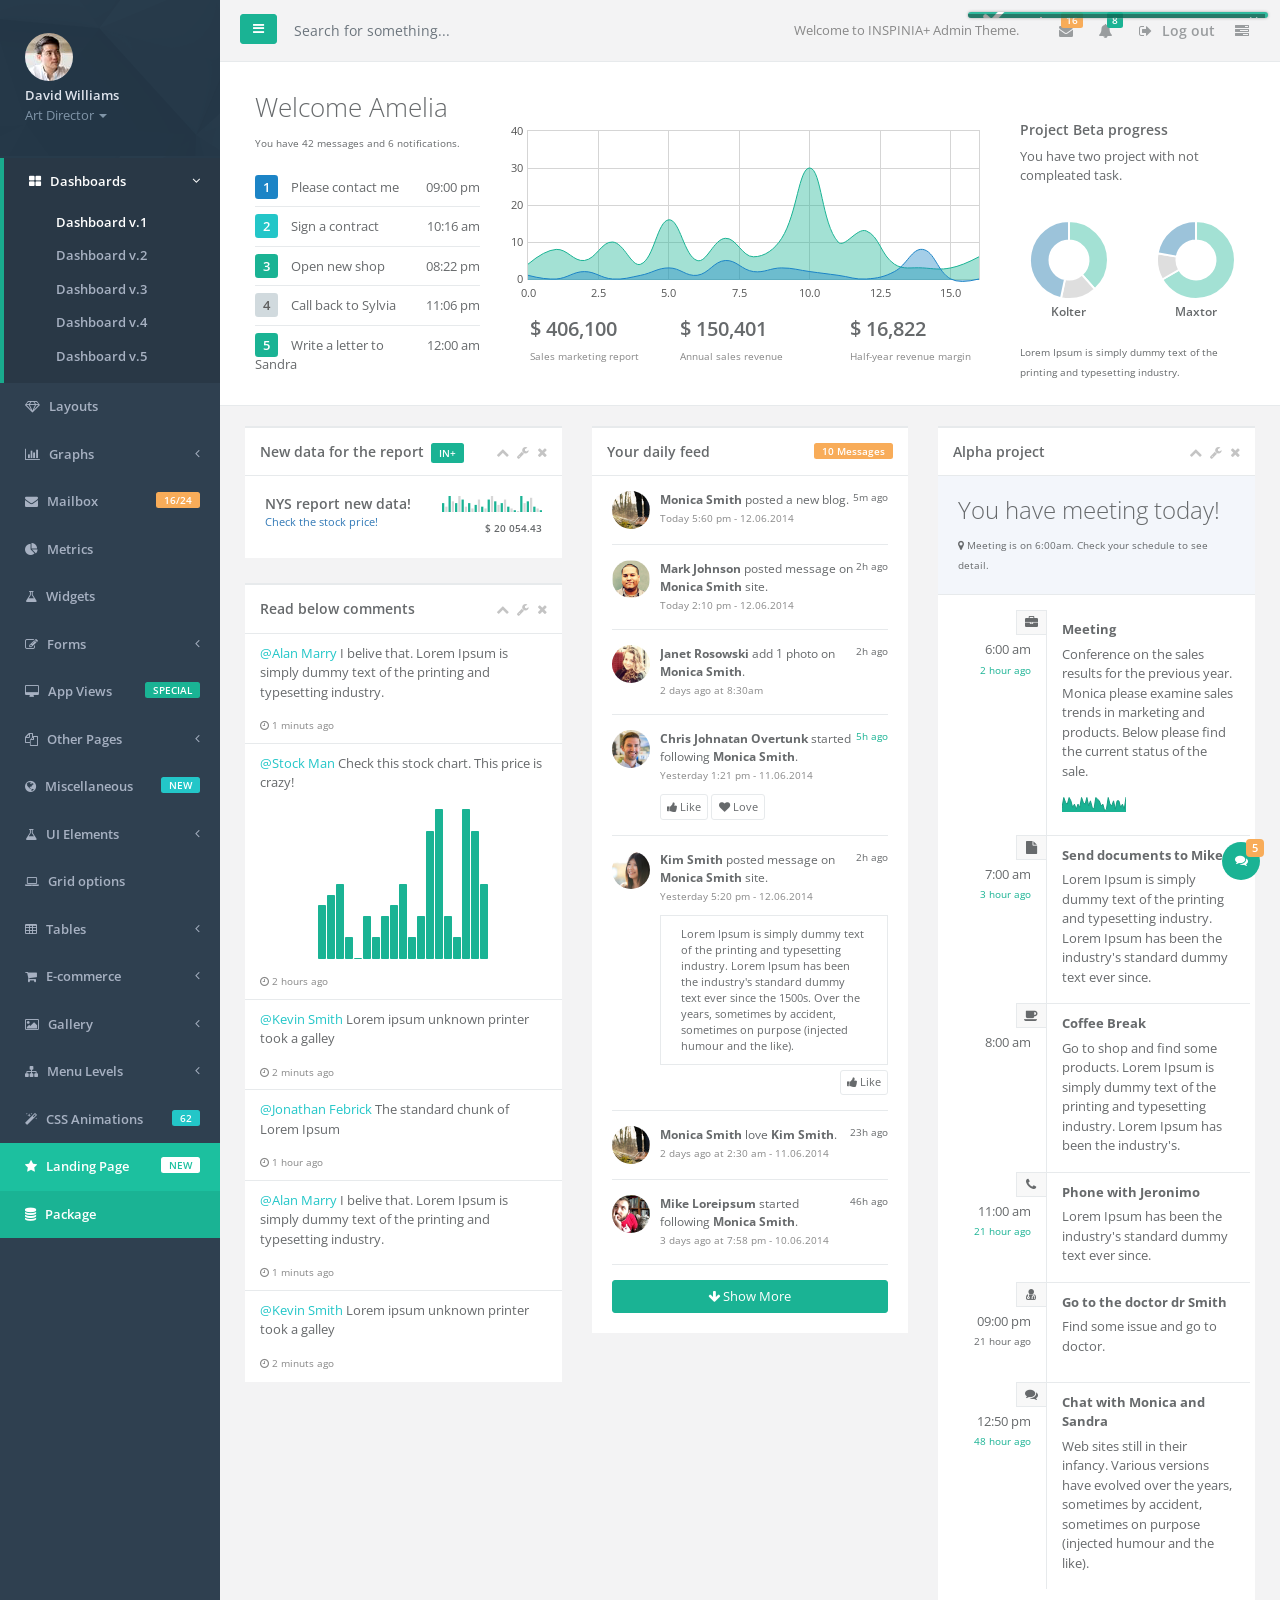
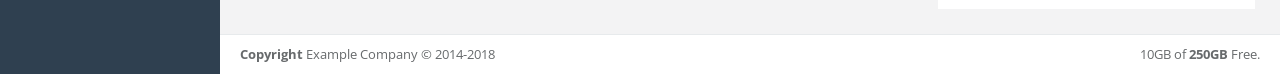
<file: BlogWebUI/wwwroot/admintema/index.html>
<!--
*
*  INSPINIA - Responsive Admin Theme
*  version 2.8
*
-->

<!DOCTYPE html>
<html>

<head>

    <meta charset="utf-8">
    <meta name="viewport" content="width=device-width, initial-scale=1.0">
    <meta http-equiv="X-UA-Compatible" content="IE=edge">

    <title>INSPINIA | Dashboard</title>

    <link href="css/bootstrap.min.css" rel="stylesheet">
    <link href="font-awesome/css/font-awesome.css" rel="stylesheet">

    <!-- Toastr style -->
    <link href="css/plugins/toastr/toastr.min.css" rel="stylesheet">

    <!-- Gritter -->
    <link href="js/plugins/gritter/jquery.gritter.css" rel="stylesheet">

    <link href="css/animate.css" rel="stylesheet">
    <link href="css/style.css" rel="stylesheet">

</head>

<body>
    <div id="wrapper">
        <nav class="navbar-default navbar-static-side" role="navigation">
            <div class="sidebar-collapse">
                <ul class="nav metismenu" id="side-menu">
                    <li class="nav-header">
                        <div class="dropdown profile-element">
                            <img alt="image" class="rounded-circle" src="img/profile_small.jpg"/>
                            <a data-toggle="dropdown" class="dropdown-toggle" href="#">
                                <span class="block m-t-xs font-bold">David Williams</span>
                                <span class="text-muted text-xs block">Art Director <b class="caret"></b></span>
                            </a>
                            <ul class="dropdown-menu animated fadeInRight m-t-xs">
                                <li><a class="dropdown-item" href="profile.html">Profile</a></li>
                                <li><a class="dropdown-item" href="contacts.html">Contacts</a></li>
                                <li><a class="dropdown-item" href="mailbox.html">Mailbox</a></li>
                                <li class="dropdown-divider"></li>
                                <li><a class="dropdown-item" href="login.html">Logout</a></li>
                            </ul>
                        </div>
                        <div class="logo-element">
                            IN+
                        </div>
                    </li>
                    <li class="active">
                        <a href="index.html"><i class="fa fa-th-large"></i> <span class="nav-label">Dashboards</span> <span class="fa arrow"></span></a>
                        <ul class="nav nav-second-level">
                            <li class="active"><a href="index.html">Dashboard v.1</a></li>
                            <li><a href="dashboard_2.html">Dashboard v.2</a></li>
                            <li><a href="dashboard_3.html">Dashboard v.3</a></li>
                            <li><a href="dashboard_4_1.html">Dashboard v.4</a></li>
                            <li><a href="dashboard_5.html">Dashboard v.5 </a></li>
                        </ul>
                    </li>
                    <li>
                        <a href="layouts.html"><i class="fa fa-diamond"></i> <span class="nav-label">Layouts</span></a>
                    </li>
                    <li>
                        <a href="#"><i class="fa fa-bar-chart-o"></i> <span class="nav-label">Graphs</span><span class="fa arrow"></span></a>
                        <ul class="nav nav-second-level collapse">
                            <li><a href="graph_flot.html">Flot Charts</a></li>
                            <li><a href="graph_morris.html">Morris.js Charts</a></li>
                            <li><a href="graph_rickshaw.html">Rickshaw Charts</a></li>
                            <li><a href="graph_chartjs.html">Chart.js</a></li>
                            <li><a href="graph_chartist.html">Chartist</a></li>
                            <li><a href="c3.html">c3 charts</a></li>
                            <li><a href="graph_peity.html">Peity Charts</a></li>
                            <li><a href="graph_sparkline.html">Sparkline Charts</a></li>
                        </ul>
                    </li>
                    <li>
                        <a href="mailbox.html"><i class="fa fa-envelope"></i> <span class="nav-label">Mailbox </span><span class="label label-warning float-right">16/24</span></a>
                        <ul class="nav nav-second-level collapse">
                            <li><a href="mailbox.html">Inbox</a></li>
                            <li><a href="mail_detail.html">Email view</a></li>
                            <li><a href="mail_compose.html">Compose email</a></li>
                            <li><a href="email_template.html">Email templates</a></li>
                        </ul>
                    </li>
                    <li>
                        <a href="metrics.html"><i class="fa fa-pie-chart"></i> <span class="nav-label">Metrics</span>  </a>
                    </li>
                    <li>
                        <a href="widgets.html"><i class="fa fa-flask"></i> <span class="nav-label">Widgets</span></a>
                    </li>
                    <li>
                        <a href="#"><i class="fa fa-edit"></i> <span class="nav-label">Forms</span><span class="fa arrow"></span></a>
                        <ul class="nav nav-second-level collapse">
                            <li><a href="form_basic.html">Basic form</a></li>
                            <li><a href="form_advanced.html">Advanced Plugins</a></li>
                            <li><a href="form_wizard.html">Wizard</a></li>
                            <li><a href="form_file_upload.html">File Upload</a></li>
                            <li><a href="form_editors.html">Text Editor</a></li>
                            <li><a href="form_autocomplete.html">Autocomplete</a></li>
                            <li><a href="form_markdown.html">Markdown</a></li>
                        </ul>
                    </li>
                    <li>
                        <a href="#"><i class="fa fa-desktop"></i> <span class="nav-label">App Views</span>  <span class="float-right label label-primary">SPECIAL</span></a>
                        <ul class="nav nav-second-level collapse">
                            <li><a href="contacts.html">Contacts</a></li>
                            <li><a href="profile.html">Profile</a></li>
                            <li><a href="profile_2.html">Profile v.2</a></li>
                            <li><a href="contacts_2.html">Contacts v.2</a></li>
                            <li><a href="projects.html">Projects</a></li>
                            <li><a href="project_detail.html">Project detail</a></li>
                            <li><a href="activity_stream.html">Activity stream</a></li>
                            <li><a href="teams_board.html">Teams board</a></li>
                            <li><a href="social_feed.html">Social feed</a></li>
                            <li><a href="clients.html">Clients</a></li>
                            <li><a href="full_height.html">Outlook view</a></li>
                            <li><a href="vote_list.html">Vote list</a></li>
                            <li><a href="file_manager.html">File manager</a></li>
                            <li><a href="calendar.html">Calendar</a></li>
                            <li><a href="issue_tracker.html">Issue tracker</a></li>
                            <li><a href="blog.html">Blog</a></li>
                            <li><a href="article.html">Article</a></li>
                            <li><a href="faq.html">FAQ</a></li>
                            <li><a href="timeline.html">Timeline</a></li>
                            <li><a href="pin_board.html">Pin board</a></li>
                        </ul>
                    </li>
                    <li>
                        <a href="#"><i class="fa fa-files-o"></i> <span class="nav-label">Other Pages</span><span class="fa arrow"></span></a>
                        <ul class="nav nav-second-level collapse">
                            <li><a href="search_results.html">Search results</a></li>
                            <li><a href="lockscreen.html">Lockscreen</a></li>
                            <li><a href="invoice.html">Invoice</a></li>
                            <li><a href="login.html">Login</a></li>
                            <li><a href="login_two_columns.html">Login v.2</a></li>
                            <li><a href="forgot_password.html">Forget password</a></li>
                            <li><a href="register.html">Register</a></li>
                            <li><a href="404.html">404 Page</a></li>
                            <li><a href="500.html">500 Page</a></li>
                            <li><a href="empty_page.html">Empty page</a></li>
                        </ul>
                    </li>
                    <li>
                        <a href="#"><i class="fa fa-globe"></i> <span class="nav-label">Miscellaneous</span><span class="label label-info float-right">NEW</span></a>
                        <ul class="nav nav-second-level collapse">
                            <li><a href="toastr_notifications.html">Notification</a></li>
                            <li><a href="nestable_list.html">Nestable list</a></li>
                            <li><a href="agile_board.html">Agile board</a></li>
                            <li><a href="timeline_2.html">Timeline v.2</a></li>
                            <li><a href="diff.html">Diff</a></li>
                            <li><a href="pdf_viewer.html">PDF viewer</a></li>
                            <li><a href="i18support.html">i18 support</a></li>
                            <li><a href="sweetalert.html">Sweet alert</a></li>
                            <li><a href="idle_timer.html">Idle timer</a></li>
                            <li><a href="truncate.html">Truncate</a></li>
                            <li><a href="password_meter.html">Password meter</a></li>
                            <li><a href="spinners.html">Spinners</a></li>
                            <li><a href="spinners_usage.html">Spinners usage</a></li>
                            <li><a href="tinycon.html">Live favicon</a></li>
                            <li><a href="google_maps.html">Google maps</a></li>
                            <li><a href="datamaps.html">Datamaps</a></li>
                            <li><a href="social_buttons.html">Social buttons</a></li>
                            <li><a href="code_editor.html">Code editor</a></li>
                            <li><a href="modal_window.html">Modal window</a></li>
                            <li><a href="clipboard.html">Clipboard</a></li>
                            <li><a href="text_spinners.html">Text spinners</a></li>
                            <li><a href="forum_main.html">Forum view</a></li>
                            <li><a href="validation.html">Validation</a></li>
                            <li><a href="tree_view.html">Tree view</a></li>
                            <li><a href="loading_buttons.html">Loading buttons</a></li>
                            <li><a href="chat_view.html">Chat view</a></li>
                            <li><a href="masonry.html">Masonry</a></li>
                            <li><a href="tour.html">Tour</a></li>
                        </ul>
                    </li>
                    <li>
                        <a href="#"><i class="fa fa-flask"></i> <span class="nav-label">UI Elements</span><span class="fa arrow"></span></a>
                        <ul class="nav nav-second-level collapse">
                            <li><a href="typography.html">Typography</a></li>
                            <li><a href="icons.html">Icons</a></li>
                            <li><a href="draggable_panels.html">Draggable Panels</a></li> <li><a href="resizeable_panels.html">Resizeable Panels</a></li>
                            <li><a href="buttons.html">Buttons</a></li>
                            <li><a href="video.html">Video</a></li>
                            <li><a href="tabs_panels.html">Panels</a></li>
                            <li><a href="tabs.html">Tabs</a></li>
                            <li><a href="notifications.html">Notifications & Tooltips</a></li>
                            <li><a href="helper_classes.html">Helper css classes</a></li>
                            <li><a href="badges_labels.html">Badges, Labels, Progress</a></li>
                        </ul>
                    </li>

                    <li>
                        <a href="grid_options.html"><i class="fa fa-laptop"></i> <span class="nav-label">Grid options</span></a>
                    </li>
                    <li>
                        <a href="#"><i class="fa fa-table"></i> <span class="nav-label">Tables</span><span class="fa arrow"></span></a>
                        <ul class="nav nav-second-level collapse">
                            <li><a href="table_basic.html">Static Tables</a></li>
                            <li><a href="table_data_tables.html">Data Tables</a></li>
                            <li><a href="table_foo_table.html">Foo Tables</a></li>
                            <li><a href="jq_grid.html">jqGrid</a></li>
                        </ul>
                    </li>
                    <li>
                        <a href="#"><i class="fa fa-shopping-cart"></i> <span class="nav-label">E-commerce</span><span class="fa arrow"></span></a>
                        <ul class="nav nav-second-level collapse">
                            <li><a href="ecommerce_products_grid.html">Products grid</a></li>
                            <li><a href="ecommerce_product_list.html">Products list</a></li>
                            <li><a href="ecommerce_product.html">Product edit</a></li>
                            <li><a href="ecommerce_product_detail.html">Product detail</a></li>
                            <li><a href="ecommerce-cart.html">Cart</a></li>
                            <li><a href="ecommerce-orders.html">Orders</a></li>
                            <li><a href="ecommerce_payments.html">Credit Card form</a></li>
                        </ul>
                    </li>
                    <li>
                        <a href="#"><i class="fa fa-picture-o"></i> <span class="nav-label">Gallery</span><span class="fa arrow"></span></a>
                        <ul class="nav nav-second-level collapse">
                            <li><a href="basic_gallery.html">Lightbox Gallery</a></li>
                            <li><a href="slick_carousel.html">Slick Carousel</a></li>
                            <li><a href="carousel.html">Bootstrap Carousel</a></li>

                        </ul>
                    </li>
                    <li>
                        <a href="#"><i class="fa fa-sitemap"></i> <span class="nav-label">Menu Levels </span><span class="fa arrow"></span></a>
                        <ul class="nav nav-second-level collapse">
                            <li>
                                <a href="#" id="damian">Third Level <span class="fa arrow"></span></a>
                                <ul class="nav nav-third-level">
                                    <li>
                                        <a href="#">Third Level Item</a>
                                    </li>
                                    <li>
                                        <a href="#">Third Level Item</a>
                                    </li>
                                    <li>
                                        <a href="#">Third Level Item</a>
                                    </li>

                                </ul>
                            </li>
                            <li><a href="#">Second Level Item</a></li>
                            <li>
                                <a href="#">Second Level Item</a></li>
                            <li>
                                <a href="#">Second Level Item</a></li>
                        </ul>
                    </li>
                    <li>
                        <a href="css_animation.html"><i class="fa fa-magic"></i> <span class="nav-label">CSS Animations </span><span class="label label-info float-right">62</span></a>
                    </li>
                    <li class="landing_link">
                        <a target="_blank" href="landing.html"><i class="fa fa-star"></i> <span class="nav-label">Landing Page</span> <span class="label label-warning float-right">NEW</span></a>
                    </li>
                    <li class="special_link">
                        <a href="package.html"><i class="fa fa-database"></i> <span class="nav-label">Package</span></a>
                    </li>
                </ul>

            </div>
        </nav>

        <div id="page-wrapper" class="gray-bg dashbard-1">
        <div class="row border-bottom">
        <nav class="navbar navbar-static-top" role="navigation" style="margin-bottom: 0">
        <div class="navbar-header">
            <a class="navbar-minimalize minimalize-styl-2 btn btn-primary " href="#"><i class="fa fa-bars"></i> </a>
            <form role="search" class="navbar-form-custom" action="search_results.html">
                <div class="form-group">
                    <input type="text" placeholder="Search for something..." class="form-control" name="top-search" id="top-search">
                </div>
            </form>
        </div>
            <ul class="nav navbar-top-links navbar-right">
                <li style="padding: 20px">
                    <span class="m-r-sm text-muted welcome-message">Welcome to INSPINIA+ Admin Theme.</span>
                </li>
                <li class="dropdown">
                    <a class="dropdown-toggle count-info" data-toggle="dropdown" href="#">
                        <i class="fa fa-envelope"></i>  <span class="label label-warning">16</span>
                    </a>
                    <ul class="dropdown-menu dropdown-messages dropdown-menu-right">
                        <li>
                            <div class="dropdown-messages-box">
                                <a class="dropdown-item float-left" href="profile.html">
                                    <img alt="image" class="rounded-circle" src="img/a7.jpg">
                                </a>
                                <div class="media-body">
                                    <small class="float-right">46h ago</small>
                                    <strong>Mike Loreipsum</strong> started following <strong>Monica Smith</strong>. <br>
                                    <small class="text-muted">3 days ago at 7:58 pm - 10.06.2014</small>
                                </div>
                            </div>
                        </li>
                        <li class="dropdown-divider"></li>
                        <li>
                            <div class="dropdown-messages-box">
                                <a class="dropdown-item float-left" href="profile.html">
                                    <img alt="image" class="rounded-circle" src="img/a4.jpg">
                                </a>
                                <div class="media-body ">
                                    <small class="float-right text-navy">5h ago</small>
                                    <strong>Chris Johnatan Overtunk</strong> started following <strong>Monica Smith</strong>. <br>
                                    <small class="text-muted">Yesterday 1:21 pm - 11.06.2014</small>
                                </div>
                            </div>
                        </li>
                        <li class="dropdown-divider"></li>
                        <li>
                            <div class="dropdown-messages-box">
                                <a class="dropdown-item float-left" href="profile.html">
                                    <img alt="image" class="rounded-circle" src="img/profile.jpg">
                                </a>
                                <div class="media-body ">
                                    <small class="float-right">23h ago</small>
                                    <strong>Monica Smith</strong> love <strong>Kim Smith</strong>. <br>
                                    <small class="text-muted">2 days ago at 2:30 am - 11.06.2014</small>
                                </div>
                            </div>
                        </li>
                        <li class="dropdown-divider"></li>
                        <li>
                            <div class="text-center link-block">
                                <a href="mailbox.html" class="dropdown-item">
                                    <i class="fa fa-envelope"></i> <strong>Read All Messages</strong>
                                </a>
                            </div>
                        </li>
                    </ul>
                </li>
                <li class="dropdown">
                    <a class="dropdown-toggle count-info" data-toggle="dropdown" href="#">
                        <i class="fa fa-bell"></i>  <span class="label label-primary">8</span>
                    </a>
                    <ul class="dropdown-menu dropdown-alerts">
                        <li>
                            <a href="mailbox.html" class="dropdown-item">
                                <div>
                                    <i class="fa fa-envelope fa-fw"></i> You have 16 messages
                                    <span class="float-right text-muted small">4 minutes ago</span>
                                </div>
                            </a>
                        </li>
                        <li class="dropdown-divider"></li>
                        <li>
                            <a href="profile.html" class="dropdown-item">
                                <div>
                                    <i class="fa fa-twitter fa-fw"></i> 3 New Followers
                                    <span class="float-right text-muted small">12 minutes ago</span>
                                </div>
                            </a>
                        </li>
                        <li class="dropdown-divider"></li>
                        <li>
                            <a href="grid_options.html" class="dropdown-item">
                                <div>
                                    <i class="fa fa-upload fa-fw"></i> Server Rebooted
                                    <span class="float-right text-muted small">4 minutes ago</span>
                                </div>
                            </a>
                        </li>
                        <li class="dropdown-divider"></li>
                        <li>
                            <div class="text-center link-block">
                                <a href="notifications.html" class="dropdown-item">
                                    <strong>See All Alerts</strong>
                                    <i class="fa fa-angle-right"></i>
                                </a>
                            </div>
                        </li>
                    </ul>
                </li>


                <li>
                    <a href="login.html">
                        <i class="fa fa-sign-out"></i> Log out
                    </a>
                </li>
                <li>
                    <a class="right-sidebar-toggle">
                        <i class="fa fa-tasks"></i>
                    </a>
                </li>
            </ul>

        </nav>
        </div>
                <div class="row  border-bottom white-bg dashboard-header">

                    <div class="col-md-3">
                        <h2>Welcome Amelia</h2>
                        <small>You have 42 messages and 6 notifications.</small>
                        <ul class="list-group clear-list m-t">
                            <li class="list-group-item fist-item">
                                <span class="float-right">
                                    09:00 pm
                                </span>
                                <span class="label label-success">1</span> Please contact me
                            </li>
                            <li class="list-group-item">
                                <span class="float-right">
                                    10:16 am
                                </span>
                                <span class="label label-info">2</span> Sign a contract
                            </li>
                            <li class="list-group-item">
                                <span class="float-right">
                                    08:22 pm
                                </span>
                                <span class="label label-primary">3</span> Open new shop
                            </li>
                            <li class="list-group-item">
                                <span class="float-right">
                                    11:06 pm
                                </span>
                                <span class="label label-default">4</span> Call back to Sylvia
                            </li>
                            <li class="list-group-item">
                                <span class="float-right">
                                    12:00 am
                                </span>
                                <span class="label label-primary">5</span> Write a letter to Sandra
                            </li>
                        </ul>
                    </div>
                    <div class="col-md-6">
                        <div class="flot-chart dashboard-chart">
                            <div class="flot-chart-content" id="flot-dashboard-chart"></div>
                        </div>
                        <div class="row text-left">
                            <div class="col">
                                <div class=" m-l-md">
                                <span class="h5 font-bold m-t block">$ 406,100</span>
                                <small class="text-muted m-b block">Sales marketing report</small>
                                </div>
                            </div>
                            <div class="col">
                                <span class="h5 font-bold m-t block">$ 150,401</span>
                                <small class="text-muted m-b block">Annual sales revenue</small>
                            </div>
                            <div class="col">
                                <span class="h5 font-bold m-t block">$ 16,822</span>
                                <small class="text-muted m-b block">Half-year revenue margin</small>
                            </div>

                        </div>
                    </div>
                    <div class="col-md-3">
                        <div class="statistic-box">
                        <h4>
                            Project Beta progress
                        </h4>
                        <p>
                            You have two project with not compleated task.
                        </p>
                            <div class="row text-center">
                                <div class="col-lg-6">
                                    <canvas id="doughnutChart2" width="80" height="80" style="margin: 18px auto 0"></canvas>
                                    <h5 >Kolter</h5>
                                </div>
                                <div class="col-lg-6">
                                    <canvas id="doughnutChart" width="80" height="80" style="margin: 18px auto 0"></canvas>
                                    <h5 >Maxtor</h5>
                                </div>
                            </div>
                            <div class="m-t">
                                <small>Lorem Ipsum is simply dummy text of the printing and typesetting industry.</small>
                            </div>

                        </div>
                    </div>

            </div>
        <div class="row">
            <div class="col-lg-12">
                <div class="wrapper wrapper-content">
                        <div class="row">
                        <div class="col-lg-4">
                            <div class="ibox ">
                                <div class="ibox-title">
                                    <h5>New data for the report</h5> <span class="label label-primary">IN+</span>
                                    <div class="ibox-tools">
                                        <a class="collapse-link" href="">
                                            <i class="fa fa-chevron-up"></i>
                                        </a>
                                        <a class="dropdown-toggle" data-toggle="dropdown" href="#">
                                            <i class="fa fa-wrench"></i>
                                        </a>
                                        <ul class="dropdown-menu dropdown-user">
                                            <li><a href="#" class="dropdown-item">Config option 1</a>
                                            </li>
                                            <li><a href="#" class="dropdown-item">Config option 2</a>
                                            </li>
                                        </ul>
                                        <a class="close-link" href="">
                                            <i class="fa fa-times"></i>
                                        </a>
                                    </div>
                                </div>
                                <div class="ibox-content">
                                    <div>

                                        <div class="float-right text-right">

                                            <span class="bar_dashboard">5,3,9,6,5,9,7,3,5,2,4,7,3,2,7,9,6,4,5,7,3,2,1,0,9,5,6,8,3,2,1</span>
                                            <br/>
                                            <small class="font-bold">$ 20 054.43</small>
                                        </div>
                                        <h4>NYS report new data!
                                            <br/>
                                            <small class="m-r"><a href="graph_flot.html"> Check the stock price! </a> </small>
                                        </h4>
                                        </div>
                                    </div>
                                </div>
                            <div class="ibox ">
                                <div class="ibox-title">
                                    <h5>Read below comments</h5>
                                    <div class="ibox-tools">
                                        <a class="collapse-link" href="">
                                            <i class="fa fa-chevron-up"></i>
                                        </a>
                                        <a class="dropdown-toggle" data-toggle="dropdown" href="#">
                                            <i class="fa fa-wrench"></i>
                                        </a>
                                        <ul class="dropdown-menu dropdown-user">
                                            <li><a href="#" class="dropdown-item">Config option 1</a>
                                            </li>
                                            <li><a href="#" class="dropdown-item">Config option 2</a>
                                            </li>
                                        </ul>
                                        <a class="close-link" href="">
                                            <i class="fa fa-times"></i>
                                        </a>
                                    </div>
                                </div>
                                <div class="ibox-content no-padding">
                                    <ul class="list-group">
                                        <li class="list-group-item">
                                            <p><a class="text-info" href="#">@Alan Marry</a> I belive that. Lorem Ipsum is simply dummy text of the printing and typesetting industry.</p>
                                            <small class="block text-muted"><i class="fa fa-clock-o"></i> 1 minuts ago</small>
                                        </li>
                                        <li class="list-group-item">
                                            <p><a class="text-info" href="#">@Stock Man</a> Check this stock chart. This price is crazy! </p>
                                            <div class="text-center m">
                                                <span id="sparkline8"></span>
                                            </div>
                                            <small class="block text-muted"><i class="fa fa-clock-o"></i> 2 hours ago</small>
                                        </li>
                                        <li class="list-group-item">
                                            <p><a class="text-info" href="#">@Kevin Smith</a> Lorem ipsum unknown printer took a galley </p>
                                            <small class="block text-muted"><i class="fa fa-clock-o"></i> 2 minuts ago</small>
                                        </li>
                                        <li class="list-group-item ">
                                            <p><a class="text-info" href="#">@Jonathan Febrick</a> The standard chunk of Lorem Ipsum</p>
                                            <small class="block text-muted"><i class="fa fa-clock-o"></i> 1 hour ago</small>
                                        </li>
                                        <li class="list-group-item">
                                            <p><a class="text-info" href="#">@Alan Marry</a> I belive that. Lorem Ipsum is simply dummy text of the printing and typesetting industry.</p>
                                            <small class="block text-muted"><i class="fa fa-clock-o"></i> 1 minuts ago</small>
                                        </li>
                                        <li class="list-group-item">
                                            <p><a class="text-info" href="#">@Kevin Smith</a> Lorem ipsum unknown printer took a galley </p>
                                            <small class="block text-muted"><i class="fa fa-clock-o"></i> 2 minuts ago</small>
                                        </li>
                                    </ul>
                                </div>
                            </div>
                        </div>
                            <div class="col-lg-4">
                                <div class="ibox ">
                                    <div class="ibox-title">
                                        <h5>Your daily feed</h5>
                                        <div class="ibox-tools">
                                            <span class="label label-warning-light float-right">10 Messages</span>
                                           </div>
                                    </div>
                                    <div class="ibox-content">

                                        <div>
                                            <div class="feed-activity-list">

                                                <div class="feed-element">
                                                    <a class="float-left" href="profile.html">
                                                        <img alt="image" class="rounded-circle" src="img/profile.jpg">
                                                    </a>
                                                    <div class="media-body ">
                                                        <small class="float-right">5m ago</small>
                                                        <strong>Monica Smith</strong> posted a new blog. <br>
                                                        <small class="text-muted">Today 5:60 pm - 12.06.2014</small>

                                                    </div>
                                                </div>

                                                <div class="feed-element">
                                                    <a class="float-left" href="profile.html">
                                                        <img alt="image" class="rounded-circle" src="img/a2.jpg">
                                                    </a>
                                                    <div class="media-body ">
                                                        <small class="float-right">2h ago</small>
                                                        <strong>Mark Johnson</strong> posted message on <strong>Monica Smith</strong> site. <br>
                                                        <small class="text-muted">Today 2:10 pm - 12.06.2014</small>
                                                    </div>
                                                </div>
                                                <div class="feed-element">
                                                    <a class="float-left" href="profile.html">
                                                        <img alt="image" class="rounded-circle" src="img/a3.jpg">
                                                    </a>
                                                    <div class="media-body ">
                                                        <small class="float-right">2h ago</small>
                                                        <strong>Janet Rosowski</strong> add 1 photo on <strong>Monica Smith</strong>. <br>
                                                        <small class="text-muted">2 days ago at 8:30am</small>
                                                    </div>
                                                </div>
                                                <div class="feed-element">
                                                    <a class="float-left" href="profile.html">
                                                        <img alt="image" class="rounded-circle" src="img/a4.jpg">
                                                    </a>
                                                    <div class="media-body ">
                                                        <small class="float-right text-navy">5h ago</small>
                                                        <strong>Chris Johnatan Overtunk</strong> started following <strong>Monica Smith</strong>. <br>
                                                        <small class="text-muted">Yesterday 1:21 pm - 11.06.2014</small>
                                                        <div class="actions">
                                                            <a href=""  class="btn btn-xs btn-white"><i class="fa fa-thumbs-up"></i> Like </a>
                                                            <a href=""  class="btn btn-xs btn-white"><i class="fa fa-heart"></i> Love</a>
                                                        </div>
                                                    </div>
                                                </div>
                                                <div class="feed-element">
                                                    <a class="float-left" href="profile.html">
                                                        <img alt="image" class="rounded-circle" src="img/a5.jpg">
                                                    </a>
                                                    <div class="media-body ">
                                                        <small class="float-right">2h ago</small>
                                                        <strong>Kim Smith</strong> posted message on <strong>Monica Smith</strong> site. <br>
                                                        <small class="text-muted">Yesterday 5:20 pm - 12.06.2014</small>
                                                        <div class="well">
                                                            Lorem Ipsum is simply dummy text of the printing and typesetting industry. Lorem Ipsum has been the industry's standard dummy text ever since the 1500s.
                                                            Over the years, sometimes by accident, sometimes on purpose (injected humour and the like).
                                                        </div>
                                                        <div class="float-right">
                                                            <a href=""  class="btn btn-xs btn-white"><i class="fa fa-thumbs-up"></i> Like </a>
                                                        </div>
                                                    </div>
                                                </div>
                                                <div class="feed-element">
                                                    <a class="float-left" href="profile.html">
                                                        <img alt="image" class="rounded-circle" src="img/profile.jpg">
                                                    </a>
                                                    <div class="media-body ">
                                                        <small class="float-right">23h ago</small>
                                                        <strong>Monica Smith</strong> love <strong>Kim Smith</strong>. <br>
                                                        <small class="text-muted">2 days ago at 2:30 am - 11.06.2014</small>
                                                    </div>
                                                </div>
                                                <div class="feed-element">
                                                    <a class="float-left" href="profile.html">
                                                        <img alt="image" class="rounded-circle" src="img/a7.jpg">
                                                    </a>
                                                    <div class="media-body ">
                                                        <small class="float-right">46h ago</small>
                                                        <strong>Mike Loreipsum</strong> started following <strong>Monica Smith</strong>. <br>
                                                        <small class="text-muted">3 days ago at 7:58 pm - 10.06.2014</small>
                                                    </div>
                                                </div>
                                            </div>

                                            <button class="btn btn-primary btn-block m-t"><i class="fa fa-arrow-down"></i> Show More</button>

                                        </div>

                                    </div>
                                </div>

                            </div>
                        <div class="col-lg-4">
                            <div class="ibox ">
                                <div class="ibox-title">
                                    <h5>Alpha project</h5>
                                    <div class="ibox-tools">
                                        <a class="collapse-link" href="">
                                            <i class="fa fa-chevron-up"></i>
                                        </a>
                                        <a class="dropdown-toggle" data-toggle="dropdown" href="#">
                                            <i class="fa fa-wrench"></i>
                                        </a>
                                        <ul class="dropdown-menu dropdown-user">
                                            <li><a href="#" class="dropdown-item">Config option 1</a>
                                            </li>
                                            <li><a href="#" class="dropdown-item">Config option 2</a>
                                            </li>
                                        </ul>
                                        <a class="close-link" href="">
                                            <i class="fa fa-times"></i>
                                        </a>
                                    </div>
                                </div>
                                <div class="ibox-content ibox-heading">
                                    <h3>You have meeting today!</h3>
                                    <small><i class="fa fa-map-marker"></i> Meeting is on 6:00am. Check your schedule to see detail.</small>
                                </div>
                                <div class="ibox-content inspinia-timeline">

                                    <div class="timeline-item">
                                        <div class="row">
                                            <div class="col-4 date">
                                                <i class="fa fa-briefcase"></i>
                                                6:00 am
                                                <br/>
                                                <small class="text-navy">2 hour ago</small>
                                            </div>
                                            <div class="col content no-top-border">
                                                <p class="m-b-xs"><strong>Meeting</strong></p>

                                                <p>Conference on the sales results for the previous year. Monica please examine sales trends in marketing and products. Below please find the current status of the
                                                    sale.</p>

                                                <p><span data-diameter="40" class="updating-chart">5,3,9,6,5,9,7,3,5,2,5,3,9,6,5,9,4,7,3,2,9,8,7,4,5,1,2,9,5,4,7,2,7,7,3,5,2</span></p>
                                            </div>
                                        </div>
                                    </div>
                                    <div class="timeline-item">
                                        <div class="row">
                                            <div class="col-4 date">
                                                <i class="fa fa-file"></i>
                                                7:00 am
                                                <br/>
                                                <small class="text-navy">3 hour ago</small>
                                            </div>
                                            <div class="col content">
                                                <p class="m-b-xs"><strong>Send documents to Mike</strong></p>
                                                <p>Lorem Ipsum is simply dummy text of the printing and typesetting industry. Lorem Ipsum has been the industry's standard dummy text ever since.</p>
                                            </div>
                                        </div>
                                    </div>
                                    <div class="timeline-item">
                                        <div class="row">
                                            <div class="col-4 date">
                                                <i class="fa fa-coffee"></i>
                                                8:00 am
                                                <br/>
                                            </div>
                                            <div class="col content">
                                                <p class="m-b-xs"><strong>Coffee Break</strong></p>
                                                <p>
                                                    Go to shop and find some products.
                                                    Lorem Ipsum is simply dummy text of the printing and typesetting industry. Lorem Ipsum has been the industry's.
                                                </p>
                                            </div>
                                        </div>
                                    </div>
                                    <div class="timeline-item">
                                        <div class="row">
                                            <div class="col-4 date">
                                                <i class="fa fa-phone"></i>
                                                11:00 am
                                                <br/>
                                                <small class="text-navy">21 hour ago</small>
                                            </div>
                                            <div class="col content">
                                                <p class="m-b-xs"><strong>Phone with Jeronimo</strong></p>
                                                <p>
                                                    Lorem Ipsum has been the industry's standard dummy text ever since.
                                                </p>
                                            </div>
                                        </div>
                                    </div>
                                    <div class="timeline-item">
                                        <div class="row">
                                            <div class="col-4 date">
                                                <i class="fa fa-user-md"></i>
                                                09:00 pm
                                                <br/>
                                                <small>21 hour ago</small>
                                            </div>
                                            <div class="col content">
                                                <p class="m-b-xs"><strong>Go to the doctor dr Smith</strong></p>
                                                <p>
                                                    Find some issue and go to doctor.
                                                </p>
                                            </div>
                                        </div>
                                    </div>
                                    <div class="timeline-item">
                                        <div class="row">
                                            <div class="col-4 date">
                                                <i class="fa fa-comments"></i>
                                                12:50 pm
                                                <br/>
                                                <small class="text-navy">48 hour ago</small>
                                            </div>
                                            <div class="col content">
                                                <p class="m-b-xs"><strong>Chat with Monica and Sandra</strong></p>
                                                <p>
                                                    Web sites still in their infancy. Various versions have evolved over the years, sometimes by accident, sometimes on purpose (injected humour and the like).
                                                </p>
                                            </div>
                                        </div>
                                    </div>

                                </div>
                            </div>
                        </div>

                        </div>
                </div>

            </div>
        </div>
            <div class="footer">
                <div class="float-right">
                    10GB of <strong>250GB</strong> Free.
                </div>
                <div>
                    <strong>Copyright</strong> Example Company &copy; 2014-2018
                </div>
            </div>
        </div>
        <div class="small-chat-box fadeInRight animated">

            <div class="heading" draggable="true">
                <small class="chat-date float-right">
                    02.19.2015
                </small>
                Small chat
            </div>

            <div class="content">

                <div class="left">
                    <div class="author-name">
                        Monica Jackson <small class="chat-date">
                        10:02 am
                    </small>
                    </div>
                    <div class="chat-message active">
                        Lorem Ipsum is simply dummy text input.
                    </div>

                </div>
                <div class="right">
                    <div class="author-name">
                        Mick Smith
                        <small class="chat-date">
                            11:24 am
                        </small>
                    </div>
                    <div class="chat-message">
                        Lorem Ipsum is simpl.
                    </div>
                </div>
                <div class="left">
                    <div class="author-name">
                        Alice Novak
                        <small class="chat-date">
                            08:45 pm
                        </small>
                    </div>
                    <div class="chat-message active">
                        Check this stock char.
                    </div>
                </div>
                <div class="right">
                    <div class="author-name">
                        Anna Lamson
                        <small class="chat-date">
                            11:24 am
                        </small>
                    </div>
                    <div class="chat-message">
                        The standard chunk of Lorem Ipsum
                    </div>
                </div>
                <div class="left">
                    <div class="author-name">
                        Mick Lane
                        <small class="chat-date">
                            08:45 pm
                        </small>
                    </div>
                    <div class="chat-message active">
                        I belive that. Lorem Ipsum is simply dummy text.
                    </div>
                </div>


            </div>
            <div class="form-chat">
                <div class="input-group input-group-sm">
                    <input type="text" class="form-control">
                    <span class="input-group-btn"> <button
                        class="btn btn-primary" type="button">Send
                </button> </span></div>
            </div>

        </div>
        <div id="small-chat">

            <span class="badge badge-warning float-right">5</span>
            <a class="open-small-chat" href="">
                <i class="fa fa-comments"></i>

            </a>
        </div>
        <div id="right-sidebar" class="animated">
            <div class="sidebar-container">

                <ul class="nav nav-tabs navs-3">
                    <li>
                        <a class="nav-link active" data-toggle="tab" href="#tab-1"> Notes </a>
                    </li>
                    <li>
                        <a class="nav-link" data-toggle="tab" href="#tab-2"> Projects </a>
                    </li>
                    <li>
                        <a class="nav-link" data-toggle="tab" href="#tab-3"> <i class="fa fa-gear"></i> </a>
                    </li>
                </ul>

                <div class="tab-content">


                    <div id="tab-1" class="tab-pane active">

                        <div class="sidebar-title">
                            <h3> <i class="fa fa-comments-o"></i> Latest Notes</h3>
                            <small><i class="fa fa-tim"></i> You have 10 new message.</small>
                        </div>

                        <div>

                            <div class="sidebar-message">
                                <a href="#">
                                    <div class="float-left text-center">
                                        <img alt="image" class="rounded-circle message-avatar" src="img/a1.jpg">

                                        <div class="m-t-xs">
                                            <i class="fa fa-star text-warning"></i>
                                            <i class="fa fa-star text-warning"></i>
                                        </div>
                                    </div>
                                    <div class="media-body">

                                        There are many variations of passages of Lorem Ipsum available.
                                        <br>
                                        <small class="text-muted">Today 4:21 pm</small>
                                    </div>
                                </a>
                            </div>
                            <div class="sidebar-message">
                                <a href="#">
                                    <div class="float-left text-center">
                                        <img alt="image" class="rounded-circle message-avatar" src="img/a2.jpg">
                                    </div>
                                    <div class="media-body">
                                        The point of using Lorem Ipsum is that it has a more-or-less normal.
                                        <br>
                                        <small class="text-muted">Yesterday 2:45 pm</small>
                                    </div>
                                </a>
                            </div>
                            <div class="sidebar-message">
                                <a href="#">
                                    <div class="float-left text-center">
                                        <img alt="image" class="rounded-circle message-avatar" src="img/a3.jpg">

                                        <div class="m-t-xs">
                                            <i class="fa fa-star text-warning"></i>
                                            <i class="fa fa-star text-warning"></i>
                                            <i class="fa fa-star text-warning"></i>
                                        </div>
                                    </div>
                                    <div class="media-body">
                                        Mevolved over the years, sometimes by accident, sometimes on purpose (injected humour and the like).
                                        <br>
                                        <small class="text-muted">Yesterday 1:10 pm</small>
                                    </div>
                                </a>
                            </div>
                            <div class="sidebar-message">
                                <a href="#">
                                    <div class="float-left text-center">
                                        <img alt="image" class="rounded-circle message-avatar" src="img/a4.jpg">
                                    </div>

                                    <div class="media-body">
                                        Lorem Ipsum, you need to be sure there isn't anything embarrassing hidden in the
                                        <br>
                                        <small class="text-muted">Monday 8:37 pm</small>
                                    </div>
                                </a>
                            </div>
                            <div class="sidebar-message">
                                <a href="#">
                                    <div class="float-left text-center">
                                        <img alt="image" class="rounded-circle message-avatar" src="img/a8.jpg">
                                    </div>
                                    <div class="media-body">

                                        All the Lorem Ipsum generators on the Internet tend to repeat.
                                        <br>
                                        <small class="text-muted">Today 4:21 pm</small>
                                    </div>
                                </a>
                            </div>
                            <div class="sidebar-message">
                                <a href="#">
                                    <div class="float-left text-center">
                                        <img alt="image" class="rounded-circle message-avatar" src="img/a7.jpg">
                                    </div>
                                    <div class="media-body">
                                        Renaissance. The first line of Lorem Ipsum, "Lorem ipsum dolor sit amet..", comes from a line in section 1.10.32.
                                        <br>
                                        <small class="text-muted">Yesterday 2:45 pm</small>
                                    </div>
                                </a>
                            </div>
                            <div class="sidebar-message">
                                <a href="#">
                                    <div class="float-left text-center">
                                        <img alt="image" class="rounded-circle message-avatar" src="img/a3.jpg">

                                        <div class="m-t-xs">
                                            <i class="fa fa-star text-warning"></i>
                                            <i class="fa fa-star text-warning"></i>
                                            <i class="fa fa-star text-warning"></i>
                                        </div>
                                    </div>
                                    <div class="media-body">
                                        The standard chunk of Lorem Ipsum used since the 1500s is reproduced below.
                                        <br>
                                        <small class="text-muted">Yesterday 1:10 pm</small>
                                    </div>
                                </a>
                            </div>
                            <div class="sidebar-message">
                                <a href="#">
                                    <div class="float-left text-center">
                                        <img alt="image" class="rounded-circle message-avatar" src="img/a4.jpg">
                                    </div>
                                    <div class="media-body">
                                        Uncover many web sites still in their infancy. Various versions have.
                                        <br>
                                        <small class="text-muted">Monday 8:37 pm</small>
                                    </div>
                                </a>
                            </div>
                        </div>

                    </div>

                    <div id="tab-2" class="tab-pane">

                        <div class="sidebar-title">
                            <h3> <i class="fa fa-cube"></i> Latest projects</h3>
                            <small><i class="fa fa-tim"></i> You have 14 projects. 10 not completed.</small>
                        </div>

                        <ul class="sidebar-list">
                            <li>
                                <a href="#">
                                    <div class="small float-right m-t-xs">9 hours ago</div>
                                    <h4>Business valuation</h4>
                                    It is a long established fact that a reader will be distracted.

                                    <div class="small">Completion with: 22%</div>
                                    <div class="progress progress-mini">
                                        <div style="width: 22%;" class="progress-bar progress-bar-warning"></div>
                                    </div>
                                    <div class="small text-muted m-t-xs">Project end: 4:00 pm - 12.06.2014</div>
                                </a>
                            </li>
                            <li>
                                <a href="#">
                                    <div class="small float-right m-t-xs">9 hours ago</div>
                                    <h4>Contract with Company </h4>
                                    Many desktop publishing packages and web page editors.

                                    <div class="small">Completion with: 48%</div>
                                    <div class="progress progress-mini">
                                        <div style="width: 48%;" class="progress-bar"></div>
                                    </div>
                                </a>
                            </li>
                            <li>
                                <a href="#">
                                    <div class="small float-right m-t-xs">9 hours ago</div>
                                    <h4>Meeting</h4>
                                    By the readable content of a page when looking at its layout.

                                    <div class="small">Completion with: 14%</div>
                                    <div class="progress progress-mini">
                                        <div style="width: 14%;" class="progress-bar progress-bar-info"></div>
                                    </div>
                                </a>
                            </li>
                            <li>
                                <a href="#">
                                    <span class="label label-primary float-right">NEW</span>
                                    <h4>The generated</h4>
                                    There are many variations of passages of Lorem Ipsum available.
                                    <div class="small">Completion with: 22%</div>
                                    <div class="small text-muted m-t-xs">Project end: 4:00 pm - 12.06.2014</div>
                                </a>
                            </li>
                            <li>
                                <a href="#">
                                    <div class="small float-right m-t-xs">9 hours ago</div>
                                    <h4>Business valuation</h4>
                                    It is a long established fact that a reader will be distracted.

                                    <div class="small">Completion with: 22%</div>
                                    <div class="progress progress-mini">
                                        <div style="width: 22%;" class="progress-bar progress-bar-warning"></div>
                                    </div>
                                    <div class="small text-muted m-t-xs">Project end: 4:00 pm - 12.06.2014</div>
                                </a>
                            </li>
                            <li>
                                <a href="#">
                                    <div class="small float-right m-t-xs">9 hours ago</div>
                                    <h4>Contract with Company </h4>
                                    Many desktop publishing packages and web page editors.

                                    <div class="small">Completion with: 48%</div>
                                    <div class="progress progress-mini">
                                        <div style="width: 48%;" class="progress-bar"></div>
                                    </div>
                                </a>
                            </li>
                            <li>
                                <a href="#">
                                    <div class="small float-right m-t-xs">9 hours ago</div>
                                    <h4>Meeting</h4>
                                    By the readable content of a page when looking at its layout.

                                    <div class="small">Completion with: 14%</div>
                                    <div class="progress progress-mini">
                                        <div style="width: 14%;" class="progress-bar progress-bar-info"></div>
                                    </div>
                                </a>
                            </li>
                            <li>
                                <a href="#">
                                    <span class="label label-primary float-right">NEW</span>
                                    <h4>The generated</h4>
                                    <!--<div class="small float-right m-t-xs">9 hours ago</div>-->
                                    There are many variations of passages of Lorem Ipsum available.
                                    <div class="small">Completion with: 22%</div>
                                    <div class="small text-muted m-t-xs">Project end: 4:00 pm - 12.06.2014</div>
                                </a>
                            </li>

                        </ul>

                    </div>

                    <div id="tab-3" class="tab-pane">

                        <div class="sidebar-title">
                            <h3><i class="fa fa-gears"></i> Settings</h3>
                            <small><i class="fa fa-tim"></i> You have 14 projects. 10 not completed.</small>
                        </div>

                        <div class="setings-item">
                    <span>
                        Show notifications
                    </span>
                            <div class="switch">
                                <div class="onoffswitch">
                                    <input type="checkbox" name="collapsemenu" class="onoffswitch-checkbox" id="example">
                                    <label class="onoffswitch-label" for="example">
                                        <span class="onoffswitch-inner"></span>
                                        <span class="onoffswitch-switch"></span>
                                    </label>
                                </div>
                            </div>
                        </div>
                        <div class="setings-item">
                    <span>
                        Disable Chat
                    </span>
                            <div class="switch">
                                <div class="onoffswitch">
                                    <input type="checkbox" name="collapsemenu" checked class="onoffswitch-checkbox" id="example2">
                                    <label class="onoffswitch-label" for="example2">
                                        <span class="onoffswitch-inner"></span>
                                        <span class="onoffswitch-switch"></span>
                                    </label>
                                </div>
                            </div>
                        </div>
                        <div class="setings-item">
                    <span>
                        Enable history
                    </span>
                            <div class="switch">
                                <div class="onoffswitch">
                                    <input type="checkbox" name="collapsemenu" class="onoffswitch-checkbox" id="example3">
                                    <label class="onoffswitch-label" for="example3">
                                        <span class="onoffswitch-inner"></span>
                                        <span class="onoffswitch-switch"></span>
                                    </label>
                                </div>
                            </div>
                        </div>
                        <div class="setings-item">
                    <span>
                        Show charts
                    </span>
                            <div class="switch">
                                <div class="onoffswitch">
                                    <input type="checkbox" name="collapsemenu" class="onoffswitch-checkbox" id="example4">
                                    <label class="onoffswitch-label" for="example4">
                                        <span class="onoffswitch-inner"></span>
                                        <span class="onoffswitch-switch"></span>
                                    </label>
                                </div>
                            </div>
                        </div>
                        <div class="setings-item">
                    <span>
                        Offline users
                    </span>
                            <div class="switch">
                                <div class="onoffswitch">
                                    <input type="checkbox" checked name="collapsemenu" class="onoffswitch-checkbox" id="example5">
                                    <label class="onoffswitch-label" for="example5">
                                        <span class="onoffswitch-inner"></span>
                                        <span class="onoffswitch-switch"></span>
                                    </label>
                                </div>
                            </div>
                        </div>
                        <div class="setings-item">
                    <span>
                        Global search
                    </span>
                            <div class="switch">
                                <div class="onoffswitch">
                                    <input type="checkbox" checked name="collapsemenu" class="onoffswitch-checkbox" id="example6">
                                    <label class="onoffswitch-label" for="example6">
                                        <span class="onoffswitch-inner"></span>
                                        <span class="onoffswitch-switch"></span>
                                    </label>
                                </div>
                            </div>
                        </div>
                        <div class="setings-item">
                    <span>
                        Update everyday
                    </span>
                            <div class="switch">
                                <div class="onoffswitch">
                                    <input type="checkbox" name="collapsemenu" class="onoffswitch-checkbox" id="example7">
                                    <label class="onoffswitch-label" for="example7">
                                        <span class="onoffswitch-inner"></span>
                                        <span class="onoffswitch-switch"></span>
                                    </label>
                                </div>
                            </div>
                        </div>

                        <div class="sidebar-content">
                            <h4>Settings</h4>
                            <div class="small">
                                I belive that. Lorem Ipsum is simply dummy text of the printing and typesetting industry.
                                And typesetting industry. Lorem Ipsum has been the industry's standard dummy text ever since the 1500s.
                                Over the years, sometimes by accident, sometimes on purpose (injected humour and the like).
                            </div>
                        </div>

                    </div>
                </div>
            </div>
        </div>
    </div>

    <!-- Mainly scripts -->
    <script src="js/jquery-3.1.1.min.js"></script>
    <script src="js/popper.min.js"></script>
    <script src="js/bootstrap.js"></script>
    <script src="js/plugins/metisMenu/jquery.metisMenu.js"></script>
    <script src="js/plugins/slimscroll/jquery.slimscroll.min.js"></script>

    <!-- Flot -->
    <script src="js/plugins/flot/jquery.flot.js"></script>
    <script src="js/plugins/flot/jquery.flot.tooltip.min.js"></script>
    <script src="js/plugins/flot/jquery.flot.spline.js"></script>
    <script src="js/plugins/flot/jquery.flot.resize.js"></script>
    <script src="js/plugins/flot/jquery.flot.pie.js"></script>

    <!-- Peity -->
    <script src="js/plugins/peity/jquery.peity.min.js"></script>
    <script src="js/demo/peity-demo.js"></script>

    <!-- Custom and plugin javascript -->
    <script src="js/inspinia.js"></script>
    <script src="js/plugins/pace/pace.min.js"></script>

    <!-- jQuery UI -->
    <script src="js/plugins/jquery-ui/jquery-ui.min.js"></script>

    <!-- GITTER -->
    <script src="js/plugins/gritter/jquery.gritter.min.js"></script>

    <!-- Sparkline -->
    <script src="js/plugins/sparkline/jquery.sparkline.min.js"></script>

    <!-- Sparkline demo data  -->
    <script src="js/demo/sparkline-demo.js"></script>

    <!-- ChartJS-->
    <script src="js/plugins/chartJs/Chart.min.js"></script>

    <!-- Toastr -->
    <script src="js/plugins/toastr/toastr.min.js"></script>


    <script>
        $(document).ready(function() {
            setTimeout(function() {
                toastr.options = {
                    closeButton: true,
                    progressBar: true,
                    showMethod: 'slideDown',
                    timeOut: 4000
                };
                toastr.success('Responsive Admin Theme', 'Welcome to INSPINIA');

            }, 1300);


            var data1 = [
                [0,4],[1,8],[2,5],[3,10],[4,4],[5,16],[6,5],[7,11],[8,6],[9,11],[10,30],[11,10],[12,13],[13,4],[14,3],[15,3],[16,6]
            ];
            var data2 = [
                [0,1],[1,0],[2,2],[3,0],[4,1],[5,3],[6,1],[7,5],[8,2],[9,3],[10,2],[11,1],[12,0],[13,2],[14,8],[15,0],[16,0]
            ];
            $("#flot-dashboard-chart").length && $.plot($("#flot-dashboard-chart"), [
                data1, data2
            ],
                    {
                        series: {
                            lines: {
                                show: false,
                                fill: true
                            },
                            splines: {
                                show: true,
                                tension: 0.4,
                                lineWidth: 1,
                                fill: 0.4
                            },
                            points: {
                                radius: 0,
                                show: true
                            },
                            shadowSize: 2
                        },
                        grid: {
                            hoverable: true,
                            clickable: true,
                            tickColor: "#d5d5d5",
                            borderWidth: 1,
                            color: '#d5d5d5'
                        },
                        colors: ["#1ab394", "#1C84C6"],
                        xaxis:{
                        },
                        yaxis: {
                            ticks: 4
                        },
                        tooltip: false
                    }
            );

            var doughnutData = {
                labels: ["App","Software","Laptop" ],
                datasets: [{
                    data: [300,50,100],
                    backgroundColor: ["#a3e1d4","#dedede","#9CC3DA"]
                }]
            } ;


            var doughnutOptions = {
                responsive: false,
                legend: {
                    display: false
                }
            };


            var ctx4 = document.getElementById("doughnutChart").getContext("2d");
            new Chart(ctx4, {type: 'doughnut', data: doughnutData, options:doughnutOptions});

            var doughnutData = {
                labels: ["App","Software","Laptop" ],
                datasets: [{
                    data: [70,27,85],
                    backgroundColor: ["#a3e1d4","#dedede","#9CC3DA"]
                }]
            } ;


            var doughnutOptions = {
                responsive: false,
                legend: {
                    display: false
                }
            };


            var ctx4 = document.getElementById("doughnutChart2").getContext("2d");
            new Chart(ctx4, {type: 'doughnut', data: doughnutData, options:doughnutOptions});

        });
    </script>
</body>
</html>
</file>
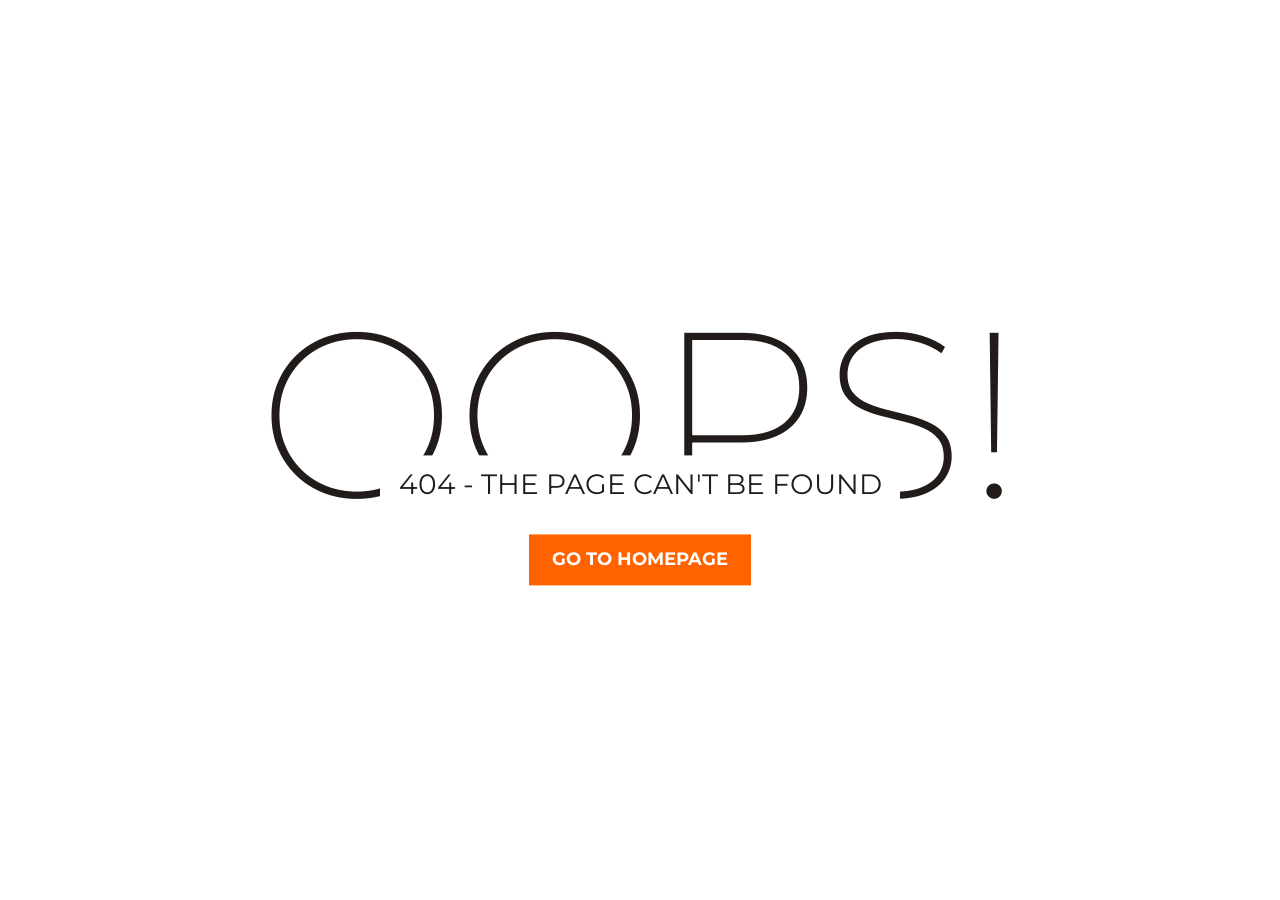
<file: BlogWebUI/wwwroot/erisimyoksayfa/index.html>
<!DOCTYPE html>
<html lang="en">

<head>
	<meta charset="utf-8">
	<meta http-equiv="X-UA-Compatible" content="IE=edge">
	<meta name="viewport" content="width=device-width, initial-scale=1">
	<!-- The above 3 meta tags *must* come first in the head; any other head content must come *after* these tags -->

	<title>404 HTML Template by Colorlib</title>

	<!-- Google font -->
	<link href="https://fonts.googleapis.com/css?family=Montserrat:200,400,700" rel="stylesheet">

	<!-- Custom stlylesheet -->
	<link type="text/css" rel="stylesheet" href="css/style.css" />

	<!-- HTML5 shim and Respond.js for IE8 support of HTML5 elements and media queries -->
	<!-- WARNING: Respond.js doesn't work if you view the page via file:// -->
	<!--[if lt IE 9]>
		  <script src="https://oss.maxcdn.com/html5shiv/3.7.3/html5shiv.min.js"></script>
		  <script src="https://oss.maxcdn.com/respond/1.4.2/respond.min.js"></script>
		<![endif]-->

</head>

<body>

	<div id="notfound">
		<div class="notfound">
			<div class="notfound-404">
				<h1>Oops!</h1>
				<h2>404 - The Page can't be found</h2>
			</div>
			<a href="#">Go TO Homepage</a>
		</div>
	</div>

</body><!-- This templates was made by Colorlib (https://colorlib.com) -->

</html>
</file>
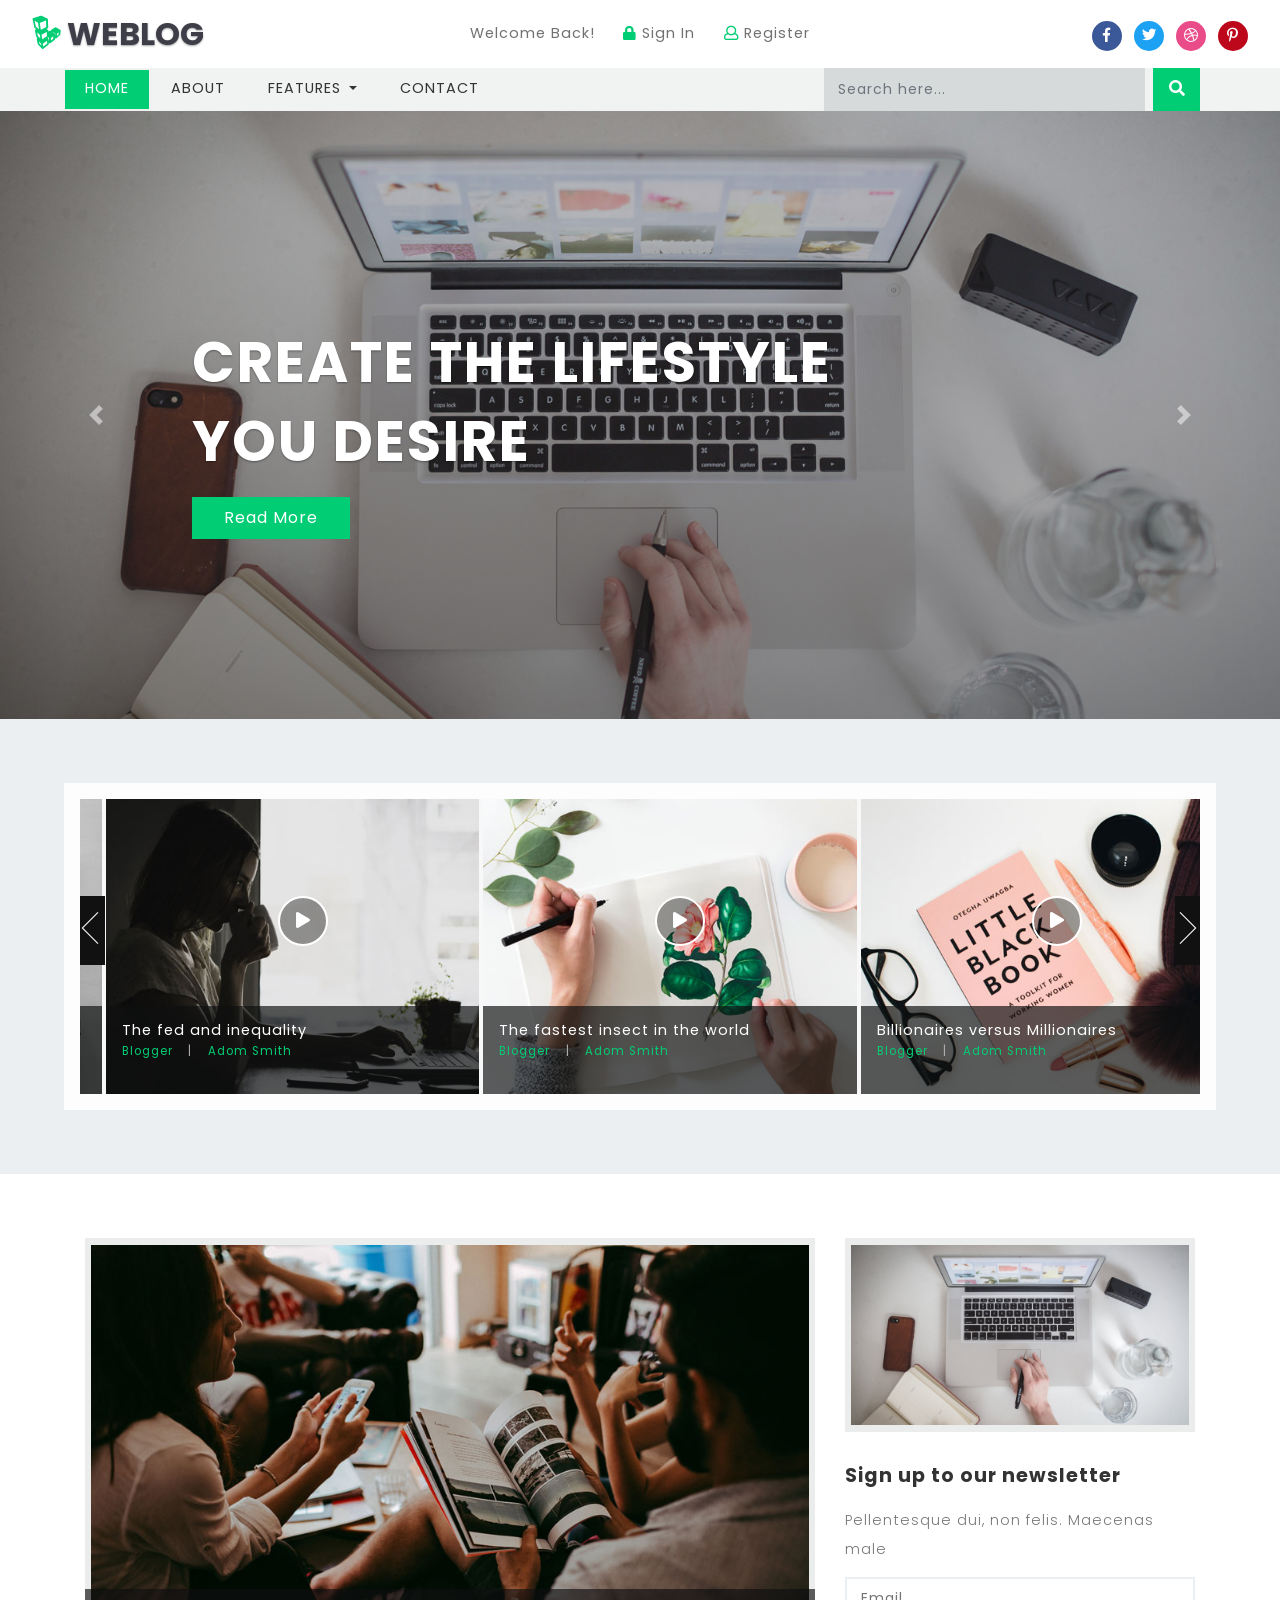
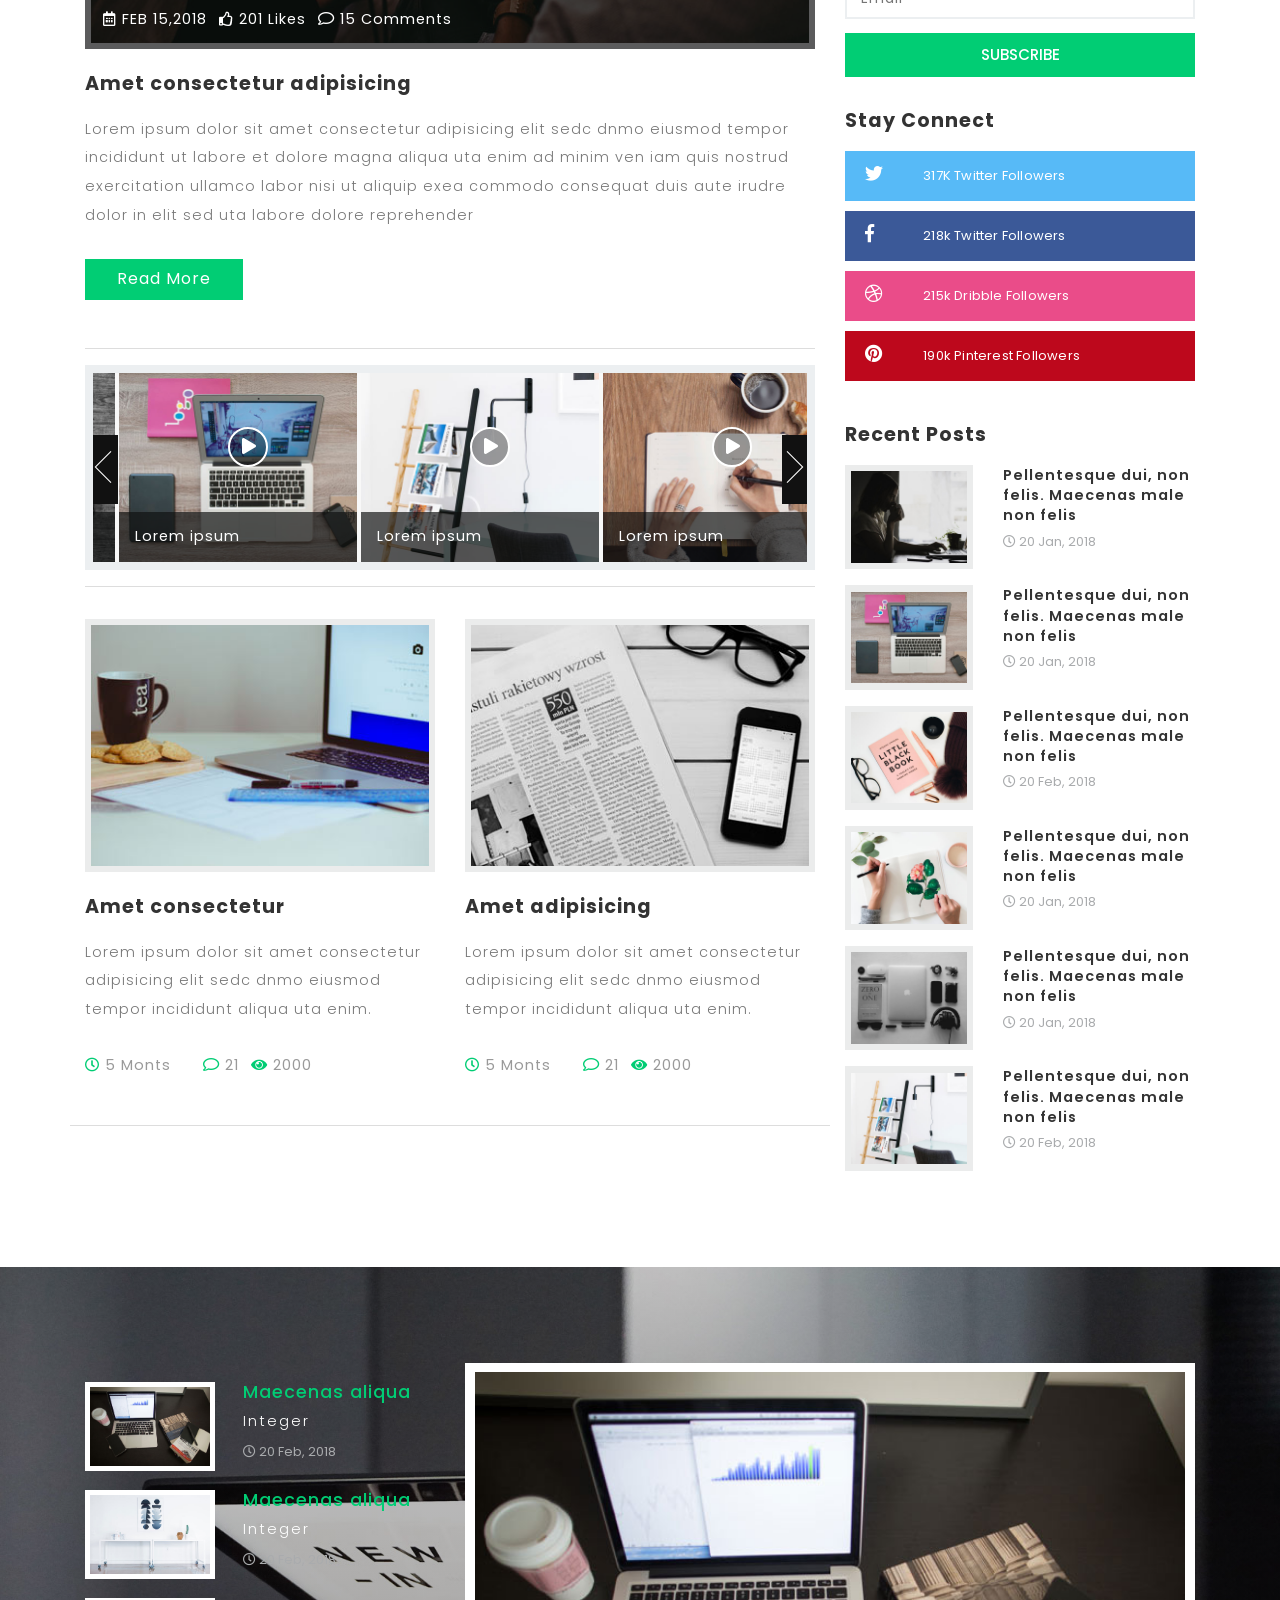
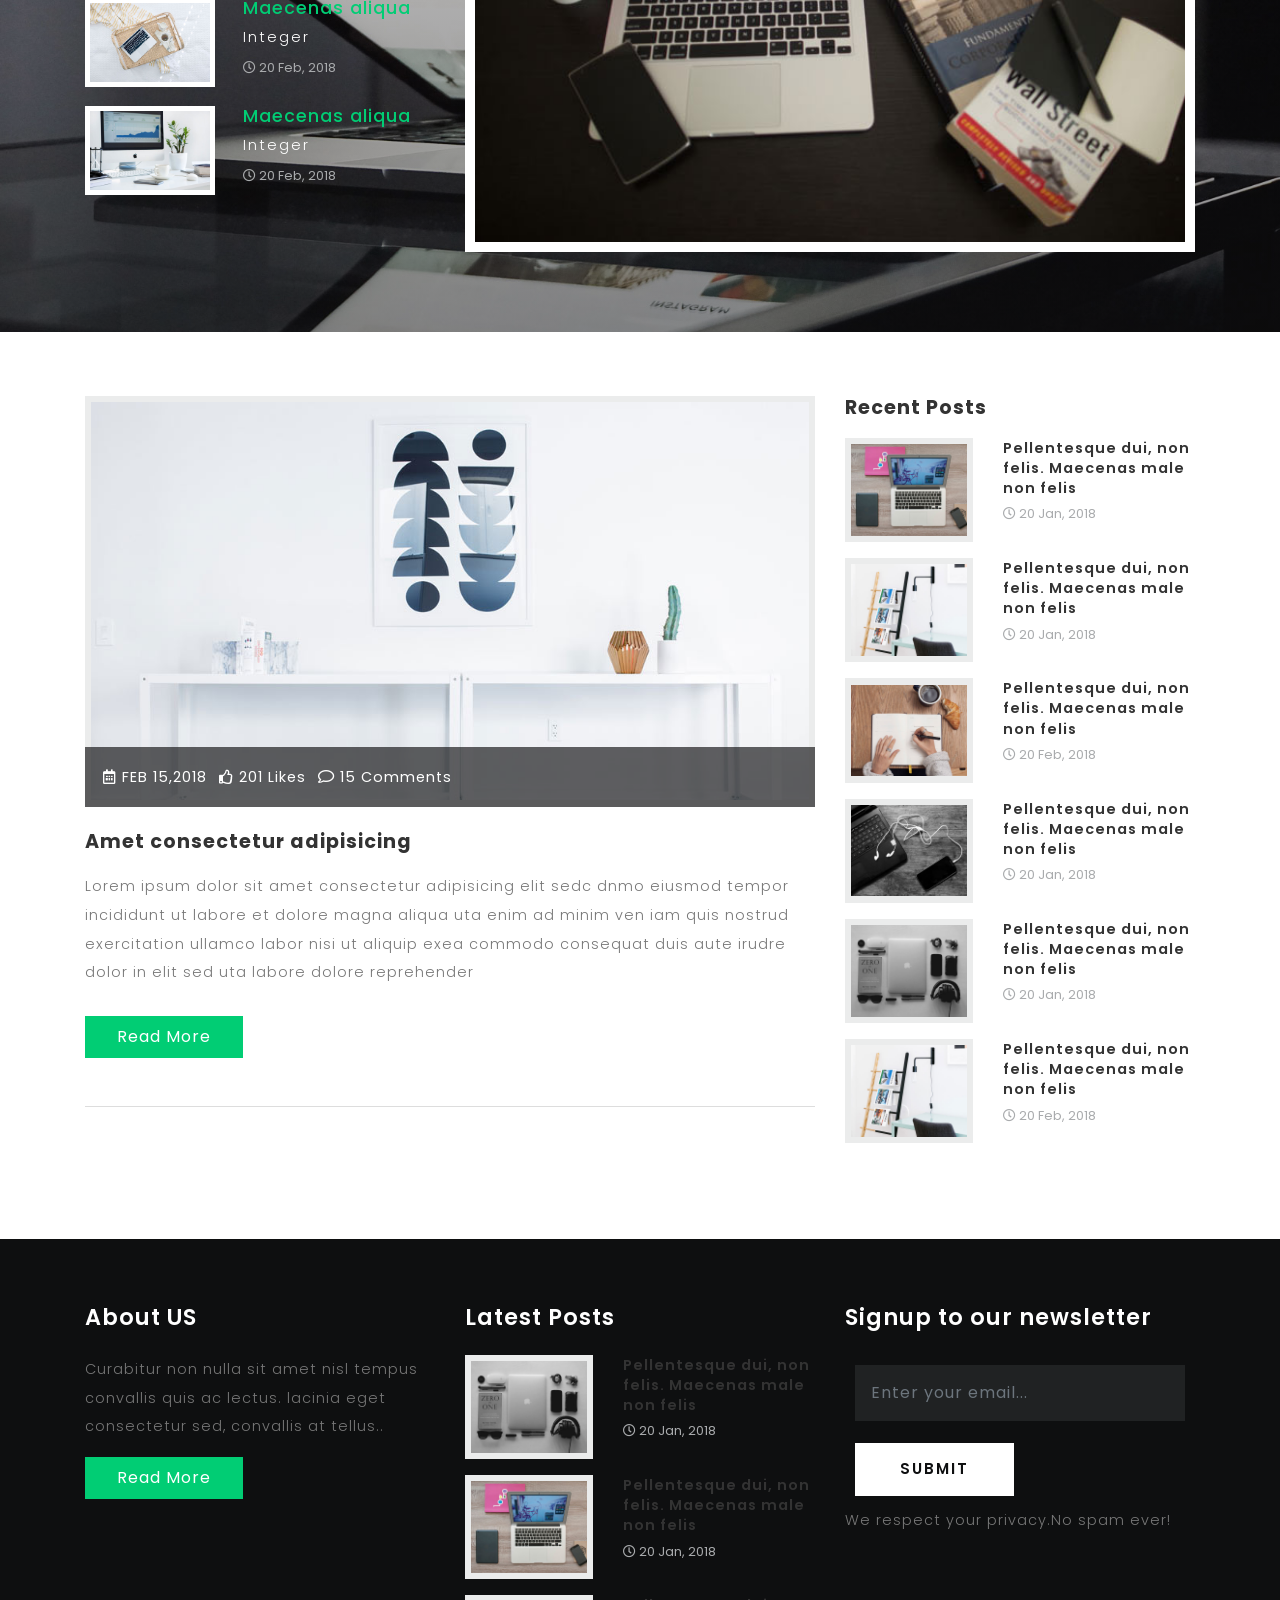
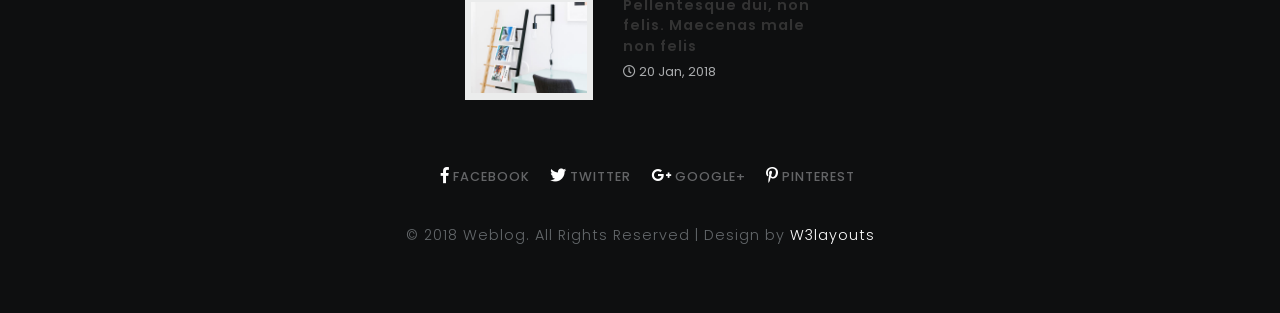
<file: BlogWebUI/wwwroot/web/index.html>
<!--
	Author: W3layouts
	Author URL: http://w3layouts.com
	License: Creative Commons Attribution 3.0 Unported
	License URL: http://creativecommons.org/licenses/by/3.0/
-->

<!DOCTYPE html>
<html lang="zxx">

<head>
	<title>Weblog a Blogging Category Bootstrap responsive WebTemplate | Home :: w3layouts</title>
	<meta name="viewport" content="width=device-width, initial-scale=1">
	<meta charset="utf-8">
	<meta name="keywords" content="Weblog a Responsive web template, Bootstrap Web Templates, Flat Web Templates, Android Compatible web template, 
Smartphone Compatible web template, free webdesigns for Nokia, Samsung, LG, SonyEricsson, Motorola web design" />

	<script>
		addEventListener("load", function () {
			setTimeout(hideURLbar, 0);
		}, false);

		function hideURLbar() {
			window.scrollTo(0, 1);
		}
	</script>
	<link href="css/bootstrap.css" rel='stylesheet' type='text/css' />
	<link rel="stylesheet" href="css/jquery.desoslide.css">
	<link href="css/style.css" rel='stylesheet' type='text/css' />
	<link href="css/fontawesome-all.css" rel="stylesheet">
	<link href="//fonts.googleapis.com/css?family=Poppins:100,100i,200,200i,300,300i,400,400i,500,500i,600,600i,700,700i,800"
	    rel="stylesheet">
</head>

<body>
	<!--Header-->

	<header>
		<div class="top-bar_sub_w3layouts container-fluid">
			<div class="row">
				<div class="col-md-4 logo text-left">
					<a class="navbar-brand" href="index.html">
						<i class="fab fa-linode"></i> Weblog</a>
				</div>
				<div class="col-md-4 top-forms text-center mt-lg-3 mt-md-1 mt-0">
					<span>Welcome Back!</span>
					<span class="mx-lg-4 mx-md-2  mx-1">
						<a href="login.html">
							<i class="fas fa-lock"></i> Sign In</a>
					</span>
					<span>
						<a href="register.html">
							<i class="far fa-user"></i> Register</a>
					</span>
				</div>
				<div class="col-md-4 log-icons text-right">

					<ul class="social_list1 mt-3">

						<li>
							<a href="#" class="facebook1 mx-2" >
								<i class="fab fa-facebook-f"></i>

							</a>
						</li>
						<li>
							<a href="#" class="twitter2">
								<i class="fab fa-twitter"></i>

							</a>
						</li>
						<li>
							<a href="#" class="dribble3 mx-2">
								<i class="fab fa-dribbble"></i>
							</a>
						</li>
						<li>
							<a href="#" class="pin">
								<i class="fab fa-pinterest-p"></i>
							</a>
						</li>
					</ul>
				</div>
			</div>
		</div>

			<div class="header_top" id="home">
				<nav class="navbar navbar-expand-lg navbar-light bg-light">
					<button class="navbar-toggler navbar-toggler-right mx-auto" type="button" data-toggle="collapse" data-target="#navbarSupportedContent" aria-controls="navbarSupportedContent"
						aria-expanded="false" aria-label="Toggle navigation">
						<span class="navbar-toggler-icon"></span>
				   </button>


					<div class="collapse navbar-collapse" id="navbarSupportedContent">
						<ul class="navbar-nav mr-auto">
							<li class="nav-item active">
								<a class="nav-link" href="#">Home
									<span class="sr-only">(current)</span>
								</a>
							</li>
							<li class="nav-item">
								<a class="nav-link" href="about.html">About</a>
							</li>
							<li class="nav-item dropdown">
								<a class="nav-link dropdown-toggle" href="#" id="navbarDropdown" role="button" data-toggle="dropdown" aria-haspopup="true"
								    aria-expanded="false">
									Features
								</a>
								<div class="dropdown-menu" aria-labelledby="navbarDropdown">
									<a class="dropdown-item" href="#"></a>
									<a class="dropdown-item" href="blog1.html">Standard Blog</a>
									<div class="dropdown-divider"></div>
									<a class="dropdown-item" href="blog2.html">2 Column Blog</a>
									<div class="dropdown-divider"></div>
									<a class="dropdown-item" href="blog3.html">3 Column Blog</a>

								</div>
							</li>
							<li class="nav-item">
								<a class="nav-link" href="contact.html">Contact</a>
							</li>

						</ul>
							<form action="#" method="post" class="form-inline my-2 my-lg-0 header-search">
								<input class="form-control mr-sm-2" type="search" placeholder="Search here..." name="Search" required="">
								<button class="btn btn1 my-2 my-sm-0" type="submit"><i class="fas fa-search"></i></button>
							</form>
		
						

					</div>
				</nav>

			</div>
	</header>
	<!--//header-->

	<!--/banner-->
	<div class="banner">
		<div id="carouselExampleIndicators" class="carousel slide" data-ride="carousel">
			<ol class="carousel-indicators">
				<li data-target="#carouselExampleIndicators" data-slide-to="0" class="active"></li>
				<li data-target="#carouselExampleIndicators" data-slide-to="1"></li>
				<li data-target="#carouselExampleIndicators" data-slide-to="2"></li>
				<li data-target="#carouselExampleIndicators" data-slide-to="3"></li>
			</ol>
			<div class="carousel-inner" role="listbox">
				<div class="carousel-item active">
					<div class="carousel-caption">
						<h3>Create the lifestyle
							<span>you desire</span>
						</h3>
						<div class="read">
							<a href="single.html" class="btn btn-primary read-m">Read More</a>
						</div>
					</div>
				</div>
				<div class="carousel-item item2">
					<div class="carousel-caption">
						<h3>Engaging Purposeful
							<span>and Creative</span>
						</h3>
						<div class="read">
							<a href="single.html" class="btn btn-primary read-m">Read More</a>
						</div>
					</div>
				</div>
				<div class="carousel-item item3">
					<div class="carousel-caption">
						<h3>Create the lifestyle
							<span>you desire</span>
						</h3>
						<div class="read">
							<a href="single.html" class="btn btn-primary read-m">Read More</a>
						</div>
					</div>
				</div>
				<div class="carousel-item item4">
					<div class="carousel-caption">
						<h3>Engaging Purposeful
							<span>and Creative</span>
						</h3>
						<div class="read">
							<a href="single.html" class="btn btn-primary read-m">Read More</a>
						</div>
					</div>
				</div>
			</div>
			<a class="carousel-control-prev" href="#carouselExampleIndicators" role="button" data-slide="prev">
				<span class="carousel-control-prev-icon" aria-hidden="true"></span>
				<span class="sr-only">Previous</span>
			</a>
			<a class="carousel-control-next" href="#carouselExampleIndicators" role="button" data-slide="next">
				<span class="carousel-control-next-icon" aria-hidden="true"></span>
				<span class="sr-only">Next</span>
			</a>
		</div>
	</div>
	<!--/model-->
	<!--//banner-->
	<section class="bottom-slider">
		<div class="course_demo1">
			<ul id="flexiselDemo1">
				<li>
					<div class="blog-item">
						<img src="images/1.jpg" alt=" " class="img-fluid" />
						<button type="button" class="btn btn-primary play" data-toggle="modal" data-target="#exampleModal">
							<i class="fas fa-play"></i>
						</button>

						<div class="floods-text">
							<h3>The fed and inequality
								<span>Blogger
									<label>|</label>
									<i>Adom Smith</i>
								</span>
							</h3>

						</div>
					</div>
				</li>
				<li>
					<div class="blog-item">
						<img src="images/2.jpg" alt=" " class="img-fluid" />
						<button type="button" class="btn btn-primary play" data-toggle="modal" data-target="#exampleModal">
							<i class="fas fa-play"></i>
						</button>

						<div class="floods-text">
							<h3>The fastest insect in the world
								<span>Blogger
									<label>|</label>
									<i>Adom Smith</i>
								</span>
							</h3>

						</div>
					</div>
				</li>
				<li>
					<div class="blog-item">
						<img src="images/3.jpg" alt=" " class="img-fluid" />
						<button type="button" class="btn btn-primary play" data-toggle="modal" data-target="#exampleModal">
							<i class="fas fa-play"></i>
						</button>


						<div class="floods-text">
							<h3>Billionaires versus Millionaires
								<span>Blogger
									<label>|</label>
									<i>Adom Smith</i>
								</span>
							</h3>

						</div>
					</div>
				</li>
				<li>
					<div class="blog-item">
						<img src="images/4.jpg" alt=" " class="img-fluid" />
						<button type="button" class="btn btn-primary play" data-toggle="modal" data-target="#exampleModal">
							<i class="fas fa-play"></i>
						</button>


						<div class="floods-text">
							<h3>Billionaires versus Millionaires
								<span>Blogger
									<label>|</label>
									<i>Adom Smith</i>
								</span>
							</h3>

						</div>
					</div>
				</li>
			</ul>
		</div>
		<div class="modal fade" id="exampleModal" tabindex="-1" role="dialog" aria-hidden="true">
			<div class="modal-dialog" role="document">
				<div class="modal-content">
					<div class="modal-header">
						<button type="button" class="close" data-dismiss="modal" aria-label="Close">
							<span aria-hidden="true">&times;</span>
						</button>
					</div>
					<div class="modal-body">
						<div class="embed-responsive embed-responsive-21by9">
							<iframe src="https://player.vimeo.com/video/145787219"></iframe>
						</div>
					</div>

				</div>
			</div>
		</div>
	</section>
	<!--/main-->
	<section class="main-content-w3layouts-agileits">
		<div class="container">
			<div class="row">
				<!--left-->
				<div class="col-lg-8 left-blog-info-w3layouts-agileits text-left">
					<div class="blog-grid-top">
						<div class="b-grid-top">
							<div class="blog_info_left_grid">
								<a href="single.html">
									<img src="images/b1.jpg" class="img-fluid" alt="">
								</a>
							</div>
							<div class="blog-info-middle">
								<ul>
									<li>
										<a href="#">
											<i class="far fa-calendar-alt"></i> FEB 15,2018</a>
									</li>
									<li class="mx-2">
										<a href="#">
											<i class="far fa-thumbs-up"></i> 201 Likes</a>
									</li>
									<li>
										<a href="#">
											<i class="far fa-comment"></i> 15 Comments</a>
									</li>
									
								</ul>
							</div>
						</div>

						<h3>
							<a href="single.html">Amet consectetur adipisicing </a>
						</h3>
						<p>Lorem ipsum dolor sit amet consectetur adipisicing elit sedc dnmo eiusmod tempor incididunt ut labore et dolore magna
							aliqua uta enim ad minim ven iam quis nostrud exercitation ullamco labor nisi ut aliquip exea commodo consequat duis
							aute irudre dolor in elit sed uta labore dolore reprehender</p>
						<a href="single.html" class="btn btn-primary read-m">Read More</a>
					</div>
					<!--//silder-->
					<div class="blog-mid-sec">
						<ul id="flexiselDemo2">
							<li>
								<div class="blog-item">
									<img src="images/5.jpg" alt=" " class="img-fluid" />
									<button type="button" class="btn btn-primary play sec" data-toggle="modal" data-target="#exampleModal">
										<i class="fas fa-play"></i>
									</button>
									<div class="floods-text">
										<h3>Lorem ipsum </h3>
									</div>
								</div>
							</li>
							<li>
								<div class="blog-item">
									<img src="images/6.jpg" alt=" " class="img-fluid" />
									<button type="button" class="btn btn-primary play sec" data-toggle="modal" data-target="#exampleModal">
										<i class="fas fa-play"></i>
									</button>
									<div class="floods-text">
										<h3>Lorem ipsum </h3>
									</div>
								</div>
							</li>
							<li>
								<div class="blog-item">
									<img src="images/7.jpg" alt=" " class="img-fluid" />
									<button type="button" class="btn btn-primary play sec" data-toggle="modal" data-target="#exampleModal">
										<i class="fas fa-play"></i>
									</button>
									<div class="floods-text">
										<h3>Lorem ipsum </h3>
									</div>
								</div>
							</li>
							<li>
								<div class="blog-item">
									<img src="images/8.jpg" alt=" " class="img-fluid" />
									<button type="button" class="btn btn-primary play sec" data-toggle="modal" data-target="#exampleModal">
										<i class="fas fa-play"></i>
									</button>
									<div class="floods-text">
										<h3>Lorem ipsum </h3>
									</div>
								</div>
							</li>
						</ul>
					</div>

					<!--//silder-->
					<div class="blog-girds-sec">
						<div class="row">
							<div class="col-md-6 blog-grid-top">
								<div class="b-grid-top">
									<div class="blog_info_left_grid">
										<a href="single.html">
											<img src="images/b2.jpg" class="img-fluid" alt="">
										</a>
									</div>
									<h3>
										<a href="single.html">Amet consectetur </a>
									</h3>
									<p>Lorem ipsum dolor sit amet consectetur adipisicing elit sedc dnmo eiusmod tempor incididunt aliqua uta enim.</p>
								</div>
								<ul class="blog-icons">
									<li>
										<a href="#">
											<i class="far fa-clock"></i> 5 Monts</a>
									</li>
									<li class="mx-2">
										<a href="#">
											<i class="far fa-comment"></i> 21</a>
									</li>
									<li>
										<a href="#">
											<i class="fas fa-eye"></i> 2000</a>
									</li>
									
								</ul>
							</div>
							<div class="col-md-6 blog-grid-top">
								<div class="b-grid-top">
									<div class="blog_info_left_grid">
										<a href="single.html">
											<img src="images/b3.jpg" class="img-fluid" alt="">
										</a>
									</div>
									<h3>
										<a href="single.html">Amet adipisicing </a>
									</h3>
									<p>Lorem ipsum dolor sit amet consectetur adipisicing elit sedc dnmo eiusmod tempor incididunt aliqua uta enim.</p>

								</div>
								<ul class="blog-icons">
									<li>
										<a href="#">
											<i class="far fa-clock"></i> 5 Monts</a>
									</li>
									<li class="mx-2">
										<a href="#">
											<i class="far fa-comment"></i> 21</a>
									</li>
									<li>
										<a href="#">
											<i class="fas fa-eye"></i> 2000</a>
									</li>
									
								</ul>
							</div>
						</div>
					</div>
				</div>
				<!--//left-->
				<!--right-->
				<aside class="col-lg-4 agileits-w3ls-right-blog-con text-right">
					<div class="right-blog-info text-left">
						<div class="tech-btm">
							<img src="images/banner1.jpg" class="img-fluid" alt="">
						</div>
						<div class="tech-btm">
							<h4>Sign up to our newsletter</h4>
							<p>Pellentesque dui, non felis. Maecenas male </p>
							<form action="#" method="post">
								<input type="email" placeholder="Email" required="">
								<input type="submit" value="Subscribe">
							</form>

						</div>
						<div class="tech-btm widget_social">
							<h4>Stay Connect</h4>
							<ul>

								<li>
									<a class="twitter" href="#">
										<i class="fab fa-twitter"></i>
										<span class="count">317K</span> Twitter Followers</a>
								</li>
								<li>
									<a class="facebook" href="#">
										<i class="fab fa-facebook-f"></i>
										<span class="count">218k</span> Twitter Followers</a>
								</li>
								<li>
									<a class="dribble" href="#">
										<i class="fab fa-dribbble"></i>

										<span class="count">215k</span> Dribble Followers</a>
								</li>
								<li>
									<a class="pin" href="#">
										<i class="fab fa-pinterest"></i>
										<span class="count">190k</span> Pinterest Followers</a>
								</li>

							</ul>
						</div>
						<div class="tech-btm">
							<h4>Recent Posts</h4>
							
							<div class="blog-grids row mb-3">
								<div class="col-md-5 blog-grid-left">
									<a href="single.html">
										<img src="images/1.jpg" class="img-fluid" alt="">
									</a>
								</div>
								<div class="col-md-7 blog-grid-right">

									<h5>
										<a href="single.html">Pellentesque dui, non felis. Maecenas male non felis </a>
									</h5>
									<div class="sub-meta">
										<span>
											<i class="far fa-clock"></i> 20 Jan, 2018</span>
									</div>
								</div>
								
							</div>
							<div class="blog-grids row mb-3">
								<div class="col-md-5 blog-grid-left">
									<a href="single.html">
										<img src="images/5.jpg" class="img-fluid" alt="">
									</a>
								</div>
								<div class="col-md-7 blog-grid-right">

									<h5>
										<a href="single.html">Pellentesque dui, non felis. Maecenas male non felis </a>
									</h5>
									<div class="sub-meta">
										<span>
											<i class="far fa-clock"></i> 20 Jan, 2018</span>
									</div>
								</div>
								<div class="clearfix"> </div>
							</div>
							<div class="blog-grids row mb-3">
								<div class="col-md-5 blog-grid-left">
									<a href="single.html">
										<img src="images/3.jpg" class="img-fluid" alt="">
									</a>
								</div>
								<div class="col-md-7 blog-grid-right">
									<h5>
										<a href="single.html">Pellentesque dui, non felis. Maecenas male non felis </a>
									</h5>
									<div class="sub-meta">
										<span>
											<i class="far fa-clock"></i> 20 Feb, 2018</span>
									</div>
								</div>
								
							</div>
							<div class="blog-grids row mb-3">
								<div class="col-md-5 blog-grid-left">
									<a href="single.html">
										<img src="images/2.jpg" class="img-fluid" alt="">
									</a>
								</div>
								<div class="col-md-7 blog-grid-right">

									<h5>
										<a href="single.html">Pellentesque dui, non felis. Maecenas male non felis </a>
									</h5>
									<div class="sub-meta">
										<span>
											<i class="far fa-clock"></i> 20 Jan, 2018</span>
									</div>
								</div>
								
							</div>
							<div class="blog-grids row mb-3">
								<div class="col-md-5 blog-grid-left">
									<a href="single.html">
										<img src="images/4.jpg" class="img-fluid" alt="">
									</a>
								</div>
								<div class="col-md-7 blog-grid-right">

									<h5>
										<a href="single.html">Pellentesque dui, non felis. Maecenas male non felis </a>
									</h5>
									<div class="sub-meta">
										<span>
											<i class="far fa-clock"></i> 20 Jan, 2018</span>
									</div>
								</div>
								
							</div>
							<div class="blog-grids row mb-3">
								<div class="col-md-5 blog-grid-left">
									<a href="single.html">
										<img src="images/6.jpg" class="img-fluid" alt="">
									</a>
								</div>
								<div class="col-md-7 blog-grid-right">
									<h5>
										<a href="single.html">Pellentesque dui, non felis. Maecenas male non felis </a>
									</h5>
									<div class="sub-meta">
										<span>
											<i class="far fa-clock"></i> 20 Feb, 2018</span>
									</div>
								</div>
								
							</div>
						</div>
					</div>

				</aside>
				<!--//right-->
			</div>
		</div>
	</section>
	<!--//main-->
	<!--/middle-->
	<section class="middle-sec-agileinfo-w3ls">
		<div class="container">
			<div class="row inner-sec">
				<div class="col-md-4 news-left">
					<ul id="demo1_thumbs" class="list-inline">
						<li>
							<a href="images/m1.jpg">
								<img src="images/m1.jpg" alt="" data-desoslide-caption="<h3>Latest Post 1</h3>">
								<div class="mid-text-info">
									<h4>Maecenas aliqua</h4>
									<p>Integer </p>
									<div class="sub-meta">
										<span>
											<i class="far fa-clock"></i> 20 Feb, 2018</span>
									</div>
								</div>
							</a>
						</li>
						<li>
							<a href="images/m2.jpg">
								<img src="images/m2.jpg" alt="" data-desoslide-caption="<h3>Latest Post 2</h3>">
								<div class="mid-text-info">
									<h4>Maecenas aliqua</h4>
									<p>Integer </p>
									<div class="sub-meta">
										<span>
											<i class="far fa-clock"></i> 20 Feb, 2018</span>
									</div>
								</div>
							</a>
						</li>
						<li>
							<a href="images/m3.jpg">
								<img src="images/m3.jpg" alt="" data-desoslide-caption="<h3>Latest Post 3</h3>">
								<div class="mid-text-info">
									<h4>Maecenas aliqua</h4>
									<p>Integer </p>
									<div class="sub-meta">
										<span>
											<i class="far fa-clock"></i> 20 Feb, 2018</span>
									</div>
								</div>
							</a>
						</li>
						<li>
							<a href="images/m4.jpg">
								<img src="images/m4.jpg" alt="" data-desoslide-caption="<h3>Latest Post 4</h3>">
								<div class="mid-text-info">
									<h4>Maecenas aliqua</h4>
									<p>Integer </p>
									<div class="sub-meta">
										<span>
											<i class="far fa-clock"></i> 20 Feb, 2018</span>
									</div>
								</div>
							</a>
						</li>
					</ul>
				</div>
				<div id="demo1_main_image" class="col-md-8  news-right"></div>
				<div class="clearfix"> </div>
			</div>
		</div>

	</section>
	<!--//middle-->
	<!---->
	<section class="main-content-w3layouts-agileits">
			<div class="container">
				<div class="row">
					<!--left-->
					<div class="col-lg-8 left-blog-info-w3layouts-agileits text-left">
						<div class="blog-grid-top">
							<div class="b-grid-top">
								<div class="blog_info_left_grid">
									<a href="single.html">
										<img src="images/b4.jpg" class="img-fluid" alt="">
									</a>
								</div>
								<div class="blog-info-middle">
									<ul>
										<li>
											<a href="#">
												<i class="far fa-calendar-alt"></i> FEB 15,2018</a>
										</li>
										<li class="mx-2">
											<a href="#">
												<i class="far fa-thumbs-up"></i> 201 Likes</a>
										</li>
										<li>
											<a href="#">
												<i class="far fa-comment"></i> 15 Comments</a>
										</li>
									
									</ul>
								</div>
							</div>
	
							<h3>
								<a href="single.html">Amet consectetur adipisicing </a>
							</h3>
							<p>Lorem ipsum dolor sit amet consectetur adipisicing elit sedc dnmo eiusmod tempor incididunt ut labore et dolore magna
								aliqua uta enim ad minim ven iam quis nostrud exercitation ullamco labor nisi ut aliquip exea commodo consequat duis
								aute irudre dolor in elit sed uta labore dolore reprehender</p>
							<a href="single.html" class="btn btn-primary read-m">Read More</a>
						</div>
						<!--//silder-->
						
	
					</div>
					<!--//left-->
					<!--right-->
					<aside class="col-lg-4 agileits-w3ls-right-blog-con text-left">
						<div class="tech-btm">
							<h4>Recent Posts</h4>
							
							<div class="blog-grids row mb-3">
								<div class="col-md-5 blog-grid-left">
									<a href="single.html">
										<img src="images/5.jpg" class="img-fluid" alt="">
									</a>
								</div>
								<div class="col-md-7 blog-grid-right">

									<h5>
										<a href="single.html">Pellentesque dui, non felis. Maecenas male non felis </a>
									</h5>
									<div class="sub-meta">
										<span>
											<i class="far fa-clock"></i> 20 Jan, 2018</span>
									</div>
								</div>
								
							</div>
							<div class="blog-grids row mb-3">
								<div class="col-md-5 blog-grid-left">
									<a href="single.html">
										<img src="images/6.jpg" class="img-fluid" alt="">
									</a>
								</div>
								<div class="col-md-7 blog-grid-right">

									<h5>
										<a href="single.html">Pellentesque dui, non felis. Maecenas male non felis </a>
									</h5>
									<div class="sub-meta">
										<span>
											<i class="far fa-clock"></i> 20 Jan, 2018</span>
									</div>
								</div>
								
							</div>
							<div class="blog-grids row mb-3">
								<div class="col-md-5 blog-grid-left">
									<a href="single.html">
										<img src="images/7.jpg" class="img-fluid" alt="">
									</a>
								</div>
								<div class="col-md-7 blog-grid-right">
									<h5>
										<a href="single.html">Pellentesque dui, non felis. Maecenas male non felis </a>
									</h5>
									<div class="sub-meta">
										<span>
											<i class="far fa-clock"></i> 20 Feb, 2018</span>
									</div>
								</div>
								
							</div>
							<div class="blog-grids row mb-3">
								<div class="col-md-5 blog-grid-left">
									<a href="single.html">
										<img src="images/8.jpg" class="img-fluid" alt="">
									</a>
								</div>
								<div class="col-md-7 blog-grid-right">

									<h5>
										<a href="single.html">Pellentesque dui, non felis. Maecenas male non felis </a>
									</h5>
									<div class="sub-meta">
										<span>
											<i class="far fa-clock"></i> 20 Jan, 2018</span>
									</div>
								</div>
								
							</div>
							<div class="blog-grids row mb-3">
								<div class="col-md-5 blog-grid-left">
									<a href="single.html">
										<img src="images/4.jpg" class="img-fluid" alt="">
									</a>
								</div>
								<div class="col-md-7 blog-grid-right">

									<h5>
										<a href="single.html">Pellentesque dui, non felis. Maecenas male non felis </a>
									</h5>
									<div class="sub-meta">
										<span>
											<i class="far fa-clock"></i> 20 Jan, 2018</span>
									</div>
								</div>
								
							</div>
							<div class="blog-grids row mb-3">
								<div class="col-md-5 blog-grid-left">
									<a href="single.html">
										<img src="images/6.jpg" class="img-fluid" alt="">
									</a>
								</div>
								<div class="col-md-7 blog-grid-right">
									<h5>
										<a href="single.html">Pellentesque dui, non felis. Maecenas male non felis </a>
									</h5>
									<div class="sub-meta">
										<span>
											<i class="far fa-clock"></i> 20 Feb, 2018</span>
									</div>
								</div>
								
							</div>
						
						</div>
	
					</aside>
					<!--//right-->
				</div>
			</div>
		</section>
		<!--//main-->
	<!--footer-->
	<footer>
		<div class="container">
			<div class="row">
				<div class="col-lg-4 footer-grid-agileits-w3ls text-left">
					<h3>About US</h3>
					<p>Curabitur non nulla sit amet nisl tempus convallis quis ac lectus. lacinia eget consectetur sed, convallis at tellus..</p>
					<div class="read">
						<a href="single.html" class="btn btn-primary read-m">Read More</a>
					</div>
				</div>
				<div class="col-lg-4 footer-grid-agileits-w3ls text-left">

					<div class="tech-btm">
						<h3>Latest Posts</h3>
						<div class="blog-grids row mb-3">
							<div class="col-md-5 blog-grid-left">
								<a href="single.html">
									<img src="images/4.jpg" class="img-fluid" alt="">
								</a>
							</div>
							<div class="col-md-7 blog-grid-right">

								<h5>
									<a href="single.html">Pellentesque dui, non felis. Maecenas male non felis </a>
								</h5>
								<div class="sub-meta">
									<span>
										<i class="far fa-clock"></i> 20 Jan, 2018</span>
								</div>
							</div>
							
						</div>
						<div class="blog-grids row mb-3">
							<div class="col-md-5 blog-grid-left">
								<a href="single.html">
									<img src="images/5.jpg" class="img-fluid" alt="">
								</a>
							</div>
							<div class="col-md-7 blog-grid-right">

								<h5>
									<a href="single.html">Pellentesque dui, non felis. Maecenas male non felis </a>
								</h5>
								<div class="sub-meta">
									<span>
										<i class="far fa-clock"></i> 20 Jan, 2018</span>
								</div>
							</div>
							
						</div>
						<div class="blog-grids row mb-3">
							<div class="col-md-5 blog-grid-left">
								<a href="single.html">
									<img src="images/6.jpg" class="img-fluid" alt="">
								</a>
							</div>
							<div class="col-md-7 blog-grid-right">

								<h5>
									<a href="single.html">Pellentesque dui, non felis. Maecenas male non felis </a>
								</h5>
								<div class="sub-meta">
									<span>
										<i class="far fa-clock"></i> 20 Jan, 2018</span>
								</div>
							</div>
							
						</div>
					</div>
				</div>
				<!-- subscribe -->
				<div class="col-lg-4 subscribe-main footer-grid-agileits-w3ls text-left">
					<h2>Signup to our newsletter</h2>
					<div class="subscribe-main text-left">
							<div class="subscribe-form">
									<form action="#" method="post" class="subscribe_form">
										<input class="form-control" type="email" placeholder="Enter your email..." required="">
										<button type="submit" class="btn btn-primary submit">Submit</button>
									</form>
									<div class="clearfix"> </div>
						   </div>
						<p>We respect your privacy.No spam ever!</p>
					</div>
					<!-- //subscribe -->
				</div>
			</div>
			<!-- footer -->
			<div class="footer-cpy text-center">
				<div class="footer-social">
					<div class="copyrighttop">
						<ul>
							<li class="mx-3">
								<a class="facebook" href="#">
									<i class="fab fa-facebook-f"></i>
									<span>Facebook</span>
								</a>
							</li>
							<li>
								<a class="facebook" href="#">
									<i class="fab fa-twitter"></i>
									<span>Twitter</span>
								</a>
							</li>
							<li class="mx-3">
								<a class="facebook" href="#">
									<i class="fab fa-google-plus-g"></i>
									<span>Google+</span>
								</a>
							</li>
							<li>
								<a class="facebook" href="#">
									<i class="fab fa-pinterest-p"></i>
									<span>Pinterest</span>
								</a>
							</li>
						</ul>

					</div>
				</div>
				<div class="w3layouts-agile-copyrightbottom">
					<p>© 2018 Weblog. All Rights Reserved | Design by
						<a href="http://w3layouts.com/">W3layouts</a>
					</p>

				</div>
			</div>

			<!-- //footer -->
		</div>
	</footer>
	<!---->
	<!-- js -->
	<script src="js/jquery-2.2.3.min.js"></script>
	<!-- //js -->
	<!-- desoslide-JavaScript -->
	<script src="js/jquery.desoslide.js"></script>
	<script>
		$('#demo1_thumbs').desoSlide({
			main: {
				container: '#demo1_main_image',
				cssClass: 'img-responsive'
			},
			effect: 'sideFade',
			caption: true
		});
	</script>

	<!-- requried-jsfiles-for owl -->
	<script>
		$(window).load(function () {
			$("#flexiselDemo1").flexisel({
				visibleItems: 3,
				animationSpeed: 1000,
				autoPlay: true,
				autoPlaySpeed: 3000,
				pauseOnHover: true,
				enableResponsiveBreakpoints: true,
				responsiveBreakpoints: {
					portrait: {
						changePoint: 480,
						visibleItems: 1
					},
					landscape: {
						changePoint: 640,
						visibleItems: 2
					},
					tablet: {
						changePoint: 768,
						visibleItems: 3
					}
				}
			});

		});
	</script>
	<script>
		$(window).load(function () {
			$("#flexiselDemo2").flexisel({
				visibleItems: 3,
				animationSpeed: 1000,
				autoPlay: true,
				autoPlaySpeed: 3000,
				pauseOnHover: true,
				enableResponsiveBreakpoints: true,
				responsiveBreakpoints: {
					portrait: {
						changePoint: 480,
						visibleItems: 1
					},
					landscape: {
						changePoint: 640,
						visibleItems: 2
					},
					tablet: {
						changePoint: 768,
						visibleItems: 3
					}
				}
			});

		});
	</script>
	<script src="js/jquery.flexisel.js"></script>
	<!-- //password-script -->
	<!--/ start-smoth-scrolling -->
	<script src="js/move-top.js"></script>
	<script src="js/easing.js"></script>
	<script>
		jQuery(document).ready(function ($) {
			$(".scroll").click(function (event) {
				event.preventDefault();
				$('html,body').animate({
					scrollTop: $(this.hash).offset().top
				}, 900);
			});
		});
	</script>
	<!--// end-smoth-scrolling -->

	<script>
		$(document).ready(function () {
			
									var defaults = {
							  			containerID: 'toTop', // fading element id
										containerHoverID: 'toTopHover', // fading element hover id
										scrollSpeed: 1200,
										easingType: 'linear' 
							 		};
									

			$().UItoTop({
				easingType: 'easeOutQuart'
			});

		});
	</script>
	<a href="#home" class="scroll" id="toTop" style="display: block;">
		<span id="toTopHover" style="opacity: 1;"> </span>
	</a>

	<!-- //Custom-JavaScript-File-Links -->
	<script src="js/bootstrap.js"></script>


</body>

</html>
</file>
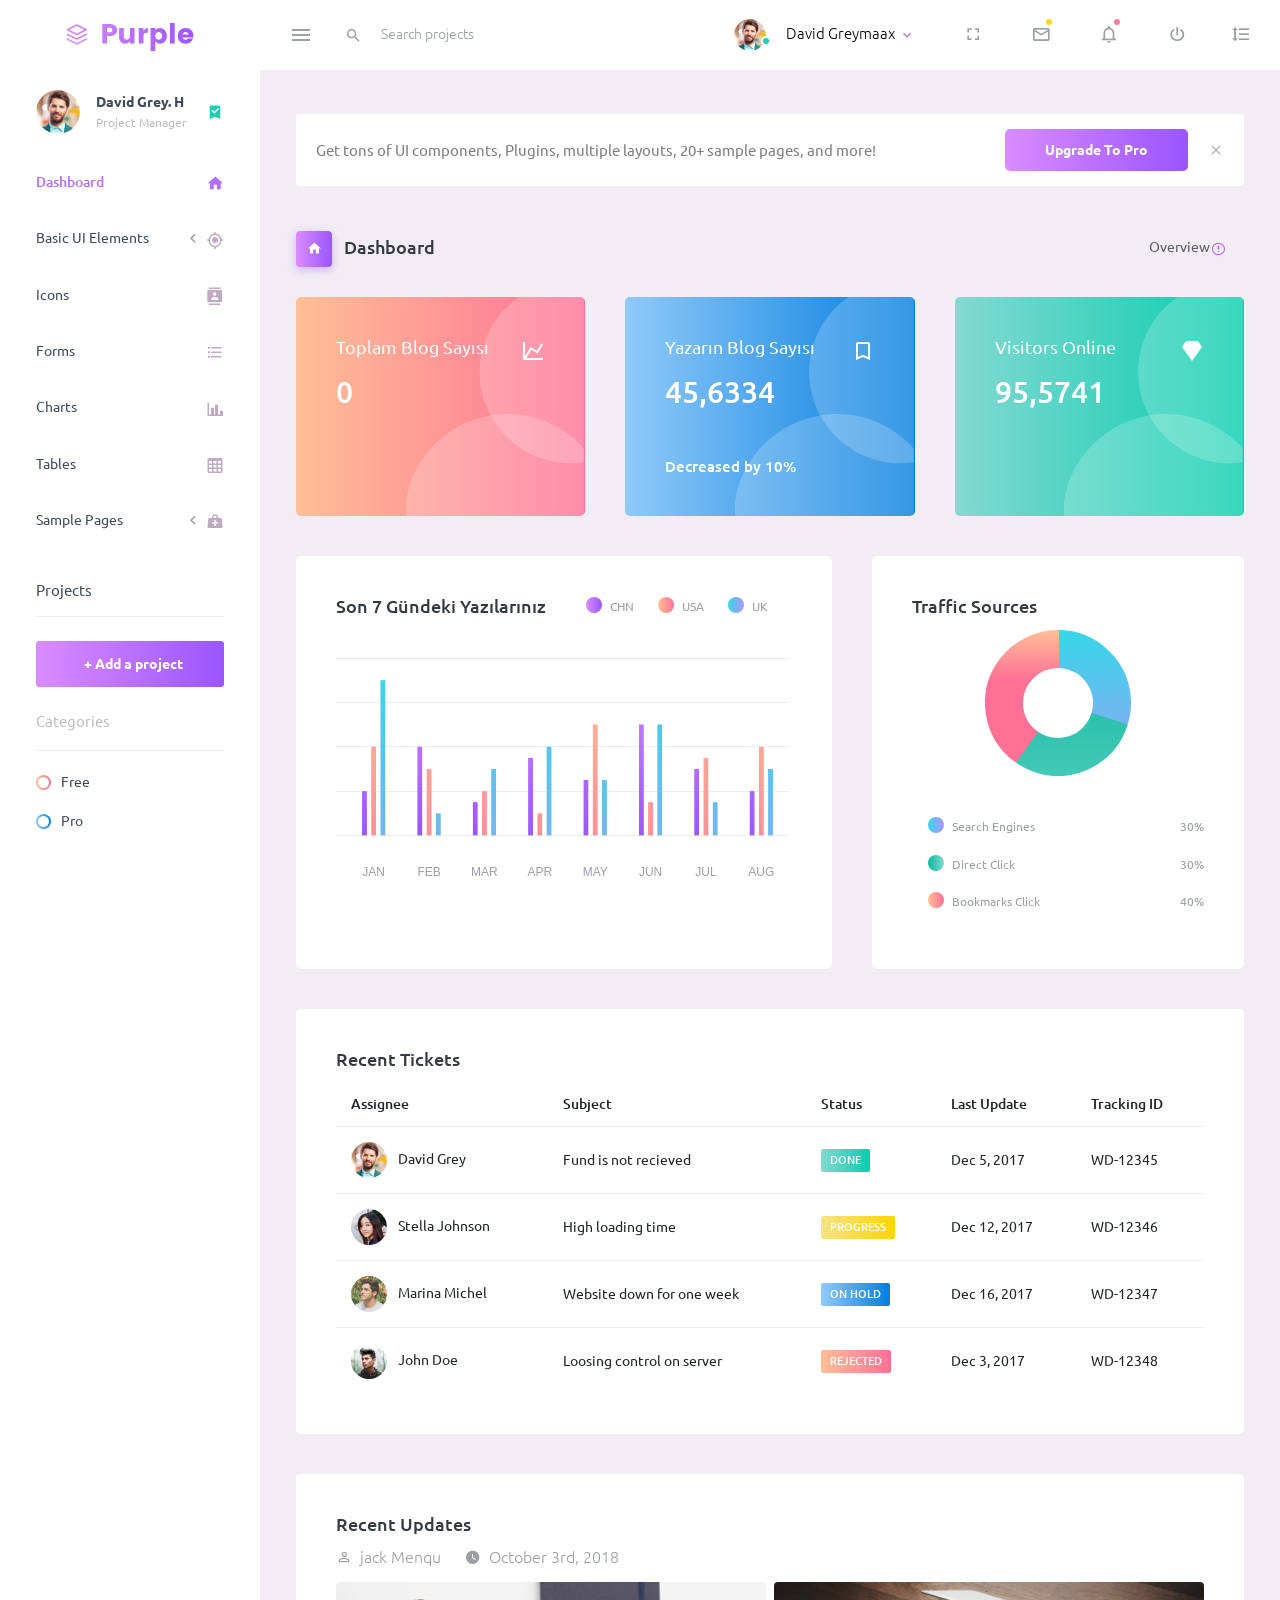
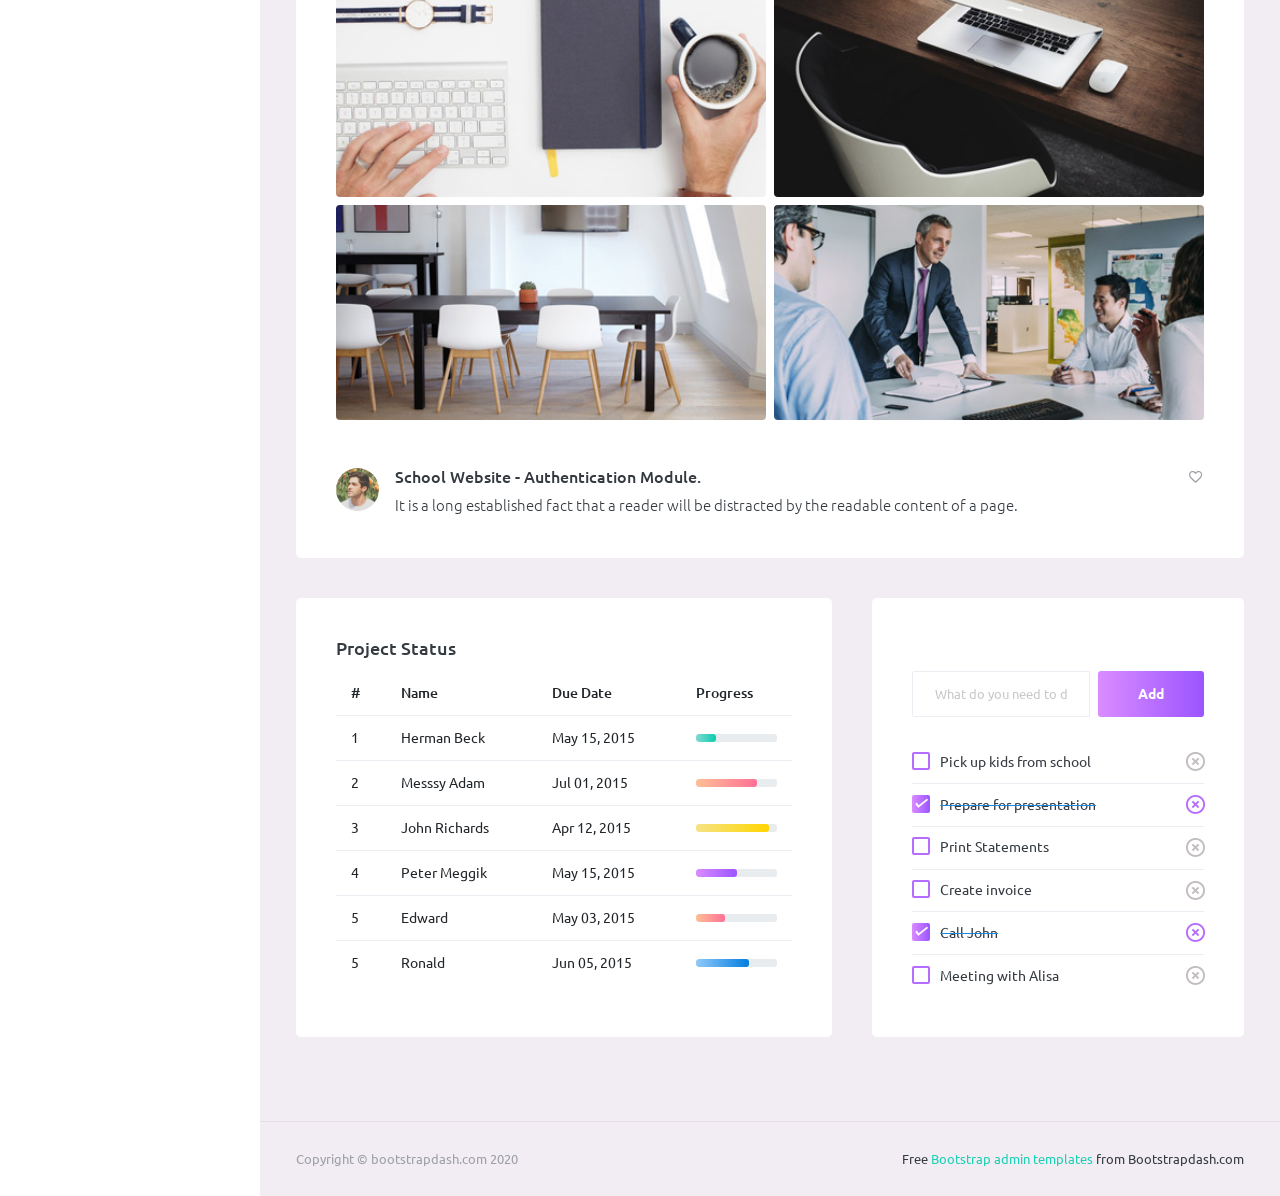
<file: BlogWebUI/wwwroot/writertheme/index.html>
<!DOCTYPE html>
<html lang="en">
  <head>
    <!-- Required meta tags -->
    <meta charset="utf-8">
    <meta name="viewport" content="width=device-width, initial-scale=1, shrink-to-fit=no">
    <title>Purple Admin</title>
    <!-- plugins:css -->
    <link rel="stylesheet" href="assets/vendors/mdi/css/materialdesignicons.min.css">
    <link rel="stylesheet" href="assets/vendors/css/vendor.bundle.base.css">
    <!-- endinject -->
    <!-- Plugin css for this page -->
    <!-- End plugin css for this page -->
    <!-- inject:css -->
    <!-- endinject -->
    <!-- Layout styles -->
    <link rel="stylesheet" href="assets/css/style.css">
    <!-- End layout styles -->
    <link rel="shortcut icon" href="assets/images/favicon.ico" />
  </head>
  <body>
    <div class="container-scroller">
      <!-- partial:partials/_navbar.html -->
      <nav class="navbar default-layout-navbar col-lg-12 col-12 p-0 fixed-top d-flex flex-row">
        <div class="text-center navbar-brand-wrapper d-flex align-items-center justify-content-center">
          <a class="navbar-brand brand-logo" href="index.html"><img src="assets/images/logo.svg" alt="logo" /></a>
          <a class="navbar-brand brand-logo-mini" href="index.html"><img src="assets/images/logo-mini.svg" alt="logo" /></a>
        </div>
        <div class="navbar-menu-wrapper d-flex align-items-stretch">
          <button class="navbar-toggler navbar-toggler align-self-center" type="button" data-toggle="minimize">
            <span class="mdi mdi-menu"></span>
          </button>
          <div class="search-field d-none d-md-block">
            <form class="d-flex align-items-center h-100" action="#">
              <div class="input-group">
                <div class="input-group-prepend bg-transparent">
                  <i class="input-group-text border-0 mdi mdi-magnify"></i>
                </div>
                <input type="text" class="form-control bg-transparent border-0" placeholder="Search projects">
              </div>
            </form>
          </div>
          <ul class="navbar-nav navbar-nav-right">
            <li class="nav-item nav-profile dropdown">
              <a class="nav-link dropdown-toggle" id="profileDropdown" href="#" data-toggle="dropdown" aria-expanded="false">
                <div class="nav-profile-img">
                  <img src="assets/images/faces/face1.jpg" alt="image">
                  <span class="availability-status online"></span>
                </div>
                <div class="nav-profile-text">
                  <p class="mb-1 text-black">David Greymaax</p>
                </div>
              </a>
              <div class="dropdown-menu navbar-dropdown" aria-labelledby="profileDropdown">
                <a class="dropdown-item" href="#">
                  <i class="mdi mdi-cached mr-2 text-success"></i> Activity Log </a>
                <div class="dropdown-divider"></div>
                <a class="dropdown-item" href="#">
                  <i class="mdi mdi-logout mr-2 text-primary"></i> Signout </a>
              </div>
            </li>
            <li class="nav-item d-none d-lg-block full-screen-link">
              <a class="nav-link">
                <i class="mdi mdi-fullscreen" id="fullscreen-button"></i>
              </a>
            </li>
            <li class="nav-item dropdown">
              <a class="nav-link count-indicator dropdown-toggle" id="messageDropdown" href="#" data-toggle="dropdown" aria-expanded="false">
                <i class="mdi mdi-email-outline"></i>
                <span class="count-symbol bg-warning"></span>
              </a>
              <div class="dropdown-menu dropdown-menu-right navbar-dropdown preview-list" aria-labelledby="messageDropdown">
                <h6 class="p-3 mb-0">Messages</h6>
                <div class="dropdown-divider"></div>
                <a class="dropdown-item preview-item">
                  <div class="preview-thumbnail">
                    <img src="assets/images/faces/face4.jpg" alt="image" class="profile-pic">
                  </div>
                  <div class="preview-item-content d-flex align-items-start flex-column justify-content-center">
                    <h6 class="preview-subject ellipsis mb-1 font-weight-normal">Mark send you a message</h6>
                    <p class="text-gray mb-0"> 1 Minutes ago </p>
                  </div>
                </a>
                <div class="dropdown-divider"></div>
                <a class="dropdown-item preview-item">
                  <div class="preview-thumbnail">
                    <img src="assets/images/faces/face2.jpg" alt="image" class="profile-pic">
                  </div>
                  <div class="preview-item-content d-flex align-items-start flex-column justify-content-center">
                    <h6 class="preview-subject ellipsis mb-1 font-weight-normal">Cregh send you a message</h6>
                    <p class="text-gray mb-0"> 15 Minutes ago </p>
                  </div>
                </a>
                <div class="dropdown-divider"></div>
                <a class="dropdown-item preview-item">
                  <div class="preview-thumbnail">
                    <img src="assets/images/faces/face3.jpg" alt="image" class="profile-pic">
                  </div>
                  <div class="preview-item-content d-flex align-items-start flex-column justify-content-center">
                    <h6 class="preview-subject ellipsis mb-1 font-weight-normal">Profile picture updated</h6>
                    <p class="text-gray mb-0"> 18 Minutes ago </p>
                  </div>
                </a>
                <div class="dropdown-divider"></div>
                <h6 class="p-3 mb-0 text-center">4 new messages</h6>
              </div>
            </li>
            <li class="nav-item dropdown">
              <a class="nav-link count-indicator dropdown-toggle" id="notificationDropdown" href="#" data-toggle="dropdown">
                <i class="mdi mdi-bell-outline"></i>
                <span class="count-symbol bg-danger"></span>
              </a>
              <div class="dropdown-menu dropdown-menu-right navbar-dropdown preview-list" aria-labelledby="notificationDropdown">
                <h6 class="p-3 mb-0">Notifications</h6>
                <div class="dropdown-divider"></div>
                <a class="dropdown-item preview-item">
                  <div class="preview-thumbnail">
                    <div class="preview-icon bg-success">
                      <i class="mdi mdi-calendar"></i>
                    </div>
                  </div>
                  <div class="preview-item-content d-flex align-items-start flex-column justify-content-center">
                    <h6 class="preview-subject font-weight-normal mb-1">Event today</h6>
                    <p class="text-gray ellipsis mb-0"> Just a reminder that you have an event today </p>
                  </div>
                </a>
                <div class="dropdown-divider"></div>
                <a class="dropdown-item preview-item">
                  <div class="preview-thumbnail">
                    <div class="preview-icon bg-warning">
                      <i class="mdi mdi-settings"></i>
                    </div>
                  </div>
                  <div class="preview-item-content d-flex align-items-start flex-column justify-content-center">
                    <h6 class="preview-subject font-weight-normal mb-1">Settings</h6>
                    <p class="text-gray ellipsis mb-0"> Update dashboard </p>
                  </div>
                </a>
                <div class="dropdown-divider"></div>
                <a class="dropdown-item preview-item">
                  <div class="preview-thumbnail">
                    <div class="preview-icon bg-info">
                      <i class="mdi mdi-link-variant"></i>
                    </div>
                  </div>
                  <div class="preview-item-content d-flex align-items-start flex-column justify-content-center">
                    <h6 class="preview-subject font-weight-normal mb-1">Launch Admin</h6>
                    <p class="text-gray ellipsis mb-0"> New admin wow! </p>
                  </div>
                </a>
                <div class="dropdown-divider"></div>
                <h6 class="p-3 mb-0 text-center">See all notifications</h6>
              </div>
            </li>
            <li class="nav-item nav-logout d-none d-lg-block">
              <a class="nav-link" href="#">
                <i class="mdi mdi-power"></i>
              </a>
            </li>
            <li class="nav-item nav-settings d-none d-lg-block">
              <a class="nav-link" href="#">
                <i class="mdi mdi-format-line-spacing"></i>
              </a>
            </li>
          </ul>
          <button class="navbar-toggler navbar-toggler-right d-lg-none align-self-center" type="button" data-toggle="offcanvas">
            <span class="mdi mdi-menu"></span>
          </button>
        </div>
      </nav>
      <!-- partial -->
      <div class="container-fluid page-body-wrapper">
        <!-- partial:partials/_sidebar.html -->
        <nav class="sidebar sidebar-offcanvas" id="sidebar">
          <ul class="nav">
            <li class="nav-item nav-profile">
              <a href="#" class="nav-link">
                <div class="nav-profile-image">
                  <img src="assets/images/faces/face1.jpg" alt="profile">
                  <span class="login-status online"></span>
                  <!--change to offline or busy as needed-->
                </div>
                <div class="nav-profile-text d-flex flex-column">
                  <span class="font-weight-bold mb-2">David Grey. H</span>
                  <span class="text-secondary text-small">Project Manager</span>
                </div>
                <i class="mdi mdi-bookmark-check text-success nav-profile-badge"></i>
              </a>
            </li>
            <li class="nav-item">
              <a class="nav-link" href="index.html">
                <span class="menu-title">Dashboard</span>
                <i class="mdi mdi-home menu-icon"></i>
              </a>
            </li>
            <li class="nav-item">
              <a class="nav-link" data-toggle="collapse" href="#ui-basic" aria-expanded="false" aria-controls="ui-basic">
                <span class="menu-title">Basic UI Elements</span>
                <i class="menu-arrow"></i>
                <i class="mdi mdi-crosshairs-gps menu-icon"></i>
              </a>
              <div class="collapse" id="ui-basic">
                <ul class="nav flex-column sub-menu">
                  <li class="nav-item"> <a class="nav-link" href="pages/ui-features/buttons.html">Buttons</a></li>
                  <li class="nav-item"> <a class="nav-link" href="pages/ui-features/typography.html">Typography</a></li>
                </ul>
              </div>
            </li>
            <li class="nav-item">
              <a class="nav-link" href="pages/icons/mdi.html">
                <span class="menu-title">Icons</span>
                <i class="mdi mdi-contacts menu-icon"></i>
              </a>
            </li>
            <li class="nav-item">
              <a class="nav-link" href="pages/forms/basic_elements.html">
                <span class="menu-title">Forms</span>
                <i class="mdi mdi-format-list-bulleted menu-icon"></i>
              </a>
            </li>
            <li class="nav-item">
              <a class="nav-link" href="pages/charts/chartjs.html">
                <span class="menu-title">Charts</span>
                <i class="mdi mdi-chart-bar menu-icon"></i>
              </a>
            </li>
            <li class="nav-item">
              <a class="nav-link" href="pages/tables/basic-table.html">
                <span class="menu-title">Tables</span>
                <i class="mdi mdi-table-large menu-icon"></i>
              </a>
            </li>
            <li class="nav-item">
              <a class="nav-link" data-toggle="collapse" href="#general-pages" aria-expanded="false" aria-controls="general-pages">
                <span class="menu-title">Sample Pages</span>
                <i class="menu-arrow"></i>
                <i class="mdi mdi-medical-bag menu-icon"></i>
              </a>
              <div class="collapse" id="general-pages">
                <ul class="nav flex-column sub-menu">
                  <li class="nav-item"> <a class="nav-link" href="pages/samples/blank-page.html"> Blank Page </a></li>
                  <li class="nav-item"> <a class="nav-link" href="pages/samples/login.html"> Login </a></li>
                  <li class="nav-item"> <a class="nav-link" href="pages/samples/register.html"> Register </a></li>
                  <li class="nav-item"> <a class="nav-link" href="pages/samples/error-404.html"> 404 </a></li>
                  <li class="nav-item"> <a class="nav-link" href="pages/samples/error-500.html"> 500 </a></li>
                </ul>
              </div>
            </li>
            <li class="nav-item sidebar-actions">
              <span class="nav-link">
                <div class="border-bottom">
                  <h6 class="font-weight-normal mb-3">Projects</h6>
                </div>
                <button class="btn btn-block btn-lg btn-gradient-primary mt-4">+ Add a project</button>
                <div class="mt-4">
                  <div class="border-bottom">
                    <p class="text-secondary">Categories</p>
                  </div>
                  <ul class="gradient-bullet-list mt-4">
                    <li>Free</li>
                    <li>Pro</li>
                  </ul>
                </div>
              </span>
            </li>
          </ul>
        </nav>
        <!-- partial -->
        <div class="main-panel">
          <div class="content-wrapper">
            <div class="row" id="proBanner">
              <div class="col-12">
                <span class="d-flex align-items-center purchase-popup">
                  <p>Get tons of UI components, Plugins, multiple layouts, 20+ sample pages, and more!</p>
                  <a href="https://www.bootstrapdash.com/product/purple-bootstrap-admin-template?utm_source=organic&utm_medium=banner&utm_campaign=free-preview" target="_blank" class="btn download-button purchase-button ml-auto">Upgrade To Pro</a>
                  <i class="mdi mdi-close" id="bannerClose"></i>
                </span>
              </div>
            </div>
            <div class="page-header">
              <h3 class="page-title">
                <span class="page-title-icon bg-gradient-primary text-white mr-2">
                  <i class="mdi mdi-home"></i>
                </span> Dashboard
              </h3>
              <nav aria-label="breadcrumb">
                <ul class="breadcrumb">
                  <li class="breadcrumb-item active" aria-current="page">
                    <span></span>Overview <i class="mdi mdi-alert-circle-outline icon-sm text-primary align-middle"></i>
                  </li>
                </ul>
              </nav>
            </div>
            <div class="row">
              <div class="col-md-4 stretch-card grid-margin">
                <div class="card bg-gradient-danger card-img-holder text-white">
                  <div class="card-body">
                    <img src="assets/images/dashboard/circle.svg" class="card-img-absolute" alt="circle-image" />
                    <h4 class="font-weight-normal mb-3">Toplam Blog Sayısı <i class="mdi mdi-chart-line mdi-24px float-right"></i>
                    </h4>
                    <h2 class="mb-5">0</h2>
                  </div>
                </div>
              </div>
              <div class="col-md-4 stretch-card grid-margin">
                <div class="card bg-gradient-info card-img-holder text-white">
                  <div class="card-body">
                    <img src="assets/images/dashboard/circle.svg" class="card-img-absolute" alt="circle-image" />
                    <h4 class="font-weight-normal mb-3">Yazarın Blog Sayısı <i class="mdi mdi-bookmark-outline mdi-24px float-right"></i>
                    </h4>
                    <h2 class="mb-5">45,6334</h2>
                    <h6 class="card-text">Decreased by 10%</h6>
                  </div>
                </div>
              </div>
              <div class="col-md-4 stretch-card grid-margin">
                <div class="card bg-gradient-success card-img-holder text-white">
                  <div class="card-body">
                    <img src="assets/images/dashboard/circle.svg" class="card-img-absolute" alt="circle-image" />
                    <h4 class="font-weight-normal mb-3">Visitors Online <i class="mdi mdi-diamond mdi-24px float-right"></i>
                    </h4>
                    <h2 class="mb-5">95,5741</h2>
               
                  </div>
                </div>
              </div>
            </div>
            <div class="row">
              <div class="col-md-7 grid-margin stretch-card">
                <div class="card">
                  <div class="card-body">
                    <div class="clearfix">
                      <h4 class="card-title float-left">Son 7 Gündeki Yazılarınız</h4>
                      <div id="visit-sale-chart-legend" class="rounded-legend legend-horizontal legend-top-right float-right"></div>
                    </div>
                    <canvas id="visit-sale-chart" class="mt-4"></canvas>
                  </div>
                </div>
              </div>
              <div class="col-md-5 grid-margin stretch-card">
                <div class="card">
                  <div class="card-body">
                    <h4 class="card-title">Traffic Sources</h4>
                    <canvas id="traffic-chart"></canvas>
                    <div id="traffic-chart-legend" class="rounded-legend legend-vertical legend-bottom-left pt-4"></div>
                  </div>
                </div>
              </div>
            </div>
            <div class="row">
              <div class="col-12 grid-margin">
                <div class="card">
                  <div class="card-body">
                    <h4 class="card-title">Recent Tickets</h4>
                    <div class="table-responsive">
                      <table class="table">
                        <thead>
                          <tr>
                            <th> Assignee </th>
                            <th> Subject </th>
                            <th> Status </th>
                            <th> Last Update </th>
                            <th> Tracking ID </th>
                          </tr>
                        </thead>
                        <tbody>
                          <tr>
                            <td>
                              <img src="assets/images/faces/face1.jpg" class="mr-2" alt="image"> David Grey
                            </td>
                            <td> Fund is not recieved </td>
                            <td>
                              <label class="badge badge-gradient-success">DONE</label>
                            </td>
                            <td> Dec 5, 2017 </td>
                            <td> WD-12345 </td>
                          </tr>
                          <tr>
                            <td>
                              <img src="assets/images/faces/face2.jpg" class="mr-2" alt="image"> Stella Johnson
                            </td>
                            <td> High loading time </td>
                            <td>
                              <label class="badge badge-gradient-warning">PROGRESS</label>
                            </td>
                            <td> Dec 12, 2017 </td>
                            <td> WD-12346 </td>
                          </tr>
                          <tr>
                            <td>
                              <img src="assets/images/faces/face3.jpg" class="mr-2" alt="image"> Marina Michel
                            </td>
                            <td> Website down for one week </td>
                            <td>
                              <label class="badge badge-gradient-info">ON HOLD</label>
                            </td>
                            <td> Dec 16, 2017 </td>
                            <td> WD-12347 </td>
                          </tr>
                          <tr>
                            <td>
                              <img src="assets/images/faces/face4.jpg" class="mr-2" alt="image"> John Doe
                            </td>
                            <td> Loosing control on server </td>
                            <td>
                              <label class="badge badge-gradient-danger">REJECTED</label>
                            </td>
                            <td> Dec 3, 2017 </td>
                            <td> WD-12348 </td>
                          </tr>
                        </tbody>
                      </table>
                    </div>
                  </div>
                </div>
              </div>
            </div>
            <div class="row">
              <div class="col-12 grid-margin stretch-card">
                <div class="card">
                  <div class="card-body">
                    <h4 class="card-title">Recent Updates</h4>
                    <div class="d-flex">
                      <div class="d-flex align-items-center mr-4 text-muted font-weight-light">
                        <i class="mdi mdi-account-outline icon-sm mr-2"></i>
                        <span>jack Menqu</span>
                      </div>
                      <div class="d-flex align-items-center text-muted font-weight-light">
                        <i class="mdi mdi-clock icon-sm mr-2"></i>
                        <span>October 3rd, 2018</span>
                      </div>
                    </div>
                    <div class="row mt-3">
                      <div class="col-6 pr-1">
                        <img src="assets/images/dashboard/img_1.jpg" class="mb-2 mw-100 w-100 rounded" alt="image">
                        <img src="assets/images/dashboard/img_4.jpg" class="mw-100 w-100 rounded" alt="image">
                      </div>
                      <div class="col-6 pl-1">
                        <img src="assets/images/dashboard/img_2.jpg" class="mb-2 mw-100 w-100 rounded" alt="image">
                        <img src="assets/images/dashboard/img_3.jpg" class="mw-100 w-100 rounded" alt="image">
                      </div>
                    </div>
                    <div class="d-flex mt-5 align-items-top">
                      <img src="assets/images/faces/face3.jpg" class="img-sm rounded-circle mr-3" alt="image">
                      <div class="mb-0 flex-grow">
                        <h5 class="mr-2 mb-2">School Website - Authentication Module.</h5>
                        <p class="mb-0 font-weight-light">It is a long established fact that a reader will be distracted by the readable content of a page.</p>
                      </div>
                      <div class="ml-auto">
                        <i class="mdi mdi-heart-outline text-muted"></i>
                      </div>
                    </div>
                  </div>
                </div>
              </div>
            </div>
            <div class="row">
              <div class="col-md-7 grid-margin stretch-card">
                <div class="card">
                  <div class="card-body">
                    <h4 class="card-title">Project Status</h4>
                    <div class="table-responsive">
                      <table class="table">
                        <thead>
                          <tr>
                            <th> # </th>
                            <th> Name </th>
                            <th> Due Date </th>
                            <th> Progress </th>
                          </tr>
                        </thead>
                        <tbody>
                          <tr>
                            <td> 1 </td>
                            <td> Herman Beck </td>
                            <td> May 15, 2015 </td>
                            <td>
                              <div class="progress">
                                <div class="progress-bar bg-gradient-success" role="progressbar" style="width: 25%" aria-valuenow="25" aria-valuemin="0" aria-valuemax="100"></div>
                              </div>
                            </td>
                          </tr>
                          <tr>
                            <td> 2 </td>
                            <td> Messsy Adam </td>
                            <td> Jul 01, 2015 </td>
                            <td>
                              <div class="progress">
                                <div class="progress-bar bg-gradient-danger" role="progressbar" style="width: 75%" aria-valuenow="75" aria-valuemin="0" aria-valuemax="100"></div>
                              </div>
                            </td>
                          </tr>
                          <tr>
                            <td> 3 </td>
                            <td> John Richards </td>
                            <td> Apr 12, 2015 </td>
                            <td>
                              <div class="progress">
                                <div class="progress-bar bg-gradient-warning" role="progressbar" style="width: 90%" aria-valuenow="90" aria-valuemin="0" aria-valuemax="100"></div>
                              </div>
                            </td>
                          </tr>
                          <tr>
                            <td> 4 </td>
                            <td> Peter Meggik </td>
                            <td> May 15, 2015 </td>
                            <td>
                              <div class="progress">
                                <div class="progress-bar bg-gradient-primary" role="progressbar" style="width: 50%" aria-valuenow="50" aria-valuemin="0" aria-valuemax="100"></div>
                              </div>
                            </td>
                          </tr>
                          <tr>
                            <td> 5 </td>
                            <td> Edward </td>
                            <td> May 03, 2015 </td>
                            <td>
                              <div class="progress">
                                <div class="progress-bar bg-gradient-danger" role="progressbar" style="width: 35%" aria-valuenow="35" aria-valuemin="0" aria-valuemax="100"></div>
                              </div>
                            </td>
                          </tr>
                          <tr>
                            <td> 5 </td>
                            <td> Ronald </td>
                            <td> Jun 05, 2015 </td>
                            <td>
                              <div class="progress">
                                <div class="progress-bar bg-gradient-info" role="progressbar" style="width: 65%" aria-valuenow="65" aria-valuemin="0" aria-valuemax="100"></div>
                              </div>
                            </td>
                          </tr>
                        </tbody>
                      </table>
                    </div>
                  </div>
                </div>
              </div>
              <div class="col-md-5 grid-margin stretch-card">
                <div class="card">
                  <div class="card-body">
                    <h4 class="card-title text-white">Todo</h4>
                    <div class="add-items d-flex">
                      <input type="text" class="form-control todo-list-input" placeholder="What do you need to do today?">
                      <button class="add btn btn-gradient-primary font-weight-bold todo-list-add-btn" id="add-task">Add</button>
                    </div>
                    <div class="list-wrapper">
                      <ul class="d-flex flex-column-reverse todo-list todo-list-custom">
                        <li>
                          <div class="form-check">
                            <label class="form-check-label">
                              <input class="checkbox" type="checkbox"> Meeting with Alisa </label>
                          </div>
                          <i class="remove mdi mdi-close-circle-outline"></i>
                        </li>
                        <li class="completed">
                          <div class="form-check">
                            <label class="form-check-label">
                              <input class="checkbox" type="checkbox" checked> Call John </label>
                          </div>
                          <i class="remove mdi mdi-close-circle-outline"></i>
                        </li>
                        <li>
                          <div class="form-check">
                            <label class="form-check-label">
                              <input class="checkbox" type="checkbox"> Create invoice </label>
                          </div>
                          <i class="remove mdi mdi-close-circle-outline"></i>
                        </li>
                        <li>
                          <div class="form-check">
                            <label class="form-check-label">
                              <input class="checkbox" type="checkbox"> Print Statements </label>
                          </div>
                          <i class="remove mdi mdi-close-circle-outline"></i>
                        </li>
                        <li class="completed">
                          <div class="form-check">
                            <label class="form-check-label">
                              <input class="checkbox" type="checkbox" checked> Prepare for presentation </label>
                          </div>
                          <i class="remove mdi mdi-close-circle-outline"></i>
                        </li>
                        <li>
                          <div class="form-check">
                            <label class="form-check-label">
                              <input class="checkbox" type="checkbox"> Pick up kids from school </label>
                          </div>
                          <i class="remove mdi mdi-close-circle-outline"></i>
                        </li>
                      </ul>
                    </div>
                  </div>
                </div>
              </div>
            </div>
          </div>
          <!-- content-wrapper ends -->
          <!-- partial:partials/_footer.html -->
          <footer class="footer">
            <div class="container-fluid clearfix">
              <span class="text-muted d-block text-center text-sm-left d-sm-inline-block">Copyright © bootstrapdash.com 2020</span>
              <span class="float-none float-sm-right d-block mt-1 mt-sm-0 text-center"> Free <a href="https://www.bootstrapdash.com/bootstrap-admin-template/" target="_blank">Bootstrap admin templates </a> from Bootstrapdash.com</span>
            </div>
          </footer>
          <!-- partial -->
        </div>
        <!-- main-panel ends -->
      </div>
      <!-- page-body-wrapper ends -->
    </div>
    <!-- container-scroller -->
    <!-- plugins:js -->
    <script src="assets/vendors/js/vendor.bundle.base.js"></script>
    <!-- endinject -->
    <!-- Plugin js for this page -->
    <script src="assets/vendors/chart.js/Chart.min.js"></script>
    <!-- End plugin js for this page -->
    <!-- inject:js -->
    <script src="assets/js/off-canvas.js"></script>
    <script src="assets/js/hoverable-collapse.js"></script>
    <script src="assets/js/misc.js"></script>
    <!-- endinject -->
    <!-- Custom js for this page -->
    <script src="assets/js/dashboard.js"></script>
    <script src="assets/js/todolist.js"></script>
    <!-- End custom js for this page -->
  </body>
</html>
</file>
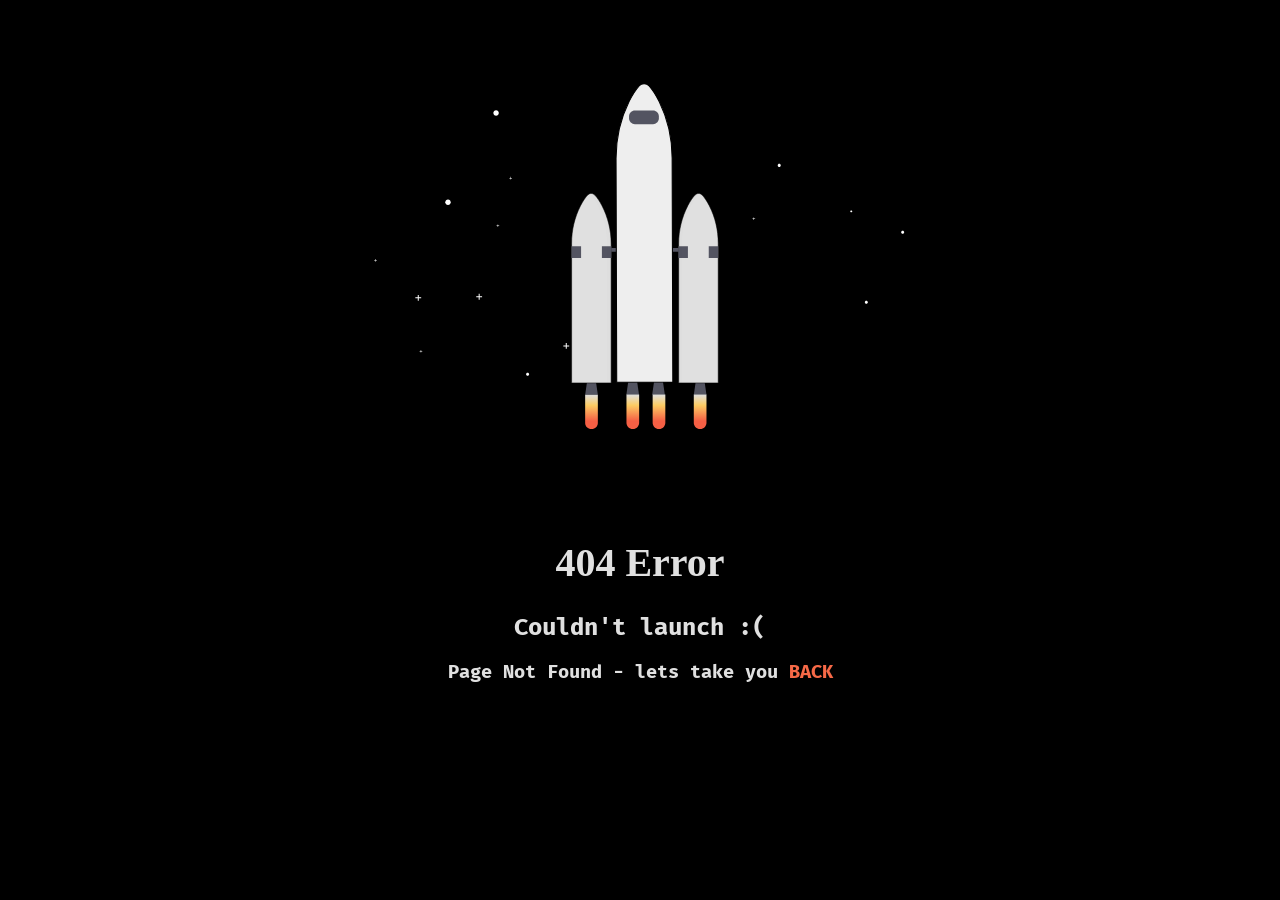
<file: BlogWebUI/wwwroot/404page/dist/index.html>
<!DOCTYPE html>
<html lang="en" >
<head>
  <meta charset="UTF-8">
  <title>CodePen - 404 Page - svg animation</title>
  <link rel="stylesheet" href="./style.css">

</head>
<body>
<!-- partial:index.partial.html -->
<body>
    <div>
        <svg width="1123" height="837" viewBox="0 0 1123 837" fill="none" xmlns="http://www.w3.org/2000/svg">
            <rect width="1123" height="837" fill="black"/>
            <g id="sky" filter="url(#filter0_d)">
            <rect id="background" x="30" y="26" width="1063" height="777" rx="20" fill="black"/>
            <g id="stars">
            <path id="Vector" d="M202.12 319.2C204.937 319.2 207.22 316.917 207.22 314.1C207.22 311.283 204.937 309 202.12 309C199.303 309 197.02 311.283 197.02 314.1C197.02 316.917 199.303 319.2 202.12 319.2Z" fill="white"/>
            <path id="Vector_2" d="M566.12 615.2C568.937 615.2 571.22 612.917 571.22 610.1C571.22 607.283 568.937 605 566.12 605C563.303 605 561.02 607.283 561.02 610.1C561.02 612.917 563.303 615.2 566.12 615.2Z" fill="white"/>
            <path id="Vector_3" d="M351.12 638.95C352.694 638.95 353.97 637.674 353.97 636.1C353.97 634.526 352.694 633.25 351.12 633.25C349.546 633.25 348.27 634.526 348.27 636.1C348.27 637.674 349.546 638.95 351.12 638.95Z" fill="white"/>
            <path id="Vector_4" d="M985.11 503.99C986.684 503.99 987.96 502.714 987.96 501.14C987.96 499.566 986.684 498.29 985.11 498.29C983.536 498.29 982.26 499.566 982.26 501.14C982.26 502.714 983.536 503.99 985.11 503.99Z" fill="white"/>
            <path id="Vector_5" d="M822.11 247.99C823.684 247.99 824.96 246.714 824.96 245.14C824.96 243.566 823.684 242.29 822.11 242.29C820.536 242.29 819.26 243.566 819.26 245.14C819.26 246.714 820.536 247.99 822.11 247.99Z" fill="white"/>
            <path id="Vector_6" d="M1053.11 372.99C1054.68 372.99 1055.96 371.714 1055.96 370.14C1055.96 368.566 1054.68 367.29 1053.11 367.29C1051.54 367.29 1050.26 368.566 1050.26 370.14C1050.26 371.714 1051.54 372.99 1053.11 372.99Z" fill="white"/>
            <path id="Vector_7" d="M292.12 152.2C294.937 152.2 297.22 149.917 297.22 147.1C297.22 144.283 294.937 142 292.12 142C289.303 142 287.02 144.283 287.02 147.1C287.02 149.917 289.303 152.2 292.12 152.2Z" fill="white"/>
            <path id="Vector_8" d="M151.95 492.17H147.41V487.63H145.56V492.17H141.02V494.02H145.56V498.55H147.41V494.02H151.95V492.17Z" fill="white"/>
            <path id="Vector_9" d="M265.95 490.17H261.41V485.63H259.56V490.17H255.02V492.02H259.56V496.55H261.41V492.02H265.95V490.17Z" fill="white"/>
            <path id="Vector_10" d="M428.95 582.17H424.41V577.63H422.56V582.17H418.02V584.02H422.56V588.55H424.41V584.02H428.95V582.17Z" fill="white"/>
            <path id="Vector_11" d="M776.98 344.67H774.91V342.6H774.07V344.67H772V345.51H774.07V347.58H774.91V345.51H776.98V344.67Z" fill="white"/>
            <path id="Vector_12" d="M68.98 422.67H66.91V420.6H66.07V422.67H64V423.51H66.07V425.58H66.91V423.51H68.98V422.67Z" fill="white"/>
            <path id="Vector_13" d="M153.98 592.67H151.91V590.6H151.07V592.67H149V593.51H151.07V595.58H151.91V593.51H153.98V592.67Z" fill="white"/>
            <path id="Vector_14" d="M297.97 357.71H295.9V355.64H295.06V357.71H292.99V358.55H295.06V360.62H295.9V358.55H297.97V357.71Z" fill="white"/>
            <path id="Vector_15" d="M321.98 268.67H319.91V266.6H319.07V268.67H317V269.51H319.07V271.58H319.91V269.51H321.98V268.67Z" fill="white"/>
            <path id="Vector_16" d="M956.9 333.07C957.916 333.07 958.74 332.246 958.74 331.23C958.74 330.214 957.916 329.39 956.9 329.39C955.884 329.39 955.06 330.214 955.06 331.23C955.06 332.246 955.884 333.07 956.9 333.07Z" fill="white"/>
            </g>
            <g id="rocket">
            <path id="Vector_17" d="M635.46 400H466V406.78H635.46V400Z" fill="#535461"/>
            <g id="body-rocket">
            <path id="Vector_18" d="M482.581 674.368H458.851L463.091 645.558H478.341L482.581 674.368Z" fill="#535461"/>
            <path id="Vector_19" d="M685.931 674.368H662.211L666.441 645.558H681.701L685.931 674.368Z" fill="#535461"/>
            <g id="Group" opacity="0.1">
            <path id="Vector_20" opacity="0.1" d="M665.261 656.998H682.881L681.701 648.948H666.441L665.261 656.998Z" fill="black"/>
            </g>
            <path id="Vector_21" d="M559.681 674.368H535.961L540.191 645.558H555.451L559.681 674.368Z" fill="#535461"/>
            <path id="Vector_22" d="M607.981 674.368H584.261L588.491 645.558H603.741L607.981 674.368Z" fill="#535461"/>
            <g id="Group_2" opacity="0.1">
            <path id="Vector_23" opacity="0.1" d="M587.311 656.998H604.931L603.741 648.948H588.491L587.311 656.998Z" fill="black"/>
            </g>
            <path id="Vector_24" d="M677.861 300.724L677.86 300.724L677.869 300.733C681.479 304.531 686.193 310.849 691.386 320.975C702.335 342.647 707.995 366.605 707.901 390.887V390.888V652.328H633.901L633.901 391.988L633.901 391.986C633.785 367.014 639.733 342.386 651.234 320.22C655.114 312.85 659.549 305.944 664.436 300.73L664.436 300.73L664.442 300.724C665.29 299.787 666.326 299.038 667.481 298.525C668.637 298.012 669.887 297.747 671.151 297.747C672.415 297.747 673.666 298.012 674.821 298.525C675.977 299.038 677.012 299.787 677.861 300.724Z" fill="#E0E0E0" stroke="black"/>
            <path id="Vector_25" d="M463.524 300.733L463.524 300.733L463.532 300.724C464.38 299.787 465.416 299.038 466.571 298.525C467.727 298.012 468.977 297.747 470.241 297.747C471.505 297.747 472.755 298.012 473.911 298.525C475.067 299.038 476.102 299.787 476.95 300.724L476.95 300.724L476.957 300.731C481.853 305.944 486.278 312.85 490.168 320.22C501.665 342.388 507.612 367.014 507.501 391.986V391.988V652.328H433.501L433.501 390.888L433.501 390.887C433.408 366.605 439.067 342.647 450.017 320.975C455.2 310.849 459.913 304.531 463.524 300.733Z" fill="#E0E0E0" stroke="black"/>
            <path id="Vector_26" d="M490.201 396.448L508.001 396.538V418.478H490.201V396.448Z" fill="#535461"/>
            <path id="Vector_27" d="M633.401 396.448L651.191 396.538V418.478H633.401V396.448Z" fill="#535461"/>
            <g id="Group_3" opacity="0.1">
            <path id="Vector_28" opacity="0.1" d="M490.611 319.648C486.711 312.258 482.261 305.308 477.321 300.048C475.926 298.502 474.062 297.456 472.016 297.071C469.969 296.686 467.852 296.984 465.991 297.918C467.063 298.453 468.032 299.175 468.851 300.048C473.781 305.308 478.241 312.258 482.131 319.648C493.671 341.887 499.638 366.595 499.521 391.648V652.468H508.001V391.658C508.115 366.602 502.147 341.892 490.611 319.648V319.648Z" fill="black"/>
            </g>
            <g id="Group_4" opacity="0.1">
            <path id="Vector_29" opacity="0.1" d="M657.571 320.368C661.461 312.978 665.921 306.028 670.851 300.768C671.773 299.772 672.889 298.976 674.131 298.428C672.298 297.626 670.26 297.421 668.304 297.841C666.348 298.261 664.573 299.285 663.231 300.768C658.291 306.028 653.831 312.978 649.941 320.368C638.407 342.609 632.44 367.315 632.551 392.368V653.228H640.181V392.388C640.061 367.328 646.029 342.613 657.571 320.368V320.368Z" fill="black"/>
            </g>
            <path id="Vector_30" d="M471.041 738.768H470.391C467.331 738.768 464.395 737.553 462.231 735.388C460.067 733.224 458.851 730.289 458.851 727.228V674.368H482.581V727.228C482.581 730.289 481.365 733.224 479.201 735.388C477.037 737.553 474.102 738.768 471.041 738.768Z" fill="url(#paint0_linear)"/>
            <path id="Vector_31" d="M548.371 738.518H547.721C544.661 738.518 541.725 737.303 539.561 735.138C537.397 732.974 536.181 730.039 536.181 726.978V674.118H559.911V726.978C559.911 730.039 558.695 732.974 556.531 735.138C554.367 737.303 551.432 738.518 548.371 738.518Z" fill="url(#paint1_linear)"/>
            <path id="Vector_32" d="M597.371 738.518H596.721C593.661 738.518 590.725 737.303 588.561 735.138C586.397 732.974 585.181 730.039 585.181 726.978V674.118H608.911V726.978C608.911 730.039 607.695 732.974 605.531 735.138C603.367 737.303 600.432 738.518 597.371 738.518Z" fill="url(#paint2_linear)"/>
            <path id="Vector_33" d="M674.371 738.518H673.721C670.661 738.518 667.725 737.303 665.561 735.138C663.397 732.974 662.181 730.039 662.181 726.978V674.118H685.911V726.978C685.911 730.039 684.695 732.974 682.531 735.138C680.367 737.303 677.432 738.518 674.371 738.518Z" fill="url(#paint3_linear)"/>
            <path id="Vector_34" d="M578.51 96.4834L578.52 96.4957L578.531 96.5076C583.685 102.221 590.434 111.588 597.797 126.726L597.798 126.73C613.465 158.638 621.544 194.732 621.655 231.32L622.93 650.608L517.93 650.927L516.661 233.319C516.547 195.664 524.762 158.515 541.048 125.774C546.594 114.716 552.917 104.371 559.813 96.561L559.822 96.5507L559.831 96.5402C560.972 95.1742 562.398 94.0744 564.009 93.3179C565.62 92.5615 567.377 92.1667 569.157 92.1613C570.937 92.1559 572.697 92.54 574.312 93.2866C575.928 94.0333 577.361 95.1244 578.51 96.4834Z" fill="#EEEEEE" stroke="black" stroke-width="2"/>
            <path id="Vector_35" d="M585.811 142.368H551.971C545.896 142.368 540.971 147.293 540.971 153.368V156.958C540.971 163.034 545.896 167.958 551.971 167.958H585.811C591.886 167.958 596.811 163.034 596.811 156.958V153.368C596.811 147.293 591.886 142.368 585.811 142.368Z" fill="#535461"/>
            <path id="Vector_36" d="M433.431 396.448L451.231 396.538V418.478H433.431V396.448Z" fill="#535461"/>
            <path id="Vector_37" d="M690.171 396.448L707.961 396.538V418.478H690.171V396.448Z" fill="#535461"/>
            </g>
            </g>
            </g>
            <defs>
            <filter id="filter0_d" x="0" y="0" width="1123" height="837" filterUnits="userSpaceOnUse" color-interpolation-filters="sRGB">
            <feFlood flood-opacity="0" result="BackgroundImageFix"/>
            <feColorMatrix in="SourceAlpha" type="matrix" values="0 0 0 0 0 0 0 0 0 0 0 0 0 0 0 0 0 0 127 0"/>
            <feOffset dy="4"/>
            <feGaussianBlur stdDeviation="15"/>
            <feColorMatrix type="matrix" values="0 0 0 0 0 0 0 0 0 0 0 0 0 0 0 0 0 0 0.7 0"/>
            <feBlend mode="normal" in2="BackgroundImageFix" result="effect1_dropShadow"/>
            <feBlend mode="normal" in="SourceGraphic" in2="effect1_dropShadow" result="shape"/>
            </filter>
            <linearGradient id="paint0_linear" x1="470.721" y1="674.368" x2="470.721" y2="738.768" gradientUnits="userSpaceOnUse">
            <stop stop-color="#E0E0E0"/>
            <stop offset="0.31" stop-color="#FCCC63"/>
            <stop offset="0.77" stop-color="#F55F44"/>
            </linearGradient>
            <linearGradient id="paint1_linear" x1="548.051" y1="674.118" x2="548.051" y2="738.518" gradientUnits="userSpaceOnUse">
            <stop stop-color="#E0E0E0"/>
            <stop offset="0.31" stop-color="#FCCC63"/>
            <stop offset="0.77" stop-color="#F55F44"/>
            </linearGradient>
            <linearGradient id="paint2_linear" x1="597.051" y1="674.118" x2="597.051" y2="738.518" gradientUnits="userSpaceOnUse">
            <stop stop-color="#E0E0E0"/>
            <stop offset="0.31" stop-color="#FCCC63"/>
            <stop offset="0.77" stop-color="#F55F44"/>
            </linearGradient>
            <linearGradient id="paint3_linear" x1="674.051" y1="674.118" x2="674.051" y2="738.518" gradientUnits="userSpaceOnUse">
            <stop stop-color="#E0E0E0"/>
            <stop offset="0.31" stop-color="#FCCC63"/>
            <stop offset="0.77" stop-color="#F55F44"/>
            </linearGradient>
            </defs>
            </svg>
    </div>
    <div class="text">
        <h1>404 Error</h1>  
      <h2>Couldn't launch :(</h2>
         <h3>Page Not Found - lets take you <a href="https://twitter.com/namratapdr">BACK</a></h3> 
    </div>
</body>
<!-- partial -->
  
</body>
</html>
</file>
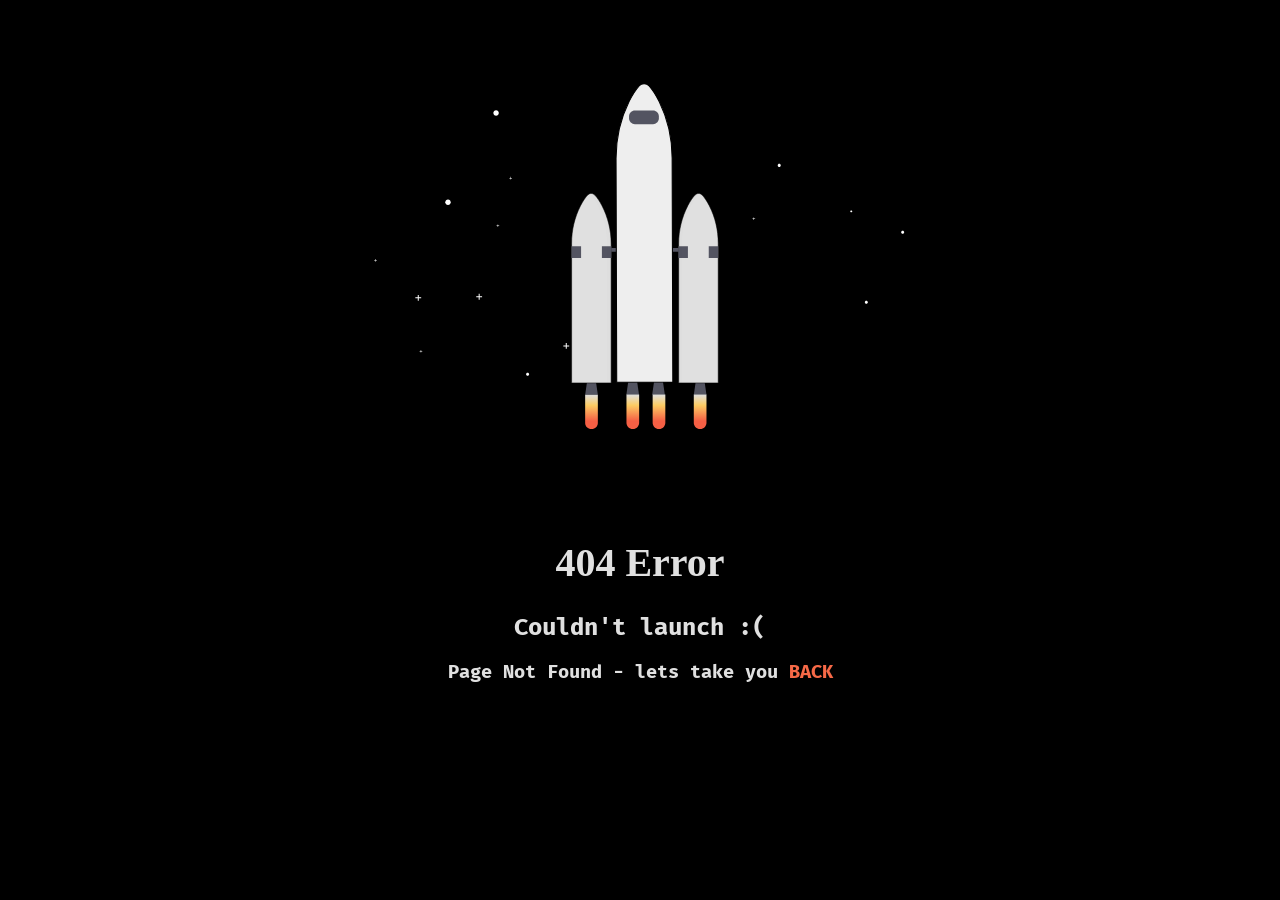
<file: BlogWebUI/wwwroot/404page/src/index.html>
<!DOCTYPE html>
<html lang="en">
<head>
    <meta charset="UTF-8">
    <title>CodePen - 404 Page - svg animation</title>
    <link rel="stylesheet" href="./style.css">

</head>
<body>
    <!-- partial:index.partial.html -->
    <body>
        <div>
            <svg width="1123" height="837" viewBox="0 0 1123 837" fill="none" xmlns="http://www.w3.org/2000/svg">
                <rect width="1123" height="837" fill="black" />
                <g id="sky" filter="url(#filter0_d)">
                    <rect id="background" x="30" y="26" width="1063" height="777" rx="20" fill="black" />
                    <g id="stars">
                        <path id="Vector" d="M202.12 319.2C204.937 319.2 207.22 316.917 207.22 314.1C207.22 311.283 204.937 309 202.12 309C199.303 309 197.02 311.283 197.02 314.1C197.02 316.917 199.303 319.2 202.12 319.2Z" fill="white" />
                        <path id="Vector_2" d="M566.12 615.2C568.937 615.2 571.22 612.917 571.22 610.1C571.22 607.283 568.937 605 566.12 605C563.303 605 561.02 607.283 561.02 610.1C561.02 612.917 563.303 615.2 566.12 615.2Z" fill="white" />
                        <path id="Vector_3" d="M351.12 638.95C352.694 638.95 353.97 637.674 353.97 636.1C353.97 634.526 352.694 633.25 351.12 633.25C349.546 633.25 348.27 634.526 348.27 636.1C348.27 637.674 349.546 638.95 351.12 638.95Z" fill="white" />
                        <path id="Vector_4" d="M985.11 503.99C986.684 503.99 987.96 502.714 987.96 501.14C987.96 499.566 986.684 498.29 985.11 498.29C983.536 498.29 982.26 499.566 982.26 501.14C982.26 502.714 983.536 503.99 985.11 503.99Z" fill="white" />
                        <path id="Vector_5" d="M822.11 247.99C823.684 247.99 824.96 246.714 824.96 245.14C824.96 243.566 823.684 242.29 822.11 242.29C820.536 242.29 819.26 243.566 819.26 245.14C819.26 246.714 820.536 247.99 822.11 247.99Z" fill="white" />
                        <path id="Vector_6" d="M1053.11 372.99C1054.68 372.99 1055.96 371.714 1055.96 370.14C1055.96 368.566 1054.68 367.29 1053.11 367.29C1051.54 367.29 1050.26 368.566 1050.26 370.14C1050.26 371.714 1051.54 372.99 1053.11 372.99Z" fill="white" />
                        <path id="Vector_7" d="M292.12 152.2C294.937 152.2 297.22 149.917 297.22 147.1C297.22 144.283 294.937 142 292.12 142C289.303 142 287.02 144.283 287.02 147.1C287.02 149.917 289.303 152.2 292.12 152.2Z" fill="white" />
                        <path id="Vector_8" d="M151.95 492.17H147.41V487.63H145.56V492.17H141.02V494.02H145.56V498.55H147.41V494.02H151.95V492.17Z" fill="white" />
                        <path id="Vector_9" d="M265.95 490.17H261.41V485.63H259.56V490.17H255.02V492.02H259.56V496.55H261.41V492.02H265.95V490.17Z" fill="white" />
                        <path id="Vector_10" d="M428.95 582.17H424.41V577.63H422.56V582.17H418.02V584.02H422.56V588.55H424.41V584.02H428.95V582.17Z" fill="white" />
                        <path id="Vector_11" d="M776.98 344.67H774.91V342.6H774.07V344.67H772V345.51H774.07V347.58H774.91V345.51H776.98V344.67Z" fill="white" />
                        <path id="Vector_12" d="M68.98 422.67H66.91V420.6H66.07V422.67H64V423.51H66.07V425.58H66.91V423.51H68.98V422.67Z" fill="white" />
                        <path id="Vector_13" d="M153.98 592.67H151.91V590.6H151.07V592.67H149V593.51H151.07V595.58H151.91V593.51H153.98V592.67Z" fill="white" />
                        <path id="Vector_14" d="M297.97 357.71H295.9V355.64H295.06V357.71H292.99V358.55H295.06V360.62H295.9V358.55H297.97V357.71Z" fill="white" />
                        <path id="Vector_15" d="M321.98 268.67H319.91V266.6H319.07V268.67H317V269.51H319.07V271.58H319.91V269.51H321.98V268.67Z" fill="white" />
                        <path id="Vector_16" d="M956.9 333.07C957.916 333.07 958.74 332.246 958.74 331.23C958.74 330.214 957.916 329.39 956.9 329.39C955.884 329.39 955.06 330.214 955.06 331.23C955.06 332.246 955.884 333.07 956.9 333.07Z" fill="white" />
                    </g>
                    <g id="rocket">
                        <path id="Vector_17" d="M635.46 400H466V406.78H635.46V400Z" fill="#535461" />
                        <g id="body-rocket">
                            <path id="Vector_18" d="M482.581 674.368H458.851L463.091 645.558H478.341L482.581 674.368Z" fill="#535461" />
                            <path id="Vector_19" d="M685.931 674.368H662.211L666.441 645.558H681.701L685.931 674.368Z" fill="#535461" />
                            <g id="Group" opacity="0.1">
                                <path id="Vector_20" opacity="0.1" d="M665.261 656.998H682.881L681.701 648.948H666.441L665.261 656.998Z" fill="black" />
                            </g>
                            <path id="Vector_21" d="M559.681 674.368H535.961L540.191 645.558H555.451L559.681 674.368Z" fill="#535461" />
                            <path id="Vector_22" d="M607.981 674.368H584.261L588.491 645.558H603.741L607.981 674.368Z" fill="#535461" />
                            <g id="Group_2" opacity="0.1">
                                <path id="Vector_23" opacity="0.1" d="M587.311 656.998H604.931L603.741 648.948H588.491L587.311 656.998Z" fill="black" />
                            </g>
                            <path id="Vector_24" d="M677.861 300.724L677.86 300.724L677.869 300.733C681.479 304.531 686.193 310.849 691.386 320.975C702.335 342.647 707.995 366.605 707.901 390.887V390.888V652.328H633.901L633.901 391.988L633.901 391.986C633.785 367.014 639.733 342.386 651.234 320.22C655.114 312.85 659.549 305.944 664.436 300.73L664.436 300.73L664.442 300.724C665.29 299.787 666.326 299.038 667.481 298.525C668.637 298.012 669.887 297.747 671.151 297.747C672.415 297.747 673.666 298.012 674.821 298.525C675.977 299.038 677.012 299.787 677.861 300.724Z" fill="#E0E0E0" stroke="black" />
                            <path id="Vector_25" d="M463.524 300.733L463.524 300.733L463.532 300.724C464.38 299.787 465.416 299.038 466.571 298.525C467.727 298.012 468.977 297.747 470.241 297.747C471.505 297.747 472.755 298.012 473.911 298.525C475.067 299.038 476.102 299.787 476.95 300.724L476.95 300.724L476.957 300.731C481.853 305.944 486.278 312.85 490.168 320.22C501.665 342.388 507.612 367.014 507.501 391.986V391.988V652.328H433.501L433.501 390.888L433.501 390.887C433.408 366.605 439.067 342.647 450.017 320.975C455.2 310.849 459.913 304.531 463.524 300.733Z" fill="#E0E0E0" stroke="black" />
                            <path id="Vector_26" d="M490.201 396.448L508.001 396.538V418.478H490.201V396.448Z" fill="#535461" />
                            <path id="Vector_27" d="M633.401 396.448L651.191 396.538V418.478H633.401V396.448Z" fill="#535461" />
                            <g id="Group_3" opacity="0.1">
                                <path id="Vector_28" opacity="0.1" d="M490.611 319.648C486.711 312.258 482.261 305.308 477.321 300.048C475.926 298.502 474.062 297.456 472.016 297.071C469.969 296.686 467.852 296.984 465.991 297.918C467.063 298.453 468.032 299.175 468.851 300.048C473.781 305.308 478.241 312.258 482.131 319.648C493.671 341.887 499.638 366.595 499.521 391.648V652.468H508.001V391.658C508.115 366.602 502.147 341.892 490.611 319.648V319.648Z" fill="black" />
                            </g>
                            <g id="Group_4" opacity="0.1">
                                <path id="Vector_29" opacity="0.1" d="M657.571 320.368C661.461 312.978 665.921 306.028 670.851 300.768C671.773 299.772 672.889 298.976 674.131 298.428C672.298 297.626 670.26 297.421 668.304 297.841C666.348 298.261 664.573 299.285 663.231 300.768C658.291 306.028 653.831 312.978 649.941 320.368C638.407 342.609 632.44 367.315 632.551 392.368V653.228H640.181V392.388C640.061 367.328 646.029 342.613 657.571 320.368V320.368Z" fill="black" />
                            </g>
                            <path id="Vector_30" d="M471.041 738.768H470.391C467.331 738.768 464.395 737.553 462.231 735.388C460.067 733.224 458.851 730.289 458.851 727.228V674.368H482.581V727.228C482.581 730.289 481.365 733.224 479.201 735.388C477.037 737.553 474.102 738.768 471.041 738.768Z" fill="url(#paint0_linear)" />
                            <path id="Vector_31" d="M548.371 738.518H547.721C544.661 738.518 541.725 737.303 539.561 735.138C537.397 732.974 536.181 730.039 536.181 726.978V674.118H559.911V726.978C559.911 730.039 558.695 732.974 556.531 735.138C554.367 737.303 551.432 738.518 548.371 738.518Z" fill="url(#paint1_linear)" />
                            <path id="Vector_32" d="M597.371 738.518H596.721C593.661 738.518 590.725 737.303 588.561 735.138C586.397 732.974 585.181 730.039 585.181 726.978V674.118H608.911V726.978C608.911 730.039 607.695 732.974 605.531 735.138C603.367 737.303 600.432 738.518 597.371 738.518Z" fill="url(#paint2_linear)" />
                            <path id="Vector_33" d="M674.371 738.518H673.721C670.661 738.518 667.725 737.303 665.561 735.138C663.397 732.974 662.181 730.039 662.181 726.978V674.118H685.911V726.978C685.911 730.039 684.695 732.974 682.531 735.138C680.367 737.303 677.432 738.518 674.371 738.518Z" fill="url(#paint3_linear)" />
                            <path id="Vector_34" d="M578.51 96.4834L578.52 96.4957L578.531 96.5076C583.685 102.221 590.434 111.588 597.797 126.726L597.798 126.73C613.465 158.638 621.544 194.732 621.655 231.32L622.93 650.608L517.93 650.927L516.661 233.319C516.547 195.664 524.762 158.515 541.048 125.774C546.594 114.716 552.917 104.371 559.813 96.561L559.822 96.5507L559.831 96.5402C560.972 95.1742 562.398 94.0744 564.009 93.3179C565.62 92.5615 567.377 92.1667 569.157 92.1613C570.937 92.1559 572.697 92.54 574.312 93.2866C575.928 94.0333 577.361 95.1244 578.51 96.4834Z" fill="#EEEEEE" stroke="black" stroke-width="2" />
                            <path id="Vector_35" d="M585.811 142.368H551.971C545.896 142.368 540.971 147.293 540.971 153.368V156.958C540.971 163.034 545.896 167.958 551.971 167.958H585.811C591.886 167.958 596.811 163.034 596.811 156.958V153.368C596.811 147.293 591.886 142.368 585.811 142.368Z" fill="#535461" />
                            <path id="Vector_36" d="M433.431 396.448L451.231 396.538V418.478H433.431V396.448Z" fill="#535461" />
                            <path id="Vector_37" d="M690.171 396.448L707.961 396.538V418.478H690.171V396.448Z" fill="#535461" />
                        </g>
                    </g>
                </g>
                <defs>
                    <filter id="filter0_d" x="0" y="0" width="1123" height="837" filterUnits="userSpaceOnUse" color-interpolation-filters="sRGB">
                        <feFlood flood-opacity="0" result="BackgroundImageFix" />
                        <feColorMatrix in="SourceAlpha" type="matrix" values="0 0 0 0 0 0 0 0 0 0 0 0 0 0 0 0 0 0 127 0" />
                        <feOffset dy="4" />
                        <feGaussianBlur stdDeviation="15" />
                        <feColorMatrix type="matrix" values="0 0 0 0 0 0 0 0 0 0 0 0 0 0 0 0 0 0 0.7 0" />
                        <feBlend mode="normal" in2="BackgroundImageFix" result="effect1_dropShadow" />
                        <feBlend mode="normal" in="SourceGraphic" in2="effect1_dropShadow" result="shape" />
                    </filter>
                    <linearGradient id="paint0_linear" x1="470.721" y1="674.368" x2="470.721" y2="738.768" gradientUnits="userSpaceOnUse">
                        <stop stop-color="#E0E0E0" />
                        <stop offset="0.31" stop-color="#FCCC63" />
                        <stop offset="0.77" stop-color="#F55F44" />
                    </linearGradient>
                    <linearGradient id="paint1_linear" x1="548.051" y1="674.118" x2="548.051" y2="738.518" gradientUnits="userSpaceOnUse">
                        <stop stop-color="#E0E0E0" />
                        <stop offset="0.31" stop-color="#FCCC63" />
                        <stop offset="0.77" stop-color="#F55F44" />
                    </linearGradient>
                    <linearGradient id="paint2_linear" x1="597.051" y1="674.118" x2="597.051" y2="738.518" gradientUnits="userSpaceOnUse">
                        <stop stop-color="#E0E0E0" />
                        <stop offset="0.31" stop-color="#FCCC63" />
                        <stop offset="0.77" stop-color="#F55F44" />
                    </linearGradient>
                    <linearGradient id="paint3_linear" x1="674.051" y1="674.118" x2="674.051" y2="738.518" gradientUnits="userSpaceOnUse">
                        <stop stop-color="#E0E0E0" />
                        <stop offset="0.31" stop-color="#FCCC63" />
                        <stop offset="0.77" stop-color="#F55F44" />
                    </linearGradient>
                </defs>
            </svg>
        </div>
        <div class="text">
            <h1>404 Error</h1>
            <h2>Couldn't launch :(</h2>
            <h3>Page Not Found - lets take you <a href="https://twitter.com/namratapdr">BACK</a></h3>
        </div>
    </body>
    <!-- partial -->

</body>
</html>
</file>
<file: BlogWebUI/wwwroot/admintema/css/style.css>
@import url("https://fonts.googleapis.com/css?family=Open+Sans:300,400,600,700");
@import url("https://fonts.googleapis.com/css?family=Roboto:400,300,500,700");
/*
 *
 *   INSPINIA - Responsive Admin Theme
 *   version 2.8
 *
*/
@font-face {
  font-family: 'Glyphicons Halflings';
  src: url('../fonts/glyphicons-halflings-regular.eot');
  src: url('../fonts/glyphicons-halflings-regular.eot?#iefix') format('embedded-opentype'), url('../fonts/glyphicons-halflings-regular.woff2') format('woff2'), url('../fonts/glyphicons-halflings-regular.woff') format('woff'), url('../fonts/glyphicons-halflings-regular.ttf') format('truetype'), url('../fonts/glyphicons-halflings-regular.svg') format('svg');
}
.glyphicon {
  position: relative;
  top: 1px;
  display: inline-block;
  font-family: 'Glyphicons Halflings';
  font-style: normal;
  font-weight: normal;
  line-height: 1;
  -webkit-font-smoothing: antialiased;
  -moz-osx-font-smoothing: grayscale;
}
.glyphicon-asterisk:before {
  content: "\002a";
}
.glyphicon-plus:before {
  content: "\002b";
}
.glyphicon-euro:before,
.glyphicon-eur:before {
  content: "\20ac";
}
.glyphicon-minus:before {
  content: "\2212";
}
.glyphicon-cloud:before {
  content: "\2601";
}
.glyphicon-envelope:before {
  content: "\2709";
}
.glyphicon-pencil:before {
  content: "\270f";
}
.glyphicon-glass:before {
  content: "\e001";
}
.glyphicon-music:before {
  content: "\e002";
}
.glyphicon-search:before {
  content: "\e003";
}
.glyphicon-heart:before {
  content: "\e005";
}
.glyphicon-star:before {
  content: "\e006";
}
.glyphicon-star-empty:before {
  content: "\e007";
}
.glyphicon-user:before {
  content: "\e008";
}
.glyphicon-film:before {
  content: "\e009";
}
.glyphicon-th-large:before {
  content: "\e010";
}
.glyphicon-th:before {
  content: "\e011";
}
.glyphicon-th-list:before {
  content: "\e012";
}
.glyphicon-ok:before {
  content: "\e013";
}
.glyphicon-remove:before {
  content: "\e014";
}
.glyphicon-zoom-in:before {
  content: "\e015";
}
.glyphicon-zoom-out:before {
  content: "\e016";
}
.glyphicon-off:before {
  content: "\e017";
}
.glyphicon-signal:before {
  content: "\e018";
}
.glyphicon-cog:before {
  content: "\e019";
}
.glyphicon-trash:before {
  content: "\e020";
}
.glyphicon-home:before {
  content: "\e021";
}
.glyphicon-file:before {
  content: "\e022";
}
.glyphicon-time:before {
  content: "\e023";
}
.glyphicon-road:before {
  content: "\e024";
}
.glyphicon-download-alt:before {
  content: "\e025";
}
.glyphicon-download:before {
  content: "\e026";
}
.glyphicon-upload:before {
  content: "\e027";
}
.glyphicon-inbox:before {
  content: "\e028";
}
.glyphicon-play-circle:before {
  content: "\e029";
}
.glyphicon-repeat:before {
  content: "\e030";
}
.glyphicon-refresh:before {
  content: "\e031";
}
.glyphicon-list-alt:before {
  content: "\e032";
}
.glyphicon-lock:before {
  content: "\e033";
}
.glyphicon-flag:before {
  content: "\e034";
}
.glyphicon-headphones:before {
  content: "\e035";
}
.glyphicon-volume-off:before {
  content: "\e036";
}
.glyphicon-volume-down:before {
  content: "\e037";
}
.glyphicon-volume-up:before {
  content: "\e038";
}
.glyphicon-qrcode:before {
  content: "\e039";
}
.glyphicon-barcode:before {
  content: "\e040";
}
.glyphicon-tag:before {
  content: "\e041";
}
.glyphicon-tags:before {
  content: "\e042";
}
.glyphicon-book:before {
  content: "\e043";
}
.glyphicon-bookmark:before {
  content: "\e044";
}
.glyphicon-print:before {
  content: "\e045";
}
.glyphicon-camera:before {
  content: "\e046";
}
.glyphicon-font:before {
  content: "\e047";
}
.glyphicon-bold:before {
  content: "\e048";
}
.glyphicon-italic:before {
  content: "\e049";
}
.glyphicon-text-height:before {
  content: "\e050";
}
.glyphicon-text-width:before {
  content: "\e051";
}
.glyphicon-align-left:before {
  content: "\e052";
}
.glyphicon-align-center:before {
  content: "\e053";
}
.glyphicon-align-right:before {
  content: "\e054";
}
.glyphicon-align-justify:before {
  content: "\e055";
}
.glyphicon-list:before {
  content: "\e056";
}
.glyphicon-indent-left:before {
  content: "\e057";
}
.glyphicon-indent-right:before {
  content: "\e058";
}
.glyphicon-facetime-video:before {
  content: "\e059";
}
.glyphicon-picture:before {
  content: "\e060";
}
.glyphicon-map-marker:before {
  content: "\e062";
}
.glyphicon-adjust:before {
  content: "\e063";
}
.glyphicon-tint:before {
  content: "\e064";
}
.glyphicon-edit:before {
  content: "\e065";
}
.glyphicon-share:before {
  content: "\e066";
}
.glyphicon-check:before {
  content: "\e067";
}
.glyphicon-move:before {
  content: "\e068";
}
.glyphicon-step-backward:before {
  content: "\e069";
}
.glyphicon-fast-backward:before {
  content: "\e070";
}
.glyphicon-backward:before {
  content: "\e071";
}
.glyphicon-play:before {
  content: "\e072";
}
.glyphicon-pause:before {
  content: "\e073";
}
.glyphicon-stop:before {
  content: "\e074";
}
.glyphicon-forward:before {
  content: "\e075";
}
.glyphicon-fast-forward:before {
  content: "\e076";
}
.glyphicon-step-forward:before {
  content: "\e077";
}
.glyphicon-eject:before {
  content: "\e078";
}
.glyphicon-chevron-left:before {
  content: "\e079";
}
.glyphicon-chevron-right:before {
  content: "\e080";
}
.glyphicon-plus-sign:before {
  content: "\e081";
}
.glyphicon-minus-sign:before {
  content: "\e082";
}
.glyphicon-remove-sign:before {
  content: "\e083";
}
.glyphicon-ok-sign:before {
  content: "\e084";
}
.glyphicon-question-sign:before {
  content: "\e085";
}
.glyphicon-info-sign:before {
  content: "\e086";
}
.glyphicon-screenshot:before {
  content: "\e087";
}
.glyphicon-remove-circle:before {
  content: "\e088";
}
.glyphicon-ok-circle:before {
  content: "\e089";
}
.glyphicon-ban-circle:before {
  content: "\e090";
}
.glyphicon-arrow-left:before {
  content: "\e091";
}
.glyphicon-arrow-right:before {
  content: "\e092";
}
.glyphicon-arrow-up:before {
  content: "\e093";
}
.glyphicon-arrow-down:before {
  content: "\e094";
}
.glyphicon-share-alt:before {
  content: "\e095";
}
.glyphicon-resize-full:before {
  content: "\e096";
}
.glyphicon-resize-small:before {
  content: "\e097";
}
.glyphicon-exclamation-sign:before {
  content: "\e101";
}
.glyphicon-gift:before {
  content: "\e102";
}
.glyphicon-leaf:before {
  content: "\e103";
}
.glyphicon-fire:before {
  content: "\e104";
}
.glyphicon-eye-open:before {
  content: "\e105";
}
.glyphicon-eye-close:before {
  content: "\e106";
}
.glyphicon-warning-sign:before {
  content: "\e107";
}
.glyphicon-plane:before {
  content: "\e108";
}
.glyphicon-calendar:before {
  content: "\e109";
}
.glyphicon-random:before {
  content: "\e110";
}
.glyphicon-comment:before {
  content: "\e111";
}
.glyphicon-magnet:before {
  content: "\e112";
}
.glyphicon-chevron-up:before {
  content: "\e113";
}
.glyphicon-chevron-down:before {
  content: "\e114";
}
.glyphicon-retweet:before {
  content: "\e115";
}
.glyphicon-shopping-cart:before {
  content: "\e116";
}
.glyphicon-folder-close:before {
  content: "\e117";
}
.glyphicon-folder-open:before {
  content: "\e118";
}
.glyphicon-resize-vertical:before {
  content: "\e119";
}
.glyphicon-resize-horizontal:before {
  content: "\e120";
}
.glyphicon-hdd:before {
  content: "\e121";
}
.glyphicon-bullhorn:before {
  content: "\e122";
}
.glyphicon-bell:before {
  content: "\e123";
}
.glyphicon-certificate:before {
  content: "\e124";
}
.glyphicon-thumbs-up:before {
  content: "\e125";
}
.glyphicon-thumbs-down:before {
  content: "\e126";
}
.glyphicon-hand-right:before {
  content: "\e127";
}
.glyphicon-hand-left:before {
  content: "\e128";
}
.glyphicon-hand-up:before {
  content: "\e129";
}
.glyphicon-hand-down:before {
  content: "\e130";
}
.glyphicon-circle-arrow-right:before {
  content: "\e131";
}
.glyphicon-circle-arrow-left:before {
  content: "\e132";
}
.glyphicon-circle-arrow-up:before {
  content: "\e133";
}
.glyphicon-circle-arrow-down:before {
  content: "\e134";
}
.glyphicon-globe:before {
  content: "\e135";
}
.glyphicon-wrench:before {
  content: "\e136";
}
.glyphicon-tasks:before {
  content: "\e137";
}
.glyphicon-filter:before {
  content: "\e138";
}
.glyphicon-briefcase:before {
  content: "\e139";
}
.glyphicon-fullscreen:before {
  content: "\e140";
}
.glyphicon-dashboard:before {
  content: "\e141";
}
.glyphicon-paperclip:before {
  content: "\e142";
}
.glyphicon-heart-empty:before {
  content: "\e143";
}
.glyphicon-link:before {
  content: "\e144";
}
.glyphicon-phone:before {
  content: "\e145";
}
.glyphicon-pushpin:before {
  content: "\e146";
}
.glyphicon-usd:before {
  content: "\e148";
}
.glyphicon-gbp:before {
  content: "\e149";
}
.glyphicon-sort:before {
  content: "\e150";
}
.glyphicon-sort-by-alphabet:before {
  content: "\e151";
}
.glyphicon-sort-by-alphabet-alt:before {
  content: "\e152";
}
.glyphicon-sort-by-order:before {
  content: "\e153";
}
.glyphicon-sort-by-order-alt:before {
  content: "\e154";
}
.glyphicon-sort-by-attributes:before {
  content: "\e155";
}
.glyphicon-sort-by-attributes-alt:before {
  content: "\e156";
}
.glyphicon-unchecked:before {
  content: "\e157";
}
.glyphicon-expand:before {
  content: "\e158";
}
.glyphicon-collapse-down:before {
  content: "\e159";
}
.glyphicon-collapse-up:before {
  content: "\e160";
}
.glyphicon-log-in:before {
  content: "\e161";
}
.glyphicon-flash:before {
  content: "\e162";
}
.glyphicon-log-out:before {
  content: "\e163";
}
.glyphicon-new-window:before {
  content: "\e164";
}
.glyphicon-record:before {
  content: "\e165";
}
.glyphicon-save:before {
  content: "\e166";
}
.glyphicon-open:before {
  content: "\e167";
}
.glyphicon-saved:before {
  content: "\e168";
}
.glyphicon-import:before {
  content: "\e169";
}
.glyphicon-export:before {
  content: "\e170";
}
.glyphicon-send:before {
  content: "\e171";
}
.glyphicon-floppy-disk:before {
  content: "\e172";
}
.glyphicon-floppy-saved:before {
  content: "\e173";
}
.glyphicon-floppy-remove:before {
  content: "\e174";
}
.glyphicon-floppy-save:before {
  content: "\e175";
}
.glyphicon-floppy-open:before {
  content: "\e176";
}
.glyphicon-credit-card:before {
  content: "\e177";
}
.glyphicon-transfer:before {
  content: "\e178";
}
.glyphicon-cutlery:before {
  content: "\e179";
}
.glyphicon-header:before {
  content: "\e180";
}
.glyphicon-compressed:before {
  content: "\e181";
}
.glyphicon-earphone:before {
  content: "\e182";
}
.glyphicon-phone-alt:before {
  content: "\e183";
}
.glyphicon-tower:before {
  content: "\e184";
}
.glyphicon-stats:before {
  content: "\e185";
}
.glyphicon-sd-video:before {
  content: "\e186";
}
.glyphicon-hd-video:before {
  content: "\e187";
}
.glyphicon-subtitles:before {
  content: "\e188";
}
.glyphicon-sound-stereo:before {
  content: "\e189";
}
.glyphicon-sound-dolby:before {
  content: "\e190";
}
.glyphicon-sound-5-1:before {
  content: "\e191";
}
.glyphicon-sound-6-1:before {
  content: "\e192";
}
.glyphicon-sound-7-1:before {
  content: "\e193";
}
.glyphicon-copyright-mark:before {
  content: "\e194";
}
.glyphicon-registration-mark:before {
  content: "\e195";
}
.glyphicon-cloud-download:before {
  content: "\e197";
}
.glyphicon-cloud-upload:before {
  content: "\e198";
}
.glyphicon-tree-conifer:before {
  content: "\e199";
}
.glyphicon-tree-deciduous:before {
  content: "\e200";
}
.glyphicon-cd:before {
  content: "\e201";
}
.glyphicon-save-file:before {
  content: "\e202";
}
.glyphicon-open-file:before {
  content: "\e203";
}
.glyphicon-level-up:before {
  content: "\e204";
}
.glyphicon-copy:before {
  content: "\e205";
}
.glyphicon-paste:before {
  content: "\e206";
}
.glyphicon-alert:before {
  content: "\e209";
}
.glyphicon-equalizer:before {
  content: "\e210";
}
.glyphicon-king:before {
  content: "\e211";
}
.glyphicon-queen:before {
  content: "\e212";
}
.glyphicon-pawn:before {
  content: "\e213";
}
.glyphicon-bishop:before {
  content: "\e214";
}
.glyphicon-knight:before {
  content: "\e215";
}
.glyphicon-baby-formula:before {
  content: "\e216";
}
.glyphicon-tent:before {
  content: "\26fa";
}
.glyphicon-blackboard:before {
  content: "\e218";
}
.glyphicon-bed:before {
  content: "\e219";
}
.glyphicon-apple:before {
  content: "\f8ff";
}
.glyphicon-erase:before {
  content: "\e221";
}
.glyphicon-hourglass:before {
  content: "\231b";
}
.glyphicon-lamp:before {
  content: "\e223";
}
.glyphicon-duplicate:before {
  content: "\e224";
}
.glyphicon-piggy-bank:before {
  content: "\e225";
}
.glyphicon-scissors:before {
  content: "\e226";
}
.glyphicon-bitcoin:before {
  content: "\e227";
}
.glyphicon-btc:before {
  content: "\e227";
}
.glyphicon-xbt:before {
  content: "\e227";
}
.glyphicon-yen:before {
  content: "\00a5";
}
.glyphicon-jpy:before {
  content: "\00a5";
}
.glyphicon-ruble:before {
  content: "\20bd";
}
.glyphicon-rub:before {
  content: "\20bd";
}
.glyphicon-scale:before {
  content: "\e230";
}
.glyphicon-ice-lolly:before {
  content: "\e231";
}
.glyphicon-ice-lolly-tasted:before {
  content: "\e232";
}
.glyphicon-education:before {
  content: "\e233";
}
.glyphicon-option-horizontal:before {
  content: "\e234";
}
.glyphicon-option-vertical:before {
  content: "\e235";
}
.glyphicon-menu-hamburger:before {
  content: "\e236";
}
.glyphicon-modal-window:before {
  content: "\e237";
}
.glyphicon-oil:before {
  content: "\e238";
}
.glyphicon-grain:before {
  content: "\e239";
}
.glyphicon-sunglasses:before {
  content: "\e240";
}
.glyphicon-text-size:before {
  content: "\e241";
}
.glyphicon-text-color:before {
  content: "\e242";
}
.glyphicon-text-background:before {
  content: "\e243";
}
.glyphicon-object-align-top:before {
  content: "\e244";
}
.glyphicon-object-align-bottom:before {
  content: "\e245";
}
.glyphicon-object-align-horizontal:before {
  content: "\e246";
}
.glyphicon-object-align-left:before {
  content: "\e247";
}
.glyphicon-object-align-vertical:before {
  content: "\e248";
}
.glyphicon-object-align-right:before {
  content: "\e249";
}
.glyphicon-triangle-right:before {
  content: "\e250";
}
.glyphicon-triangle-left:before {
  content: "\e251";
}
.glyphicon-triangle-bottom:before {
  content: "\e252";
}
.glyphicon-triangle-top:before {
  content: "\e253";
}
.glyphicon-console:before {
  content: "\e254";
}
.glyphicon-superscript:before {
  content: "\e255";
}
.glyphicon-subscript:before {
  content: "\e256";
}
.glyphicon-menu-left:before {
  content: "\e257";
}
.glyphicon-menu-right:before {
  content: "\e258";
}
.glyphicon-menu-down:before {
  content: "\e259";
}
.glyphicon-menu-up:before {
  content: "\e260";
}
h1,
h2,
h3,
h4,
h5,
h6 {
  font-weight: 100;
}
.h1,
.h2,
.h3,
h1,
h2,
h3 {
  margin-top: 20px;
  margin-bottom: 10px;
}
h1 {
  font-size: 30px;
}
h2 {
  font-size: 24px;
}
h3 {
  font-size: 16px;
}
h4 {
  font-size: 14px;
}
h5 {
  font-size: 12px;
}
h6 {
  font-size: 10px;
}
h3,
h4,
h5 {
  margin-top: 5px;
  font-weight: 600;
}
.nav > li > a {
  color: #a7b1c2;
  font-weight: 600;
  padding: 14px 20px 14px 25px;
  display: block;
}
.nav.metismenu > li {
  display: block;
  width: 100%;
  position: relative;
}
.nav.metismenu .dropdown-menu > li > a {
  padding: 3px 20px;
  display: block;
}
.nav.navbar-right > li > a {
  color: #999c9e;
}
.nav > li.active > a {
  color: #ffffff;
}
.navbar-default .nav > li > a:hover,
.navbar-default .nav > li > a:focus {
  background-color: #293846;
  color: white;
}
.nav .open > a,
.nav .open > a:hover,
.nav .open > a:focus {
  background: #fff;
}
.nav.navbar-top-links > li > a:hover,
.nav.navbar-top-links > li > a:focus {
  background-color: transparent;
}
.nav > li > a i {
  margin-right: 6px;
}
.navbar {
  border: 0;
}
.navbar-default {
  background-color: transparent;
  border-color: #2f4050;
}
.navbar-top-links li {
  display: inline-block;
  align-self: center;
}
.navbar-top-links li:last-child {
  margin-right: 30px;
}
.body-small .navbar-top-links li:last-child {
  margin-right: 0;
}
.navbar-top-links li a {
  padding: 20px 10px;
  min-height: 50px;
}
.dropdown-menu {
  border: medium none;
  border-radius: 3px;
  box-shadow: 0 0 3px rgba(86, 96, 117, 0.7);
  display: none;
  float: left;
  font-size: 12px;
  left: 0;
  list-style: none outside none;
  padding: 0;
  position: absolute;
  text-shadow: none;
  top: 100%;
  z-index: 1000;
}
.dropdown-menu > li > a {
  border-radius: 3px;
  color: inherit;
  line-height: 25px;
  margin: 4px;
  text-align: left;
  font-weight: normal;
  display: block;
  padding: 3px 20px;
}
.dropdown-menu > li > a:focus,
.dropdown-menu > li > a:hover {
  color: #262626;
  text-decoration: none;
  background-color: #f5f5f5;
}
.dropdown-menu > .active > a,
.dropdown-menu > .active > a:focus,
.dropdown-menu > .active > a:hover {
  color: #fff;
  text-decoration: none;
  background-color: #1ab394;
  outline: 0;
}
.dropdown-menu > li > a.font-bold {
  font-weight: 600;
}
.navbar-top-links .dropdown-menu li {
  display: block;
}
.navbar-top-links .dropdown-menu li:last-child {
  margin-right: 0;
}
.navbar-top-links .dropdown-menu li a {
  padding: 3px 20px;
  min-height: 0;
}
.navbar-top-links .dropdown-menu li a div {
  white-space: normal;
}
.navbar-top-links .dropdown-messages,
.navbar-top-links .dropdown-tasks,
.navbar-top-links .dropdown-alerts {
  width: 310px;
  min-width: 0;
}
.navbar-top-links .dropdown-messages {
  margin-left: 5px;
}
.navbar-top-links .dropdown-tasks {
  margin-left: -59px;
}
.navbar-top-links .dropdown-alerts {
  margin-left: -123px;
}
.navbar-top-links .dropdown-user {
  right: 0;
  left: auto;
}
.dropdown-messages,
.dropdown-alerts {
  padding: 10px 10px 10px 10px;
}
.dropdown-messages li a,
.dropdown-alerts li a {
  font-size: 12px;
}
.dropdown-messages li em,
.dropdown-alerts li em {
  font-size: 10px;
}
.nav.navbar-top-links .dropdown-alerts a {
  font-size: 12px;
}
.nav-header {
  padding: 33px 25px;
  background-color: #2f4050;
  background-image: url("patterns/header-profile.png");
}
.caret {
  display: inline-block;
  width: 0;
  height: 0;
  margin-left: 2px;
  vertical-align: middle;
  border-top: 4px dashed;
  border-right: 4px solid transparent;
  border-left: 4px solid transparent;
}
.profile-element .dropdown-toggle::after {
  display: none;
}
.pace-done .nav-header {
  transition: all 0.4s;
}
ul.nav-second-level {
  background: #293846;
}
.nav > li.active {
  border-left: 4px solid #19aa8d;
  background: #293846;
}
.nav.nav-second-level > li.active {
  border: none;
}
.nav.nav-second-level.collapse[style] {
  height: auto !important;
}
.nav-header a {
  color: #DFE4ED;
}
.nav-header .text-muted {
  color: #8095a8 !important;
}
.minimalize-styl-2 {
  padding: 4px 12px;
  margin: 14px 5px 5px 20px;
  font-size: 14px;
  float: left;
}
.navbar-form-custom {
  float: left;
  height: 50px;
  padding: 0;
  width: 200px;
  display: block;
}
.navbar-form-custom .form-group {
  margin-bottom: 0;
}
.nav.navbar-top-links a {
  font-size: 14px;
}
.navbar-form-custom .form-control {
  background: none repeat scroll 0 0 rgba(0, 0, 0, 0);
  border: medium none;
  font-size: 14px;
  height: 60px;
  margin: 0;
  z-index: 2000;
}
.nav.navbar-top-links .dropdown-toggle::after {
  display: none;
}
@media (min-width: 768px) {
  .navbar-right {
    margin-right: -15px;
  }
}
.navbar.navbar-static-top {
  padding: 0;
  width: 100%;
  align-items: inherit;
}
.navbar-static-top .dropdown-menu {
  right: 0;
  left: auto;
}
.count-info .label {
  line-height: 12px;
  padding: 2px 5px;
  position: absolute;
  right: 6px;
  top: 12px;
}
.arrow {
  float: right;
}
.fa.arrow:before {
  content: "\f104";
}
.active > a > .fa.arrow:before {
  content: "\f107";
}
.nav-second-level li,
.nav-third-level li {
  border-bottom: none !important;
}
.nav-second-level li a {
  padding: 7px 10px 7px 10px;
  padding-left: 52px;
}
.fixed-sidebar.mini-navbar .nav-second-level.collapsing li a,
.nav-second-level.collapsing li a {
  min-width: 220px;
}
.body-small .nav-second-level.collapsing li a,
.mini-navbar .nav-second-level.collapsing li a {
  min-width: 140px;
}
.nav-third-level li a,
.fixed-sidebar.mini-navbar .nav-second-level li .nav-third-level li a {
  padding-left: 62px;
}
.nav-second-level li:last-child {
  padding-bottom: 10px;
}
body:not(.fixed-sidebar):not(.canvas-menu).mini-navbar .nav li:hover > .nav-second-level,
.mini-navbar .nav li:focus > .nav-second-level {
  display: block;
  border-radius: 0 2px 2px 0;
  min-width: 160px;
  height: auto;
}
body.mini-navbar .navbar-default .nav > li > .nav-second-level li a {
  font-size: 12px;
  border-radius: 3px;
}
.fixed-nav .slimScrollDiv #side-menu {
  padding-bottom: 60px;
}
.mini-navbar .nav-second-level li a {
  padding: 10px 10px 10px 15px;
}
.mini-navbar .nav .nav-second-level {
  position: absolute;
  left: 70px;
  top: 0;
  background-color: #2f4050;
  padding: 10px 10px 10px 10px;
  font-size: 12px;
}
.canvas-menu.mini-navbar .nav-second-level {
  background: #293846;
}
.mini-navbar li.active .nav-second-level {
  left: 65px;
}
.navbar-default .special_link a {
  background: #1ab394;
  color: white;
}
.navbar-default .special_link a:hover {
  background: #17987e !important;
  color: white;
}
.navbar-default .special_link a span.label {
  background: #fff;
  color: #1ab394;
}
.navbar-default .landing_link a {
  background: #1cc09f;
  color: white;
}
.navbar-default .landing_link a:hover {
  background: #1ab394 !important;
  color: white;
}
.navbar-default .landing_link a span.label {
  background: #fff;
  color: #1cc09f;
}
.logo-element {
  text-align: center;
  font-size: 18px;
  font-weight: 600;
  color: white;
  display: none;
  padding: 18px 0;
}
.pace-done .navbar-static-side,
.pace-done .nav-header,
.pace-done li.active,
.pace-done #page-wrapper,
.pace-done .footer {
  -webkit-transition: all 0.4s;
  -moz-transition: all 0.4s;
  -o-transition: all 0.4s;
  transition: all 0.4s;
}
.navbar-fixed-top {
  background: #fff;
  transition-duration: 0.4s;
  border-bottom: 1px solid #e7eaec !important;
  z-index: 2030;
  position: fixed;
  right: 0;
  left: 0;
  padding: 0;
  top:0
}
.navbar-fixed-top .navbar-form-custom .form-control { height: 50px}
.navbar-fixed-top,
.navbar-static-top {
  background: #f3f3f4;
}
.fixed-nav #wrapper {
  margin-top: 0;
}
.nav-tabs > li.active > a,
.nav-tabs > li.active > a:hover,
.nav-tabs > li.active > a:focus {
  -moz-border-bottom-colors: none;
  -moz-border-left-colors: none;
  -moz-border-right-colors: none;
  -moz-border-top-colors: none;
  background: none;
  border-color: #dddddd #dddddd rgba(0, 0, 0, 0);
  border-bottom: #f3f3f4;
  border-image: none;
  border-style: solid;
  border-width: 1px;
  color: #555555;
  cursor: default;
}
.nav.nav-tabs li {
  background: none;
  border: none;
}
body.fixed-nav #wrapper .navbar-static-side,
body.fixed-nav #wrapper #page-wrapper {
  margin-top: 60px;
}
body.top-navigation.fixed-nav #wrapper #page-wrapper {
  margin-top: 0;
}
body.fixed-nav.fixed-nav-basic .navbar-fixed-top {
  left: 220px;
}
body.fixed-nav.fixed-nav-basic.mini-navbar .navbar-fixed-top {
  left: 70px;
}
body.fixed-nav.fixed-nav-basic.fixed-sidebar.mini-navbar .navbar-fixed-top {
  left: 0;
}
body.fixed-nav.fixed-nav-basic #wrapper .navbar-static-side {
  margin-top: 0;
}
body.fixed-nav.fixed-nav-basic.body-small .navbar-fixed-top {
  left: 0;
}
body.fixed-nav.fixed-nav-basic.fixed-sidebar.mini-navbar.body-small .navbar-fixed-top {
  left: 220px;
}
.fixed-nav .minimalize-styl-2 {
  margin: 10px 5px 5px 15px;
}
.body-small .navbar-fixed-top {
  margin-left: 0;
}
body.mini-navbar .navbar-static-side {
  width: 70px;
}
body.mini-navbar .profile-element,
body.mini-navbar .nav-label,
body.mini-navbar .navbar-default .nav li a span {
  display: none;
}
body.canvas-menu .profile-element {
  display: block;
}
body:not(.fixed-sidebar):not(.canvas-menu).mini-navbar .nav-second-level {
  display: none;
}
body.mini-navbar .navbar-default .nav > li > a {
  font-size: 16px;
}
body.mini-navbar .logo-element {
  display: block;
}
body.canvas-menu .logo-element {
  display: none;
}
body.mini-navbar .nav-header {
  padding: 0;
  background-color: #1ab394;
}
body.canvas-menu .nav-header {
  padding: 33px 25px;
}
body.mini-navbar #page-wrapper {
  margin: 0 0 0 70px;
}
body.fixed-sidebar.mini-navbar .footer,
body.canvas-menu.mini-navbar .footer {
  margin: 0 0 0 0 !important;
}
body.canvas-menu.mini-navbar #page-wrapper,
body.canvas-menu.mini-navbar .footer {
  margin: 0 0 0 0;
}
body.fixed-sidebar .navbar-static-side,
body.canvas-menu .navbar-static-side {
  position: fixed;
  width: 220px;
  z-index: 2001;
  height: 100%;
}
body.fixed-sidebar.mini-navbar .navbar-static-side {
  width: 0;
}
body.fixed-sidebar.mini-navbar #page-wrapper {
  margin: 0 0 0 0;
}
body.body-small.fixed-sidebar.mini-navbar #page-wrapper {
  margin: 0 0 0 220px;
}
body.body-small.fixed-sidebar.mini-navbar .navbar-static-side {
  width: 220px;
}
.fixed-sidebar.mini-navbar .nav li:focus > .nav-second-level,
.canvas-menu.mini-navbar .nav li:focus > .nav-second-level {
  display: block;
  height: auto;
}
body.fixed-sidebar.mini-navbar .navbar-default .nav > li > .nav-second-level li a {
  font-size: 12px;
  border-radius: 3px;
}
body.canvas-menu.mini-navbar .navbar-default .nav > li > .nav-second-level li a {
  font-size: 13px;
  border-radius: 3px;
}
.fixed-sidebar.mini-navbar .nav-second-level li a,
.canvas-menu.mini-navbar .nav-second-level li a {
  padding: 10px 10px 10px 15px;
}
.fixed-sidebar.mini-navbar .nav-second-level,
.canvas-menu.mini-navbar .nav-second-level {
  position: relative;
  padding: 0;
  font-size: 13px;
}
.fixed-sidebar.mini-navbar li.active .nav-second-level,
.canvas-menu.mini-navbar li.active .nav-second-level {
  left: 0;
}
body.fixed-sidebar.mini-navbar .navbar-default .nav > li > a,
body.canvas-menu.mini-navbar .navbar-default .nav > li > a {
  font-size: 13px;
}
body.fixed-sidebar.mini-navbar .nav-label,
body.fixed-sidebar.mini-navbar .navbar-default .nav li a span,
body.canvas-menu.mini-navbar .nav-label,
body.canvas-menu.mini-navbar .navbar-default .nav li a span {
  display: inline;
}
body.canvas-menu.mini-navbar .navbar-default .nav li .profile-element a span {
  display: block;
}
.canvas-menu.mini-navbar .nav-second-level li a,
.fixed-sidebar.mini-navbar .nav-second-level li a {
  padding: 7px 10px 7px 52px;
}
.fixed-sidebar.mini-navbar .nav-second-level,
.canvas-menu.mini-navbar .nav-second-level {
  left: 0;
}
body.canvas-menu nav.navbar-static-side {
  z-index: 2001;
  background: #2f4050;
  height: 100%;
  position: fixed;
  display: none;
}
body.canvas-menu.mini-navbar nav.navbar-static-side {
  display: block;
  width: 220px;
}
.top-navigation #page-wrapper {
  margin-left: 0;
}
.top-navigation .navbar-nav .dropdown-menu > .active > a {
  background: white;
  color: #1ab394;
  font-weight: bold;
}
.white-bg .navbar-fixed-top,
.white-bg .navbar-static-top {
  background: #fff;
}
.top-navigation .navbar {
  margin-bottom: 0;
}
.top-navigation .nav > li > a {
  padding: 15px 20px;
  color: #676a6c;
}
.top-navigation .nav > li a:hover,
.top-navigation .nav > li a:focus {
  background: #fff;
  color: #1ab394;
}
.top-navigation .navbar .nav > li.active {
  background: #fff;
  border: none;
}
.top-navigation .nav > li.active > a {
  color: #1ab394;
}
.top-navigation .navbar-right {
  margin-right: 10px;
}
.top-navigation .navbar-nav .dropdown-menu {
  box-shadow: none;
  border: 1px solid #e7eaec;
}
.top-navigation .dropdown-menu > li > a {
  margin: 0;
  padding: 7px 20px;
}
.navbar .dropdown-menu {
  margin-top: 0;
}
.top-navigation .navbar-brand {
  background: #1ab394;
  color: #fff;
  padding: 15px 25px;
  font-size: 18px;
  line-height: 20px;
}
.top-navigation .navbar-top-links li:last-child {
  margin-right: 0;
}
.top-navigation.mini-navbar #page-wrapper,
.top-navigation.body-small.fixed-sidebar.mini-navbar #page-wrapper,
.mini-navbar .top-navigation #page-wrapper,
.body-small.fixed-sidebar.mini-navbar .top-navigation #page-wrapper,
.canvas-menu #page-wrapper {
  margin: 0;
}
.top-navigation.fixed-nav #wrapper,
.fixed-nav #wrapper.top-navigation {
  margin-top: 50px;
}
.top-navigation .footer.fixed {
  margin-left: 0 !important;
}
.top-navigation .wrapper.wrapper-content {
  padding: 40px;
}
.top-navigation.body-small .wrapper.wrapper-content,
.body-small .top-navigation .wrapper.wrapper-content {
  padding: 40px 0 40px 0;
}
.navbar-toggler {
  background-color: #1ab394;
  color: #fff;
  padding: 6px 12px;
  font-size: 14px;
  margin: 8px;
}
.top-navigation .navbar-nav .open .dropdown-menu > li > a,
.top-navigation .navbar-nav .open .dropdown-menu .dropdown-header {
  padding: 10px 15px 10px 20px;
}
@media (max-width: 768px) {
  .top-navigation .navbar-header {
    display: block;
    float: none;
  }
}
.menu-visible-lg,
.menu-visible-md {
  display: none !important;
}
@media (min-width: 1200px) {
  .menu-visible-lg {
    display: block !important;
  }
}
@media (min-width: 992px) {
  .menu-visible-md {
    display: block !important;
  }
}
@media (max-width: 767px) {
  .menu-visible-md {
    display: block !important;
  }
  .menu-visible-lg {
    display: block !important;
  }
}
button:focus {
  outline: 0 !important;
}
.btn {
  border-radius: 3px;
  font-size: inherit;
}
.btn:focus {
  box-shadow: none;
}
.btn-xs {
  font-size: 0.7rem;
  padding: 0.2rem 0.4rem;
}
.btn-group-sm > .btn,
.btn-sm {
  font-size: .8rem;
}
.float-e-margins .btn {
  margin-bottom: 5px;
}
.btn-w-m {
  min-width: 120px;
}
.btn-primary.btn-outline {
  color: #1ab394;
}
.btn-success.btn-outline {
  color: #1c84c6;
}
.btn-info.btn-outline {
  color: #23c6c8;
}
.btn-warning.btn-outline {
  color: #f8ac59;
}
.btn-danger.btn-outline {
  color: #ed5565;
}
.btn-primary.btn-outline:hover,
.btn-success.btn-outline:hover,
.btn-info.btn-outline:hover,
.btn-warning.btn-outline:hover,
.btn-danger.btn-outline:hover {
  color: #fff;
}
.btn.active,
.btn:active {
  background-image: none;
  outline: 0;
  -webkit-box-shadow: inset 0 3px 5px rgba(0, 0, 0, 0.125);
  box-shadow: inset 0 3px 5px rgba(0, 0, 0, 0.125);
}
.btn-primary {
  color: #fff;
  background-color: #1ab394;
  border-color: #1ab394;
}
.btn-primary:hover,
.btn-primary:focus,
.btn-primary.focus {
  background-color: #18a689;
  border-color: #18a689;
  color: #FFFFFF;
}
.btn-primary.disabled,
.btn-primary:disabled {
  color: #fff;
  background-color: #18a689;
  border-color: #18a689;
}
.btn-primary:not(:disabled):not(.disabled):active,
.btn-primary:not(:disabled):not(.disabled).active,
.show > .btn-primary.dropdown-toggle {
  color: #fff;
  background-color: #18a689;
  border-color: #18a689;
}
.btn-primary:not(:disabled):not(.disabled):active:focus,
.btn-primary:not(:disabled):not(.disabled).active:focus,
.show > .btn-primary.dropdown-toggle:focus {
  -webkit-box-shadow: inset 0 3px 5px rgba(0, 0, 0, 0.125);
  box-shadow: inset 0 3px 5px rgba(0, 0, 0, 0.125);
}
.btn-success {
  color: #fff;
  background-color: #1c84c6;
  border-color: #1c84c6;
}
.btn-success:hover,
.btn-success:focus,
.btn-success.focus {
  color: #fff;
  background-color: #1a7bb9;
  border-color: #1a7bb9;
}
.btn-success.disabled,
.btn-success:disabled {
  color: #fff;
  background-color: #1a7bb9;
  border-color: #1a7bb9;
}
.btn-success:not(:disabled):not(.disabled):active,
.btn-success:not(:disabled):not(.disabled).active,
.show > .btn-success.dropdown-toggle {
  color: #fff;
  background-color: #1a7bb9;
  border-color: #1a7bb9;
}
.btn-success:not(:disabled):not(.disabled):active:focus,
.btn-success:not(:disabled):not(.disabled).active:focus,
.show > .btn-success.dropdown-toggle:focus {
  -webkit-box-shadow: inset 0 3px 5px rgba(0, 0, 0, 0.125);
  box-shadow: inset 0 3px 5px rgba(0, 0, 0, 0.125);
}
.btn-info {
  color: #fff;
  background-color: #23c6c8;
  border-color: #23c6c8;
}
.btn-info:hover,
.btn-info:focus,
.btn-info.focus {
  color: #fff;
  background-color: #21b9bb;
  border-color: #21b9bb;
}
.btn-info.disabled,
.btn-info:disabled {
  color: #fff;
  background-color: #21b9bb;
  border-color: #21b9bb;
}
.btn-info:not(:disabled):not(.disabled):active,
.btn-info:not(:disabled):not(.disabled).active,
.show > .btn-info.dropdown-toggle {
  color: #fff;
  background-color: #21b9bb;
  border-color: #21b9bb;
}
.btn-info:not(:disabled):not(.disabled):active:focus,
.btn-info:not(:disabled):not(.disabled).active:focus,
.show > .btn-info.dropdown-toggle:focus {
  -webkit-box-shadow: inset 0 3px 5px rgba(0, 0, 0, 0.125);
  box-shadow: inset 0 3px 5px rgba(0, 0, 0, 0.125);
}
.btn-default {
  color: inherit;
  background: white;
  border: 1px solid #e7eaec;
}
.btn-default:hover,
.btn-default:focus,
.btn-default:active,
.btn-default.active,
.open .dropdown-toggle.btn-default,
.btn-default:active:focus,
.btn-default:active:hover,
.btn-default.active:hover,
.btn-default.active:focus {
  color: inherit;
  border: 1px solid #d2d2d2;
}
.btn-default:active,
.btn-default.active,
.open .dropdown-toggle.btn-default {
  box-shadow: 0 2px 5px rgba(0, 0, 0, 0.15) inset;
}
.btn-default.disabled,
.btn-default.disabled:hover,
.btn-default.disabled:focus,
.btn-default.disabled:active,
.btn-default.disabled.active,
.btn-default[disabled],
.btn-default[disabled]:hover,
.btn-default[disabled]:focus,
.btn-default[disabled]:active,
.btn-default.active[disabled],
fieldset[disabled] .btn-default,
fieldset[disabled] .btn-default:hover,
fieldset[disabled] .btn-default:focus,
fieldset[disabled] .btn-default:active,
fieldset[disabled] .btn-default.active {
  color: #cacaca;
}
.btn-warning {
  color: #ffffff;
  background-color: #f8ac59;
  border-color: #f8ac59;
}
.btn-warning:hover,
.btn-warning:focus,
.btn-warning.focus {
  color: #ffffff;
  background-color: #f7a54a;
  border-color: #f7a54a;
}
.btn-warning.disabled,
.btn-warning:disabled {
  color: #ffffff;
  background-color: #f7a54a;
  border-color: #f7a54a;
}
.btn-warning:not(:disabled):not(.disabled):active,
.btn-warning:not(:disabled):not(.disabled).active,
.show > .btn-warning.dropdown-toggle {
  color: #ffffff;
  background-color: #f7a54a;
  border-color: #f7a54a;
}
.btn-warning:not(:disabled):not(.disabled):active:focus,
.btn-warning:not(:disabled):not(.disabled).active:focus,
.show > .btn-warning.dropdown-toggle:focus {
  -webkit-box-shadow: inset 0 3px 5px rgba(0, 0, 0, 0.125);
  box-shadow: inset 0 3px 5px rgba(0, 0, 0, 0.125);
}
.btn-danger {
  color: #fff;
  background-color: #ed5565;
  border-color: #ed5565;
}
.btn-danger:hover,
.btn-danger:focus,
.btn-danger.focus {
  color: #fff;
  background-color: #ec4758;
  border-color: #ec4758;
}
.btn-danger.disabled,
.btn-danger:disabled {
  color: #fff;
  background-color: #ec4758;
  border-color: #ec4758;
}
.btn-danger:not(:disabled):not(.disabled):active,
.btn-danger:not(:disabled):not(.disabled).active,
.show > .btn-danger.dropdown-toggle {
  color: #fff;
  background-color: #ec4758;
  border-color: #ec4758;
}
.btn-danger:not(:disabled):not(.disabled):active:focus,
.btn-danger:not(:disabled):not(.disabled).active:focus,
.show > .btn-danger.dropdown-toggle:focus {
  -webkit-box-shadow: inset 0 3px 5px rgba(0, 0, 0, 0.125);
  box-shadow: inset 0 3px 5px rgba(0, 0, 0, 0.125);
}
.btn-link {
  color: inherit;
}
.btn-link:hover,
.btn-link:focus,
.btn-link:active,
.btn-link.active,
.open .dropdown-toggle.btn-link {
  color: #1ab394;
  text-decoration: none;
}
.btn-link:active,
.btn-link.active,
.open .dropdown-toggle.btn-link {
  background-image: none;
  box-shadow: none;
}
.btn-link.disabled,
.btn-link.disabled:hover,
.btn-link.disabled:focus,
.btn-link.disabled:active,
.btn-link.disabled.active,
.btn-link[disabled],
.btn-link[disabled]:hover,
.btn-link[disabled]:focus,
.btn-link[disabled]:active,
.btn-link.active[disabled],
fieldset[disabled] .btn-link,
fieldset[disabled] .btn-link:hover,
fieldset[disabled] .btn-link:focus,
fieldset[disabled] .btn-link:active,
fieldset[disabled] .btn-link.active {
  color: #cacaca;
}
.btn-white {
  color: inherit;
  background: white;
  border: 1px solid #e7eaec;
}
.btn-white:hover,
.btn-white:focus,
.btn-white:active,
.btn-white.active,
.open .dropdown-toggle.btn-white,
.btn-white:active:focus,
.btn-white:active:hover,
.btn-white.active:hover,
.btn-white.active:focus {
  color: inherit;
  border: 1px solid #d2d2d2;
}
.btn-white:active,
.btn-white.active {
  box-shadow: 0 2px 5px rgba(0, 0, 0, 0.15) inset;
}
.btn-white:active,
.btn-white.active,
.open .dropdown-toggle.btn-white {
  background-image: none;
}
.btn-white.disabled,
.btn-white.disabled:hover,
.btn-white.disabled:focus,
.btn-white.disabled:active,
.btn-white.disabled.active,
.btn-white[disabled],
.btn-white[disabled]:hover,
.btn-white[disabled]:focus,
.btn-white[disabled]:active,
.btn-white.active[disabled],
fieldset[disabled] .btn-white,
fieldset[disabled] .btn-white:hover,
fieldset[disabled] .btn-white:focus,
fieldset[disabled] .btn-white:active,
fieldset[disabled] .btn-white.active {
  color: #cacaca;
}
.form-control,
.form-control:focus,
.has-error .form-control:focus,
.has-success .form-control:focus,
.has-warning .form-control:focus,
.navbar-collapse,
.navbar-form,
.navbar-form-custom .form-control:focus,
.navbar-form-custom .form-control:hover,
.open .btn.dropdown-toggle,
.panel,
.popover,
.progress,
.progress-bar {
  box-shadow: none;
}
.btn-outline {
  color: inherit;
  background-color: transparent;
  transition: all .5s;
}
.btn-rounded {
  border-radius: 50px;
}
.btn-large-dim {
  width: 90px;
  height: 90px;
  font-size: 42px;
}
button.dim {
  display: inline-block;
  text-decoration: none;
  text-transform: uppercase;
  text-align: center;
  padding-top: 6px;
  margin-right: 10px;
  position: relative;
  cursor: pointer;
  border-radius: 5px;
  font-weight: 600;
  margin-bottom: 20px !important;
}
button.dim:active {
  top: 3px;
}
button.btn-primary.dim {
  box-shadow: inset 0 0 0 #16987e, 0 5px 0 0 #16987e, 0 10px 5px #999999 !important;
}
button.btn-primary.dim:active {
  box-shadow: inset 0 0 0 #16987e, 0 2px 0 0 #16987e, 0 5px 3px #999999 !important;
}
button.btn-default.dim {
  box-shadow: inset 0 0 0 #b3b3b3, 0 5px 0 0 #b3b3b3, 0 10px 5px #999999 !important;
}
button.btn-default.dim:active {
  box-shadow: inset 0 0 0 #b3b3b3, 0 2px 0 0 #b3b3b3, 0 5px 3px #999999 !important;
}
button.btn-warning.dim {
  box-shadow: inset 0 0 0 #f79d3c, 0 5px 0 0 #f79d3c, 0 10px 5px #999999 !important;
}
button.btn-warning.dim:active {
  box-shadow: inset 0 0 0 #f79d3c, 0 2px 0 0 #f79d3c, 0 5px 3px #999999 !important;
}
button.btn-info.dim {
  box-shadow: inset 0 0 0 #1eacae, 0 5px 0 0 #1eacae, 0 10px 5px #999999 !important;
}
button.btn-info.dim:active {
  box-shadow: inset 0 0 0 #1eacae, 0 2px 0 0 #1eacae, 0 5px 3px #999999 !important;
}
button.btn-success.dim {
  box-shadow: inset 0 0 0 #1872ab, 0 5px 0 0 #1872ab, 0 10px 5px #999999 !important;
}
button.btn-success.dim:active {
  box-shadow: inset 0 0 0 #1872ab, 0 2px 0 0 #1872ab, 0 5px 3px #999999 !important;
}
button.btn-danger.dim {
  box-shadow: inset 0 0 0 #ea394c, 0 5px 0 0 #ea394c, 0 10px 5px #999999 !important;
}
button.btn-danger.dim:active {
  box-shadow: inset 0 0 0 #ea394c, 0 2px 0 0 #ea394c, 0 5px 3px #999999 !important;
}
button.dim:before {
  font-size: 50px;
  line-height: 1em;
  font-weight: normal;
  color: #fff;
  display: block;
  padding-top: 10px;
}
button.dim:active:before {
  top: 7px;
  font-size: 50px;
}
.btn:focus {
  outline: none !important;
}
.label {
  background-color: #d1dade;
  color: #5e5e5e;
  font-family: 'Open Sans', 'Helvetica Neue', Helvetica, Arial, sans-serif;
  font-weight: 600;
  padding: 3px 8px;
  text-shadow: none;
  border-radius: 0.25em;
  line-height: 1;
  white-space: nowrap;
}
.nav .label,
.ibox .label {
  font-size: 10px;
}
.badge {
  background-color: #d1dade;
  color: #5e5e5e;
  font-family: 'Open Sans', 'Helvetica Neue', Helvetica, Arial, sans-serif;
  font-size: 11px;
  font-weight: 600;
  padding-bottom: 4px;
  padding-left: 6px;
  padding-right: 6px;
  text-shadow: none;
  white-space: nowrap;
}
.label-primary,
.badge-primary {
  background-color: #1ab394;
  color: #FFFFFF;
}
.label-success,
.badge-success {
  background-color: #1c84c6;
  color: #FFFFFF;
}
.label-warning,
.badge-warning {
  background-color: #f8ac59;
  color: #FFFFFF;
}
.label-warning-light,
.badge-warning-light {
  background-color: #f8ac59;
  color: #ffffff;
}
.label-danger,
.badge-danger {
  background-color: #ed5565;
  color: #FFFFFF;
}
.label-info,
.badge-info {
  background-color: #23c6c8;
  color: #FFFFFF;
}
.label-inverse,
.badge-inverse {
  background-color: #262626;
  color: #FFFFFF;
}
.label-white,
.badge-white {
  background-color: #FFFFFF;
  color: #5E5E5E;
}
.label-white,
.badge-disable {
  background-color: #2A2E36;
  color: #8B91A0;
}
/* TOOGLE SWICH */
.onoffswitch {
  position: relative;
  width: 64px;
  -webkit-user-select: none;
  -moz-user-select: none;
  -ms-user-select: none;
}
.onoffswitch-checkbox {
  display: none;
}
.onoffswitch-label {
  display: block;
  overflow: hidden;
  cursor: pointer;
  border: 2px solid #1ab394;
  border-radius: 2px;
}
.onoffswitch-inner {
  width: 200%;
  margin-left: -100%;
  -moz-transition: margin 0.3s ease-in 0s;
  -webkit-transition: margin 0.3s ease-in 0s;
  -o-transition: margin 0.3s ease-in 0s;
  transition: margin 0.3s ease-in 0s;
}
.onoffswitch-inner:before,
.onoffswitch-inner:after {
  float: left;
  width: 50%;
  height: 20px;
  padding: 0;
  line-height: 20px;
  font-size: 12px;
  color: white;
  font-family: Trebuchet, Arial, sans-serif;
  font-weight: bold;
  -moz-box-sizing: border-box;
  -webkit-box-sizing: border-box;
  box-sizing: border-box;
}
.onoffswitch-inner:before {
  content: "ON";
  padding-left: 10px;
  background-color: #1ab394;
  color: #FFFFFF;
}
.onoffswitch-inner:after {
  content: "OFF";
  padding-right: 10px;
  background-color: #FFFFFF;
  color: #999999;
  text-align: right;
}
.onoffswitch-switch {
  width: 20px;
  margin: 0;
  background: #FFFFFF;
  border: 2px solid #1ab394;
  border-radius: 2px;
  position: absolute;
  top: 0;
  bottom: 0;
  right: 44px;
  -moz-transition: all 0.3s ease-in 0s;
  -webkit-transition: all 0.3s ease-in 0s;
  -o-transition: all 0.3s ease-in 0s;
  transition: all 0.3s ease-in 0s;
}
.onoffswitch-checkbox:checked + .onoffswitch-label .onoffswitch-inner {
  margin-left: 0;
}
.onoffswitch-checkbox:checked + .onoffswitch-label .onoffswitch-switch {
  right: 0;
}
.onoffswitch-checkbox:disabled + .onoffswitch-label .onoffswitch-inner:before {
  background-color: #919191;
}
.onoffswitch-checkbox:disabled + .onoffswitch-label,
.onoffswitch-checkbox:disabled + .onoffswitch-label .onoffswitch-switch {
  border-color: #919191;
}
/* CHOSEN PLUGIN */
.chosen-container-single .chosen-single {
  background: #ffffff;
  box-shadow: none;
  -moz-box-sizing: border-box;
  border-radius: 2px;
  cursor: text;
  height: auto !important;
  margin: 0;
  min-height: 30px;
  overflow: hidden;
  padding: 4px 12px;
  position: relative;
  width: 100%;
}
.chosen-container-multi .chosen-choices li.search-choice {
  background: #f1f1f1;
  border: 1px solid #e5e6e7;
  border-radius: 2px;
  box-shadow: none;
  color: #333333;
  cursor: default;
  line-height: 13px;
  margin: 3px 0 3px 5px;
  padding: 3px 20px 3px 5px;
  position: relative;
}
/* Tags Input Plugin */
.bootstrap-tagsinput {
  border: 1px solid #e5e6e7;
  box-shadow: none;
}
/* PAGINATIN */
.pagination > .active > a,
.pagination > .active > span,
.pagination > .active > a:hover,
.pagination > .active > span:hover,
.pagination > .active > a:focus,
.pagination > .active > span:focus {
  border-color: #DDDDDD;
  cursor: default;
  z-index: 2;
}
.pagination > li > a,
.pagination > li > span {
  background-color: #FFFFFF;
  border: 1px solid #DDDDDD;
  color: inherit;
  float: left;
  line-height: 1.42857;
  margin-left: -1px;
  padding: 4px 10px;
  position: relative;
  text-decoration: none;
}
.page-item.active .page-link {
  background-color: #1ab394;
  border-color: #1ab394;
}
.page-link:focus {
  box-shadow: none;
}
.page-link:hover {
  color: #676a6c;
}
.pagination .footable-page.active a {
  background-color: #1ab394;
  border-color: #1ab394;
  color: white;
}
/* TOOLTIPS */
.tooltip-inner {
  background-color: #2f4050;
}
.tooltip.top .tooltip-arrow {
  border-top-color: #2f4050;
}
.tooltip.right .tooltip-arrow {
  border-right-color: #2f4050;
}
.tooltip.bottom .tooltip-arrow {
  border-bottom-color: #2f4050;
}
.tooltip.left .tooltip-arrow {
  border-left-color: #2f4050;
}
/* EASY PIE CHART*/
.easypiechart {
  position: relative;
  text-align: center;
}
.easypiechart .h2 {
  margin-left: 10px;
  margin-top: 10px;
  display: inline-block;
}
.easypiechart canvas {
  top: 0;
  left: 0;
}
.easypiechart .easypie-text {
  line-height: 1;
  position: absolute;
  top: 33px;
  width: 100%;
  z-index: 1;
}
.easypiechart img {
  margin-top: -4px;
}
.jqstooltip {
  -webkit-box-sizing: content-box;
  -moz-box-sizing: content-box;
  box-sizing: content-box;
}
/* FULLCALENDAR */
.fc-state-default {
  background-color: #ffffff;
  background-image: none;
  background-repeat: repeat-x;
  box-shadow: none;
  color: #333333;
  text-shadow: none;
}
.fc-state-default {
  border: 1px solid;
}
.fc-button {
  color: inherit;
  border: 1px solid #e7eaec;
  cursor: pointer;
  display: inline-block;
  height: 1.9em;
  line-height: 1.9em;
  overflow: hidden;
  padding: 0 0.6em;
  position: relative;
  white-space: nowrap;
}
.fc-state-active {
  background-color: #1ab394;
  border-color: #1ab394;
  color: #ffffff;
}
.fc-header-title h2 {
  font-size: 16px;
  font-weight: 600;
  color: inherit;
}
.fc-content .fc-widget-header,
.fc-content .fc-widget-content {
  border-color: #e7eaec;
  font-weight: normal;
}
.fc-border-separate tbody {
  background-color: #F8F8F8;
}
.fc-state-highlight {
  background: none repeat scroll 0 0 #FCF8E3;
}
.external-event {
  padding: 5px 10px;
  border-radius: 2px;
  cursor: pointer;
  margin-bottom: 5px;
}
.fc-ltr .fc-event-hori.fc-event-end,
.fc-rtl .fc-event-hori.fc-event-start {
  border-radius: 2px;
}
.fc-event,
.fc-agenda .fc-event-time,
.fc-event a {
  padding: 4px 6px;
  background-color: #1ab394;
  /* background color */
  border-color: #1ab394;
  /* border color */
}
.fc-event-time,
.fc-event-title {
  color: #717171;
  padding: 0 1px;
}
.ui-calendar .fc-event-time,
.ui-calendar .fc-event-title {
  color: #fff;
}
.fc-event-container a.fc-event {
  color: #fff;
}
/* Chat */
.chat-activity-list .chat-element {
  border-bottom: 1px solid #e7eaec;
}
.chat-element:first-child {
  margin-top: 0;
}
.chat-element {
  padding-bottom: 15px;
}
.chat-element,
.chat-element .media {
  margin-top: 15px;
}
.chat-element,
.media-body {
  overflow: hidden;
}
.chat-element .media-body {
  display: block;
  width: auto;
}
.chat-element > .float-left {
  margin-right: 10px;
}
.chat-element img.rounded-circle,
.dropdown-messages-box img.rounded-circle {
  width: 38px;
  height: 38px;
}
.chat-element .well {
  border: 1px solid #e7eaec;
  box-shadow: none;
  margin-top: 10px;
  margin-bottom: 5px;
  padding: 10px 20px;
  font-size: 11px;
  line-height: 16px;
}
.chat-element .actions {
  margin-top: 10px;
}
.chat-element .photos {
  margin: 10px 0;
}
.right.chat-element > .float-right {
  margin-left: 10px;
}
.chat-photo {
  max-height: 180px;
  border-radius: 4px;
  overflow: hidden;
  margin-right: 10px;
  margin-bottom: 10px;
}
.chat {
  margin: 0;
  padding: 0;
  list-style: none;
}
.chat li {
  margin-bottom: 10px;
  padding-bottom: 5px;
  border-bottom: 1px dotted #B3A9A9;
}
.chat li.left .chat-body {
  margin-left: 60px;
}
.chat li.right .chat-body {
  margin-right: 60px;
}
.chat li .chat-body p {
  margin: 0;
  color: #777777;
}
.panel .slidedown .glyphicon,
.chat .glyphicon {
  margin-right: 5px;
}
.chat-panel .panel-body {
  height: 350px;
  overflow-y: scroll;
}
/* LIST GROUP */
a.list-group-item.active,
a.list-group-item.active:hover,
a.list-group-item.active:focus {
  background-color: #1ab394;
  border-color: #1ab394;
  color: #FFFFFF;
  z-index: 2;
}
.list-group-item-heading {
  margin-top: 10px;
}
.list-group-item-text {
  margin: 0 0 10px;
  color: inherit;
  font-size: 12px;
  line-height: inherit;
}
.no-padding .list-group-item {
  border-left: none;
  border-right: none;
  border-bottom: none;
}
.no-padding .list-group-item:first-child {
  border-left: none;
  border-right: none;
  border-bottom: none;
  border-top: none;
}
.no-padding .list-group {
  margin-bottom: 0;
}
.list-group-item {
  background-color: inherit;
  border: 1px solid #e7eaec;
  display: block;
  margin-bottom: -1px;
  padding: 10px 15px;
  position: relative;
}
.elements-list .list-group-item {
  border-left: none;
  border-right: none;
  padding: 0;
}
.elements-list .list-group-item:first-child {
  border-left: none;
  border-right: none;
  border-top: none !important;
}
.elements-list .list-group {
  margin-bottom: 0;
}
.elements-list a {
  color: inherit;
}
.elements-list .list-group-item a.active,
.elements-list .list-group-item a:hover {
  background: #f3f3f4;
  color: inherit;
  border-color: #e7eaec;
  border-radius: 0;
}
.elements-list li.active {
  transition: none;
}
.elements-list .nav-link {
  padding: 15px 25px;
}
.element-detail-box {
  padding: 25px;
}
/* FLOT CHART  */
.flot-chart {
  display: block;
  height: 200px;
}
.widget .flot-chart.dashboard-chart {
  display: block;
  height: 120px;
  margin-top: 40px;
}
.flot-chart.dashboard-chart {
  display: block;
  height: 180px;
  margin-top: 40px;
}
.flot-chart-content {
  width: 100%;
  height: 100%;
}
.flot-chart-pie-content {
  width: 200px;
  height: 200px;
  margin: auto;
}
.jqstooltip {
  position: absolute;
  display: block;
  left: 0;
  top: 0;
  visibility: hidden;
  background: #2b303a;
  background-color: rgba(43, 48, 58, 0.8);
  color: white;
  text-align: left;
  white-space: nowrap;
  z-index: 10000;
  padding: 5px 5px 5px 5px;
  min-height: 22px;
  border-radius: 3px;
}
.jqsfield {
  color: white;
  text-align: left;
}
.fh-150 {
  height: 150px;
}
.fh-200 {
  height: 200px;
}
.h-150 {
  min-height: 150px;
}
.h-200 {
  min-height: 200px;
}
.h-300 {
  min-height: 300px;
}
.w-150 {
  min-width: 150px;
}
.w-200 {
  min-width: 200px;
}
.w-300 {
  min-width: 300px;
}
.legendLabel {
  padding-left: 5px;
}
.stat-list li:first-child {
  margin-top: 0;
}
.stat-list {
  list-style: none;
  padding: 0;
  margin: 0;
}
.stat-percent {
  float: right;
}
.stat-list li {
  margin-top: 15px;
  position: relative;
}
/* DATATABLES */
table.dataTable thead .sorting,
table.dataTable thead .sorting_asc:after,
table.dataTable thead .sorting_desc,
table.dataTable thead .sorting_asc_disabled,
table.dataTable thead .sorting_desc_disabled {
  background: transparent;
}
.dataTables_wrapper {
  padding-bottom: 30px;
}
.dataTables_length {
  float: left;
}
.dataTables_filter label {
  margin-right: 5px;
}
.html5buttons {
  float: right;
}
.html5buttons a {
  border: 1px solid #e7eaec;
  background: #fff;
  color: #676a6c;
  box-shadow: none;
  padding: 6px 8px;
  font-size: 12px;
}
.html5buttons a:hover,
.html5buttons a:focus:active {
  background-color: #eee;
  color: inherit;
  border-color: #d2d2d2;
}
div.dt-button-info {
  z-index: 100;
}
@media (max-width: 768px) {
  .html5buttons {
    float: none;
    margin-top: 10px;
  }
  .dataTables_length {
    float: none;
  }
}
/* CIRCLE */
.img-circle {
  border-radius: 50%;
}
.btn-circle {
  width: 30px;
  height: 30px;
  padding: 6px 0;
  border-radius: 15px;
  text-align: center;
  font-size: 12px;
  line-height: 1.428571429;
}
.btn-circle.btn-lg {
  width: 50px;
  height: 50px;
  padding: 10px 16px;
  border-radius: 25px;
  font-size: 18px;
  line-height: 1.33;
}
.btn-circle.btn-xl {
  width: 70px;
  height: 70px;
  padding: 10px 16px;
  border-radius: 35px;
  font-size: 24px;
  line-height: 1.33;
}
.show-grid [class^="col-"] {
  padding-top: 10px;
  padding-bottom: 10px;
  border: 1px solid #ddd;
  background-color: #eee !important;
}
.show-grid {
  margin: 15px 0;
}
/* ANIMATION */
.css-animation-box h1 {
  font-size: 44px;
}
.animation-efect-links a {
  padding: 4px 6px;
  font-size: 12px;
}
#animation_box {
  background-color: #f9f8f8;
  border-radius: 16px;
  width: 80%;
  margin: 0 auto;
  padding-top: 80px;
}
.animation-text-box {
  position: absolute;
  margin-top: 40px;
  left: 50%;
  margin-left: -100px;
  width: 200px;
}
.animation-text-info {
  position: absolute;
  margin-top: -60px;
  left: 50%;
  margin-left: -100px;
  width: 200px;
  font-size: 10px;
}
.animation-text-box h2 {
  font-size: 54px;
  font-weight: 600;
  margin-bottom: 5px;
}
.animation-text-box p {
  font-size: 12px;
  text-transform: uppercase;
}
/* PEACE */
.pace {
  -webkit-pointer-events: none;
  pointer-events: none;
  -webkit-user-select: none;
  -moz-user-select: none;
  user-select: none;
}
.pace-inactive {
  display: none;
}
.pace .pace-progress {
  background: #1ab394;
  position: fixed;
  z-index: 2040;
  top: 0;
  right: 100%;
  width: 100%;
  height: 2px;
}
.pace-inactive {
  display: none;
}
/* WIDGETS */
.widget {
  border-radius: 5px;
  padding: 15px 20px;
  margin-bottom: 10px;
  margin-top: 10px;
}
.widget.style1 h2 {
  font-size: 30px;
}
.widget h2,
.widget h3 {
  margin-top: 5px;
  margin-bottom: 0;
}
.widget-text-box {
  padding: 20px;
  border: 1px solid #e7eaec;
  background: #ffffff;
}
.widget-head-color-box {
  border-radius: 5px 5px 0 0;
  margin-top: 10px;
}
.widget .flot-chart {
  height: 100px;
}
.vertical-align div {
  display: inline-block;
  vertical-align: middle;
}
.vertical-align h2,
.vertical-align h3 {
  margin: 0;
}
.todo-list {
  list-style: none outside none;
  margin: 0;
  padding: 0;
  font-size: 14px;
}
.todo-list.small-list {
  font-size: 12px;
}
.todo-list.small-list > li {
  background: #f3f3f4;
  border-left: none;
  border-right: none;
  border-radius: 4px;
  color: inherit;
  margin-bottom: 2px;
  padding: 6px 6px 6px 12px;
}
.todo-list.small-list .btn-xs,
.todo-list.small-list .btn-group-xs > .btn {
  border-radius: 5px;
  font-size: 10px;
  line-height: 1.5;
  padding: 1px 2px 1px 5px;
}
.todo-list > li {
  background: #f3f3f4;
  border-left: 6px solid #e7eaec;
  border-right: 6px solid #e7eaec;
  border-radius: 4px;
  color: inherit;
  margin-bottom: 2px;
  padding: 10px;
}
.todo-list .handle {
  cursor: move;
  display: inline-block;
  font-size: 16px;
  margin: 0 5px;
}
.todo-list > li .label {
  font-size: 9px;
  margin-left: 10px;
}
.check-link {
  font-size: 16px;
}
.todo-completed {
  text-decoration: line-through;
}
.geo-statistic h1 {
  font-size: 36px;
  margin-bottom: 0;
}
.glyphicon.fa {
  font-family: "FontAwesome";
}
/* INPUTS */
.inline {
  display: inline-block !important;
}
.input-s-sm {
  width: 120px;
}
.input-s {
  width: 200px;
}
.form-control {
  font-size: 0.9rem;
}
select.form-control:not([size]):not([multiple]) {
  height: 2.05rem;
}
.input-sm,
.form-control-sm {
  height: 31px;
}
.input-s-lg {
  width: 250px;
}
.i-checks {
  padding-left: 0;
}
.form-control,
.single-line {
  background-color: #FFFFFF;
  background-image: none;
  border: 1px solid #e5e6e7;
  border-radius: 1px;
  color: inherit;
  display: block;
  padding: 6px 12px;
  transition: border-color 0.15s ease-in-out 0s, box-shadow 0.15s ease-in-out 0s;
  width: 100%;
}
.form-control:focus,
.single-line:focus {
  border-color: #1ab394;
}
.has-success .form-control,
.has-success .form-control:focus {
  border-color: #1ab394;
}
.has-warning .form-control,
.has-warning .form-control:focus {
  border-color: #f8ac59;
}
.has-error .form-control,
.has-error .form-control:focus {
  border-color: #ed5565;
}
.has-success .control-label {
  color: #1ab394;
}
.has-warning .control-label {
  color: #f8ac59;
}
.has-error .control-label {
  color: #ed5565;
}
.input-group-addon {
  background-color: #fff;
  border: 1px solid #E5E6E7;
  border-radius: 1px;
  color: inherit;
  font-size: 14px;
  font-weight: 400;
  line-height: 1;
  padding: 9px 12px 4px 12px;
  text-align: center;
}
.spinner-buttons.input-group-btn .btn-xs {
  line-height: 1.13;
}
.spinner-buttons.input-group-btn {
  width: 20%;
}
.noUi-connect {
  background: none repeat scroll 0 0 #1ab394;
  box-shadow: none;
}
.slider_red .noUi-connect {
  background: none repeat scroll 0 0 #ed5565;
  box-shadow: none;
}
/* UI Sortable */
.ui-sortable .ibox-title {
  cursor: move;
}
.ui-sortable-placeholder {
  border: 1px dashed #cecece !important;
  visibility: visible !important;
  background: #e7eaec;
}
.ibox.ui-sortable-placeholder {
  margin: 0 0 23px !important;
}
/* SWITCHES */
.onoffswitch {
  position: relative;
  width: 54px;
  -webkit-user-select: none;
  -moz-user-select: none;
  -ms-user-select: none;
}
.onoffswitch-checkbox {
  display: none;
}
.onoffswitch-label {
  display: block;
  overflow: hidden;
  cursor: pointer;
  border: 2px solid #1AB394;
  border-radius: 3px;
}
.onoffswitch-inner {
  display: block;
  width: 200%;
  margin-left: -100%;
  -moz-transition: margin 0.3s ease-in 0s;
  -webkit-transition: margin 0.3s ease-in 0s;
  -o-transition: margin 0.3s ease-in 0s;
  transition: margin 0.3s ease-in 0s;
}
.onoffswitch-inner:before,
.onoffswitch-inner:after {
  display: block;
  float: left;
  width: 50%;
  height: 16px;
  padding: 0;
  line-height: 16px;
  font-size: 10px;
  color: white;
  font-family: Trebuchet, Arial, sans-serif;
  font-weight: bold;
  -moz-box-sizing: border-box;
  -webkit-box-sizing: border-box;
  box-sizing: border-box;
}
.onoffswitch-inner:before {
  content: "ON";
  padding-left: 7px;
  background-color: #1AB394;
  color: #FFFFFF;
}
.onoffswitch-inner:after {
  content: "OFF";
  padding-right: 7px;
  background-color: #FFFFFF;
  color: #919191;
  text-align: right;
}
.onoffswitch-switch {
  display: block;
  width: 18px;
  margin: 0;
  background: #FFFFFF;
  border: 2px solid #1AB394;
  border-radius: 3px;
  position: absolute;
  top: 0;
  bottom: 0;
  right: 36px;
  -moz-transition: all 0.3s ease-in 0s;
  -webkit-transition: all 0.3s ease-in 0s;
  -o-transition: all 0.3s ease-in 0s;
  transition: all 0.3s ease-in 0s;
}
.onoffswitch-checkbox:checked + .onoffswitch-label .onoffswitch-inner {
  margin-left: 0;
}
.onoffswitch-checkbox:checked + .onoffswitch-label .onoffswitch-switch {
  right: 0;
}
/* jqGrid */
.ui-jqgrid {
  -moz-box-sizing: content-box;
}
.ui-jqgrid-btable {
  border-collapse: separate;
}
.ui-jqgrid-htable {
  border-collapse: separate;
}
.ui-jqgrid-titlebar {
  height: 40px;
  line-height: 15px;
  color: #676a6c;
  background-color: #F9F9F9;
  text-shadow: 0 1px 0 rgba(255, 255, 255, 0.5);
}
.ui-jqgrid .ui-jqgrid-title {
  float: left;
  margin: 1.1em 1em 0.2em;
}
.ui-jqgrid .ui-jqgrid-titlebar {
  position: relative;
  border-left: 0 solid;
  border-right: 0 solid;
  border-top: 0 solid;
}
.ui-widget-header {
  background: none;
  background-image: none;
  background-color: #f5f5f6;
  text-transform: uppercase;
  border-top-left-radius: 0;
  border-top-right-radius: 0;
}
.ui-jqgrid tr.ui-row-ltr td {
  border-right-color: inherit;
  border-right-style: solid;
  border-right-width: 1px;
  text-align: left;
  border-color: #DDDDDD;
  background-color: inherit;
}
.ui-search-toolbar input[type="text"] {
  font-size: 12px;
  height: 15px;
  border: 1px solid #CCCCCC;
  border-radius: 0;
}
.ui-state-default,
.ui-widget-content .ui-state-default,
.ui-widget-header .ui-state-default {
  background: #F9F9F9;
  border: 1px solid #DDDDDD;
  line-height: 15px;
  font-weight: bold;
  color: #676a6c;
  text-shadow: 0 1px 0 rgba(255, 255, 255, 0.5);
}
.ui-widget-content {
  box-sizing: content-box;
}
.ui-icon-triangle-1-n {
  background-position: 1px -16px;
}
.ui-jqgrid tr.ui-search-toolbar th {
  border-top-width: 0 !important;
  border-top-color: inherit !important;
  border-top-style: ridge !important;
}
.ui-state-hover,
.ui-widget-content .ui-state-hover,
.ui-state-focus,
.ui-widget-content .ui-state-focus,
.ui-widget-header .ui-state-focus {
  background: #f5f5f5;
  border-collapse: separate;
}
.ui-state-highlight,
.ui-widget-content .ui-state-highlight,
.ui-widget-header .ui-state-highlight {
  background: #f2fbff;
}
.ui-state-active,
.ui-widget-content .ui-state-active,
.ui-widget-header .ui-state-active {
  border: 1px solid #dddddd;
  background: #ffffff;
  font-weight: normal;
  color: #212121;
}
.ui-jqgrid .ui-pg-input {
  font-size: inherit;
  width: 50px;
  border: 1px solid #CCCCCC;
  height: 15px;
}
.ui-jqgrid .ui-pg-selbox {
  display: block;
  font-size: 1em;
  height: 25px;
  line-height: 18px;
  margin: 0;
  width: auto;
}
.ui-jqgrid .ui-pager-control {
  position: relative;
}
.ui-jqgrid .ui-jqgrid-pager {
  height: 32px;
  position: relative;
}
.ui-pg-table .navtable .ui-corner-all {
  border-radius: 0;
}
.ui-jqgrid .ui-pg-button:hover {
  padding: 1px;
  border: 0;
}
.ui-jqgrid .loading {
  position: absolute;
  top: 45%;
  left: 45%;
  width: auto;
  height: auto;
  z-index: 101;
  padding: 6px;
  margin: 5px;
  text-align: center;
  font-weight: bold;
  display: none;
  border-width: 2px !important;
  font-size: 11px;
}
.ui-jqgrid .form-control {
  height: 10px;
  width: auto;
  display: inline;
  padding: 10px 12px;
}
.ui-jqgrid-pager {
  height: 32px;
}
.ui-corner-all,
.ui-corner-top,
.ui-corner-left,
.ui-corner-tl {
  border-top-left-radius: 0;
}
.ui-corner-all,
.ui-corner-top,
.ui-corner-right,
.ui-corner-tr {
  border-top-right-radius: 0;
}
.ui-corner-all,
.ui-corner-bottom,
.ui-corner-left,
.ui-corner-bl {
  border-bottom-left-radius: 0;
}
.ui-corner-all,
.ui-corner-bottom,
.ui-corner-right,
.ui-corner-br {
  border-bottom-right-radius: 0;
}
.ui-widget-content {
  border: 1px solid #ddd;
}
.ui-jqgrid .ui-jqgrid-titlebar {
  padding: 0;
}
.ui-jqgrid .ui-jqgrid-titlebar {
  border-bottom: 1px solid #ddd;
}
.ui-jqgrid tr.jqgrow td {
  padding: 6px;
}
.ui-jqdialog .ui-jqdialog-titlebar {
  padding: 10px 10px;
}
.ui-jqdialog .ui-jqdialog-title {
  float: none !important;
}
.ui-jqdialog > .ui-resizable-se {
  position: absolute;
}
/* Nestable list */
.dd {
  position: relative;
  display: block;
  margin: 0;
  padding: 0;
  list-style: none;
  font-size: 13px;
  line-height: 20px;
}
.dd-list {
  display: block;
  position: relative;
  margin: 0;
  padding: 0;
  list-style: none;
}
.dd-list .dd-list {
  padding-left: 30px;
}
.dd-collapsed .dd-list {
  display: none;
}
.dd-item,
.dd-empty,
.dd-placeholder {
  display: block;
  position: relative;
  margin: 0;
  padding: 0;
  min-height: 20px;
  font-size: 13px;
  line-height: 20px;
}
.dd-handle {
  display: block;
  margin: 5px 0;
  padding: 5px 10px;
  color: #333;
  text-decoration: none;
  border: 1px solid #e7eaec;
  background: #f5f5f5;
  -webkit-border-radius: 3px;
  border-radius: 3px;
  box-sizing: border-box;
  -moz-box-sizing: border-box;
}
.dd-handle span {
  font-weight: bold;
}
.dd-handle:hover {
  background: #f0f0f0;
  cursor: pointer;
  font-weight: bold;
}
.dd-item > button {
  display: block;
  position: relative;
  cursor: pointer;
  float: left;
  width: 25px;
  height: 20px;
  margin: 5px 0;
  padding: 0;
  text-indent: 100%;
  white-space: nowrap;
  overflow: hidden;
  border: 0;
  background: transparent;
  font-size: 12px;
  line-height: 1;
  text-align: center;
  font-weight: bold;
}
.dd-item > button:before {
  content: '+';
  display: block;
  position: absolute;
  width: 100%;
  text-align: center;
  text-indent: 0;
}
.dd-item > button[data-action="collapse"]:before {
  content: '-';
}
#nestable2 .dd-item > button {
  font-family: FontAwesome;
  height: 34px;
  width: 33px;
  color: #c1c1c1;
}
#nestable2 .dd-item > button:before {
  content: "\f067";
}
#nestable2 .dd-item > button[data-action="collapse"]:before {
  content: "\f068";
}
.dd-placeholder,
.dd-empty {
  margin: 5px 0;
  padding: 0;
  min-height: 30px;
  background: #f2fbff;
  border: 1px dashed #b6bcbf;
  box-sizing: border-box;
  -moz-box-sizing: border-box;
}
.dd-empty {
  border: 1px dashed #bbb;
  min-height: 100px;
  background-color: #e5e5e5;
  background-image: -webkit-linear-gradient(45deg, #ffffff 25%, transparent 25%, transparent 75%, #ffffff 75%, #ffffff), -webkit-linear-gradient(45deg, #ffffff 25%, transparent 25%, transparent 75%, #ffffff 75%, #ffffff);
  background-image: -moz-linear-gradient(45deg, #ffffff 25%, transparent 25%, transparent 75%, #ffffff 75%, #ffffff), -moz-linear-gradient(45deg, #ffffff 25%, transparent 25%, transparent 75%, #ffffff 75%, #ffffff);
  background-image: linear-gradient(45deg, #ffffff 25%, transparent 25%, transparent 75%, #ffffff 75%, #ffffff), linear-gradient(45deg, #ffffff 25%, transparent 25%, transparent 75%, #ffffff 75%, #ffffff);
  background-size: 60px 60px;
  background-position: 0 0, 30px 30px;
}
.dd-dragel {
  position: absolute;
  z-index: 9999;
  pointer-events: none;
}
.dd-dragel > .dd-item .dd-handle {
  margin-top: 0;
}
.dd-dragel .dd-handle {
  -webkit-box-shadow: 2px 4px 6px 0 rgba(0, 0, 0, 0.1);
  box-shadow: 2px 4px 6px 0 rgba(0, 0, 0, 0.1);
}
/**
* Nestable Extras
*/
.nestable-lists {
  display: block;
  clear: both;
  padding: 30px 0;
  width: 100%;
  border: 0;
  border-top: 2px solid #ddd;
  border-bottom: 2px solid #ddd;
}
#nestable-menu {
  padding: 0;
  margin: 10px 0 20px 0;
}
#nestable-output,
#nestable2-output {
  width: 100%;
  font-size: 0.75em;
  line-height: 1.333333em;
  font-family: open sans, lucida grande, lucida sans unicode, helvetica, arial, sans-serif;
  padding: 5px;
  box-sizing: border-box;
  -moz-box-sizing: border-box;
}
#nestable2 .dd-handle {
  color: inherit;
  border: 1px dashed #e7eaec;
  background: #f3f3f4;
  padding: 10px;
}
#nestable2 span.label {
  margin-right: 10px;
}
#nestable-output,
#nestable2-output {
  font-size: 12px;
  padding: 25px;
  box-sizing: border-box;
  -moz-box-sizing: border-box;
}
/* CodeMirror */
.CodeMirror {
  border: 1px solid #eee;
  height: auto;
}
.CodeMirror-scroll {
  overflow-y: hidden;
  overflow-x: auto;
}
/* Google Maps */
.google-map {
  height: 300px;
}
/* Validation */
label.error {
  color: #cc5965;
  display: inline-block;
  margin-left: 5px;
}
.form-control.error {
  border: 1px dotted #cc5965;
}
/* ngGrid */
.gridStyle {
  border: 1px solid #d4d4d4;
  width: 100%;
  height: 400px;
}
.gridStyle2 {
  border: 1px solid #d4d4d4;
  width: 500px;
  height: 300px;
}
.ngH eaderCell {
  border-right: none;
  border-bottom: 1px solid #e7eaec;
}
.ngCell {
  border-right: none;
}
.ngTopPanel {
  background: #F5F5F6;
}
.ngRow.even {
  background: #f9f9f9;
}
.ngRow.selected {
  background: #EBF2F1;
}
.ngRow {
  border-bottom: 1px solid #e7eaec;
}
.ngCell {
  background-color: transparent;
}
.ngHeaderCell {
  border-right: none;
}
/* Toastr custom style */
#toast-container > div {
  -moz-box-shadow: 0 0 3px #999;
  -webkit-box-shadow: 0 0 3px #999;
  box-shadow: 0 0 3px #999;
  opacity: .9;
  -ms-filter: alpha(opacity=90);
  filter: alpha(opacity=90);
}
#toast-container > :hover {
  -moz-box-shadow: 0 0 4px #999;
  -webkit-box-shadow: 0 0 4px #999;
  box-shadow: 0 0 4px #999;
  opacity: 1;
  -ms-filter: alpha(opacity=100);
  filter: alpha(opacity=100);
  cursor: pointer;
}
.toast {
  background-color: #1ab394;
}
.toast-success {
  background-color: #1ab394;
}
.toast-error {
  background-color: #ed5565;
}
.toast-info {
  background-color: #23c6c8;
}
.toast-warning {
  background-color: #f8ac59;
}
.toast-top-full-width {
  margin-top: 20px;
}
.toast-bottom-full-width {
  margin-bottom: 20px;
}
/* Notifie */
.cg-notify-message.inspinia-notify {
  background: #fff;
  padding: 0;
  box-shadow: 0 0 1px rgba(0, 0, 0, 0.1), 0 2px 4px rgba(0, 0, 0, 0.2);
  -webkit-box-shadow: 0 0 1px rgba(0, 0, 0, 0.1), 0 2px 4px rgba(0, 0, 0, 0.2);
  -moz-box-shadow: 0 0 1px rgba(0, 0, 0, 0.1), 0 2px 4px rgba(0, 0, 0, 0.2);
  border: none;
  margin-top: 30px;
  color: inherit;
}
.inspinia-notify.alert-warning {
  border-left: 6px solid #f8ac59;
}
.inspinia-notify.alert-success {
  border-left: 6px solid #1c84c6;
}
.inspinia-notify.alert-danger {
  border-left: 6px solid #ed5565;
}
.inspinia-notify.alert-info {
  border-left: 6px solid #1ab394;
}
/* Image cropper style */
.img-container,
.img-preview {
  overflow: hidden;
  text-align: center;
  width: 100%;
}
.img-preview-sm {
  height: 130px;
  width: 200px;
}
/* Forum styles  */
.forum-post-container .media {
  margin: 10px 10px 10px 10px;
  padding: 20px 10px 20px 10px;
  border-bottom: 1px solid #f1f1f1;
}
.forum-avatar {
  float: left;
  margin-right: 20px;
  text-align: center;
  width: 110px;
}
.forum-avatar .rounded-circle {
  height: 48px;
  width: 48px;
}
.author-info {
  color: #676a6c;
  font-size: 11px;
  margin-top: 5px;
  text-align: center;
}
.forum-post-info {
  padding: 9px 12px 6px 12px;
  background: #f9f9f9;
  border: 1px solid #f1f1f1;
}
.media-body > .media {
  background: #f9f9f9;
  border-radius: 3px;
  border: 1px solid #f1f1f1;
}
.forum-post-container .media-body .photos {
  margin: 10px 0;
}
.forum-photo {
  max-width: 140px;
  border-radius: 3px;
}
.media-body > .media .forum-avatar {
  width: 70px;
  margin-right: 10px;
}
.media-body > .media .forum-avatar .rounded-circle {
  height: 38px;
  width: 38px;
}
.mid-icon {
  font-size: 66px;
}
.forum-item {
  margin: 10px 0;
  padding: 10px 0 20px;
  border-bottom: 1px solid #f1f1f1;
}
.views-number {
  font-size: 24px;
  line-height: 18px;
  font-weight: 400;
}
.forum-container,
.forum-post-container {
  padding: 30px !important;
}
.forum-item small {
  color: #999;
}
.forum-item .forum-sub-title {
  color: #999;
  margin-left: 50px;
}
.forum-title {
  margin: 15px 0 15px 0;
}
.forum-info {
  text-align: center;
}
.forum-desc {
  color: #999;
}
.forum-icon {
  float: left;
  width: 30px;
  margin-right: 20px;
  text-align: center;
}
a.forum-item-title {
  color: inherit;
  display: block;
  font-size: 18px;
  font-weight: 600;
}
a.forum-item-title:hover {
  color: inherit;
}
.forum-icon .fa {
  font-size: 30px;
  margin-top: 8px;
  color: #9b9b9b;
}
.forum-item.active .fa {
  color: #1ab394;
}
.forum-item.active a.forum-item-title {
  color: #1ab394;
}
@media (max-width: 992px) {
  .forum-info {
    margin: 15px 0 10px 0;
    /* Comment this is you want to show forum info in small devices */
    display: none;
  }
  .forum-desc {
    float: none !important;
  }
}
/* New Timeline style */
.vertical-container {
  /* this class is used to give a max-width to the element it is applied to, and center it horizontally when it reaches that max-width */
  width: 90%;
  max-width: 1170px;
  margin: 0 auto;
}
.vertical-container::after {
  /* clearfix */
  content: '';
  display: table;
  clear: both;
}
#vertical-timeline {
  position: relative;
  padding: 0;
  margin-top: 2em;
  margin-bottom: 2em;
}
#vertical-timeline::before {
  content: '';
  position: absolute;
  top: 0;
  left: 18px;
  height: 100%;
  width: 4px;
  background: #f1f1f1;
}
.vertical-timeline-content .btn {
  float: right;
}
#vertical-timeline.light-timeline:before {
  background: #e7eaec;
}
.dark-timeline .vertical-timeline-content:before {
  border-color: transparent #f5f5f5 transparent transparent;
}
.dark-timeline.center-orientation .vertical-timeline-content:before {
  border-color: transparent transparent transparent #f5f5f5;
}
.dark-timeline .vertical-timeline-block:nth-child(2n) .vertical-timeline-content:before,
.dark-timeline.center-orientation .vertical-timeline-block:nth-child(2n) .vertical-timeline-content:before {
  border-color: transparent #f5f5f5 transparent transparent;
}
.dark-timeline .vertical-timeline-content,
.dark-timeline.center-orientation .vertical-timeline-content {
  background: #f5f5f5;
}
@media only screen and (min-width: 1170px) {
  #vertical-timeline.center-orientation {
    margin-top: 3em;
    margin-bottom: 3em;
  }
  #vertical-timeline.center-orientation:before {
    left: 50%;
    margin-left: -2px;
  }
}
@media only screen and (max-width: 1170px) {
  .center-orientation.dark-timeline .vertical-timeline-content:before {
    border-color: transparent #f5f5f5 transparent transparent;
  }
}
.vertical-timeline-block {
  position: relative;
  margin: 2em 0;
}
.vertical-timeline-block:after {
  content: "";
  display: table;
  clear: both;
}
.vertical-timeline-block:first-child {
  margin-top: 0;
}
.vertical-timeline-block:last-child {
  margin-bottom: 0;
}
@media only screen and (min-width: 1170px) {
  .center-orientation .vertical-timeline-block {
    margin: 4em 0;
  }
  .center-orientation .vertical-timeline-block:first-child {
    margin-top: 0;
  }
  .center-orientation .vertical-timeline-block:last-child {
    margin-bottom: 0;
  }
}
.vertical-timeline-icon {
  position: absolute;
  top: 0;
  left: 0;
  width: 40px;
  height: 40px;
  border-radius: 50%;
  font-size: 16px;
  border: 3px solid #f1f1f1;
  text-align: center;
}
.vertical-timeline-icon i {
  display: block;
  width: 24px;
  height: 24px;
  position: relative;
  left: 50%;
  top: 50%;
  margin-left: -12px;
  margin-top: -9px;
}
@media only screen and (min-width: 1170px) {
  .center-orientation .vertical-timeline-icon {
    width: 50px;
    height: 50px;
    left: 50%;
    margin-left: -25px;
    -webkit-transform: translateZ(0);
    -webkit-backface-visibility: hidden;
    font-size: 19px;
  }
  .center-orientation .vertical-timeline-icon i {
    margin-left: -12px;
    margin-top: -10px;
  }
  .center-orientation .cssanimations .vertical-timeline-icon.is-hidden {
    visibility: hidden;
  }
}
.vertical-timeline-content {
  position: relative;
  margin-left: 60px;
  background: white;
  border-radius: 0.25em;
  padding: 1em;
}
.vertical-timeline-content:after {
  content: "";
  display: table;
  clear: both;
}
.vertical-timeline-content h2 {
  font-weight: 400;
  margin-top: 4px;
}
.vertical-timeline-content p {
  margin: 1em 0;
  line-height: 1.6;
}
.vertical-timeline-content .vertical-date {
  float: left;
  font-weight: 500;
}
.vertical-date small {
  color: #1ab394;
  font-weight: 400;
}
.vertical-timeline-content::before {
  content: '';
  position: absolute;
  top: 16px;
  right: 100%;
  height: 0;
  width: 0;
  border: 7px solid transparent;
  border-right: 7px solid white;
}
@media only screen and (min-width: 768px) {
  .vertical-timeline-content h2 {
    font-size: 18px;
  }
  .vertical-timeline-content p {
    font-size: 13px;
  }
}
@media only screen and (min-width: 1170px) {
  .center-orientation .vertical-timeline-content {
    margin-left: 0;
    padding: 1.6em;
    width: 45%;
  }
  .center-orientation .vertical-timeline-content::before {
    top: 24px;
    left: 100%;
    border-color: transparent;
    border-left-color: white;
  }
  .center-orientation .vertical-timeline-content .btn {
    float: left;
  }
  .center-orientation .vertical-timeline-content .vertical-date {
    position: absolute;
    width: 100%;
    left: 122%;
    top: 2px;
    font-size: 14px;
  }
  .center-orientation .vertical-timeline-block:nth-child(even) .vertical-timeline-content {
    float: right;
  }
  .center-orientation .vertical-timeline-block:nth-child(even) .vertical-timeline-content::before {
    top: 24px;
    left: auto;
    right: 100%;
    border-color: transparent;
    border-right-color: white;
  }
  .center-orientation .vertical-timeline-block:nth-child(even) .vertical-timeline-content .btn {
    float: right;
  }
  .center-orientation .vertical-timeline-block:nth-child(even) .vertical-timeline-content .vertical-date {
    left: auto;
    right: 122%;
    text-align: right;
  }
  .center-orientation .cssanimations .vertical-timeline-content.is-hidden {
    visibility: hidden;
  }
}
/* Tabs */
.tabs-container .panel-body {
  background: #fff;
  border: 1px solid #e7eaec;
  border-radius: 2px;
  padding: 20px;
  position: relative;
}
.tabs-container .nav-tabs > li.active > a,
.tabs-container .nav-tabs > li.active > a:hover,
.tabs-container .nav-tabs > li.active > a:focus {
  border: 1px solid #e7eaec;
  border-bottom-color: transparent;
  background-color: #fff;
}
.tabs-container .nav-tabs > li {
  float: left;
  margin-bottom: -1px;
}
.tabs-container .tab-pane .panel-body {
  border-top: none;
}
.tabs-container .nav-tabs > li.active > a,
.tabs-container .nav-tabs > li.active > a:hover,
.tabs-container .nav-tabs > li.active > a:focus {
  border: 1px solid #e7eaec;
  border-bottom-color: transparent;
}
.tabs-container .nav-tabs {
  border-bottom: 1px solid #e7eaec;
}
.tabs-container .tab-pane .panel-body {
  border-top: none;
}
.tabs-container .tabs-left .tab-pane .panel-body,
.tabs-container .tabs-right .tab-pane .panel-body {
  border-top: 1px solid #e7eaec;
}
.tabs-container .tabs-below > .nav-tabs,
.tabs-container .tabs-right > .nav-tabs,
.tabs-container .tabs-left > .nav-tabs {
  border-bottom: 0;
}
.tabs-container .tabs-left .panel-body {
  position: static;
}
.tabs-container .tabs-left > .nav-tabs,
.tabs-container .tabs-right > .nav-tabs {
  width: 20%;
}
.tabs-container .tabs-left .panel-body {
  width: 80%;
  margin-left: 20%;
}
.tabs-container .tabs-right .panel-body {
  width: 80%;
  margin-right: 20%;
}
.tabs-container .tab-content > .tab-pane,
.tabs-container .pill-content > .pill-pane {
  display: none;
}
.tabs-container .tab-content > .active,
.tabs-container .pill-content > .active {
  display: block;
}
.tabs-container .tabs-below > .nav-tabs {
  border-top: 1px solid #e7eaec;
}
.tabs-container .tabs-below > .nav-tabs > li {
  margin-top: -1px;
  margin-bottom: 0;
}
.tabs-container .tabs-below > .nav-tabs > li > a {
  -webkit-border-radius: 0 0 4px 4px;
  -moz-border-radius: 0 0 4px 4px;
  border-radius: 0 0 4px 4px;
}
.tabs-container .tabs-below > .nav-tabs > li > a:hover,
.tabs-container .tabs-below > .nav-tabs > li > a:focus {
  border-top-color: #e7eaec;
  border-bottom-color: transparent;
}
.tabs-container .tabs-left > .nav-tabs > li,
.tabs-container .tabs-right > .nav-tabs > li {
  float: none;
}
.tabs-container .tabs-left > .nav-tabs > li > a,
.tabs-container .tabs-right > .nav-tabs > li > a {
  min-width: 124px;
  margin-right: 0;
  margin-bottom: 3px;
}
.tabs-container .tabs-left > .nav-tabs {
  float: left;
  margin-right: 19px;
}
.tabs-container .tabs-left > .nav-tabs > li > a {
  margin-right: -1px;
  -webkit-border-radius: 4px 0 0 4px;
  -moz-border-radius: 4px 0 0 4px;
  border-radius: 4px 0 0 4px;
}
.tabs-container .tabs-left > .nav-tabs a.active,
.tabs-container .tabs-left > .nav-tabs a.active:hover,
.tabs-container .tabs-left > .nav-tabs a.active:focus {
  border-color: #e7eaec transparent #e7eaec #e7eaec;
}
.tabs-container .tabs-right > .nav-tabs {
  float: right;
  margin-left: 19px;
}
.tabs-container .tabs-right > .nav-tabs > li > a {
  margin-left: -1px;
  -webkit-border-radius: 0 4px 4px 0;
  -moz-border-radius: 0 4px 4px 0;
  border-radius: 0 4px 4px 0;
}
.tabs-container .tabs-right > .nav-tabs a.active,
.tabs-container .tabs-right > .nav-tabs a.active:hover,
.tabs-container .tabs-right > .nav-tabs a.active:focus {
  border-color: #e7eaec #e7eaec #e7eaec transparent;
  z-index: 1;
}
.tabs-container .tabs-right > .nav-tabs li {
  z-index: 1;
}
.nav-tabs .nav-link:not(.active):focus,
.nav-tabs .nav-link:not(.active):hover {
  border-color: transparent;
}
@media (max-width: 767px) {
  .tabs-container .nav-tabs > li {
    float: none !important;
  }
  .tabs-container .nav-tabs > li.active > a {
    border-bottom: 1px solid #e7eaec !important;
    margin: 0;
  }
}
/* jsvectormap */
.jvectormap-container {
  width: 100%;
  height: 100%;
  position: relative;
  overflow: hidden;
}
.jvectormap-tip {
  position: absolute;
  display: none;
  border: solid 1px #CDCDCD;
  border-radius: 3px;
  background: #292929;
  color: white;
  font-family: sans-serif, Verdana;
  font-size: smaller;
  padding: 5px;
}
.jvectormap-zoomin,
.jvectormap-zoomout,
.jvectormap-goback {
  position: absolute;
  left: 10px;
  border-radius: 3px;
  background: #1ab394;
  padding: 3px;
  color: white;
  cursor: pointer;
  line-height: 10px;
  text-align: center;
  box-sizing: content-box;
}
.jvectormap-zoomin,
.jvectormap-zoomout {
  width: 10px;
  height: 10px;
}
.jvectormap-zoomin {
  top: 10px;
}
.jvectormap-zoomout {
  top: 30px;
}
.jvectormap-goback {
  bottom: 10px;
  z-index: 1000;
  padding: 6px;
}
.jvectormap-spinner {
  position: absolute;
  left: 0;
  top: 0;
  right: 0;
  bottom: 0;
  background: center no-repeat url([data-uri]);
}
.jvectormap-legend-title {
  font-weight: bold;
  font-size: 14px;
  text-align: center;
}
.jvectormap-legend-cnt {
  position: absolute;
}
.jvectormap-legend-cnt-h {
  bottom: 0;
  right: 0;
}
.jvectormap-legend-cnt-v {
  top: 0;
  right: 0;
}
.jvectormap-legend {
  background: black;
  color: white;
  border-radius: 3px;
}
.jvectormap-legend-cnt-h .jvectormap-legend {
  float: left;
  margin: 0 10px 10px 0;
  padding: 3px 3px 1px 3px;
}
.jvectormap-legend-cnt-h .jvectormap-legend .jvectormap-legend-tick {
  float: left;
}
.jvectormap-legend-cnt-v .jvectormap-legend {
  margin: 10px 10px 0 0;
  padding: 3px;
}
.jvectormap-legend-cnt-h .jvectormap-legend-tick {
  width: 40px;
}
.jvectormap-legend-cnt-h .jvectormap-legend-tick-sample {
  height: 15px;
}
.jvectormap-legend-cnt-v .jvectormap-legend-tick-sample {
  height: 20px;
  width: 20px;
  display: inline-block;
  vertical-align: middle;
}
.jvectormap-legend-tick-text {
  font-size: 12px;
}
.jvectormap-legend-cnt-h .jvectormap-legend-tick-text {
  text-align: center;
}
.jvectormap-legend-cnt-v .jvectormap-legend-tick-text {
  display: inline-block;
  vertical-align: middle;
  line-height: 20px;
  padding-left: 3px;
}
/*Slick Carousel */
.slick-prev:before,
.slick-next:before {
  color: #1ab394 !important;
}
/* Payments */
.payment-card {
  background: #ffffff;
  padding: 20px;
  margin-bottom: 25px;
  border: 1px solid #e7eaec;
}
.payment-icon-big {
  font-size: 60px;
  color: #d1dade;
}
.payments-method.panel-group .panel + .panel {
  margin-top: -1px;
}
.payments-method .panel-heading {
  padding: 15px;
  background-color: #f3f3f4;
}
.payments-method .panel-default {
  border: 1px solid #e7eaec;
}
.payments-method .panel {
  border-radius: 0;
}
.payments-method .panel-heading h5 {
  margin-bottom: 5px;
}
.payments-method .panel-heading i {
  font-size: 26px;
}
/* Select2 custom styles */
.select2-container--default .select2-selection--single,
.select2-container--default .select2-selection--multiple {
  border-color: #e7eaec;
}
.select2-container--default.select2-container--focus .select2-selection--single,
.select2-container--default.select2-container--focus .select2-selection--multiple {
  border-color: #1ab394;
}
.select2-container--default .select2-results__option--highlighted[aria-selected] {
  background-color: #1ab394;
}
.select2-container--default .select2-search--dropdown .select2-search__field {
  border-color: #e7eaec;
}
.select2-dropdown {
  border-color: #e7eaec;
}
.select2-dropdown input:focus {
  outline: none;
}
.select2-selection {
  outline: none;
}
.ui-select-container.ui-select-bootstrap .ui-select-choices-row.active > a {
  background-color: #1ab394;
}
/* Tour */
.tour-tour .btn.btn-default {
  background-color: #ffffff;
  border: 1px solid #d2d2d2;
  color: inherit;
}
.tour-step-backdrop {
  z-index: 2101;
}
.tour-backdrop {
  z-index: 2100;
  opacity: .7;
}
.popover[class*=tour-] {
  z-index: 2100;
}
.popover-header {
  margin-top: 0;
}
body.tour-open .animated {
  animation-fill-mode: initial;
}
.tour-tour .btn.btn-secondary {
  background-color: #ffffff;
  border: 1px solid #d2d2d2;
  color: inherit;
}
/* Resizable */
.resizable-panels .ibox {
  clear: none;
  margin: 10px;
  float: left;
  overflow: hidden;
  min-height: 150px;
  min-width: 150px;
}
.resizable-panels .ibox .ibox-content {
  height: calc(100% - 49px);
}
.ui-resizable-helper {
  background: rgba(211, 211, 211, 0.4);
}
/* Wizard step fix */
.wizard > .content > .body {
  position: relative;
}
/* PDF js style */
.pdf-toolbar {
  max-width: 600px;
  margin: 0 auto;
}
/* Dropzone */
.dropzone {
  min-height: 140px;
  border: 1px dashed #1ab394;
  background: white;
  padding: 20px 20px;
}
.dropzone .dz-message {
  font-size: 16px;
}
/* Activity stream */
.stream {
  position: relative;
  padding: 10px 0;
}
.stream:first-child .stream-badge:before {
  top: 10px;
}
.stream:last-child .stream-badge:before {
  height: 30px;
}
.stream .stream-badge {
  width: 50px;
}
.stream .stream-badge i {
  border: 1px solid #e7eaec;
  border-radius: 50%;
  padding: 6px;
  color: #808486;
  position: absolute;
  background-color: #ffffff;
  left: 8px;
}
.stream .stream-badge i.fa-circle {
  color: #ced0d1;
}
.stream .stream-badge i.bg-success {
  color: #ffffff;
  background-color: #1c84c6;
  border-color: #1c84c6;
}
.stream .stream-badge i.bg-primary {
  color: #ffffff;
  background-color: #1ab394;
  border-color: #1ab394;
}
.stream .stream-badge i.bg-warning {
  color: #ffffff;
  background-color: #f8ac59;
  border-color: #f8ac59;
}
.stream .stream-badge i.bg-info {
  color: #ffffff;
  background-color: #23c6c8;
  border-color: #23c6c8;
}
.stream .stream-badge i.bg-danger {
  color: #ffffff;
  background-color: #ed5565;
  border-color: #ed5565;
}
.stream .stream-badge:before {
  content: '';
  width: 1px;
  background-color: #e7eaec;
  position: absolute;
  top: 0;
  bottom: 0;
  left: 20px;
}
.stream .stream-info {
  font-size: 12px;
  margin-bottom: 5px;
}
.stream .stream-info img {
  border-radius: 50%;
  width: 18px;
  height: 18px;
  margin-right: 2px;
  margin-top: -4px;
}
.stream .stream-info .date {
  color: #9a9d9f;
  font-size: 80%;
}
.stream .stream-panel {
  margin-left: 55px;
}
.stream-small {
  margin: 10px 0;
}
.stream-small .label {
  padding: 2px 6px;
  margin-right: 2px;
}
/* Code */
pre {
  display: block;
  padding: 9.5px;
  margin: 0 0 10px;
  font-size: 13px;
  line-height: 1.42857143;
  color: #333;
  word-break: break-all;
  word-wrap: break-word;
  background-color: #eff2f3;
  border: 1px solid #d1dade;
  border-radius: 2px;
}
code,
kbd,
pre,
samp {
  font-family: Menlo, Monaco, Consolas, "Courier New", monospace;
}
.sidebar-panel {
  width: 220px;
  background: #ebebed;
  padding: 10px 20px;
  position: absolute;
  right: 0;
}
.sidebar-panel .feed-element img.rounded-circle {
  width: 32px;
  height: 32px;
}
.sidebar-panel .feed-element,
.media-body,
.sidebar-panel p {
  font-size: 12px;
}
.sidebar-panel .feed-element {
  margin-top: 20px;
  padding-bottom: 0;
}
.sidebar-panel .list-group {
  margin-bottom: 10px;
}
.sidebar-panel .list-group .list-group-item {
  padding: 5px 0;
  font-size: 12px;
  border: 0;
}
.sidebar-content .wrapper,
.wrapper.sidebar-content {
  padding-right: 230px !important;
}
.body-small .sidebar-content .wrapper,
.body-small .wrapper.sidebar-content {
  padding-right: 20px !important;
}
#right-sidebar {
  background-color: #fff;
  border-left: 1px solid #e7eaec;
  border-top: 1px solid #e7eaec;
  overflow: hidden;
  position: fixed;
  top: 60px;
  width: 260px !important;
  z-index: 1009;
  bottom: 0;
  right: -260px;
}
#right-sidebar.sidebar-open {
  right: 0;
}
#right-sidebar.sidebar-open.sidebar-top {
  top: 0;
  border-top: none;
}
.sidebar-container ul.nav-tabs {
  border: none;
}
.sidebar-container ul.nav-tabs.navs-4 li {
  width: 25%;
}
.sidebar-container ul.nav-tabs.navs-3 li {
  width: 33.3333%;
}
.sidebar-container ul.nav-tabs.navs-2 li {
  width: 50%;
}
.sidebar-container ul.nav-tabs li {
  border: none;
}
.sidebar-container ul.nav-tabs li a {
  border: none;
  padding: 12px 10px;
  margin: 0;
  border-radius: 0;
  background: #2f4050;
  color: #fff;
  text-align: center;
  border-right: 1px solid #334556;
}
.sidebar-container ul.nav-tabs li.active a {
  border: none;
  background: #f9f9f9;
  color: #676a6c;
  font-weight: bold;
}
.sidebar-container .nav-tabs > li.active > a:hover,
.sidebar-container .nav-tabs > li.active > a:focus {
  border: none;
}
.sidebar-container ul.sidebar-list {
  margin: 0;
  padding: 0;
}
.sidebar-container ul.sidebar-list li {
  border-bottom: 1px solid #e7eaec;
  padding: 15px 20px;
  list-style: none;
  font-size: 12px;
}
.sidebar-container .sidebar-message:nth-child(2n+2) {
  background: #f9f9f9;
}
.sidebar-container ul.sidebar-list li a {
  text-decoration: none;
  color: inherit;
}
.sidebar-container .sidebar-content {
  padding: 15px 20px;
  font-size: 12px;
}
.sidebar-container .sidebar-title {
  background: #f9f9f9;
  padding: 20px;
  border-bottom: 1px solid #e7eaec;
}
.sidebar-container .sidebar-title h3 {
  margin-bottom: 3px;
  padding-left: 2px;
}
.sidebar-container .tab-content h4 {
  margin-bottom: 5px;
}
.sidebar-container .sidebar-message > a > .float-left {
  margin-right: 10px;
}
.sidebar-container .sidebar-message > a {
  text-decoration: none;
  color: inherit;
}
.sidebar-container .sidebar-message {
  padding: 15px 20px;
}
.sidebar-container .sidebar-message .media-body {
  display: block;
  width: auto;
}
.sidebar-container .sidebar-message .message-avatar {
  height: 38px;
  width: 38px;
  border-radius: 50%;
}
.sidebar-container .setings-item {
  padding: 15px 20px;
  border-bottom: 1px solid #e7eaec;
}
body {
  font-family: "open sans", "Helvetica Neue", Helvetica, Arial, sans-serif;
  background-color: #2f4050;
  font-size: 13px;
  color: #676a6c;
  overflow-x: hidden;
}
html,
body {
  height: 100%;
}
body.full-height-layout #wrapper,
body.full-height-layout #page-wrapper {
  height: 100%;
}
#page-wrapper {
  min-height: auto;
}
body.boxed-layout {
  background: url('patterns/shattered.png');
}
body.boxed-layout #wrapper {
  background-color: #2f4050;
  max-width: 1200px;
  margin: 0 auto;
  -webkit-box-shadow: 0 0 5px 0 rgba(0, 0, 0, 0.75);
  -moz-box-shadow: 0 0 5px 0 rgba(0, 0, 0, 0.75);
  box-shadow: 0 0 5px 0 rgba(0, 0, 0, 0.75);
}
.top-navigation.boxed-layout #wrapper,
.boxed-layout #wrapper.top-navigation {
  max-width: 1300px !important;
}
.block {
  display: block;
}
.clear {
  display: block;
  overflow: hidden;
}
a {
  color: #337ab7;
  cursor: pointer;
}
a:hover,
a:focus {
  text-decoration: none;
}
.border-bottom {
  border-bottom: 1px solid #e7eaec !important;
}
.font-bold {
  font-weight: 600;
}
.font-normal {
  font-weight: 400;
}
.text-uppercase {
  text-transform: uppercase;
}
.font-italic {
  font-style: italic;
}
.b-r {
  border-right: 1px solid #e7eaec;
}
.hr-line-dashed {
  border-top: 1px dashed #e7eaec;
  color: #ffffff;
  background-color: #ffffff;
  height: 1px;
  margin: 20px 0;
}
.hr-line-solid {
  border-bottom: 1px solid #e7eaec;
  background-color: rgba(0, 0, 0, 0);
  border-style: solid !important;
  margin-top: 15px;
  margin-bottom: 15px;
}
video {
  width: 100% !important;
  height: auto !important;
}
/* GALLERY */
.gallery > .row > div {
  margin-bottom: 15px;
}
.fancybox img {
  margin-bottom: 5px;
  /* Only for demo */
  width: 24%;
}
/* Summernote text editor  */
.note-editor {
  height: auto !important;
}
.note-editor.fullscreen {
  z-index: 2050;
}
.note-editor.note-frame.fullscreen {
  z-index: 2020;
}
.note-editor.note-frame .note-editing-area .note-editable {
  color: #676a6c;
  padding: 15px;
}
.note-editor.note-frame {
  border: none;
}
.note-editor.panel {
  margin-bottom: 0;
}
/* MODAL */
.modal-content {
  background-clip: padding-box;
  background-color: #FFFFFF;
  border: 1px solid rgba(0, 0, 0, 0);
  border-radius: 4px;
  box-shadow: 0 1px 3px rgba(0, 0, 0, 0.3);
  outline: 0 none;
  position: relative;
}
.modal-dialog {
  z-index: 2200;
}
.modal-body {
  padding: 20px 30px 30px 30px;
}
.inmodal .modal-body {
  background: #f8fafb;
}
.inmodal .modal-header {
  padding: 30px 15px;
  text-align: center;
  display: block;
}
.animated.modal.fade .modal-dialog {
  -webkit-transform: none;
  -ms-transform: none;
  -o-transform: none;
  transform: none;
}
.inmodal .modal-title {
  font-size: 26px;
}
.inmodal .modal-icon {
  font-size: 84px;
  color: #e2e3e3;
}
.modal-footer {
  margin-top: 0;
}
/* WRAPPERS */
#wrapper {
  width: 100%;
  overflow-x: hidden;
}
.wrapper {
  padding: 0 20px;
}
.wrapper-content {
  padding: 20px 10px 40px;
}
#page-wrapper {
  padding: 0 15px;
  min-height: 568px;
  position: relative !important;
}
@media (min-width: 768px) {
  #page-wrapper {
    position: inherit;
    margin: 0 0 0 240px;
    min-height: 2002px;
  }
}
.title-action {
  text-align: right;
  padding-top: 30px;
}
.ibox-content h1,
.ibox-content h2,
.ibox-content h3,
.ibox-content h4,
.ibox-content h5,
.ibox-title h1,
.ibox-title h2,
.ibox-title h3,
.ibox-title h4,
.ibox-title h5 {
  margin-top: 5px;
}
ul.unstyled,
ol.unstyled {
  list-style: none outside none;
  margin-left: 0;
}
.big-icon {
  font-size: 160px !important;
  color: #e5e6e7;
}
/* FOOTER */
.footer {
  background: none repeat scroll 0 0 white;
  border-top: 1px solid #e7eaec;
  bottom: 0;
  left: 0;
  padding: 10px 20px;
  position: absolute;
  right: 0;
}
.footer.fixed_full {
  position: fixed;
  bottom: 0;
  left: 0;
  right: 0;
  z-index: 1000;
  padding: 10px 20px;
  background: white;
  border-top: 1px solid #e7eaec;
}
.footer.fixed {
  position: fixed;
  bottom: 0;
  left: 0;
  right: 0;
  z-index: 1000;
  padding: 10px 20px;
  background: white;
  border-top: 1px solid #e7eaec;
  margin-left: 220px;
}
body.mini-navbar .footer.fixed,
body.body-small.mini-navbar .footer.fixed {
  margin: 0 0 0 70px;
}
body.mini-navbar.canvas-menu .footer.fixed,
body.canvas-menu .footer.fixed {
  margin: 0 !important;
}
body.fixed-sidebar.body-small.mini-navbar .footer.fixed {
  margin: 0 0 0 220px;
}
body.body-small .footer.fixed {
  margin-left: 0;
}
/* PANELS */
.panel-title > .small,
.panel-title > .small > a,
.panel-title > a,
.panel-title > small,
.panel-title > small > a {
  color: inherit;
}
.page-heading {
  border-top: 0;
  padding: 0 10px 20px 10px;
}
.panel-heading h1,
.panel-heading h2 {
  margin-bottom: 5px;
}
.panel-body {
  padding: 15px;
}
/* Bootstrap 3.3.x panels */
.panel {
  margin-bottom: 20px;
  background-color: #fff;
  border: 1px solid transparent;
  border-radius: 4px;
}
.panel-heading {
  color: white;
  padding: 10px 15px;
  border-bottom: 1px solid transparent;
  border-top-left-radius: 3px;
  border-top-right-radius: 3px;
}
.panel-footer {
  padding: 10px 15px;
  border-top: 1px solid #e7eaec;
  border-bottom-right-radius: 3px;
  border-bottom-left-radius: 3px;
}
.panel-default > .panel-heading {
  color: #333;
  background-color: #f5f5f5;
  border-color: #e7eaec;
}
.panel-default {
  border-color: #e7eaec;
}
.panel-group .panel + .panel {
  margin-top: 5px;
}
.panel-group .panel {
  margin-bottom: 0;
  border-radius: 4px;
}
/* TABLES */
.table > caption + thead > tr:first-child > td,
.table > caption + thead > tr:first-child > th,
.table > colgroup + thead > tr:first-child > td,
.table > colgroup + thead > tr:first-child > th,
.table > thead:first-child > tr:first-child > td,
.table > thead:first-child > tr:first-child > th {
  border-top: 0;
}
.table-bordered {
  border: 1px solid #EBEBEB;
}
.table-bordered > thead > tr > th,
.table-bordered > thead > tr > td {
  background-color: #F5F5F6;
  border-bottom-width: 1px;
}
.table-bordered > thead > tr > th,
.table-bordered > tbody > tr > th,
.table-bordered > tfoot > tr > th,
.table-bordered > thead > tr > td,
.table-bordered > tbody > tr > td,
.table-bordered > tfoot > tr > td {
  border: 1px solid #e7e7e7;
}
.table > thead > tr > th {
  border-bottom: 1px solid #DDDDDD;
  vertical-align: bottom;
}
.table > thead > tr > th,
.table > tbody > tr > th,
.table > tfoot > tr > th,
.table > thead > tr > td,
.table > tbody > tr > td,
.table > tfoot > tr > td {
  border-top: 1px solid #e7eaec;
  line-height: 1.42857;
  padding: 8px;
  vertical-align: top;
}
/* PANELS */
.panel.blank-panel {
  background: none;
  margin: 0;
}
.blank-panel .panel-heading {
  padding-bottom: 0;
}
.nav-tabs > li > a {
  color: #A7B1C2;
  font-weight: 600;
  padding: 10px 20px 10px 25px;
}
.nav-tabs > li > a:hover,
.nav-tabs > li > a:focus {
  color: #676a6c;
}
.ui-tab .tab-content {
  padding: 20px 0;
}
/* GLOBAL  */
.no-padding {
  padding: 0 !important;
}
.no-borders {
  border: none !important;
}
.no-margins {
  margin: 0 !important;
}
.no-top-border {
  border-top: 0 !important;
}
.ibox-content.text-box {
  padding-bottom: 0;
  padding-top: 15px;
}
.border-left-right {
  border-left: 1px solid #e7eaec;
  border-right: 1px solid #e7eaec;
}
.border-top-bottom {
  border-top: 1px solid #e7eaec;
  border-bottom: 1px solid #e7eaec;
}
.border-left {
  border-left: 1px solid #e7eaec;
}
.border-right {
  border-right: 1px solid #e7eaec;
}
.border-top {
  border-top: 1px solid #e7eaec;
}
.border-bottom {
  border-bottom: 1px solid #e7eaec;
}
.border-size-sm {
  border-width: 3px;
}
.border-size-md {
  border-width: 6px;
}
.border-size-lg {
  border-width: 9px;
}
.border-size-xl {
  border-width: 12px;
}
.full-width {
  width: 100% !important;
}
.link-block {
  font-size: 12px;
  padding: 10px;
}
.nav.navbar-top-links .link-block a {
  font-size: 12px;
}
.link-block a {
  font-size: 10px;
  color: inherit;
}
body.mini-navbar .branding {
  display: none;
}
img.circle-border {
  border: 6px solid #FFFFFF;
  border-radius: 50%;
}
.branding {
  float: left;
  color: #FFFFFF;
  font-size: 18px;
  font-weight: 600;
  padding: 17px 20px;
  text-align: center;
  background-color: #1ab394;
}
.login-panel {
  margin-top: 25%;
}
.icons-box h3 {
  margin-top: 10px;
  margin-bottom: 10px;
}
.icons-box .infont a i {
  font-size: 25px;
  display: block;
  color: #676a6c;
}
.icons-box .infont a {
  color: #a6a8a9;
}
.icons-box .infont a {
  padding: 10px;
  margin: 1px;
  display: block;
}
.ui-draggable .ibox-title {
  cursor: move;
}
.breadcrumb {
  background-color: #ffffff;
  padding: 0;
  margin-bottom: 0;
}
.breadcrumb > li a {
  color: inherit;
}
.breadcrumb > .active {
  color: inherit;
}
code {
  background-color: #F9F2F4;
  border-radius: 4px;
  color: #ca4440;
  font-size: 90%;
  padding: 2px 4px;
  white-space: nowrap;
}
.ibox {
  clear: both;
  margin-bottom: 25px;
  margin-top: 0;
  padding: 0;
}
.ibox.collapsed .ibox-content {
  display: none;
}
.ibox.collapsed .fa.fa-chevron-up:before {
  content: "\f078";
}
.ibox.collapsed .fa.fa-chevron-down:before {
  content: "\f077";
}
.ibox:after,
.ibox:before {
  display: table;
}
.ibox-title {
  -moz-border-bottom-colors: none;
  -moz-border-left-colors: none;
  -moz-border-right-colors: none;
  -moz-border-top-colors: none;
  background-color: #ffffff;
  border-color: #e7eaec;
  border-image: none;
  border-style: solid solid none;
  border-width: 2px 0 0;
  color: inherit;
  margin-bottom: 0;
  padding: 15px 90px 8px 15px;
  min-height: 48px;
  position: relative;
  clear: both;
}
.ibox-content {
  background-color: #ffffff;
  color: inherit;
  padding: 15px 20px 20px 20px;
  border-color: #e7eaec;
  border-image: none;
  border-style: solid solid none;
  border-width: 1px 0;
}
.ibox-footer {
  color: inherit;
  border-top: 1px solid #e7eaec;
  font-size: 90%;
  background: #ffffff;
  padding: 10px 15px;
}
table.table-mail tr td {
  padding: 12px;
}
.table-mail .check-mail {
  padding-left: 20px;
}
.table-mail .mail-date {
  padding-right: 20px;
}
.star-mail,
.check-mail {
  width: 40px;
}
.unread td a,
.unread td {
  font-weight: 600;
  color: inherit;
}
.read td a,
.read td {
  font-weight: normal;
  color: inherit;
}
.unread td {
  background-color: #f9f8f8;
}
.ibox-content {
  clear: both;
}
.ibox-heading {
  background-color: #f3f6fb;
  border-bottom: none;
}
.ibox-heading h3 {
  font-weight: 200;
  font-size: 24px;
}
.ibox-title h5 {
  display: inline-block;
  font-size: 14px;
  margin: 0 0 7px;
  padding: 0;
  text-overflow: ellipsis;
  float: none;
}
.ibox-title .label {
  margin-left: 4px;
}
.ibox-title .pull-right {
  position: absolute;
  right: 15px;
  top: 15px;
}
.ibox-tools {
  display: block;
  float: none;
  margin-top: 0;
  position: absolute;
  top: 15px;
  right: 15px;
  padding: 0;
  text-align: right;
}
.ibox-tools a {
  cursor: pointer;
  margin-left: 5px;
  color: #c4c4c4 !important;
}
.ibox-tools a.btn-primary {
  color: #fff !important;
}
.ibox-tools .dropdown-menu > li > a {
  padding: 4px 10px;
  font-size: 12px;
  color: #676a6c !important;
}
.ibox .ibox-tools.open > .dropdown-menu {
  left: auto;
  right: 0;
}
.ibox-tools .dropdown-toggle::after {
  display: none;
}
.dropdown-item {
  width: auto;
}
.dropdown-item.active,
.dropdown-item:active {
  background-color: inherit;
  color: inherit;
}
/* BACKGROUNDS */
.gray-bg,
.bg-muted {
  background-color: #f3f3f4;
}
.white-bg {
  background-color: #ffffff;
}
.blue-bg,
.bg-success {
  background-color: #1c84c6 !important;
  color: #ffffff;
}
.navy-bg,
.bg-primary {
  background-color: #1ab394 !important;
  color: #ffffff;
}
.lazur-bg,
.bg-info {
  background-color: #23c6c8 !important;
  color: #ffffff;
}
.yellow-bg,
.bg-warning {
  background-color: #f8ac59 !important;
  color: #ffffff;
}
.red-bg,
.bg-danger {
  background-color: #ed5565 !important;
  color: #ffffff;
}
.black-bg {
  background-color: #262626;
}
.panel-primary {
  border-color: #1ab394;
}
.panel-primary > .panel-heading {
  background-color: #1ab394;
  border-color: #1ab394;
}
.panel-success {
  border-color: #1c84c6;
}
.panel-success > .panel-heading {
  background-color: #1c84c6;
  border-color: #1c84c6;
  color: #ffffff;
}
.panel-info {
  border-color: #23c6c8;
}
.panel-info > .panel-heading {
  background-color: #23c6c8;
  border-color: #23c6c8;
  color: #ffffff;
}
.panel-warning {
  border-color: #f8ac59;
}
.panel-warning > .panel-heading {
  background-color: #f8ac59;
  border-color: #f8ac59;
  color: #ffffff;
}
.panel-danger {
  border-color: #ed5565;
}
.panel-danger > .panel-heading {
  background-color: #ed5565;
  border-color: #ed5565;
  color: #ffffff;
}
.progress-bar {
  background-color: #1ab394;
}
.progress-small,
.progress-small .progress-bar {
  height: 10px;
}
.progress-small,
.progress-mini {
  margin-top: 5px;
}
.progress-mini,
.progress-mini .progress-bar {
  height: 5px;
  margin-bottom: 0;
}
.progress-bar-navy-light {
  background-color: #3dc7ab;
}
.progress-bar-success {
  background-color: #1c84c6;
}
.progress-bar-info {
  background-color: #23c6c8;
}
.progress-bar-warning {
  background-color: #f8ac59;
}
.progress-bar-danger {
  background-color: #ed5565;
}
.panel-title {
  font-size: inherit;
}
.jumbotron {
  border-radius: 6px;
  padding: 40px;
}
.jumbotron h1 {
  margin-top: 0;
}
/* COLORS */
.text-navy {
  color: #1ab394 !important;
}
.text-primary {
  color: inherit !important;
}
.text-success {
  color: #1c84c6 !important;
}
.text-info {
  color: #23c6c8 !important;
}
.text-warning {
  color: #f8ac59 !important;
}
.text-danger {
  color: #ed5565 !important;
}
.text-muted {
  color: #888888 !important;
}
.text-white {
  color: #ffffff;
}
.simple_tag {
  background-color: #f3f3f4;
  border: 1px solid #e7eaec;
  border-radius: 2px;
  color: inherit;
  font-size: 10px;
  margin-right: 5px;
  margin-top: 5px;
  padding: 5px 12px;
  display: inline-block;
}
.img-shadow {
  -webkit-box-shadow: 0 0 3px 0 #919191;
  -moz-box-shadow: 0 0 3px 0 #919191;
  box-shadow: 0 0 3px 0 #919191;
}
/* For handle diferent bg color in AngularJS version */
.dashboards\.dashboard_2 nav.navbar,
.dashboards\.dashboard_3 nav.navbar,
.mailbox\.inbox nav.navbar,
.mailbox\.email_view nav.navbar,
.mailbox\.email_compose nav.navbar,
.dashboards\.dashboard_4_1 nav.navbar,
.metrics nav.navbar,
.metrics\.index nav.navbar,
.dashboards\.dashboard_5 nav.navbar {
  background: #fff;
}
/* For handle diferent bg color in MVC version */
.Dashboard_2 .navbar.navbar-static-top,
.Dashboard_3 .navbar.navbar-static-top,
.Dashboard_4_1 .navbar.navbar-static-top,
.ComposeEmail .navbar.navbar-static-top,
.EmailView .navbar.navbar-static-top,
.Inbox .navbar.navbar-static-top,
.Metrics .navbar.navbar-static-top,
.Dashboard_5 .navbar.navbar-static-top {
  background: #fff;
}
a.close-canvas-menu {
  position: absolute;
  top: 10px;
  right: 15px;
  z-index: 1011;
  color: #a7b1c2;
}
a.close-canvas-menu:hover {
  color: #fff;
}
.close-canvas-menu {
  display: none;
}
.canvas-menu .close-canvas-menu {
  display: block;
}
.light-navbar .navbar.navbar-static-top {
  background-color: #ffffff;
}
/* FULL HEIGHT */
.full-height {
  height: 100%;
}
.fh-breadcrumb {
  height: calc(100% - 196px);
  margin: 0 -15px;
  position: relative;
}
.fh-no-breadcrumb {
  height: calc(100% - 99px);
  margin: 0 -15px;
  position: relative;
}
.fh-column {
  background: #fff;
  height: 100%;
  width: 240px;
  float: left;
}
.modal-backdrop {
  z-index: 2040 !important;
}
.modal {
  z-index: 2050 !important;
}
.spiner-example {
  height: 200px;
  padding-top: 70px;
}
/* MARGINS & PADDINGS */
.p-xxs {
  padding: 5px;
}
.p-xs {
  padding: 10px;
}
.p-sm {
  padding: 15px;
}
.p-m {
  padding: 20px;
}
.p-md {
  padding: 25px;
}
.p-lg {
  padding: 30px;
}
.p-xl {
  padding: 40px;
}
.p-w-xs {
  padding: 0 10px;
}
.p-w-sm {
  padding: 0 15px;
}
.p-w-m {
  padding: 0 20px;
}
.p-w-md {
  padding: 0 25px;
}
.p-w-lg {
  padding: 0 30px;
}
.p-w-xl {
  padding: 0 40px;
}
.p-h-xs {
  padding: 10px 0;
}
.p-h-sm {
  padding: 15px 0;
}
.p-h-m {
  padding: 20px 0;
}
.p-h-md {
  padding: 25px 0;
}
.p-h-lg {
  padding: 30px 0;
}
.p-h-xl {
  padding: 40px 0;
}
.m-xxs {
  margin: 2px 4px;
}
.m {
  margin: 15px;
}
.m-xs {
  margin: 5px;
}
.m-sm {
  margin: 10px;
}
.m-md {
  margin: 20px;
}
.m-lg {
  margin: 30px;
}
.m-xl {
  margin: 50px;
}
.m-n {
  margin: 0 !important;
}
.m-l-none {
  margin-left: 0;
}
.m-l-xs {
  margin-left: 5px;
}
.m-l-sm {
  margin-left: 10px;
}
.m-l {
  margin-left: 15px;
}
.m-l-md {
  margin-left: 20px;
}
.m-l-lg {
  margin-left: 30px;
}
.m-l-xl {
  margin-left: 40px;
}
.m-l-n-xxs {
  margin-left: -1px;
}
.m-l-n-xs {
  margin-left: -5px;
}
.m-l-n-sm {
  margin-left: -10px;
}
.m-l-n {
  margin-left: -15px;
}
.m-l-n-md {
  margin-left: -20px;
}
.m-l-n-lg {
  margin-left: -30px;
}
.m-l-n-xl {
  margin-left: -40px;
}
.m-t-none {
  margin-top: 0;
}
.m-t-xxs {
  margin-top: 1px;
}
.m-t-xs {
  margin-top: 5px;
}
.m-t-sm {
  margin-top: 10px;
}
.m-t {
  margin-top: 15px;
}
.m-t-md {
  margin-top: 20px;
}
.m-t-lg {
  margin-top: 30px;
}
.m-t-xl {
  margin-top: 40px;
}
.m-t-n-xxs {
  margin-top: -1px;
}
.m-t-n-xs {
  margin-top: -5px;
}
.m-t-n-sm {
  margin-top: -10px;
}
.m-t-n {
  margin-top: -15px;
}
.m-t-n-md {
  margin-top: -20px;
}
.m-t-n-lg {
  margin-top: -30px;
}
.m-t-n-xl {
  margin-top: -40px;
}
.m-r-none {
  margin-right: 0;
}
.m-r-xxs {
  margin-right: 1px;
}
.m-r-xs {
  margin-right: 5px;
}
.m-r-sm {
  margin-right: 10px;
}
.m-r {
  margin-right: 15px;
}
.m-r-md {
  margin-right: 20px;
}
.m-r-lg {
  margin-right: 30px;
}
.m-r-xl {
  margin-right: 40px;
}
.m-r-n-xxs {
  margin-right: -1px;
}
.m-r-n-xs {
  margin-right: -5px;
}
.m-r-n-sm {
  margin-right: -10px;
}
.m-r-n {
  margin-right: -15px;
}
.m-r-n-md {
  margin-right: -20px;
}
.m-r-n-lg {
  margin-right: -30px;
}
.m-r-n-xl {
  margin-right: -40px;
}
.m-b-none {
  margin-bottom: 0;
}
.m-b-xxs {
  margin-bottom: 1px;
}
.m-b-xs {
  margin-bottom: 5px;
}
.m-b-sm {
  margin-bottom: 10px;
}
.m-b {
  margin-bottom: 15px;
}
.m-b-md {
  margin-bottom: 20px;
}
.m-b-lg {
  margin-bottom: 30px;
}
.m-b-xl {
  margin-bottom: 40px;
}
.m-b-n-xxs {
  margin-bottom: -1px;
}
.m-b-n-xs {
  margin-bottom: -5px;
}
.m-b-n-sm {
  margin-bottom: -10px;
}
.m-b-n {
  margin-bottom: -15px;
}
.m-b-n-md {
  margin-bottom: -20px;
}
.m-b-n-lg {
  margin-bottom: -30px;
}
.m-b-n-xl {
  margin-bottom: -40px;
}
.space-15 {
  margin: 15px 0;
}
.space-20 {
  margin: 20px 0;
}
.space-25 {
  margin: 25px 0;
}
.space-30 {
  margin: 30px 0;
}
.img-sm {
  width: 32px;
  height: 32px;
}
.img-md {
  width: 64px;
  height: 64px;
}
.img-lg {
  width: 96px;
  height: 96px;
}
.b-r-xs {
  -webkit-border-radius: 1px;
  -moz-border-radius: 1px;
  border-radius: 1px;
}
.b-r-sm {
  -webkit-border-radius: 3px;
  -moz-border-radius: 3px;
  border-radius: 3px;
}
.b-r-md {
  -webkit-border-radius: 6px;
  -moz-border-radius: 6px;
  border-radius: 6px;
}
.b-r-lg {
  -webkit-border-radius: 12px;
  -moz-border-radius: 12px;
  border-radius: 12px;
}
.b-r-xl {
  -webkit-border-radius: 24px;
  -moz-border-radius: 24px;
  border-radius: 24px;
}
.fullscreen-ibox-mode .animated {
  animation: none;
}
body.fullscreen-ibox-mode {
  overflow-y: hidden;
}
.ibox.fullscreen {
  z-index: 2030;
  position: fixed;
  top: 0;
  left: 0;
  right: 0;
  bottom: 0;
  overflow: auto;
  margin-bottom: 0;
}
.ibox.fullscreen .collapse-link {
  display: none;
}
.ibox.fullscreen .ibox-content {
  min-height: calc(100% - 48px);
}
body.modal-open {
  padding-right: inherit !important;
}
_::-webkit-full-page-media,
_:future,
:root body.modal-open .wrapper-content.animated {
  -webkit-animation: none;
  -ms-animation-nam: none;
  animation: none;
}
body.modal-open .animated {
  animation-fill-mode: initial;
  z-index: inherit;
}
/* Show profile dropdown on fixed sidebar */
body.mini-navbar.fixed-sidebar .profile-element,
.block {
  display: block !important;
}
body.mini-navbar.fixed-sidebar .nav-header {
  padding: 33px 25px;
}
body.mini-navbar.fixed-sidebar .logo-element {
  display: none;
}
.fullscreen-video .animated {
  animation: none;
}
.list-inline > li {
  display: inline-block;
}
.custom-file-label {
  padding: .5rem .75rem;
}
.custom-file-label::after {
  padding: .5rem .75rem;
}
/* SEARCH PAGE */
.search-form {
  margin-top: 10px;
}
.search-result h3 {
  margin-bottom: 0;
  color: #1E0FBE;
}
.search-result .search-link {
  color: #006621;
}
.search-result p {
  font-size: 12px;
  margin-top: 5px;
}
/* CONTACTS */
.contact-box {
  background-color: #ffffff;
  border: 1px solid #e7eaec;
  padding: 20px;
  margin-bottom: 20px;
}
.contact-box > a {
  color: inherit;
}
.contact-box.center-version {
  border: 1px solid #e7eaec;
  padding: 0;
}
.contact-box.center-version > a {
  display: block;
  background-color: #ffffff;
  padding: 20px;
  text-align: center;
}
.contact-box.center-version > a img {
  width: 80px;
  height: 80px;
  margin-top: 10px;
  margin-bottom: 10px;
}
.contact-box.center-version address {
  margin-bottom: 0;
}
.contact-box .contact-box-footer {
  text-align: center;
  background-color: #ffffff;
  border-top: 1px solid #e7eaec;
  padding: 15px 20px;
}
/* INVOICE */
.invoice-table tbody > tr > td:last-child,
.invoice-table tbody > tr > td:nth-child(4),
.invoice-table tbody > tr > td:nth-child(3),
.invoice-table tbody > tr > td:nth-child(2) {
  text-align: right;
}
.invoice-table thead > tr > th:last-child,
.invoice-table thead > tr > th:nth-child(4),
.invoice-table thead > tr > th:nth-child(3),
.invoice-table thead > tr > th:nth-child(2) {
  text-align: right;
}
.invoice-total > tbody > tr > td:first-child {
  text-align: right;
}
.invoice-total > tbody > tr > td {
  border: 0 none;
}
.invoice-total > tbody > tr > td:last-child {
  border-bottom: 1px solid #DDDDDD;
  text-align: right;
  width: 15%;
}
/* ERROR & LOGIN & LOCKSCREEN*/
.middle-box {
  max-width: 400px;
  z-index: 100;
  margin: 0 auto;
  padding-top: 40px;
}
.lockscreen.middle-box {
  width: 200px;
  padding-top: 110px;
}
.loginscreen.middle-box {
  width: 300px;
}
.loginColumns {
  max-width: 800px;
  margin: 0 auto;
  padding: 100px 20px 20px 20px;
}
.passwordBox {
  max-width: 460px;
  margin: 0 auto;
  padding: 100px 20px 20px 20px;
}
.logo-name {
  color: #e6e6e6;
  font-size: 180px;
  font-weight: 800;
  letter-spacing: -10px;
  margin-bottom: 0;
}
.middle-box h1 {
  font-size: 170px;
}
.wrapper .middle-box {
  margin-top: 140px;
}
.lock-word {
  z-index: 10;
  position: absolute;
  top: 110px;
  left: 50%;
  margin-left: -470px;
}
.lock-word span {
  font-size: 100px;
  font-weight: 600;
  color: #e9e9e9;
  display: inline-block;
}
.lock-word .first-word {
  margin-right: 160px;
}
/* DASBOARD */
.dashboard-header {
  border-top: 0;
  padding: 20px 20px 20px 20px;
}
.dashboard-header h2 {
  margin-top: 10px;
  font-size: 26px;
}
.fist-item {
  border-top: none !important;
}
.statistic-box {
  margin-top: 40px;
}
.dashboard-header .list-group-item span.label {
  margin-right: 10px;
}
.list-group.clear-list .list-group-item {
  border-top: 1px solid #e7eaec;
  border-bottom: 0;
  border-right: 0;
  border-left: 0;
  padding: 10px 0;
}
ul.clear-list:first-child {
  border-top: none !important;
}
/* Intimeline */
.timeline-item .date i {
  position: absolute;
  top: 0;
  right: 0;
  padding: 5px;
  width: 30px;
  text-align: center;
  border-top: 1px solid #e7eaec;
  border-bottom: 1px solid #e7eaec;
  border-left: 1px solid #e7eaec;
  background: #f8f8f8;
}
.timeline-item .date {
  text-align: right;
  width: 110px;
  position: relative;
  padding-top: 30px;
}
.timeline-item .content {
  border-left: 1px solid #e7eaec;
  border-top: 1px solid #e7eaec;
  padding-top: 10px;
  min-height: 100px;
}
.timeline-item .content:hover {
  background: #f6f6f6;
}
/* PIN BOARD */
ul.notes li,
ul.tag-list li {
  list-style: none;
}
ul.notes li h4 {
  margin-top: 20px;
  font-size: 16px;
}
ul.notes li div {
  text-decoration: none;
  color: #000;
  background: #ffc;
  display: block;
  height: 140px;
  width: 140px;
  padding: 1em;
  position: relative;
}
ul.notes li div small {
  position: absolute;
  top: 5px;
  right: 5px;
  font-size: 10px;
}
ul.notes li div a {
  position: absolute;
  right: 10px;
  bottom: 10px;
  color: inherit;
}
ul.notes li {
  margin: 10px 40px 50px 0;
  float: left;
}
ul.notes li div p {
  font-size: 12px;
}
ul.notes li div {
  text-decoration: none;
  color: #000;
  background: #ffc;
  display: block;
  height: 140px;
  width: 140px;
  padding: 1em;
  /* Firefox */
  -moz-box-shadow: 5px 5px 2px #212121;
  /* Safari+Chrome */
  -webkit-box-shadow: 5px 5px 2px rgba(33, 33, 33, 0.7);
  /* Opera */
  box-shadow: 5px 5px 2px rgba(33, 33, 33, 0.7);
}
ul.notes li div {
  -webkit-transform: rotate(-6deg);
  -o-transform: rotate(-6deg);
  -moz-transform: rotate(-6deg);
  -ms-transform: rotate(-6deg);
}
ul.notes li:nth-child(even) div {
  -o-transform: rotate(4deg);
  -webkit-transform: rotate(4deg);
  -moz-transform: rotate(4deg);
  -ms-transform: rotate(4deg);
  position: relative;
  top: 5px;
}
ul.notes li:nth-child(3n) div {
  -o-transform: rotate(-3deg);
  -webkit-transform: rotate(-3deg);
  -moz-transform: rotate(-3deg);
  -ms-transform: rotate(-3deg);
  position: relative;
  top: -5px;
}
ul.notes li:nth-child(5n) div {
  -o-transform: rotate(5deg);
  -webkit-transform: rotate(5deg);
  -moz-transform: rotate(5deg);
  -ms-transform: rotate(5deg);
  position: relative;
  top: -10px;
}
ul.notes li div:hover,
ul.notes li div:focus {
  -webkit-transform: scale(1.1);
  -moz-transform: scale(1.1);
  -o-transform: scale(1.1);
  -ms-transform: scale(1.1);
  position: relative;
  z-index: 5;
}
ul.notes li div {
  text-decoration: none;
  color: #000;
  background: #ffc;
  display: block;
  height: 210px;
  width: 210px;
  padding: 1em;
  -moz-box-shadow: 5px 5px 7px #212121;
  -webkit-box-shadow: 5px 5px 7px rgba(33, 33, 33, 0.7);
  box-shadow: 5px 5px 7px rgba(33, 33, 33, 0.7);
  -moz-transition: -moz-transform 0.15s linear;
  -o-transition: -o-transform 0.15s linear;
  -webkit-transition: -webkit-transform 0.15s linear;
}
/* FILE MANAGER */
.file-box {
  float: left;
  width: 220px;
}
.file-manager h5 {
  text-transform: uppercase;
}
.file-manager {
  list-style: none outside none;
  margin: 0;
  padding: 0;
}
.folder-list li a {
  color: #666666;
  display: block;
  padding: 5px 0;
}
.folder-list li {
  border-bottom: 1px solid #e7eaec;
  display: block;
}
.folder-list li i {
  margin-right: 8px;
  color: #3d4d5d;
}
.category-list li a {
  color: #666666;
  display: block;
  padding: 5px 0;
}
.category-list li {
  display: block;
}
.category-list li i {
  margin-right: 8px;
  color: #3d4d5d;
}
.category-list li a .text-navy {
  color: #1ab394;
}
.category-list li a .text-primary {
  color: #1c84c6;
}
.category-list li a .text-info {
  color: #23c6c8;
}
.category-list li a .text-danger {
  color: #EF5352;
}
.category-list li a .text-warning {
  color: #F8AC59;
}
.file-manager h5.tag-title {
  margin-top: 20px;
}
.tag-list li {
  float: left;
}
.tag-list li a {
  font-size: 10px;
  background-color: #f3f3f4;
  padding: 5px 12px;
  color: inherit;
  border-radius: 2px;
  border: 1px solid #e7eaec;
  margin-right: 5px;
  margin-top: 5px;
  display: block;
}
.file {
  border: 1px solid #e7eaec;
  padding: 0;
  background-color: #ffffff;
  position: relative;
  margin-bottom: 20px;
  margin-right: 20px;
}
.file-manager .hr-line-dashed {
  margin: 15px 0;
}
.file .icon,
.file .image {
  height: 100px;
  overflow: hidden;
}
.file .icon {
  padding: 15px 10px;
  text-align: center;
}
.file-control {
  color: inherit;
  font-size: 11px;
  margin-right: 10px;
}
.file-control.active {
  text-decoration: underline;
}
.file .icon i {
  font-size: 70px;
  color: #dadada;
}
.file .file-name {
  padding: 10px;
  background-color: #f8f8f8;
  border-top: 1px solid #e7eaec;
}
.file-name small {
  color: #676a6c;
}
.corner {
  position: absolute;
  display: inline-block;
  width: 0;
  height: 0;
  line-height: 0;
  border: 0.6em solid transparent;
  border-right: 0.6em solid #f1f1f1;
  border-bottom: 0.6em solid #f1f1f1;
  right: 0em;
  bottom: 0em;
}
a.compose-mail {
  padding: 8px 10px;
}
.mail-search {
  max-width: 300px;
}
/* PROFILE */
.profile-content {
  border-top: none !important;
}
.profile-stats {
  margin-right: 10px;
}
.profile-image {
  width: 120px;
  float: left;
}
.profile-image img {
  width: 96px;
  height: 96px;
}
.profile-info {
  margin-left: 120px;
}
.feed-activity-list .feed-element {
  border-bottom: 1px solid #e7eaec;
}
.feed-element:first-child {
  margin-top: 0;
}
.feed-element {
  padding-bottom: 15px;
}
.feed-element,
.feed-element .media {
  margin-top: 15px;
}
.feed-element,
.media-body {
  overflow: hidden;
}
.feed-element > a img {
  margin-right: 10px;
}
.feed-element img.rounded-circle,
.dropdown-messages-box img.rounded-circle {
  width: 38px;
  height: 38px;
}
.feed-element .well {
  border: 1px solid #e7eaec;
  box-shadow: none;
  margin-top: 10px;
  margin-bottom: 5px;
  padding: 10px 20px;
  font-size: 11px;
  line-height: 16px;
}
.feed-element .actions {
  margin-top: 10px;
}
.feed-element .photos {
  margin: 10px 0;
}
.dropdown-messages-box .dropdown-item:focus,
.dropdown-messages-box .dropdown-item:hover {
  background-color: inherit;
}
.feed-photo {
  max-height: 180px;
  border-radius: 4px;
  overflow: hidden;
  margin-right: 10px;
  margin-bottom: 10px;
}
.file-list li {
  padding: 5px 10px;
  font-size: 11px;
  border-radius: 2px;
  border: 1px solid #e7eaec;
  margin-bottom: 5px;
}
.file-list li a {
  color: inherit;
}
.file-list li a:hover {
  color: #1ab394;
}
.user-friends img {
  width: 42px;
  height: 42px;
  margin-bottom: 5px;
  margin-right: 5px;
}
/* MAILBOX */
.mail-box {
  background-color: #ffffff;
  border: 1px solid #e7eaec;
  border-top: 0;
  padding: 0;
  margin-bottom: 20px;
}
.mail-box-header {
  background-color: #ffffff;
  border: 1px solid #e7eaec;
  border-bottom: 0;
  padding: 30px 20px 20px 20px;
}
.mail-box-header h2 {
  margin-top: 0;
}
.mailbox-content .tag-list li a {
  background: #ffffff;
}
.mail-body {
  border-top: 1px solid #e7eaec;
  padding: 20px;
}
.mail-text {
  border-top: 1px solid #e7eaec;
}
.mail-text .note-toolbar {
  padding: 10px 15px;
}
.mail-body .form-group {
  margin-bottom: 5px;
}
.mail-text .note-editor .note-toolbar {
  background-color: #F9F8F8;
}
.mail-attachment {
  border-top: 1px solid #e7eaec;
  padding: 20px;
  font-size: 12px;
}
.mailbox-content {
  background: none;
  border: none;
  padding: 10px;
}
.mail-ontact {
  width: 23%;
}
/* PROJECTS */
.project-people,
.project-actions {
  text-align: right;
  vertical-align: middle;
}
dd.project-people {
  text-align: left;
  margin-top: 5px;
}
.project-people img {
  width: 32px;
  height: 32px;
}
.project-title a {
  font-size: 14px;
  color: #676a6c;
  font-weight: 600;
}
.project-list table tr td {
  border-top: none;
  border-bottom: 1px solid #e7eaec;
  padding: 15px 10px;
  vertical-align: middle;
}
.project-manager .tag-list li a {
  font-size: 10px;
  background-color: white;
  padding: 5px 12px;
  color: inherit;
  border-radius: 2px;
  border: 1px solid #e7eaec;
  margin-right: 5px;
  margin-top: 5px;
  display: block;
}
.project-files li a {
  font-size: 11px;
  color: #676a6c;
  margin-left: 10px;
  line-height: 22px;
}
/* FAQ */
.faq-item {
  padding: 20px;
  margin-bottom: 2px;
  background: #fff;
}
.faq-question {
  font-size: 18px;
  font-weight: 600;
  color: #1ab394;
  display: block;
}
.faq-question:hover {
  color: #179d82;
}
.faq-answer {
  margin-top: 10px;
  background: #f3f3f4;
  border: 1px solid #e7eaec;
  border-radius: 3px;
  padding: 15px;
}
.faq-item .tag-item {
  background: #f3f3f4;
  padding: 2px 6px;
  font-size: 10px;
  text-transform: uppercase;
}
/* Chat view */
.message-input {
  height: 90px !important;
}
.chat-avatar {
  width: 36px;
  height: 36px;
  float: left;
  margin-right: 10px;
}
.chat-user-name {
  padding: 10px;
}
.chat-user {
  padding: 8px 10px;
  border-bottom: 1px solid #e7eaec;
}
.chat-user a {
  color: inherit;
}
.chat-view {
  z-index: 20012;
}
.chat-users,
.chat-statistic {
  margin-left: -30px;
}
@media (max-width: 992px) {
  .chat-users,
  .chat-statistic {
    margin-left: 0;
  }
}
.chat-view .ibox-content {
  padding: 0;
}
.chat-message {
  padding: 10px 20px;
}
.message-avatar {
  height: 48px;
  width: 48px;
  border: 1px solid #e7eaec;
  border-radius: 4px;
  margin-top: 1px;
}
.chat-discussion .chat-message.left .message-avatar {
  float: left;
  margin-right: 10px;
}
.chat-discussion .chat-message.right .message-avatar {
  float: right;
  margin-left: 10px;
}
.message {
  background-color: #fff;
  border: 1px solid #e7eaec;
  text-align: left;
  display: block;
  padding: 10px 20px;
  position: relative;
  border-radius: 4px;
}
.chat-discussion .chat-message.left .message-date {
  float: right;
}
.chat-discussion .chat-message.right .message-date {
  float: left;
}
.chat-discussion .chat-message.left .message {
  text-align: left;
  margin-left: 55px;
}
.chat-discussion .chat-message.right .message {
  text-align: right;
  margin-right: 55px;
}
.message-date {
  font-size: 10px;
  color: #888888;
}
.message-content {
  display: block;
}
.chat-discussion {
  background: #eee;
  padding: 15px;
  height: 400px;
  overflow-y: auto;
}
.chat-users {
  overflow-y: auto;
  height: 400px;
}
.chat-message-form .form-group {
  margin-bottom: 0;
}
/* jsTree */
.jstree-open > .jstree-anchor > .fa-folder:before {
  content: "\f07c";
}
.jstree-default .jstree-icon.none {
  width: 0;
}
/* CLIENTS */
.clients-list {
  margin-top: 20px;
}
.clients-list .tab-pane {
  position: relative;
  height: 600px;
}
.client-detail {
  position: relative;
  height: 620px;
}
.clients-list table tr td {
  height: 46px;
  vertical-align: middle;
  border: none;
}
.client-link {
  font-weight: 600;
  color: inherit;
}
.client-link:hover {
  color: inherit;
}
.client-avatar {
  width: 42px;
}
.client-avatar img {
  width: 28px;
  height: 28px;
  border-radius: 50%;
}
.contact-type {
  width: 20px;
  color: #c1c3c4;
}
.client-status {
  text-align: left;
}
.client-detail .vertical-timeline-content p {
  margin: 0;
}
.client-detail .vertical-timeline-icon.gray-bg {
  color: #a7aaab;
}
.clients-list .nav-tabs > li.active > a,
.clients-list .nav-tabs > li.active > a:hover,
.clients-list .nav-tabs > li.active > a:focus {
  border-bottom: 1px solid #fff;
}
/* BLOG ARTICLE */
.blog h2 {
  font-weight: 700;
}
.blog h5 {
  margin: 0 0 5px 0;
}
.blog .btn {
  margin: 0 0 5px 0;
}
.article h1 {
  font-size: 48px;
  font-weight: 700;
  color: #2f4050;
}
.article p {
  font-size: 15px;
  line-height: 26px;
}
.article-title {
  text-align: center;
  margin: 40px 0 100px 0;
}
.article .ibox-content {
  padding: 40px;
}
/* ISSUE TRACKER */
.issue-tracker .btn-link {
  color: #1ab394;
}
table.issue-tracker tbody tr td {
  vertical-align: middle;
  height: 50px;
}
.issue-info {
  width: 50%;
}
.issue-info a {
  font-weight: 600;
  color: #676a6c;
}
.issue-info small {
  display: block;
}
/* TEAMS */
.team-members {
  margin: 10px 0;
}
.team-members img.rounded-circle {
  width: 42px;
  height: 42px;
  margin-bottom: 5px;
}
/* AGILE BOARD */
.sortable-list {
  padding: 10px 0;
}
.agile-list {
  list-style: none;
  margin: 0;
}
.agile-list li {
  background: #FAFAFB;
  border: 1px solid #e7eaec;
  margin: 0 0 10px 0;
  padding: 10px;
  border-radius: 2px;
}
.agile-list li:hover {
  cursor: pointer;
  background: #fff;
}
.agile-list li.warning-element {
  border-left: 3px solid #f8ac59;
}
.agile-list li.danger-element {
  border-left: 3px solid #ed5565;
}
.agile-list li.info-element {
  border-left: 3px solid #1c84c6;
}
.agile-list li.success-element {
  border-left: 3px solid #1ab394;
}
.agile-detail {
  margin-top: 5px;
  font-size: 12px;
}
/* DIFF */
ins {
  background-color: #c6ffc6;
  text-decoration: none;
}
del {
  background-color: #ffc6c6;
}
/* E-commerce */
.product-box {
  padding: 0;
  border: 1px solid #e7eaec;
}
.product-box:hover,
.product-box.active {
  border: 1px solid transparent;
  -webkit-box-shadow: 0 3px 7px 0 #a8a8a8;
  -moz-box-shadow: 0 3px 7px 0 #a8a8a8;
  box-shadow: 0 3px 7px 0 #a8a8a8;
}
.product-imitation {
  text-align: center;
  padding: 90px 0;
  background-color: #f8f8f9;
  color: #bebec3;
  font-weight: 600;
}
.cart-product-imitation {
  text-align: center;
  padding-top: 30px;
  height: 80px;
  width: 80px;
  background-color: #f8f8f9;
}
.product-imitation.xl {
  padding: 120px 0;
}
.product-desc {
  padding: 20px;
  position: relative;
}
.ecommerce .tag-list {
  padding: 0;
}
.ecommerce .fa-star {
  color: #d1dade;
}
.ecommerce .fa-star.active {
  color: #f8ac59;
}
.ecommerce .note-editor {
  border: 1px solid #e7eaec;
}
table.shoping-cart-table {
  margin-bottom: 0;
}
table.shoping-cart-table tr td {
  border: none;
  text-align: right;
}
table.shoping-cart-table tr td.desc,
table.shoping-cart-table tr td:first-child {
  text-align: left;
}
table.shoping-cart-table tr td:last-child {
  width: 80px;
}
.product-name {
  font-size: 16px;
  font-weight: 600;
  color: #676a6c;
  display: block;
  margin: 2px 0 5px 0;
}
.product-name:hover,
.product-name:focus {
  color: #1ab394;
}
.product-price {
  font-size: 14px;
  font-weight: 600;
  color: #ffffff;
  background-color: #1ab394;
  padding: 6px 12px;
  position: absolute;
  top: -32px;
  right: 0;
}
.product-detail .ibox-content {
  padding: 30px 30px 50px 30px;
}
.image-imitation {
  background-color: #f8f8f9;
  text-align: center;
  padding: 200px 0;
}
.product-main-price small {
  font-size: 10px;
}
.product-images {
  margin: 0 20px;
}
/* Social feed */
.social-feed-separated .social-feed-box {
  margin-left: 62px;
}
.social-feed-separated .social-avatar {
  float: left;
  padding: 0;
}
.social-feed-separated .social-avatar img {
  width: 52px;
  height: 52px;
  border: 1px solid #e7eaec;
}
.social-feed-separated .social-feed-box .social-avatar {
  padding: 15px 15px 0 15px;
  float: none;
}
.social-feed-box {
  /*padding: 15px;*/
  border: 1px solid #e7eaec;
  background: #fff;
  margin-bottom: 15px;
}
.article .social-feed-box {
  margin-bottom: 0;
  border-bottom: none;
}
.article .social-feed-box:last-child {
  margin-bottom: 0;
  border-bottom: 1px solid #e7eaec;
}
.article .social-feed-box p {
  font-size: 13px;
  line-height: 18px;
}
.social-action {
  margin: 15px;
}
.social-avatar {
  padding: 15px 15px 0 15px;
}
.social-comment .social-comment {
  margin-left: 45px;
}
.social-avatar img {
  height: 40px;
  width: 40px;
  margin-right: 10px;
}
.social-avatar .media-body a {
  font-size: 14px;
  display: block;
}
.social-body {
  padding: 15px;
}
.social-body img {
  margin-bottom: 10px;
}
.social-footer {
  border-top: 1px solid #e7eaec;
  padding: 10px 15px;
  background: #f9f9f9;
}
.social-footer .social-comment img {
  width: 32px;
  margin-right: 10px;
}
.social-comment:first-child {
  margin-top: 0;
}
.social-comment {
  margin-top: 15px;
}
.social-comment textarea {
  font-size: 12px;
}
/* Vote list */
.vote-item {
  padding: 20px 25px;
  background: #ffffff;
  border-top: 1px solid #e7eaec;
}
.vote-item:last-child {
  border-bottom: 1px solid #e7eaec;
}
.vote-item:hover {
  background: #fbfbfb;
}
.vote-actions {
  float: left;
  width: 30px;
  margin-right: 15px;
  text-align: center;
}
.vote-actions a {
  color: #1ab394;
  font-weight: 600;
}
.vote-actions {
  font-weight: 600;
}
.vote-title {
  display: block;
  color: inherit;
  font-size: 18px;
  font-weight: 600;
  margin-top: 5px;
  margin-bottom: 2px;
}
.vote-title:hover,
.vote-title:focus {
  color: inherit;
}
.vote-info,
.vote-title {
  margin-left: 45px;
}
.vote-info,
.vote-info a {
  color: #b4b6b8;
  font-size: 12px;
}
.vote-info a {
  margin-right: 10px;
}
.vote-info a:hover {
  color: #1ab394;
}
.vote-icon {
  text-align: right;
  font-size: 38px;
  display: block;
  color: #e8e9ea;
}
.vote-icon.active {
  color: #1ab394;
}
body.body-small .vote-icon {
  display: none;
}
.lightBoxGallery {
  text-align: center;
}
.lightBoxGallery img {
  margin: 5px;
}
#small-chat {
  position: fixed;
  bottom: 20px;
  right: 20px;
  z-index: 100;
}
#small-chat .badge {
  position: absolute;
  top: -3px;
  right: -4px;
}
.open-small-chat {
  height: 38px;
  width: 38px;
  display: block;
  background: #1ab394;
  padding: 9px 8px;
  text-align: center;
  color: #fff;
  border-radius: 50%;
}
.open-small-chat:hover {
  color: white;
  background: #1ab394;
}
.small-chat-box {
  display: none;
  position: fixed;
  bottom: 20px;
  right: 75px;
  background: #fff;
  border: 1px solid #e7eaec;
  width: 230px;
  height: 320px;
  border-radius: 4px;
}
.small-chat-box.ng-small-chat {
  display: block;
}
.body-small .small-chat-box {
  bottom: 70px;
  right: 20px;
}
.small-chat-box.active {
  display: block;
}
.small-chat-box .heading {
  background: #2f4050;
  padding: 8px 15px;
  font-weight: bold;
  color: #fff;
}
.small-chat-box .chat-date {
  opacity: 0.6;
  font-size: 10px;
  font-weight: normal;
}
.small-chat-box .content {
  padding: 15px 15px;
}
.small-chat-box .content .author-name {
  font-weight: bold;
  margin-bottom: 3px;
  font-size: 11px;
}
.small-chat-box .content > div {
  padding-bottom: 20px;
}
.small-chat-box .content .chat-message {
  padding: 5px 10px;
  border-radius: 6px;
  font-size: 11px;
  line-height: 14px;
  max-width: 80%;
  background: #f3f3f4;
  margin-bottom: 10px;
}
.small-chat-box .content .chat-message.active {
  background: #1ab394;
  color: #fff;
}
.small-chat-box .content .left {
  text-align: left;
  clear: both;
}
.small-chat-box .content .left .chat-message {
  float: left;
}
.small-chat-box .content .right {
  text-align: right;
  clear: both;
}
.small-chat-box .content .right .chat-message {
  float: right;
}
.small-chat-box .form-chat {
  padding: 10px 10px;
}
/*
 * metismenu - v2.0.2
 * A jQuery menu plugin
 * https://github.com/onokumus/metisMenu
 *
 * Made by Osman Nuri Okumus
 * Under MIT License
 */
.metismenu .plus-minus,
.metismenu .plus-times {
  float: right;
}
.metismenu .arrow {
  float: right;
  line-height: 1.42857;
}
.metismenu .glyphicon.arrow:before {
  content: "\e079";
}
.metismenu .active > a > .glyphicon.arrow:before {
  content: "\e114";
}
.metismenu .fa.arrow:before {
  content: "\f104";
}
.metismenu .active > a > .fa.arrow:before {
  content: "\f107";
}
.metismenu .ion.arrow:before {
  content: "\f3d2";
}
.metismenu .active > a > .ion.arrow:before {
  content: "\f3d0";
}
.metismenu .fa.plus-minus:before,
.metismenu .fa.plus-times:before {
  content: "\f067";
}
.metismenu .active > a > .fa.plus-times {
  -webkit-transform: rotate(45deg);
  -ms-transform: rotate(45deg);
  transform: rotate(45deg);
}
.metismenu .active > a > .fa.plus-minus:before {
  content: "\f068";
}
.metismenu .collapse {
  display: none;
}
.metismenu .collapse.in {
  display: block;
}
.metismenu .collapsing {
  position: relative;
  height: 0;
  overflow: hidden;
  -webkit-transition-timing-function: ease;
  transition-timing-function: ease;
  -webkit-transition-duration: .35s;
  transition-duration: .35s;
  -webkit-transition-property: height, visibility;
  transition-property: height, visibility;
}
.mini-navbar .metismenu .collapse {
  opacity: 0;
}
.mini-navbar .metismenu .collapse.in {
  opacity: 1;
}
.mini-navbar .metismenu .collapse a {
  display: none;
}
.mini-navbar .metismenu .collapse.in a {
  display: block;
}
/*
 *  Usage:
 *
 *    <div class="sk-spinner sk-spinner-rotating-plane"></div>
 *
 */
.sk-spinner-rotating-plane.sk-spinner {
  width: 30px;
  height: 30px;
  background-color: #1ab394;
  margin: 0 auto;
  -webkit-animation: sk-rotatePlane 1.2s infinite ease-in-out;
  animation: sk-rotatePlane 1.2s infinite ease-in-out;
}
@-webkit-keyframes sk-rotatePlane {
  0% {
    -webkit-transform: perspective(120px) rotateX(0deg) rotateY(0deg);
    transform: perspective(120px) rotateX(0deg) rotateY(0deg);
  }
  50% {
    -webkit-transform: perspective(120px) rotateX(-180.1deg) rotateY(0deg);
    transform: perspective(120px) rotateX(-180.1deg) rotateY(0deg);
  }
  100% {
    -webkit-transform: perspective(120px) rotateX(-180deg) rotateY(-179.9deg);
    transform: perspective(120px) rotateX(-180deg) rotateY(-179.9deg);
  }
}
@keyframes sk-rotatePlane {
  0% {
    -webkit-transform: perspective(120px) rotateX(0deg) rotateY(0deg);
    transform: perspective(120px) rotateX(0deg) rotateY(0deg);
  }
  50% {
    -webkit-transform: perspective(120px) rotateX(-180.1deg) rotateY(0deg);
    transform: perspective(120px) rotateX(-180.1deg) rotateY(0deg);
  }
  100% {
    -webkit-transform: perspective(120px) rotateX(-180deg) rotateY(-179.9deg);
    transform: perspective(120px) rotateX(-180deg) rotateY(-179.9deg);
  }
}
/*
 *  Usage:
 *
 *    <div class="sk-spinner sk-spinner-double-bounce">
 *      <div class="sk-double-bounce1"></div>
 *      <div class="sk-double-bounce2"></div>
 *    </div>
 *
 */
.sk-spinner-double-bounce.sk-spinner {
  width: 40px;
  height: 40px;
  position: relative;
  margin: 0 auto;
}
.sk-spinner-double-bounce .sk-double-bounce1,
.sk-spinner-double-bounce .sk-double-bounce2 {
  width: 100%;
  height: 100%;
  border-radius: 50%;
  background-color: #1ab394;
  opacity: 0.6;
  position: absolute;
  top: 0;
  left: 0;
  -webkit-animation: sk-doubleBounce 2s infinite ease-in-out;
  animation: sk-doubleBounce 2s infinite ease-in-out;
}
.sk-spinner-double-bounce .sk-double-bounce2 {
  -webkit-animation-delay: -1s;
  animation-delay: -1s;
}
@-webkit-keyframes sk-doubleBounce {
  0%,
  100% {
    -webkit-transform: scale(0);
    transform: scale(0);
  }
  50% {
    -webkit-transform: scale(1);
    transform: scale(1);
  }
}
@keyframes sk-doubleBounce {
  0%,
  100% {
    -webkit-transform: scale(0);
    transform: scale(0);
  }
  50% {
    -webkit-transform: scale(1);
    transform: scale(1);
  }
}
/*
 *  Usage:
 *
 *    <div class="sk-spinner sk-spinner-wave">
 *      <div class="sk-rect1"></div>
 *      <div class="sk-rect2"></div>
 *      <div class="sk-rect3"></div>
 *      <div class="sk-rect4"></div>
 *      <div class="sk-rect5"></div>
 *    </div>
 *
 */
.sk-spinner-wave.sk-spinner {
  margin: 0 auto;
  width: 50px;
  height: 30px;
  text-align: center;
  font-size: 10px;
}
.sk-spinner-wave div {
  background-color: #1ab394;
  height: 100%;
  width: 6px;
  display: inline-block;
  -webkit-animation: sk-waveStretchDelay 1.2s infinite ease-in-out;
  animation: sk-waveStretchDelay 1.2s infinite ease-in-out;
}
.sk-spinner-wave .sk-rect2 {
  -webkit-animation-delay: -1.1s;
  animation-delay: -1.1s;
}
.sk-spinner-wave .sk-rect3 {
  -webkit-animation-delay: -1s;
  animation-delay: -1s;
}
.sk-spinner-wave .sk-rect4 {
  -webkit-animation-delay: -0.9s;
  animation-delay: -0.9s;
}
.sk-spinner-wave .sk-rect5 {
  -webkit-animation-delay: -0.8s;
  animation-delay: -0.8s;
}
@-webkit-keyframes sk-waveStretchDelay {
  0%,
  40%,
  100% {
    -webkit-transform: scaleY(0.4);
    transform: scaleY(0.4);
  }
  20% {
    -webkit-transform: scaleY(1);
    transform: scaleY(1);
  }
}
@keyframes sk-waveStretchDelay {
  0%,
  40%,
  100% {
    -webkit-transform: scaleY(0.4);
    transform: scaleY(0.4);
  }
  20% {
    -webkit-transform: scaleY(1);
    transform: scaleY(1);
  }
}
/*
 *  Usage:
 *
 *    <div class="sk-spinner sk-spinner-wandering-cubes">
 *      <div class="sk-cube1"></div>
 *      <div class="sk-cube2"></div>
 *    </div>
 *
 */
.sk-spinner-wandering-cubes.sk-spinner {
  margin: 0 auto;
  width: 32px;
  height: 32px;
  position: relative;
}
.sk-spinner-wandering-cubes .sk-cube1,
.sk-spinner-wandering-cubes .sk-cube2 {
  background-color: #1ab394;
  width: 10px;
  height: 10px;
  position: absolute;
  top: 0;
  left: 0;
  -webkit-animation: sk-wanderingCubeMove 1.8s infinite ease-in-out;
  animation: sk-wanderingCubeMove 1.8s infinite ease-in-out;
}
.sk-spinner-wandering-cubes .sk-cube2 {
  -webkit-animation-delay: -0.9s;
  animation-delay: -0.9s;
}
@-webkit-keyframes sk-wanderingCubeMove {
  25% {
    -webkit-transform: translateX(42px) rotate(-90deg) scale(0.5);
    transform: translateX(42px) rotate(-90deg) scale(0.5);
  }
  50% {
    /* Hack to make FF rotate in the right direction */
    -webkit-transform: translateX(42px) translateY(42px) rotate(-179deg);
    transform: translateX(42px) translateY(42px) rotate(-179deg);
  }
  50.1% {
    -webkit-transform: translateX(42px) translateY(42px) rotate(-180deg);
    transform: translateX(42px) translateY(42px) rotate(-180deg);
  }
  75% {
    -webkit-transform: translateX(0px) translateY(42px) rotate(-270deg) scale(0.5);
    transform: translateX(0px) translateY(42px) rotate(-270deg) scale(0.5);
  }
  100% {
    -webkit-transform: rotate(-360deg);
    transform: rotate(-360deg);
  }
}
@keyframes sk-wanderingCubeMove {
  25% {
    -webkit-transform: translateX(42px) rotate(-90deg) scale(0.5);
    transform: translateX(42px) rotate(-90deg) scale(0.5);
  }
  50% {
    /* Hack to make FF rotate in the right direction */
    -webkit-transform: translateX(42px) translateY(42px) rotate(-179deg);
    transform: translateX(42px) translateY(42px) rotate(-179deg);
  }
  50.1% {
    -webkit-transform: translateX(42px) translateY(42px) rotate(-180deg);
    transform: translateX(42px) translateY(42px) rotate(-180deg);
  }
  75% {
    -webkit-transform: translateX(0px) translateY(42px) rotate(-270deg) scale(0.5);
    transform: translateX(0px) translateY(42px) rotate(-270deg) scale(0.5);
  }
  100% {
    -webkit-transform: rotate(-360deg);
    transform: rotate(-360deg);
  }
}
/*
 *  Usage:
 *
 *    <div class="sk-spinner sk-spinner-pulse"></div>
 *
 */
.sk-spinner-pulse.sk-spinner {
  width: 40px;
  height: 40px;
  margin: 0 auto;
  background-color: #1ab394;
  border-radius: 100%;
  -webkit-animation: sk-pulseScaleOut 1s infinite ease-in-out;
  animation: sk-pulseScaleOut 1s infinite ease-in-out;
}
@-webkit-keyframes sk-pulseScaleOut {
  0% {
    -webkit-transform: scale(0);
    transform: scale(0);
  }
  100% {
    -webkit-transform: scale(1);
    transform: scale(1);
    opacity: 0;
  }
}
@keyframes sk-pulseScaleOut {
  0% {
    -webkit-transform: scale(0);
    transform: scale(0);
  }
  100% {
    -webkit-transform: scale(1);
    transform: scale(1);
    opacity: 0;
  }
}
/*
 *  Usage:
 *
 *    <div class="sk-spinner sk-spinner-chasing-dots">
 *      <div class="sk-dot1"></div>
 *      <div class="sk-dot2"></div>
 *    </div>
 *
 */
.sk-spinner-chasing-dots.sk-spinner {
  margin: 0 auto;
  width: 40px;
  height: 40px;
  position: relative;
  text-align: center;
  -webkit-animation: sk-chasingDotsRotate 2s infinite linear;
  animation: sk-chasingDotsRotate 2s infinite linear;
}
.sk-spinner-chasing-dots .sk-dot1,
.sk-spinner-chasing-dots .sk-dot2 {
  width: 60%;
  height: 60%;
  display: inline-block;
  position: absolute;
  top: 0;
  background-color: #1ab394;
  border-radius: 100%;
  -webkit-animation: sk-chasingDotsBounce 2s infinite ease-in-out;
  animation: sk-chasingDotsBounce 2s infinite ease-in-out;
}
.sk-spinner-chasing-dots .sk-dot2 {
  top: auto;
  bottom: 0;
  -webkit-animation-delay: -1s;
  animation-delay: -1s;
}
@-webkit-keyframes sk-chasingDotsRotate {
  100% {
    -webkit-transform: rotate(360deg);
    transform: rotate(360deg);
  }
}
@keyframes sk-chasingDotsRotate {
  100% {
    -webkit-transform: rotate(360deg);
    transform: rotate(360deg);
  }
}
@-webkit-keyframes sk-chasingDotsBounce {
  0%,
  100% {
    -webkit-transform: scale(0);
    transform: scale(0);
  }
  50% {
    -webkit-transform: scale(1);
    transform: scale(1);
  }
}
@keyframes sk-chasingDotsBounce {
  0%,
  100% {
    -webkit-transform: scale(0);
    transform: scale(0);
  }
  50% {
    -webkit-transform: scale(1);
    transform: scale(1);
  }
}
/*
 *  Usage:
 *
 *    <div class="sk-spinner sk-spinner-three-bounce">
 *      <div class="sk-bounce1"></div>
 *      <div class="sk-bounce2"></div>
 *      <div class="sk-bounce3"></div>
 *    </div>
 *
 */
.sk-spinner-three-bounce.sk-spinner {
  margin: 0 auto;
  width: 70px;
  text-align: center;
}
.sk-spinner-three-bounce div {
  width: 18px;
  height: 18px;
  background-color: #1ab394;
  border-radius: 100%;
  display: inline-block;
  -webkit-animation: sk-threeBounceDelay 1.4s infinite ease-in-out;
  animation: sk-threeBounceDelay 1.4s infinite ease-in-out;
  /* Prevent first frame from flickering when animation starts */
  -webkit-animation-fill-mode: both;
  animation-fill-mode: both;
}
.sk-spinner-three-bounce .sk-bounce1 {
  -webkit-animation-delay: -0.32s;
  animation-delay: -0.32s;
}
.sk-spinner-three-bounce .sk-bounce2 {
  -webkit-animation-delay: -0.16s;
  animation-delay: -0.16s;
}
@-webkit-keyframes sk-threeBounceDelay {
  0%,
  80%,
  100% {
    -webkit-transform: scale(0);
    transform: scale(0);
  }
  40% {
    -webkit-transform: scale(1);
    transform: scale(1);
  }
}
@keyframes sk-threeBounceDelay {
  0%,
  80%,
  100% {
    -webkit-transform: scale(0);
    transform: scale(0);
  }
  40% {
    -webkit-transform: scale(1);
    transform: scale(1);
  }
}
/*
 *  Usage:
 *
 *    <div class="sk-spinner sk-spinner-circle">
 *      <div class="sk-circle1 sk-circle"></div>
 *      <div class="sk-circle2 sk-circle"></div>
 *      <div class="sk-circle3 sk-circle"></div>
 *      <div class="sk-circle4 sk-circle"></div>
 *      <div class="sk-circle5 sk-circle"></div>
 *      <div class="sk-circle6 sk-circle"></div>
 *      <div class="sk-circle7 sk-circle"></div>
 *      <div class="sk-circle8 sk-circle"></div>
 *      <div class="sk-circle9 sk-circle"></div>
 *      <div class="sk-circle10 sk-circle"></div>
 *      <div class="sk-circle11 sk-circle"></div>
 *      <div class="sk-circle12 sk-circle"></div>
 *    </div>
 *
 */
.sk-spinner-circle.sk-spinner {
  margin: 0 auto;
  width: 22px;
  height: 22px;
  position: relative;
}
.sk-spinner-circle .sk-circle {
  width: 100%;
  height: 100%;
  position: absolute;
  left: 0;
  top: 0;
}
.sk-spinner-circle .sk-circle:before {
  content: '';
  display: block;
  margin: 0 auto;
  width: 20%;
  height: 20%;
  background-color: #1ab394;
  border-radius: 100%;
  -webkit-animation: sk-circleBounceDelay 1.2s infinite ease-in-out;
  animation: sk-circleBounceDelay 1.2s infinite ease-in-out;
  /* Prevent first frame from flickering when animation starts */
  -webkit-animation-fill-mode: both;
  animation-fill-mode: both;
}
.sk-spinner-circle .sk-circle2 {
  -webkit-transform: rotate(30deg);
  -ms-transform: rotate(30deg);
  transform: rotate(30deg);
}
.sk-spinner-circle .sk-circle3 {
  -webkit-transform: rotate(60deg);
  -ms-transform: rotate(60deg);
  transform: rotate(60deg);
}
.sk-spinner-circle .sk-circle4 {
  -webkit-transform: rotate(90deg);
  -ms-transform: rotate(90deg);
  transform: rotate(90deg);
}
.sk-spinner-circle .sk-circle5 {
  -webkit-transform: rotate(120deg);
  -ms-transform: rotate(120deg);
  transform: rotate(120deg);
}
.sk-spinner-circle .sk-circle6 {
  -webkit-transform: rotate(150deg);
  -ms-transform: rotate(150deg);
  transform: rotate(150deg);
}
.sk-spinner-circle .sk-circle7 {
  -webkit-transform: rotate(180deg);
  -ms-transform: rotate(180deg);
  transform: rotate(180deg);
}
.sk-spinner-circle .sk-circle8 {
  -webkit-transform: rotate(210deg);
  -ms-transform: rotate(210deg);
  transform: rotate(210deg);
}
.sk-spinner-circle .sk-circle9 {
  -webkit-transform: rotate(240deg);
  -ms-transform: rotate(240deg);
  transform: rotate(240deg);
}
.sk-spinner-circle .sk-circle10 {
  -webkit-transform: rotate(270deg);
  -ms-transform: rotate(270deg);
  transform: rotate(270deg);
}
.sk-spinner-circle .sk-circle11 {
  -webkit-transform: rotate(300deg);
  -ms-transform: rotate(300deg);
  transform: rotate(300deg);
}
.sk-spinner-circle .sk-circle12 {
  -webkit-transform: rotate(330deg);
  -ms-transform: rotate(330deg);
  transform: rotate(330deg);
}
.sk-spinner-circle .sk-circle2:before {
  -webkit-animation-delay: -1.1s;
  animation-delay: -1.1s;
}
.sk-spinner-circle .sk-circle3:before {
  -webkit-animation-delay: -1s;
  animation-delay: -1s;
}
.sk-spinner-circle .sk-circle4:before {
  -webkit-animation-delay: -0.9s;
  animation-delay: -0.9s;
}
.sk-spinner-circle .sk-circle5:before {
  -webkit-animation-delay: -0.8s;
  animation-delay: -0.8s;
}
.sk-spinner-circle .sk-circle6:before {
  -webkit-animation-delay: -0.7s;
  animation-delay: -0.7s;
}
.sk-spinner-circle .sk-circle7:before {
  -webkit-animation-delay: -0.6s;
  animation-delay: -0.6s;
}
.sk-spinner-circle .sk-circle8:before {
  -webkit-animation-delay: -0.5s;
  animation-delay: -0.5s;
}
.sk-spinner-circle .sk-circle9:before {
  -webkit-animation-delay: -0.4s;
  animation-delay: -0.4s;
}
.sk-spinner-circle .sk-circle10:before {
  -webkit-animation-delay: -0.3s;
  animation-delay: -0.3s;
}
.sk-spinner-circle .sk-circle11:before {
  -webkit-animation-delay: -0.2s;
  animation-delay: -0.2s;
}
.sk-spinner-circle .sk-circle12:before {
  -webkit-animation-delay: -0.1s;
  animation-delay: -0.1s;
}
@-webkit-keyframes sk-circleBounceDelay {
  0%,
  80%,
  100% {
    -webkit-transform: scale(0);
    transform: scale(0);
  }
  40% {
    -webkit-transform: scale(1);
    transform: scale(1);
  }
}
@keyframes sk-circleBounceDelay {
  0%,
  80%,
  100% {
    -webkit-transform: scale(0);
    transform: scale(0);
  }
  40% {
    -webkit-transform: scale(1);
    transform: scale(1);
  }
}
/*
 *  Usage:
 *
 *    <div class="sk-spinner sk-spinner-cube-grid">
 *      <div class="sk-cube"></div>
 *      <div class="sk-cube"></div>
 *      <div class="sk-cube"></div>
 *      <div class="sk-cube"></div>
 *      <div class="sk-cube"></div>
 *      <div class="sk-cube"></div>
 *      <div class="sk-cube"></div>
 *      <div class="sk-cube"></div>
 *      <div class="sk-cube"></div>
 *    </div>
 *
 */
.sk-spinner-cube-grid {
  /*
   * Spinner positions
   * 1 2 3
   * 4 5 6
   * 7 8 9
   */
}
.sk-spinner-cube-grid.sk-spinner {
  width: 30px;
  height: 30px;
  margin: 0 auto;
}
.sk-spinner-cube-grid .sk-cube {
  width: 33%;
  height: 33%;
  background-color: #1ab394;
  float: left;
  -webkit-animation: sk-cubeGridScaleDelay 1.3s infinite ease-in-out;
  animation: sk-cubeGridScaleDelay 1.3s infinite ease-in-out;
}
.sk-spinner-cube-grid .sk-cube:nth-child(1) {
  -webkit-animation-delay: 0.2s;
  animation-delay: 0.2s;
}
.sk-spinner-cube-grid .sk-cube:nth-child(2) {
  -webkit-animation-delay: 0.3s;
  animation-delay: 0.3s;
}
.sk-spinner-cube-grid .sk-cube:nth-child(3) {
  -webkit-animation-delay: 0.4s;
  animation-delay: 0.4s;
}
.sk-spinner-cube-grid .sk-cube:nth-child(4) {
  -webkit-animation-delay: 0.1s;
  animation-delay: 0.1s;
}
.sk-spinner-cube-grid .sk-cube:nth-child(5) {
  -webkit-animation-delay: 0.2s;
  animation-delay: 0.2s;
}
.sk-spinner-cube-grid .sk-cube:nth-child(6) {
  -webkit-animation-delay: 0.3s;
  animation-delay: 0.3s;
}
.sk-spinner-cube-grid .sk-cube:nth-child(7) {
  -webkit-animation-delay: 0s;
  animation-delay: 0s;
}
.sk-spinner-cube-grid .sk-cube:nth-child(8) {
  -webkit-animation-delay: 0.1s;
  animation-delay: 0.1s;
}
.sk-spinner-cube-grid .sk-cube:nth-child(9) {
  -webkit-animation-delay: 0.2s;
  animation-delay: 0.2s;
}
@-webkit-keyframes sk-cubeGridScaleDelay {
  0%,
  70%,
  100% {
    -webkit-transform: scale3D(1, 1, 1);
    transform: scale3D(1, 1, 1);
  }
  35% {
    -webkit-transform: scale3D(0, 0, 1);
    transform: scale3D(0, 0, 1);
  }
}
@keyframes sk-cubeGridScaleDelay {
  0%,
  70%,
  100% {
    -webkit-transform: scale3D(1, 1, 1);
    transform: scale3D(1, 1, 1);
  }
  35% {
    -webkit-transform: scale3D(0, 0, 1);
    transform: scale3D(0, 0, 1);
  }
}
/*
 *  Usage:
 *
 *    <div class="sk-spinner sk-spinner-wordpress">
 *      <span class="sk-inner-circle"></span>
 *    </div>
 *
 */
.sk-spinner-wordpress.sk-spinner {
  background-color: #1ab394;
  width: 30px;
  height: 30px;
  border-radius: 30px;
  position: relative;
  margin: 0 auto;
  -webkit-animation: sk-innerCircle 1s linear infinite;
  animation: sk-innerCircle 1s linear infinite;
}
.sk-spinner-wordpress .sk-inner-circle {
  display: block;
  background-color: #fff;
  width: 8px;
  height: 8px;
  position: absolute;
  border-radius: 8px;
  top: 5px;
  left: 5px;
}
@-webkit-keyframes sk-innerCircle {
  0% {
    -webkit-transform: rotate(0);
    transform: rotate(0);
  }
  100% {
    -webkit-transform: rotate(360deg);
    transform: rotate(360deg);
  }
}
@keyframes sk-innerCircle {
  0% {
    -webkit-transform: rotate(0);
    transform: rotate(0);
  }
  100% {
    -webkit-transform: rotate(360deg);
    transform: rotate(360deg);
  }
}
/*
 *  Usage:
 *
 *    <div class="sk-spinner sk-spinner-fading-circle">
 *      <div class="sk-circle1 sk-circle"></div>
 *      <div class="sk-circle2 sk-circle"></div>
 *      <div class="sk-circle3 sk-circle"></div>
 *      <div class="sk-circle4 sk-circle"></div>
 *      <div class="sk-circle5 sk-circle"></div>
 *      <div class="sk-circle6 sk-circle"></div>
 *      <div class="sk-circle7 sk-circle"></div>
 *      <div class="sk-circle8 sk-circle"></div>
 *      <div class="sk-circle9 sk-circle"></div>
 *      <div class="sk-circle10 sk-circle"></div>
 *      <div class="sk-circle11 sk-circle"></div>
 *      <div class="sk-circle12 sk-circle"></div>
 *    </div>
 *
 */
.sk-spinner-fading-circle.sk-spinner {
  margin: 0 auto;
  width: 22px;
  height: 22px;
  position: relative;
}
.sk-spinner-fading-circle .sk-circle {
  width: 100%;
  height: 100%;
  position: absolute;
  left: 0;
  top: 0;
}
.sk-spinner-fading-circle .sk-circle:before {
  content: '';
  display: block;
  margin: 0 auto;
  width: 18%;
  height: 18%;
  background-color: #1ab394;
  border-radius: 100%;
  -webkit-animation: sk-circleFadeDelay 1.2s infinite ease-in-out;
  animation: sk-circleFadeDelay 1.2s infinite ease-in-out;
  /* Prevent first frame from flickering when animation starts */
  -webkit-animation-fill-mode: both;
  animation-fill-mode: both;
}
.sk-spinner-fading-circle .sk-circle2 {
  -webkit-transform: rotate(30deg);
  -ms-transform: rotate(30deg);
  transform: rotate(30deg);
}
.sk-spinner-fading-circle .sk-circle3 {
  -webkit-transform: rotate(60deg);
  -ms-transform: rotate(60deg);
  transform: rotate(60deg);
}
.sk-spinner-fading-circle .sk-circle4 {
  -webkit-transform: rotate(90deg);
  -ms-transform: rotate(90deg);
  transform: rotate(90deg);
}
.sk-spinner-fading-circle .sk-circle5 {
  -webkit-transform: rotate(120deg);
  -ms-transform: rotate(120deg);
  transform: rotate(120deg);
}
.sk-spinner-fading-circle .sk-circle6 {
  -webkit-transform: rotate(150deg);
  -ms-transform: rotate(150deg);
  transform: rotate(150deg);
}
.sk-spinner-fading-circle .sk-circle7 {
  -webkit-transform: rotate(180deg);
  -ms-transform: rotate(180deg);
  transform: rotate(180deg);
}
.sk-spinner-fading-circle .sk-circle8 {
  -webkit-transform: rotate(210deg);
  -ms-transform: rotate(210deg);
  transform: rotate(210deg);
}
.sk-spinner-fading-circle .sk-circle9 {
  -webkit-transform: rotate(240deg);
  -ms-transform: rotate(240deg);
  transform: rotate(240deg);
}
.sk-spinner-fading-circle .sk-circle10 {
  -webkit-transform: rotate(270deg);
  -ms-transform: rotate(270deg);
  transform: rotate(270deg);
}
.sk-spinner-fading-circle .sk-circle11 {
  -webkit-transform: rotate(300deg);
  -ms-transform: rotate(300deg);
  transform: rotate(300deg);
}
.sk-spinner-fading-circle .sk-circle12 {
  -webkit-transform: rotate(330deg);
  -ms-transform: rotate(330deg);
  transform: rotate(330deg);
}
.sk-spinner-fading-circle .sk-circle2:before {
  -webkit-animation-delay: -1.1s;
  animation-delay: -1.1s;
}
.sk-spinner-fading-circle .sk-circle3:before {
  -webkit-animation-delay: -1s;
  animation-delay: -1s;
}
.sk-spinner-fading-circle .sk-circle4:before {
  -webkit-animation-delay: -0.9s;
  animation-delay: -0.9s;
}
.sk-spinner-fading-circle .sk-circle5:before {
  -webkit-animation-delay: -0.8s;
  animation-delay: -0.8s;
}
.sk-spinner-fading-circle .sk-circle6:before {
  -webkit-animation-delay: -0.7s;
  animation-delay: -0.7s;
}
.sk-spinner-fading-circle .sk-circle7:before {
  -webkit-animation-delay: -0.6s;
  animation-delay: -0.6s;
}
.sk-spinner-fading-circle .sk-circle8:before {
  -webkit-animation-delay: -0.5s;
  animation-delay: -0.5s;
}
.sk-spinner-fading-circle .sk-circle9:before {
  -webkit-animation-delay: -0.4s;
  animation-delay: -0.4s;
}
.sk-spinner-fading-circle .sk-circle10:before {
  -webkit-animation-delay: -0.3s;
  animation-delay: -0.3s;
}
.sk-spinner-fading-circle .sk-circle11:before {
  -webkit-animation-delay: -0.2s;
  animation-delay: -0.2s;
}
.sk-spinner-fading-circle .sk-circle12:before {
  -webkit-animation-delay: -0.1s;
  animation-delay: -0.1s;
}
@-webkit-keyframes sk-circleFadeDelay {
  0%,
  39%,
  100% {
    opacity: 0;
  }
  40% {
    opacity: 1;
  }
}
@keyframes sk-circleFadeDelay {
  0%,
  39%,
  100% {
    opacity: 0;
  }
  40% {
    opacity: 1;
  }
}
.ibox-content > .sk-spinner {
  display: none;
}
.ibox-content.sk-loading {
  position: relative;
}
.ibox-content.sk-loading:after {
  content: '';
  background-color: rgba(255, 255, 255, 0.7);
  position: absolute;
  top: 0;
  left: 0;
  right: 0;
  bottom: 0;
}
.ibox-content.sk-loading > .sk-spinner {
  display: block;
  position: absolute;
  top: 40%;
  left: 0;
  right: 0;
  z-index: 2000;
}
/* PACE PLUGIN
-------------------------------------------------- */
.landing-page.pace .pace-progress {
  background: #fff;
  position: fixed;
  z-index: 2000;
  top: 0;
  left: 0;
  height: 2px;
  -webkit-transition: width 1s;
  -moz-transition: width 1s;
  -o-transition: width 1s;
  transition: width 1s;
}
.pace-inactive {
  display: none;
}
body.landing-page {
  color: #676a6c;
  font-family: 'Open Sans', helvetica, arial, sans-serif;
  background-color: #fff;
}
.landing-page {
  /* CUSTOMIZE THE NAVBAR
  -------------------------------------------------- */
  /* Flip around the padding for proper display in narrow viewports */
  /* BACKGROUNDS SLIDER
  -------------------------------------------------- */
  /* CUSTOMIZE THE CAROUSEL
  -------------------------------------------------- */
  /* Carousel base class */
  /* Since positioning the image, we need to help out the caption */
  /* Declare heights because of positioning of img element */
  /* Sections
  ------------------------- */
  /* Buttons - only primary custom button
  ------------------------- */
  /* RESPONSIVE CSS
  -------------------------------------------------- */
}
.landing-page button:focus {
  outline: 0;
}
.landing-page .container {
  overflow: hidden;
}
.landing-page span.navy {
  color: #1ab394;
}
.landing-page p.text-color {
  color: #676a6c;
}
.landing-page a.navy-link {
  color: #1ab394;
  text-decoration: none;
}
.landing-page a.navy-link:hover {
  color: #179d82;
}
.landing-page section p {
  color: #aeaeae;
  font-size: 13px;
}
.landing-page address {
  font-size: 13px;
}
.landing-page h1 {
  margin-top: 10px;
  font-size: 30px;
  font-weight: 200;
}
.landing-page .navy-line {
  width: 60px;
  height: 1px;
  margin: 60px auto 0;
  border-bottom: 2px solid #1ab394;
}
.landing-page .navbar {
  padding: 0 1rem;
}
.landing-page .navbar-wrapper {
  position: fixed;
  top: 0;
  right: 0;
  left: 0;
  z-index: 200;
}
.landing-page .navbar-wrapper > .container {
  padding-right: 0;
  padding-left: 0;
}
.landing-page .navbar-wrapper .navbar {
  padding-right: 15px;
  padding-left: 15px;
}
.landing-page .navbar-default.navbar-scroll {
  background-color: #fff;
  border-color: #fff;
  padding: 15px 0;
}
.landing-page .navbar-default {
  background-color: transparent;
  border-color: transparent;
  transition: all 0.3s ease-in-out 0s;
}
.landing-page .navbar-default .nav li a {
  color: #fff;
  font-family: 'Open Sans', helvetica, arial, sans-serif;
  font-weight: 700;
  letter-spacing: 1px;
  text-transform: uppercase;
  font-size: 14px;
}
.landing-page .navbar-nav > li > a {
  padding-top: 25px;
  border-top: 6px solid transparent;
}
.landing-page .navbar-default .navbar-nav > .active > a,
.landing-page .navbar-default .navbar-nav > .active > a:hover {
  background: transparent;
  color: #fff;
  border-top: 6px solid #1ab394;
}
.landing-page .navbar-default .navbar-nav > li > a:hover,
.landing-page .navbar-default .navbar-nav > li > a:focus {
  color: #1ab394;
  background: inherit;
}
.landing-page .navbar-default .navbar-nav > .active > a:focus {
  background: transparent;
  color: #fff;
}
.landing-page .navbar-default .navbar-nav > .active > a:focus {
  background: transparent;
  color: #ffffff;
}
.landing-page .navbar-default.navbar-scroll .navbar-nav > .active > a:focus {
  background: transparent;
  color: inherit;
}
.landing-page .navbar-default .navbar-brand:hover,
.landing-page .navbar-default .navbar-brand:focus {
  background: #179d82;
  color: #fff;
}
.landing-page .navbar-default .navbar-brand {
  color: #fff;
  height: auto;
  display: block;
  font-size: 14px;
  background: #1ab394;
  padding: 15px 20px 15px 20px;
  border-radius: 0 0 5px 5px;
  font-weight: 700;
  transition: all 0.3s ease-in-out 0s;
  margin-top: -16px;
}
.landing-page .navbar-scroll.navbar-default .nav li a {
  color: #676a6c;
}
.landing-page .navbar-scroll.navbar-default .nav li a:hover {
  color: #1ab394;
}
.landing-page .navbar-wrapper .navbar.navbar-scroll {
  padding-top: 0;
  padding-bottom: 5px;
  border-bottom: 1px solid #e7eaec;
  border-radius: 0;
}
.landing-page .nav.navbar-right {
  flex-direction: row;
}
.landing-page .nav > li.active {
  border: none;
  background: inherit;
}
.landing-page .nav > li > a {
  padding: 25px 10px 15px 10px;
}
.landing-page .navbar-scroll .navbar-nav > li > a {
  padding: 20px 10px;
}
.landing-page .navbar-default .navbar-nav > li .nav-link.active,
.landing-page .navbar-default .navbar-nav > li .nav-link.active:hover {
  border-top: 6px solid #1ab394;
}
.landing-page .navbar-fixed-top {
  border: none !important;
}
.landing-page .navbar-fixed-top.navbar-scroll {
  border-bottom: 1px solid #e7eaec !important;
}
.landing-page .navbar.navbar-scroll .navbar-brand {
  margin-top: 5px;
  border-radius: 5px;
  font-size: 12px;
  padding: 10px;
  height: auto;
}
.landing-page .header-back {
  height: 470px;
  width: 100%;
}
.landing-page .header-back.one {
  background: url('../img/landing/header_one.jpg') 50% 0 no-repeat;
}
.landing-page .header-back.two {
  background: url('../img/landing/header_two.jpg') 50% 0 no-repeat;
}
.landing-page .carousel {
  height: 470px;
}
.landing-page .carousel-caption {
  z-index: 10;
}
.landing-page .carousel .item {
  height: 470px;
  background-color: #777;
}
.landing-page .carousel-inner > .item > img {
  position: absolute;
  top: 0;
  left: 0;
  min-width: 100%;
  height: 470px;
}
.landing-page .carousel-fade .carousel-inner .item {
  opacity: 0;
  -webkit-transition-property: opacity;
  transition-property: opacity;
}
.landing-page .carousel-fade .carousel-inner .active {
  opacity: 1;
}
.landing-page .carousel-fade .carousel-inner .active.left,
.landing-page .carousel-fade .carousel-inner .active.right {
  left: 0;
  opacity: 0;
  z-index: 1;
}
.landing-page .carousel-fade .carousel-inner .next.left,
.landing-page .carousel-fade .carousel-inner .prev.right {
  opacity: 1;
}
.landing-page .carousel-fade .carousel-control {
  z-index: 2;
}
.landing-page .carousel-control.left,
.landing-page .carousel-control.right {
  background: none;
}
.landing-page .carousel-control {
  width: 6%;
}
.landing-page .carousel-inner .container {
  position: relative;
  overflow: visible;
}
.landing-page .carousel-inner {
  overflow: visible;
}
.landing-page .carousel-caption {
  position: absolute;
  top: 100px;
  left: 0;
  bottom: auto;
  right: auto;
  text-align: left;
}
.landing-page .carousel-caption {
  position: absolute;
  top: 100px;
  left: 0;
  bottom: auto;
  right: auto;
  text-align: left;
}
.landing-page .carousel-caption.blank {
  top: 140px;
}
.landing-page .carousel-image {
  position: absolute;
  right: 10px;
  top: 150px;
}
.landing-page .carousel-indicators {
  padding-right: 60px;
}
.landing-page .carousel-caption h1 {
  font-weight: 700;
  font-size: 38px;
  text-transform: uppercase;
  text-shadow: none;
  letter-spacing: -1.5px;
}
.landing-page .carousel-caption p {
  font-weight: 700;
  text-transform: uppercase;
  text-shadow: none;
}
.landing-page .caption-link {
  color: #fff;
  margin-left: 10px;
  text-transform: capitalize;
  font-weight: 400;
}
.landing-page .caption-link:hover {
  text-decoration: none;
  color: inherit;
}
.landing-page .services {
  padding-top: 60px;
}
.landing-page .services h2 {
  font-size: 20px;
  letter-spacing: -1px;
  font-weight: 600;
  text-transform: uppercase;
}
.landing-page .features-block {
  margin-top: 40px;
}
.landing-page .features-text {
  margin-top: 40px;
}
.landing-page .features small {
  color: #1ab394;
}
.landing-page .features h2 {
  font-size: 18px;
  margin-top: 5px;
}
.landing-page .features-text-alone {
  margin: 40px 0;
}
.landing-page .features-text-alone h1 {
  font-weight: 200;
}
.landing-page .features-icon {
  color: #1ab394;
  font-size: 40px;
}
.landing-page .navy-section {
  margin-top: 60px;
  background: #1ab394;
  color: #fff;
  padding: 20px 0;
}
.landing-page .gray-section {
  background: #f4f4f4;
  margin-top: 60px;
}
.landing-page .team-member {
  text-align: center;
}
.landing-page .team-member img {
  margin: auto;
}
.landing-page .social-icon a {
  background: #1ab394;
  color: #fff;
  padding: 4px 8px;
  height: 28px;
  width: 28px;
  display: block;
  border-radius: 50px;
}
.landing-page .social-icon a:hover {
  background: #179d82;
}
.landing-page .img-small {
  height: 88px;
  width: 88px;
}
.landing-page .pricing-plan {
  margin: 20px 30px 0 30px;
  border-radius: 4px;
}
.landing-page .pricing-plan.selected {
  transform: scale(1.1);
  background: #f4f4f4;
}
.landing-page .pricing-plan li {
  padding: 10px 16px;
  border-top: 1px solid #e7eaec;
  text-align: center;
  color: #aeaeae;
}
.landing-page .pricing-plan .pricing-price span {
  font-weight: 700;
  color: #1ab394;
}
.landing-page li.pricing-desc {
  font-size: 13px;
  border-top: none;
  padding: 20px 16px;
}
.landing-page li.pricing-title {
  background: #1ab394;
  color: #fff;
  padding: 10px;
  border-radius: 4px 4px 0 0;
  font-size: 22px;
  font-weight: 600;
}
.landing-page .testimonials {
  padding-top: 80px;
  padding-bottom: 90px;
  background-color: #1ab394;
  background-image: url('../img/landing/avatar_all.png');
}
.landing-page .big-icon {
  font-size: 56px !important;
}
.landing-page .features .big-icon {
  color: #1ab394 !important;
}
.landing-page .contact {
  background-image: url('../img/landing/word_map.png');
  background-position: 50% 50%;
  background-repeat: no-repeat;
  margin-top: 60px;
}
.landing-page section.timeline {
  padding-bottom: 30px;
}
.landing-page section.comments {
  padding-bottom: 80px;
}
.landing-page .comments-avatar {
  margin-top: 25px;
  margin-left: 22px;
  margin-bottom: 25px;
}
.landing-page .comments-avatar .commens-name {
  font-weight: 600;
  font-size: 14px;
}
.landing-page .comments-avatar img {
  width: 42px;
  height: 42px;
  border-radius: 50%;
  margin-right: 10px;
}
.landing-page .bubble {
  position: relative;
  height: 120px;
  padding: 20px;
  background: #FFFFFF;
  -webkit-border-radius: 10px;
  -moz-border-radius: 10px;
  border-radius: 10px;
  font-style: italic;
  font-size: 14px;
}
.landing-page .bubble:after {
  content: '';
  position: absolute;
  border-style: solid;
  border-width: 15px 14px 0;
  border-color: #FFFFFF transparent;
  display: block;
  width: 0;
  z-index: 1;
  bottom: -15px;
  left: 30px;
}
.landing-page .btn-primary.btn-outline:hover,
.landing-page .btn-success.btn-outline:hover,
.landing-page .btn-info.btn-outline:hover,
.landing-page .btn-warning.btn-outline:hover,
.landing-page .btn-danger.btn-outline:hover {
  color: #fff;
}
.landing-page .btn-primary {
  background-color: #1ab394;
  border-color: #1ab394;
  color: #FFFFFF;
  font-size: 14px;
  padding: 10px 20px;
  font-weight: 600;
}
.landing-page .btn-primary:hover,
.landing-page .btn-primary:focus,
.landing-page .btn-primary:active,
.landing-page .btn-primary.active,
.landing-page .open .dropdown-toggle.btn-primary {
  background-color: #179d82;
  border-color: #179d82;
  color: #FFFFFF;
}
.landing-page .btn-primary:active,
.landing-page .btn-primary.active,
.landing-page .open .dropdown-toggle.btn-primary {
  background-image: none;
}
.landing-page .btn-primary.disabled,
.landing-page .btn-primary.disabled:hover,
.landing-page .btn-primary.disabled:focus,
.landing-page .btn-primary.disabled:active,
.landing-page .btn-primary.disabled.active,
.landing-page .btn-primary[disabled],
.landing-page .btn-primary[disabled]:hover,
.landing-page .btn-primary[disabled]:focus,
.landing-page .btn-primary[disabled]:active,
.landing-page .btn-primary.active[disabled],
.landing-page fieldset[disabled] .btn-primary,
.landing-page fieldset[disabled] .btn-primary:hover,
.landing-page fieldset[disabled] .btn-primary:focus,
.landing-page fieldset[disabled] .btn-primary:active,
.landing-page fieldset[disabled] .btn-primary.active {
  background-color: #1dc5a3;
  border-color: #1dc5a3;
}
@media (min-width: 768px) {
  .landing-page {
    /* Navbar positioning foo */
    /* The navbar becomes detached from the top, so we round the corners */
    /* Bump up size of carousel content */
  }
  .landing-page .navbar-wrapper .container {
    padding-right: 15px;
    padding-left: 15px;
  }
  .landing-page .navbar-wrapper .navbar {
    padding-right: 0;
    padding-left: 0;
  }
  .landing-page .navbar-wrapper .navbar {
    border-radius: 4px;
  }
  .landing-page .carousel-caption p {
    margin-bottom: 20px;
    font-size: 14px;
    line-height: 1.4;
  }
  .landing-page .featurette-heading {
    font-size: 50px;
  }
}
@media (max-width: 992px) {
  .landing-page .carousel-image {
    display: none;
  }
}
@media (max-width: 768px) {
  .landing-page .carousel-caption,
  .landing-page .carousel-caption.blank {
    left: 5%;
    top: 80px;
  }
  .landing-page .carousel-caption h1 {
    font-size: 28px;
  }
  .landing-page .navbar.navbar-scroll .navbar-brand {
    margin-top: 6px;
  }
  .landing-page .navbar-default {
    background-color: #fff;
    border-color: #fff;
    padding: 15px 0;
  }
  .landing-page .navbar-default .navbar-nav > .active > a:focus {
    background: transparent;
    color: inherit;
  }
  .landing-page .navbar-default .nav li a {
    color: #676a6c;
  }
  .landing-page .navbar-default .nav li a:hover {
    color: #1ab394;
  }
  .landing-page .navbar-wrapper .navbar {
    padding-top: 0;
    padding-bottom: 5px;
    border-bottom: 1px solid #e7eaec;
    border-radius: 0;
  }
  .landing-page .nav > li > a {
    padding: 10px 10px 15px 10px;
  }
  .landing-page .navbar-nav > li > a {
    padding: 20px 10px;
  }
  .landing-page .navbar .navbar-brand {
    margin-top: 5px;
    border-radius: 5px;
    font-size: 12px;
    padding: 10px;
    height: auto;
  }
  .landing-page .navbar-wrapper .navbar {
    padding-left: 15px;
    padding-right: 5px;
  }
  .landing-page .navbar-default .navbar-nav > .active > a,
  .landing-page .navbar-default .navbar-nav > .active > a:hover {
    color: inherit;
  }
  .landing-page .carousel-control {
    display: none;
  }
}
@media (min-width: 992px) {
  .landing-page .featurette-heading {
    margin-top: 120px;
  }
}
@media (max-width: 768px) {
  .landing-page .navbar .navbar-header {
    display: block;
    float: none;
  }
  .landing-page .navbar .navbar-header .navbar-toggle {
    background-color: #ffffff;
    padding: 9px 10px;
    border: none;
  }
  .landing-page .nav.navbar-right {
    flex-direction: column;
  }
}
.landing-page .navbar-toggle {
  color: #ddd;
  float: right;
}
.landing-page .navbar-toggle i {
  font-size: 24px;
}
body.rtls {
  /* Theme config */
}
body.rtls #page-wrapper {
  margin: 0 220px 0 0;
}
body.rtls .nav-second-level li a {
  padding: 7px 35px 7px 10px;
}
body.rtls .ibox-title h5 {
  float: right;
}
body.rtls .pull-right {
  float: left !important;
}
body.rtls .pull-left {
  float: right !important;
}
body.rtls .ibox-tools {
  float: left;
}
body.rtls .stat-percent {
  float: left;
}
body.rtls .navbar-right {
  float: left !important;
}
body.rtls .navbar-top-links li:last-child {
  margin-left: 40px;
  margin-right: 0;
}
body.rtls .minimalize-styl-2 {
  float: right;
  margin: 14px 20px 5px 5px;
}
body.rtls .feed-element > .pull-left {
  margin-left: 10px;
  margin-right: 0;
}
body.rtls .timeline-item .date {
  text-align: left;
}
body.rtls .timeline-item .date i {
  left: 0;
  right: auto;
}
body.rtls .timeline-item .content {
  border-right: 1px solid #e7eaec;
  border-left: none;
}
body.rtls .theme-config {
  left: 0;
  right: auto;
}
body.rtls .spin-icon {
  border-radius: 0 20px 20px 0;
}
body.rtls .toast-close-button {
  float: left;
}
body.rtls #toast-container > .toast:before {
  margin: auto -1.5em auto 0.5em;
}
body.rtls #toast-container > div {
  padding: 15px 50px 15px 15px;
}
body.rtls .center-orientation .vertical-timeline-icon i {
  margin-left: 0;
  margin-right: -12px;
}
body.rtls .vertical-timeline-icon i {
  right: 50%;
  left: auto;
  margin-left: auto;
  margin-right: -12px;
}
body.rtls .file-box {
  float: right;
}
body.rtls ul.notes li {
  float: right;
}
body.rtls .chat-users,
body.rtls .chat-statistic {
  margin-right: -30px;
  margin-left: auto;
}
body.rtls .dropdown-menu > li > a {
  text-align: right;
}
body.rtls .b-r {
  border-left: 1px solid #e7eaec;
  border-right: none;
}
body.rtls .dd-list .dd-list {
  padding-right: 30px;
  padding-left: 0;
}
body.rtls .dd-item > button {
  float: right;
}
body.rtls .theme-config-box {
  margin-left: -220px;
  margin-right: 0;
}
body.rtls .theme-config-box.show {
  margin-left: 0;
  margin-right: 0;
}
body.rtls .spin-icon {
  right: 0;
  left: auto;
}
body.rtls .skin-settings {
  margin-right: 40px;
  margin-left: 0;
}
body.rtls .skin-settings {
  direction: ltr;
}
body.rtls .footer.fixed {
  margin-right: 220px;
  margin-left: 0;
}
@media (max-width: 992px) {
  body.rtls .chat-users,
  body.rtls .chat-statistic {
    margin-right: 0;
  }
}
body.rtls.mini-navbar .footer.fixed,
body.body-small.mini-navbar .footer.fixed {
  margin: 0 70px 0 0;
}
body.rtls.mini-navbar.fixed-sidebar .footer.fixed,
body.body-small.mini-navbar .footer.fixed {
  margin: 0 0 0 0;
}
body.rtls.top-navigation .navbar-toggle {
  float: right;
  margin-left: 15px;
  margin-right: 15px;
}
.body-small.rtls.top-navigation .navbar-header {
  float: none;
}
body.rtls.top-navigation #page-wrapper {
  margin: 0;
}
body.rtls.mini-navbar #page-wrapper {
  margin: 0 70px 0 0;
}
body.rtls.mini-navbar.fixed-sidebar #page-wrapper {
  margin: 0 0 0 0;
}
body.rtls.body-small.fixed-sidebar.mini-navbar #page-wrapper {
  margin: 0 220px 0 0;
}
body.rtls.body-small.fixed-sidebar.mini-navbar .navbar-static-side {
  width: 220px;
}
.body-small.rtls .navbar-fixed-top {
  margin-right: 0;
}
.body-small.rtls .navbar-header {
  float: right;
}
body.rtls .navbar-top-links li:last-child {
  margin-left: 20px;
}
body.rtls .top-navigation #page-wrapper,
body.rtls.mini-navbar .top-navigation #page-wrapper,
body.rtls.mini-navbar.top-navigation #page-wrapper {
  margin: 0;
}
body.rtls .top-navigation .footer.fixed,
body.rtls.top-navigation .footer.fixed {
  margin: 0;
}
@media (max-width: 768px) {
  body.rtls .navbar-top-links li:last-child {
    margin-left: 20px;
  }
  .body-small.rtls #page-wrapper {
    position: inherit;
    margin: 0 0 0 0;
    min-height: 1000px;
  }
  .body-small.rtls .navbar-static-side {
    display: none;
    z-index: 2001;
    position: absolute;
    width: 70px;
  }
  .body-small.rtls.mini-navbar .navbar-static-side {
    display: block;
  }
  .rtls.fixed-sidebar.body-small .navbar-static-side {
    display: none;
    z-index: 2001;
    position: fixed;
    width: 220px;
  }
  .rtls.fixed-sidebar.body-small.mini-navbar .navbar-static-side {
    display: block;
  }
}
.rtls .ltr-support {
  direction: ltr;
}
.rtls.mini-navbar .nav-second-level,
.rtls.mini-navbar li.active .nav-second-level {
  left: auto;
  right: 70px;
}
.rtls #right-sidebar {
  left: -260px;
  right: auto;
}
.rtls #right-sidebar.sidebar-open {
  left: 0;
}
/*
 *
 *   This is style for skin config
 *   Use only in demo theme
 *
*/
.theme-config {
  position: absolute;
  top: 90px;
  right: 0;
  overflow: hidden;
}
.theme-config-box {
  margin-right: -220px;
  position: relative;
  z-index: 2000;
  transition-duration: 0.8s;
}
.theme-config-box.show {
  margin-right: 0;
}
.spin-icon {
  background: #1ab394;
  position: absolute;
  padding: 7px 10px 7px 13px;
  border-radius: 20px 0 0 20px;
  font-size: 16px;
  top: 0;
  left: 0;
  width: 40px;
  color: #fff;
  cursor: pointer;
}
.skin-settings {
  width: 220px;
  margin-left: 40px;
  background: #f3f3f4;
}
.skin-settings .title {
  background: #efefef;
  text-align: center;
  text-transform: uppercase;
  font-weight: 600;
  display: block;
  padding: 10px 15px;
  font-size: 12px;
}
.setings-item {
  padding: 10px 30px;
}
.setings-item.skin {
  text-align: center;
}
.setings-item .switch {
  float: right;
}
.skin-name a {
  text-transform: uppercase;
}
.setings-item a {
  color: #fff;
}
.default-skin,
.blue-skin,
.ultra-skin,
.yellow-skin {
  text-align: center;
}
.default-skin {
  font-weight: 600;
  background: #283A49;
}
.default-skin:hover {
  background: #1e2e3d;
}
.blue-skin {
  font-weight: 600;
  background: url("patterns/header-profile-skin-1.png") repeat scroll 0 0;
}
.blue-skin:hover {
  background: #0d8ddb;
}
.yellow-skin {
  font-weight: 600;
  background: url("patterns/header-profile-skin-3.png") repeat scroll 0 100%;
}
.yellow-skin:hover {
  background: #ce8735;
}
.ultra-skin {
  padding: 20px 10px;
  font-weight: 600;
  background: url("patterns/3.png") repeat scroll 0 0;
}
.ultra-skin:hover {
  background: url("patterns/4.png") repeat scroll 0 0;
}
/*
 *
 *   SKIN 1 - INSPINIA - Responsive Admin Theme
 *   NAME - Blue light
 *
*/
.skin-1 .minimalize-styl-2 {
  margin: 14px 5px 5px 30px;
}
.skin-1 .navbar-top-links li:last-child {
  margin-right: 30px;
}
.skin-1.fixed-nav .minimalize-styl-2 {
  margin: 14px 5px 5px 15px;
}
.skin-1 .spin-icon {
  background: #0e9aef !important;
}
.skin-1 .nav-header {
  background-color: #0e9aef;
  background-image: url('patterns/header-profile-skin-1.png');
}
.skin-1.mini-navbar .nav-second-level {
  background: #3e495f;
}
.skin-1 .breadcrumb {
  background: transparent;
}
.skin-1 .page-heading {
  border: none;
}
.skin-1 .nav > li.active {
  background: #3a4459;
}
.skin-1 .nav > li > a {
  color: #9ea6b9;
}
.skin-1 ul.nav-second-level {
  background-color: inherit;
}
.skin-1 .nav > li.active > a {
  color: #fff;
}
.skin-1 .navbar-minimalize {
  background: #0e9aef;
  border-color: #0e9aef;
}
body.skin-1 {
  background: #3e495f;
}
.skin-1 .navbar-static-top {
  background: #ffffff;
}
.skin-1 .dashboard-header {
  background: transparent;
  border-bottom: none !important;
  border-top: none;
  padding: 20px 30px 10px 30px;
}
.fixed-nav.skin-1 .navbar-fixed-top {
  background: #fff;
}
.skin-1 .wrapper-content {
  padding: 30px 15px;
}
.skin-1 #page-wrapper {
  background: #f4f6fa;
}
.skin-1 .ibox-title,
.skin-1 .ibox-content {
  border-width: 1px;
}
.skin-1 .ibox-content:last-child {
  border-style: solid solid solid solid;
}
.skin-1 .nav > li.active {
  border: none;
}
.skin-1 .nav-header {
  padding: 35px 25px 25px 25px;
}
.skin-1 .nav-header a.dropdown-toggle {
  color: #fff;
  margin-top: 10px;
}
.skin-1 .nav-header a.dropdown-toggle .text-muted {
  color: #fff;
  opacity: 0.8;
}
.skin-1 .profile-element {
  text-align: center;
}
.skin-1 .rounded-circle {
  border-radius: 5px;
}
.skin-1 .navbar-default .nav > li > a:hover,
.skin-1 .navbar-default .nav > li > a:focus {
  background: #3a4459;
  color: #fff;
}
.skin-1 .nav.nav-tabs > li.active > a {
  color: #555;
}
.skin-1 .nav.nav-tabs > li.active {
  background: transparent;
}
/*
 *
 *   SKIN 2 - INSPINIA - Responsive Admin Theme
 *   NAME - Inspinia Ultra
 *
*/
body.skin-2 {
  color: #565758 !important;
}
.skin-2 .minimalize-styl-2 {
  margin: 14px 5px 5px 25px;
}
.skin-2 .navbar-top-links li:last-child {
  margin-right: 30px;
}
.skin-2 .spin-icon {
  background: #23c6c8 !important;
}
.skin-2 .nav-header {
  background-color: #23c6c8;
  background-image: url('patterns/header-profile-skin-2.png');
}
.skin-2.mini-navbar .nav-second-level {
  background: #ededed;
}
.skin-2 .breadcrumb {
  background: transparent;
}
.skin-2.fixed-nav .minimalize-styl-2 {
  margin: 14px 5px 5px 15px;
}
.skin-2 .page-heading {
  border: none;
  background: rgba(255, 255, 255, 0.7);
}
.skin-2 ul.nav-second-level {
  background-color: inherit;
}
.skin-2 .nav > li.active {
  background: #e0e0e0;
}
.skin-2 .logo-element {
  padding: 17px 0;
}
.skin-2 .nav > li > a,
.skin-2 .welcome-message {
  color: #edf6ff;
}
.skin-2 #top-search::-moz-placeholder {
  color: #edf6ff;
  opacity: 0.5;
}
.skin-2 #side-menu > li > a,
.skin-2 .nav.nav-second-level > li > a {
  color: #586b7d;
}
.skin-2 .nav > li.active > a {
  color: #213a53;
}
.skin-2.mini-navbar .nav-header {
  background: #213a53;
}
.skin-2 .navbar-minimalize {
  background: #23c6c8;
  border-color: #23c6c8;
}
.skin-2 .border-bottom {
  border-bottom: none !important;
}
.skin-2 #top-search {
  color: #fff;
}
body.skin-2 #wrapper {
  background-color: #ededed;
}
.skin-2 .navbar-static-top {
  background: #213a53;
}
.fixed-nav.skin-2 .navbar-fixed-top {
  background: #213a53;
  border-bottom: none !important;
}
.skin-2 .nav-header {
  padding: 30px 25px 30px 25px;
}
.skin-2 .dashboard-header {
  background: rgba(255, 255, 255, 0.4);
  border-bottom: none !important;
  border-top: none;
  padding: 20px 30px 20px 30px;
}
.skin-2 .wrapper-content {
  padding: 30px 15px;
}
.skin-2 .dashoard-1 .wrapper-content {
  padding: 0 30px 25px 30px;
}
.skin-2 .ibox-title {
  background: rgba(255, 255, 255, 0.7);
  border: none;
  margin-bottom: 1px;
}
.skin-2 .ibox-content {
  background: rgba(255, 255, 255, 0.4);
  border: none !important;
}
.skin-2 #page-wrapper {
  background: #f6f6f6;
  background: -webkit-radial-gradient(center, ellipse cover, #f6f6f6 20%, #d5d5d5 100%);
  background: -o-radial-gradient(center, ellipse cover, #f6f6f6 20%, #d5d5d5 100%);
  background: -ms-radial-gradient(center, ellipse cover, #f6f6f6 20%, #d5d5d5 100%);
  background: radial-gradient(ellipse at center, #f6f6f6 20%, #d5d5d5 100%);
  -ms-filter: "progid:DXImageTransform.Microsoft.gradient(startColorstr=#f6f6f6, endColorstr=#d5d5d5)";
}
.skin-2 .ibox-title,
.skin-2 .ibox-content {
  border-width: 1px;
}
.skin-2 .ibox-content:last-child {
  border-style: solid solid solid solid;
}
.skin-2 .nav > li.active {
  border: none;
}
.skin-2 .nav-header a.dropdown-toggle {
  color: #edf6ff;
  margin-top: 10px;
}
.skin-2 .nav-header a.dropdown-toggle .text-muted {
  color: #edf6ff;
  opacity: 0.8;
}
.skin-2 .rounded-circle {
  border-radius: 10px;
}
.skin-2 .nav.navbar-top-links > li > a:hover,
.skin-2 .nav.navbar-top-links > li > a:focus {
  background: #1a2d41;
}
.skin-2 .navbar-default .nav > li > a:hover,
.skin-2 .navbar-default .nav > li > a:focus {
  background: #e0e0e0;
  color: #213a53;
}
.skin-2 .nav.nav-tabs > li.active > a {
  color: #555;
}
.skin-2 .nav.nav-tabs > li.active {
  background: transparent;
}
/*
 *
 *   SKIN 3 - INSPINIA - Responsive Admin Theme
 *   NAME - Yellow/purple
 *
*/
.skin-3 .minimalize-styl-2 {
  margin: 14px 5px 5px 30px;
}
.skin-3 .navbar-top-links li:last-child {
  margin-right: 30px;
}
.skin-3.fixed-nav .minimalize-styl-2 {
  margin: 14px 5px 5px 15px;
}
.skin-3 .spin-icon {
  background: #ecba52 !important;
}
body.boxed-layout.skin-3 #wrapper {
  background: #3e2c42;
}
.skin-3 .nav-header {
  background-color: #ecba52;
  background-image: url('patterns/header-profile-skin-3.png');
}
.skin-3.mini-navbar .nav-second-level {
  background: #3e2c42;
}
.skin-3 .breadcrumb {
  background: transparent;
}
.skin-3 .page-heading {
  border: none;
}
.skin-3 ul.nav-second-level {
  background-color: inherit;
}
.skin-3 .nav > li.active {
  background: #38283c;
}
.fixed-nav.skin-3 .navbar-fixed-top {
  background: #fff;
}
.skin-3 .nav > li > a {
  color: #948b96;
}
.skin-3 .nav > li.active > a {
  color: #fff;
}
.skin-3 .navbar-minimalize {
  background: #ecba52;
  border-color: #ecba52;
}
body.skin-3 {
  background: #3e2c42;
}
.skin-3 .navbar-static-top {
  background: #ffffff;
}
.skin-3 .dashboard-header {
  background: transparent;
  border-bottom: none !important;
  border-top: none;
  padding: 20px 30px 10px 30px;
}
.skin-3 .wrapper-content {
  padding: 30px 15px;
}
.skin-3 #page-wrapper {
  background: #f4f6fa;
}
.skin-3 .ibox-title,
.skin-3 .ibox-content {
  border-width: 1px;
}
.skin-3 .ibox-content:last-child {
  border-style: solid solid solid solid;
}
.skin-3 .nav > li.active {
  border: none;
}
.skin-3 .nav-header {
  padding: 35px 25px 25px 25px;
}
.skin-3 .nav-header a.dropdown-toggle {
  color: #fff;
  margin-top: 10px;
}
.skin-3 .nav-header a.dropdown-toggle .text-muted {
  color: #fff;
  opacity: 0.8;
}
.skin-3 .profile-element {
  text-align: center;
}
.skin-3 .rounded-circle {
  border-radius: 5px;
}
.skin-3 .navbar-default .nav > li > a:hover,
.skin-3 .navbar-default .nav > li > a:focus {
  background: #38283c;
  color: #fff;
}
.skin-3 .nav.nav-tabs > li.active > a {
  color: #555;
}
.skin-3 .nav.nav-tabs > li.active {
  background: transparent;
}
body.md-skin {
  font-family: "Roboto", "Helvetica Neue", Helvetica, Arial, sans-serif;
  background-color: #ffffff;
}
.md-skin .nav-header {
  background: url("patterns/4.png") no-repeat;
}
.md-skin .label,
.md-skin .badge {
  font-family: 'Roboto';
}
.md-skin ul.nav-second-level {
  background-color: inherit;
}
.md-skin .font-bold {
  font-weight: 500;
}
.md-skin .wrapper-content {
  padding: 30px 20px 40px;
}
@media (max-width: 768px) {
  .md-skin .wrapper-content {
    padding: 30px 0 40px;
  }
}
.md-skin .page-heading {
  border-bottom: none !important;
  border-top: 0;
  padding: 0 10px 20px 10px;
  box-shadow: 0 1px 1px -1px rgba(0, 0, 0, 0.34), 0 0 6px 0 rgba(0, 0, 0, 0.14);
}
.md-skin .full-height-layout .page-heading {
  border-bottom: 1px solid #e7eaec !important;
}
.md-skin .ibox {
  clear: both;
  margin-bottom: 25px;
  margin-top: 0;
  padding: 0;
  box-shadow: 0 2px 2px 0 rgba(0, 0, 0, 0.14), 0 3px 1px -2px rgba(0, 0, 0, 0.2), 0 1px 5px 0 rgba(0, 0, 0, 0.12);
}
.md-skin .ibox.border-bottom {
  border-bottom: none !important;
}
.md-skin .ibox-title,
.md-skin .ibox-content {
  border-style: none;
}
.md-skin .ibox-title h5 {
  font-size: 16px;
  font-weight: 400;
}
.md-skin a.close-canvas-menu {
  color: #ffffff;
}
.md-skin .welcome-message {
  color: #ffffff;
  font-weight: 300;
}
.md-skin #top-search::-moz-placeholder {
  color: #ffffff;
}
.md-skin #top-search::-webkit-input-placeholder {
  color: #ffffff;
}
.md-skin #nestable-output,
.md-skin #nestable2-output {
  font-family: 'Roboto', lucida grande, lucida sans unicode, helvetica, arial, sans-serif;
}
.md-skin .landing-page {
  font-family: 'Roboto', helvetica, arial, sans-serif;
}
.md-skin .landing-page.navbar-default.navbar-scroll {
  background-color: #fff !important;
}
.md-skin .landing-page.navbar-default {
  background-color: transparent !important;
  box-shadow: none;
}
.md-skin .landing-page.navbar-default .nav li a {
  font-family: 'Roboto', helvetica, arial, sans-serif;
}
.md-skin .nav > li > a {
  color: #676a6c;
  padding: 14px 20px 14px 25px;
}
.md-skin .nav.navbar-right > li > a {
  color: #ffffff;
}
.md-skin .nav > li.active > a {
  color: #5b5d5f;
  font-weight: 700;
}
.md-skin .navbar-default .nav > li > a:hover,
.md-skin .navbar-default .nav > li > a:focus {
  font-weight: 700;
  color: #5b5d5f;
}
.md-skin .nav .open > a,
.md-skin .nav .open > a:hover,
.md-skin .nav .open > a:focus {
  background: #1ab394;
}
.md-skin .navbar-top-links li {
  display: inline-table;
}
.md-skin .navbar-top-links .dropdown-menu li {
  display: block;
}
.md-skin .pace-done .nav-header {
  transition: all 0.4s;
}
.md-skin .nav > li.active {
  background: #f8f8f9;
}
.md-skin .nav-second-level li a {
  padding: 7px 10px 7px 52px;
}
.md-skin .nav-third-level li a {
  padding-left: 62px;
}
.md-skin .navbar-top-links li a {
  padding: 20px 10px;
  min-height: 50px;
}
.md-skin .nav > li > a {
  font-weight: 400;
}
.md-skin .navbar-static-side .nav > li > a:focus,
.md-skin .navbar-static-side .nav > li > a:hover {
  background-color: inherit;
}
.md-skin .navbar-top-links .dropdown-menu li a {
  padding: 3px 20px;
  min-height: inherit;
}
.md-skin .nav-header .navbar-fixed-top a {
  color: #ffffff;
}
.md-skin .nav-header .text-muted {
  color: #ffffff !important;
}
.md-skin .navbar-form-custom .form-control {
  font-weight: 300;
}
.md-skin .mini-navbar .nav-second-level {
  background-color: inherit;
}
.md-skin .mini-navbar li.active .nav-second-level {
  left: 65px;
}
.md-skin .canvas-menu.mini-navbar .nav-second-level {
  background: inherit;
}
.md-skin .pace-done .navbar-static-side,
.md-skin .pace-done .nav-header,
.md-skin .pace-done li.active,
.md-skin .pace-done #page-wrapper,
.md-skin .pace-done .footer {
  -webkit-transition: all 0.4s;
  -moz-transition: all 0.4s;
  -o-transition: all 0.4s;
  transition: all 0.4s;
}
.md-skin .navbar-fixed-top {
  background: #fff;
  transition-duration: 0.4s;
  z-index: 2030;
  border-bottom: none !important;
}
.md-skin .navbar-fixed-top,
.md-skin .navbar-static-top {
  background-color: #1ab394 !important;
  box-shadow: 0 2px 2px 0 rgba(0, 0, 0, 0.14), 0 3px 1px -2px rgba(0, 0, 0, 0.2), 0 1px 5px 0 rgba(0, 0, 0, 0.12);
}
.md-skin .navbar-static-side {
  box-shadow: 0 2px 2px 0 rgba(0, 0, 0, 0.14), 0 3px 1px -2px rgba(0, 0, 0, 0.2), 0 1px 5px 0 rgba(0, 0, 0, 0.12);
}
.md-skin #right-sidebar {
  box-shadow: 0 2px 2px 0 rgba(0, 0, 0, 0.14), 0 3px 1px -2px rgba(0, 0, 0, 0.2), 0 1px 5px 0 rgba(0, 0, 0, 0.12);
  border: none;
  z-index: 900;
}
.md-skin .white-bg .navbar-fixed-top,
.md-skin .white-bg .navbar-static-top {
  background: #fff !important;
}
.md-skin .contact-box {
  box-shadow: 0 2px 2px 0 rgba(0, 0, 0, 0.14), 0 3px 1px -2px rgba(0, 0, 0, 0.2), 0 1px 5px 0 rgba(0, 0, 0, 0.12);
  border: none;
}
.md-skin .dashboard-header {
  border-bottom: none !important;
  border-top: 0;
  padding: 20px 20px 20px 20px;
  margin: 30px 20px 0 20px;
  box-shadow: 0 2px 2px 0 rgba(0, 0, 0, 0.14), 0 3px 1px -2px rgba(0, 0, 0, 0.2), 0 1px 5px 0 rgba(0, 0, 0, 0.12);
}
@media (max-width: 768px) {
  .md-skin .dashboard-header {
    margin: 20px 0 0 0;
  }
}
.md-skin ul.notes li div {
  box-shadow: 0 2px 2px 0 rgba(0, 0, 0, 0.14), 0 3px 1px -2px rgba(0, 0, 0, 0.2), 0 1px 5px 0 rgba(0, 0, 0, 0.12);
}
.md-skin .file {
  border: none;
  box-shadow: 0 2px 2px 0 rgba(0, 0, 0, 0.14), 0 3px 1px -2px rgba(0, 0, 0, 0.2), 0 1px 5px 0 rgba(0, 0, 0, 0.12);
}
.md-skin .mail-box {
  background-color: #ffffff;
  box-shadow: 0 2px 2px 0 rgba(0, 0, 0, 0.14), 0 3px 1px -2px rgba(0, 0, 0, 0.2), 0 1px 5px 0 rgba(0, 0, 0, 0.12);
  padding: 0;
  margin-bottom: 20px;
  border: none;
}
.md-skin .mail-box-header {
  border: none;
  background-color: #ffffff;
  box-shadow: 0 2px 2px 0 rgba(0, 0, 0, 0.14), 0 3px 1px -2px rgba(0, 0, 0, 0.2), 0 1px 5px 0 rgba(0, 0, 0, 0.12);
  padding: 30px 20px 20px 20px;
}
.md-skin .mailbox-content {
  border: none;
  padding: 20px;
  background: #ffffff;
}
.md-skin .social-feed-box {
  border: none;
  background: #fff;
  margin-bottom: 15px;
  box-shadow: 0 2px 2px 0 rgba(0, 0, 0, 0.14), 0 3px 1px -2px rgba(0, 0, 0, 0.2), 0 1px 5px 0 rgba(0, 0, 0, 0.12);
}
.md-skin.landing-page .navbar-default {
  background-color: transparent !important;
  border-color: transparent;
  transition: all 0.3s ease-in-out 0s;
  box-shadow: none;
}
.md-skin.landing-page .navbar-default.navbar-scroll,
.md-skin.landing-page.body-small .navbar-default {
  background-color: #ffffff !important;
}
.md-skin.landing-page .nav > li.active {
  background: inherit;
}
.md-skin.landing-page .navbar-scroll .navbar-nav > li > a {
  padding: 20px 10px;
}
.md-skin.landing-page .navbar-default .nav li a {
  font-family: 'Roboto', helvetica, arial, sans-serif;
}
.md-skin.landing-page .nav > li > a {
  padding: 25px 10px 15px 10px;
}
.md-skin.landing-page .navbar-default .navbar-nav > li > a:hover,
.md-skin.landing-page .navbar-default .navbar-nav > li > a:focus {
  background: inherit;
  color: #1ab394;
}
.md-skin.landing-page.body-small .nav.navbar-right > li > a {
  color: #676a6c;
}
.md-skin .landing_link a,
.md-skin .special_link a {
  color: #ffffff !important;
}
.md-skin.canvas-menu.mini-navbar .nav-second-level {
  background: #f8f8f9;
}
.md-skin.mini-navbar .nav-second-level {
  background-color: #ffffff;
  box-shadow: 0 2px 2px 0 rgba(0, 0, 0, 0.14), 0 3px 1px -2px rgba(0, 0, 0, 0.2), 0 1px 5px 0 rgba(0, 0, 0, 0.12);
}
.md-skin.mini-navbar .nav-second-level li a {
  padding-left: 0;
}
.md-skin.mini-navbar.fixed-sidebar .nav-second-level li a {
  padding-left: 52px;
}
.md-skin.top-navigation .nav.navbar-right > li > a {
  padding: 15px 20px;
  color: #676a6c;
}
.md-skin.top-navigation .nav > li a:hover,
.md-skin .top-navigation .nav > li a:focus,
.md-skin.top-navigation .nav .open > a,
.md-skin.top-navigation .nav .open > a:hover,
.md-skin.top-navigation .nav .open > a:focus {
  color: #1ab394;
  background: #ffffff;
}
.md-skin.top-navigation .nav > li.active a {
  color: #1ab394;
  background: #ffffff;
}
.md-skin.fixed-nav #side-menu {
  background-color: #fff;
}
.md-skin.fixed-nav #wrapper.top-navigation #page-wrapper {
  margin-top: 0;
}
.md-skin.fixed-sidebar.mini-navbar .navbar-static-side {
  width: 0;
}
.md-skin.fixed-sidebar.mini-navbar #page-wrapper {
  margin: 0 0 0 0;
}
.md-skin.body-small.fixed-sidebar.mini-navbar #page-wrapper {
  margin: 0 0 0 0;
}
.md-skin.body-small.fixed-sidebar.mini-navbar .navbar-static-side {
  width: 220px;
  background-color: #ffffff;
}
.md-skin.boxed-layout #wrapper {
  background-color: #ffffff;
}
.md-skin.canvas-menu nav.navbar-static-side {
  z-index: 2001;
  background: #ffffff;
  height: 100%;
  position: fixed;
  display: none;
}
@media (min-width: 768px) {
  #page-wrapper {
    position: inherit;
    margin: 0 0 0 220px;
    min-height: 100vh;
  }
  .navbar-static-side {
    z-index: 2001;
    position: absolute;
    width: 220px;
  }
  .navbar-top-links .dropdown-messages,
  .navbar-top-links .dropdown-tasks,
  .navbar-top-links .dropdown-alerts {
    margin-left: auto;
  }
}
@media (max-width: 768px) {
  #page-wrapper {
    position: inherit;
    margin: 0 0 0 0;
    min-height: 100vh;
  }
  .body-small .navbar-static-side {
    display: none;
    z-index: 2001;
    position: absolute;
    width: 70px;
  }
  .body-small.mini-navbar .navbar-static-side {
    display: block;
  }
  .lock-word {
    display: none;
  }
  .navbar-form-custom {
    display: none;
  }
  .navbar-header {
    display: inline;
    float: left;
  }
  .sidebar-panel {
    z-index: 2;
    position: relative;
    width: auto;
    min-height: 100% !important;
  }
  .sidebar-content .wrapper {
    padding-right: 0;
    z-index: 1;
  }
  .fixed-sidebar.body-small .navbar-static-side {
    display: none;
    z-index: 2001;
    position: fixed;
    width: 220px;
  }
  .fixed-sidebar.body-small.mini-navbar .navbar-static-side {
    display: block;
  }
  .ibox-tools {
    float: none;
    text-align: right;
    display: block;
  }
  .navbar-static-side {
    display: none;
  }
  body:not(.mini-navbar) {
    -webkit-transition: background-color 500ms linear;
    -moz-transition: background-color 500ms linear;
    -o-transition: background-color 500ms linear;
    -ms-transition: background-color 500ms linear;
    transition: background-color 500ms linear;
    background-color: #f3f3f4;
  }
}
@media (max-width: 350px) {
  .timeline-item .date {
    text-align: left;
    width: 110px;
    position: relative;
    padding-top: 30px;
  }
  .timeline-item .date i {
    position: absolute;
    top: 0;
    left: 15px;
    padding: 5px;
    width: 30px;
    text-align: center;
    border: 1px solid #e7eaec;
    background: #f8f8f8;
  }
  .timeline-item .content {
    border-left: none;
    border-top: 1px solid #e7eaec;
    padding-top: 10px;
    min-height: 100px;
  }
  .nav.navbar-top-links li.dropdown {
    display: none;
  }
  .ibox-tools {
    float: none;
    text-align: left;
    display: inline-block;
  }
}
/* Only demo */
@media (max-width: 1000px) {
  .welcome-message {
    display: none;
  }
}
@media print {
  nav.navbar-static-side {
    display: none;
  }
  body {
    overflow: visible !important;
  }
  #page-wrapper {
    margin: 0;
  }
}
</file>
<file: BlogWebUI/wwwroot/erisimyoksayfa/css/style.css>
* {
  -webkit-box-sizing: border-box;
          box-sizing: border-box;
}

body {
  padding: 0;
  margin: 0;
}

#notfound {
  position: relative;
  height: 100vh;
}

#notfound .notfound {
  position: absolute;
  left: 50%;
  top: 50%;
  -webkit-transform: translate(-50%, -50%);
      -ms-transform: translate(-50%, -50%);
          transform: translate(-50%, -50%);
}

.notfound {
  max-width: 520px;
  width: 100%;
  line-height: 1.4;
  text-align: center;
}

.notfound .notfound-404 {
  position: relative;
  height: 200px;
  margin: 0px auto 20px;
  z-index: -1;
}

.notfound .notfound-404 h1 {
  font-family: 'Montserrat', sans-serif;
  font-size: 236px;
  font-weight: 200;
  margin: 0px;
  color: #211b19;
  text-transform: uppercase;
  position: absolute;
  left: 50%;
  top: 50%;
  -webkit-transform: translate(-50%, -50%);
      -ms-transform: translate(-50%, -50%);
          transform: translate(-50%, -50%);
}

.notfound .notfound-404 h2 {
  font-family: 'Montserrat', sans-serif;
  font-size: 28px;
  font-weight: 400;
  text-transform: uppercase;
  color: #211b19;
  background: #fff;
  padding: 10px 5px;
  margin: auto;
  display: inline-block;
  position: absolute;
  bottom: 0px;
  left: 0;
  right: 0;
}

.notfound a {
  font-family: 'Montserrat', sans-serif;
  display: inline-block;
  font-weight: 700;
  text-decoration: none;
  color: #fff;
  text-transform: uppercase;
  padding: 13px 23px;
  background: #ff6300;
  font-size: 18px;
  -webkit-transition: 0.2s all;
  transition: 0.2s all;
}

.notfound a:hover {
  color: #ff6300;
  background: #211b19;
}

@media only screen and (max-width: 767px) {
  .notfound .notfound-404 h1 {
    font-size: 148px;
  }
}

@media only screen and (max-width: 480px) {
  .notfound .notfound-404 {
    height: 148px;
    margin: 0px auto 10px;
  }
  .notfound .notfound-404 h1 {
    font-size: 86px;
  }
  .notfound .notfound-404 h2 {
    font-size: 16px;
  }
  .notfound a {
    padding: 7px 15px;
    font-size: 14px;
  }
}
</file>
<file: BlogWebUI/wwwroot/web/css/style.css>
/*--
	Author: proj
	Author URL: http://proj.com
	License: Creative Commons Attribution 3.0 Unported
	License URL: http://creativecommons.org/licenses/by/3.0/
--*/

html,
body {
	margin: 0;
	font-size: 100%;
	font-family: 'Poppins', sans-serif;
	background: #fff;
}

body a {
	text-decoration: none;
	transition: 0.5s all;
	-webkit-transition: 0.5s all;
	-moz-transition: 0.5s all;
	-o-transition: 0.5s all;
	-ms-transition: 0.5s all;
}

a:hover {
	text-decoration: none;
}

input[type="button"],
input[type="submit"],
input[type="text"],
input[type="email"],
input[type="search"] {
	transition: 0.5s all;
	-webkit-transition: 0.5s all;
	-moz-transition: 0.5s all;
	-o-transition: 0.5s all;
	-ms-transition: 0.5s all;
	font-family: 'Poppins', sans-serif;
}

h1,
h2,
h3,
h4,
h5,
h6 {
	margin: 0;
	font-family: 'Poppins', sans-serif;
	letter-spacing:1px;
}

p {
	margin: 0;
	font-size: 0.9em;
	color: #777777;
	line-height: 2em;
	letter-spacing: 1px;
	font-weight: 300;
}

ul {
	margin: 0;
	padding: 0;
}

/*--/header --*/

/*-- top-bar-w3-agile --*/

.header {
	position: relative;
}

.header-nav {
	position: relative;
}

.top-bar {
	position: absolute;
	z-index: 999;
	width: 95%;
	top: 4%;
	left: 3%;
}

/*--top-bar_sub_w3layouts --*/

.top-bar_sub_w3layouts {
	background: #fff;
    padding: 0.3em 2em;
	position: relative;
}

.top-bar_sub_w3layouts h6 {
	text-align: center;
	color: #fff;
	font-size: 0.8em;
	font-weight: 600;
	letter-spacing: 2px;
	float: left;
}

.log {
	float: right;
	margin-top: 5px;
}

.top-bar_sub_w3layouts h6 a {
	color: #fff;
	text-decoration: none;
	padding: 8px 16px;
	letter-spacing: 1px;
	font-size: 13px;
	background: #01cd74;
	display: inline-block;
	border: 2px solid transparent;
	font-weight: bold;
}

.log h5 {
	display: inline-block;
	color: #a0a1a5;
	font-size: 0.9em;
	font-weight: 500;
	letter-spacing: 1px;
}

.log .fa-user.fa-w-16 {
	color: #fff;
	margin: 0 4px;
}

a.sign {
	color: #a0a1a5;
	font-size: 1em;
	letter-spacing: 1px;
}
.top-forms span{
    font-size: 0.9em;
    color: #707173;
	letter-spacing: 1px;
}
.top-forms span a {
    color: #707173;
}
.top-forms a i{
	color:#01cd74;
}
.social_list1 li {
	display: inline-block;
}

ul.social_list1 li a {
    color: #fff;
    font-size: 0.9em;
    width: 30px;
    height: 30px;
    border-radius: 50%;
    display: block;
    line-height: 29px;
	text-align: center;
	transition: 0.5s all;
	-webkit-transition: 0.5s all;
	-moz-transition: 0.5s all;
	-o-transition: 0.5s all;
	-ms-transition: 0.5s all;
}
ul.social_list1 li a:hover{
	opacity: 0.8;
	transform: rotateX(360deg);
    -webkit-transform: rotateX(360deg);
    -moz-transform: rotateX(360deg);
    -o-transform: rotateX(360deg);
    -ms-transform: rotateX(360deg);
    transition: transform 2s;
}
.facebook1 {
	background: #3b5998;
}

.twitter2 {
	background: #1da1f2;
}

.dribble3 {
	background: #ea4c89;
}
.pin {
	background: #BD081C;
}
/*-- top-bar_sub_w3layouts --*/

/*--/navbar--*/

.navbar {
	padding: 0em 4em;
}

.bg-light {
    background-color: #f0f3f1 !important;
}

a.navbar-brand {
	font-size: 2em;
	font-weight: 700;
	text-shadow: 0 1px 2px rgba(0, 0, 0, 0.37);
	color: #3d3e48;
	text-transform: uppercase;
}
.logo i {
    color: #01cd74;
    text-shadow: none;
}
li.nav-item {
	margin: 0 1px;
}

.navbar-light .navbar-nav .nav-link {
	padding: 0.6em 1.4em;
	color: #333;
	background: transparent;
	text-transform: uppercase;
	font-size: 0.9em;
	letter-spacing: 1px;
}

.navbar-light .navbar-nav .show>.nav-link,
.navbar-light .navbar-nav .active>.nav-link,
.navbar-light .navbar-nav .nav-link.show,
.navbar-light .navbar-nav .nav-link.active,
.navbar-light .navbar-nav .nav-link:hover,
.navbar-light .navbar-nav .nav-link:focus {
	background: #01cd74;
	color: #fff;
}
.dropdown-item {
    padding: 0.2em 1.5rem;
    font-size: 0.9em;
}
/*--/search--*/
form.header-search {
    width: 25%;
}
.header-search form {
	background: #e7e9ea;
	padding: 0.3em;
	border-radius: 50px;
}

.header-search input[type="search"] {
    outline: none;
    border: none;
	padding: 11px 14px;
    color: #fff;
    font-size: 14px;
    background: rgba(113, 114, 130, 0.2);
    float: left;
    letter-spacing: 1px;
	width: 82%;
	border-radius: 0;
}

.header-search button.btn1 {
	color: #fff;
	border: none;
	padding: 9px 9px 10px 9px;
	text-align: center;
	text-decoration: none;
	background: #01cd74;
	-webkit-transition: 0.5s all;
	-moz-transition: 0.5s all;
	-o-transition: 0.5s all;
	-ms-transition: 0.5s all;
	transition: 0.5s all;
	float: right;
	cursor: pointer;
	width: 12%;
	border-radius: 0;
}

/*--//search--*/

/*--//navbar--*/

/*--//header --*/

/*--/banner --*/

/* CUSTOMIZE THE CAROUSEL
-------------------------------------------------- */

/* Carousel base class */

/* Since positioning the image, we need to help out the caption */

.carousel-caption {
    bottom: 13em;
    z-index: 10;
    text-align: left;
    margin: 0 auto;
}

/* Declare heights because of positioning of img element */

.carousel-item {
	height: 44em;
	background-color: #777;
}

.carousel-item>img {
	position: absolute;
	top: 0;
	left: 0;
	min-width: 100%;
	height: 32rem;
}

/* MARKETING CONTENT
-------------------------------------------------- */

/* Center align the text within the three columns below the carousel */

.marketing .col-lg-4 {
	margin-bottom: 1.5rem;
	text-align: center;
}

.bt-grid.ser {
	margin-top: 1.5em;
	margin-bottom: 0;
}

.marketing h2 {
	font-weight: 400;
}

.marketing .col-lg-4 p {
	margin-right: .75rem;
	margin-left: .75rem;
}

/* Featurettes
------------------------- */

.featurette-divider {
	margin: 5rem 0;
	/* Space out the Bootstrap <hr> more */
}

/* Thin out the marketing headings */

.featurette-heading {
	font-weight: 300;
	line-height: 1;
	letter-spacing: -.05rem;
}

/*--/slider--*/

.carousel-item {
	background: -webkit-linear-gradient(rgba(23, 22, 23, 0.2), rgba(23, 22, 23, 0.5)), url(../images/banner1.jpg) no-repeat;
	background: -moz-linear-gradient(rgba(23, 22, 23, 0.2), rgba(23, 22, 23, 0.5)), url(../images/banner1.jpg) no-repeat;
	background: -ms-linear-gradient(rgba(23, 22, 23, 0.2), rgba(23, 22, 23, 0.5)), url(../images/banner1.jpg) no-repeat;
	background: linear-gradient(rgba(23, 22, 23, 0.2), rgba(23, 22, 23, 0.5)), url(../images/banner1.jpg) no-repeat;
	background-size: cover;
}

.carousel-item.item2 {
	background: -webkit-linear-gradient(rgba(23, 22, 23, 0.2), rgba(23, 22, 23, 0.5)), url(../images/banner2.jpg) no-repeat;
	background: -moz-linear-gradient(rgba(23, 22, 23, 0.2), rgba(23, 22, 23, 0.5)), url(../images/banner2.jpg) no-repeat;
	background: -ms-linear-gradient(rgba(23, 22, 23, 0.2), rgba(23, 22, 23, 0.5)), url(../images/banner2.jpg) no-repeat;
	background: linear-gradient(rgba(23, 22, 23, 0.2), rgba(23, 22, 23, 0.5)), url(../images/banner2.jpg) no-repeat;
	background-size: cover;
}

.carousel-item.item3 {
	background: -webkit-linear-gradient(rgba(23, 22, 23, 0.2), rgba(23, 22, 23, 0.5)), url(../images/banner3.jpg) no-repeat;
	background: -moz-linear-gradient(rgba(23, 22, 23, 0.2), rgba(23, 22, 23, 0.5)), url(../images/banner3.jpg) no-repeat;
	background: -ms-linear-gradient(rgba(23, 22, 23, 0.2), rgba(23, 22, 23, 0.5)), url(../images/banner3.jpg) no-repeat;
	background: linear-gradient(rgba(23, 22, 23, 0.2), rgba(23, 22, 23, 0.5)), url(../images/banner3.jpg) no-repeat;
	background-size: cover;
}

.carousel-item.item4 {
	background: -webkit-linear-gradient(rgba(23, 22, 23, 0.2), rgba(23, 22, 23, 0.5)), url(../images/banner4.jpg) no-repeat;
	background: -moz-linear-gradient(rgba(23, 22, 23, 0.2), rgba(23, 22, 23, 0.5)), url(../images/banner4.jpg) no-repeat;
	background: -ms-linear-gradient(rgba(23, 22, 23, 0.2), rgba(23, 22, 23, 0.5)), url(../images/banner4.jpg) no-repeat;
	background: linear-gradient(rgba(23, 22, 23, 0.2), rgba(23, 22, 23, 0.5)), url(../images/banner4.jpg) no-repeat;
	background-size: cover;
}

.carousel-caption h2,
.carousel-caption h3 {
    letter-spacing: 2px;
    line-height: 1.4em;
    text-shadow: 0 1px 2px rgba(0, 0, 0, 0.37);
    font-size: 3.5em;
    text-transform: uppercase;
    font-weight: 700;
}

.carousel-caption h5 {
	font-size: 1em;
	letter-spacing: 1px;
}
.carousel-caption span{
   display:block;
}
.carousel-indicators {
	bottom: 17%;
	left: 0%;
	cursor: pointer;
	display: none;
}

.bnr-button {
	margin-top: 2em;
}

.carousel-control {
	line-height: 42em;
}

.carousel-indicators li {
	display: inline-block;
	max-width: 20px;
	height: 19px;
	border-radius: 50%;
	-webkit-border-radius: 50%;
	-moz-border-radius: 50%;
	-o-border-radius: 50%;
	-ms-border-radius: 50%;
	margin: 0 8px;
}

.carousel-indicators .active {
	background: #01cd74;
}
a.btn.btn-primary.read-m {
    border-radius: 0;
    padding: 0.55em 2em;
    letter-spacing: 1px;
    background: #01cd74;
    border: none;
}
a.btn.btn-primary.read-m:hover,a.btn.btn-primary.read-m:focus{
   background:#fff;
   color:#222;
   box-shadow:none!important;
}
.read {
    margin-top: 1em;
}
/* Show it is fixed to the top */

/*--//banner --*/

/*--/content --*/

h3.tittle {
    text-align: center;
    font-size: 2.5em;
    color: #2c363e;
    text-shadow: 0 1px 2px rgba(0, 0, 0, 0.37);
    font-weight: 600;
}

h3.tittle.cen {
	color: #fff;
}

.lead {
	font-size: 1.1em;
	font-weight: 300;
}

.featurette-heading {
	font-size: 46px;
	line-height: 1.4em;
}

/*--/banner-bottom --*/

.banner-bottom {
	padding: 6em 0;
	position: relative;
}

.featured-items.banner-bottom {
	background: #e7e9ea;
}

.bt-bottom-info h5 {
	font-size: 2em;
	line-height: 1.5em;
	color: #01cd74;
	margin-bottom: 1em;
}

.inner-sec {
	margin-top:3em;
}
.modal-body.video iframe {
	border: none;
	width: 100%;
	min-height: 250px;
}

h5#exampleModalLabel {
	font-size: 1.2em;
}

h4.sub-tittle {
	font-size: 1.4em;
	color: #131212;
	letter-spacing: 1px;
	margin: 1em 0;
	font-weight: 500;
}

.bt-grids-main.ab {
	margin-top: 2em;
}

/*--//banner-bottom --*/
.bottom-slider,.main-content-w3layouts-agileits {
    padding: 5em 0;
}
section.bottom-slider {
 background: #eceff1;
}
.left-img img {
	width: 100%;
}
/*--flexisel--*/
.flex-slider{	
		background:#222227;
		padding: 70px 0 165px 0;
	}
	.opportunity{
		background:#28282e;
		margin:0px 20px;
		padding:80px 0;
		position:relative;
	}
	#flexiselDemo1 {
		display: none;
	}
	.nbs-flexisel-container {
		position: relative;
		max-width: 100%;
	}
	.nbs-flexisel-ul {
		position: relative;
		width: 9999px;
		margin: 0px;
		padding: 0px;
		list-style-type: none;
	}
	.nbs-flexisel-inner {
		overflow: hidden;
		margin: 0px auto;
		background: #f8f8f8;
		border: none;
		border-right:none;
	}
	.nbs-flexisel-item {
		float: left;
		margin:0 2px;
		padding: 0em;
		position: relative;
		line-height: 0px;
	}
	.nbs-flexisel-item > img {
		cursor: pointer;
		position: relative;
	}
	/*---- Nav ---*/
	.nbs-flexisel-nav-left, .nbs-flexisel-nav-right {
		width:25px;
		height: 69px;
		position: absolute;
		cursor: pointer;
		z-index: 100;
	}
	.nbs-flexisel-nav-left {
		left: 0%;
		top: 33% !important;
		background:#111 url(../images/left.png) no-repeat -6px 16px;
	}
	.nbs-flexisel-nav-right {
	  right: 0%;
	  top: 33% !important;
	  background:#111 url(../images/right.png) no-repeat -3px 16px;
	}
	/*--//flexisel--*/
	.blog-item{
		position:relative;
	}
	.floods-text {
		position: absolute;
		bottom:0%;
		left:0%;
		padding: 1em;
		background: rgba(14, 15, 16, 0.67);
		width:100%;
	}
	.floods-text h3{
		font-size:.9em;
		color:#fff;
		margin:0;
		font-weight:400;
	}
	.floods-text h3 span{
		display: block;
		color: #01cd74;
		margin: .5em 0 1em;
		font-size: .8em;
	}
	.floods-text h3 label{
		color: #B2B2B2;
		padding: 0 1em;
	}
	.floods-text h3 i{
		font-style:normal;
		color:#01cd74;
	}
	
button.btn.btn-primary.play{
	width:50px;
	height:50px;
	border-radius: 50%;
	-webkit-border-radius: 50%;
	-moz-border-radius: 50%;
	-o-border-radius: 50%;
	-ms-border-radius: 50%;
	outline: none;
	cursor: pointer;
	border:2px solid #fff;
	background-color:rgba(0, 0, 0, 0.37);
	position:absolute;
	left:46%;
	bottom:50%;
}
.course_demo1 {
    margin: 0 auto;
    width: 90%;
	background: #fdfdfd;
    padding: 1em;
}
/*--//content --*/
/*--/main-content-w3layouts-agileits --*/
/*--/left--*/
.b-grid-top {
    position: relative;
}
.bottom-b-con{
    padding: 40px 0;
}
.blog_info_left_grid {
    position: relative;
    overflow: hidden;
}
.blog-info-middle ul li a {
    font-size: 0.9em;
    letter-spacing: 1px;
    color: #fff;
}
.blog-info-middle ul li a:hover{
	color:#01cd74;
	opacity:0.9;
}
.blog-info-middle {
    width: 100%;
    background: rgba(14, 15, 16, 0.65);
    padding: 18px;
    position: absolute;
    bottom: 0;
}
.blog_info_left_grid img {
    -moz-transition: all 1s;
    -o-transition: all 1s;
    -webkit-transition: all 1s;
    transition: all 1s;
	background: #ebecec;
    padding: .4em;
}
.blog-info-middle ul li {
    display: inline-block;
}
.blog-grid-top h3,.two-blog2 h3,h5.card-title {
    font-size: 1.2em;
	margin: 1.2em 0 1em 0;
	font-weight: 700;
}
.blog-grid-top h3 a,.two-blog2 h3 a,h5.card-title a {
	color: #333333;
}
.blog-grid-top p,.two-blog2 p{
    margin-bottom: 2em;
}
.blog-grid-top {
    border-bottom: 1px solid #ddd;
    padding-bottom: 3em;
}
.blog-mid-sec {
    background: #eceff1;
    padding: .5em;
    margin: 1em 0;
}
button.btn.btn-primary.play.sec{
	width:40px;
	height:40px;
}
ul.blog-icons li {
    display: inline-block;
	margin-right: 20px;
	list-style:none;
}
ul.blog-icons a {
    font-size: 0.9em;
    letter-spacing: 1px;
    color: #999;
}
ul.blog-icons i {
    color: #01cd74;
}
.blog-girds-sec {
    border-top: 1px solid #ddd;
    margin-top: 1em;
    padding-top: 2em;
}
/*--//left--*/
/*--/right--*/
.tech-btm img{
	background: #ebecec;
    padding: .4em;
}
.tech-btm h4 {
    font-size: 1.2em;
    color: #333333;
    font-weight: 700;
    margin-bottom: 1em;
}
.tech-btm {
    margin-bottom: 2em;
}
.tech-btm input[type="email"] {
    width: 100%;
    color: #737070;
    outline: none;
    font-size: 14px;
    padding: 0.6em 1em;
    border: 2px solid #eceff1;
    -webkit-appearance: none;
    letter-spacing: 1px;
    margin: 1em 0;
}
.tech-btm input[type="submit"] {
    background: #01cd74;
    padding: .7em 1em;
    color: #fff;
    font-size: 15px;
    font-weight:500;
    display: block;
    outline: none;
    border: none;
	width: 100%;
	cursor: pointer;
	text-transform:uppercase;
}
.tech-btm input[type="submit"]:hover {
	background: #05b166;
}
.widget_social li {
    display: block;
}
.widget_social li a {
    color: #fff;
    display: inline-block;
    font-size: 13px;
    font-weight:400;
    letter-spacing: 0.2px;
    line-height: 30px;
	margin-bottom: 10px;
    padding: 10px 20px;
    text-transform: capitalize;
    width: 100%;
}
.widget_social li a:hover{
	opacity:0.7;
	color:#fff;
}

.widget_social li a.twitter {
    background: #57baf7;
}
.widget_social li a.facebook {
    background: #3b5998;
}
.widget_social li a.dribble {
	background: #ea4c89;
}
.widget_social li a.pin {
	background: #BD081C;
}
.widget_social li a i {
    font-size: 18px;
    position: relative;
    text-align: left;
    width: 35px;
}
.widget_social li a .count {
    padding-left: 20px;
}
.tech-btm h5 {
    font-size: 0.9em;
    line-height: 1.4em;
    font-weight: 600;
}
.tech-btm h5 a{
   color:#333;
}
.sub-meta span {
    font-size: 0.8em;
    color: #a9abad;
    line-height: 2.5em;
}
/*--//right--*/
/*--//main-content-w3layouts-agileits --*/

/*-- //services --*/
/*-- mid --*/
.list-inline> li {
    margin: 1.2em 0;
    display: block;
    padding: 0;
}
.list-inline> li a{ 
    display: block; 
}
.mid-text-info h4 {
    color: #01cd74;
	font-size: 1.1em; 
}
.mid-text-info p {
	margin-top: 0.3em;
    letter-spacing: 2px;
    color: #fff;
}
.list-inline> li a img {
    width: 37%;
    background: #ffffff;
    padding: .3em;
}
.desoSlide-wrapper {
    position: relative;
    text-align: center;
    overflow: hidden;
}
.desoSlide-overlay {
    z-index: 10;
    color: #fff;
    font-size: 1em;
    text-align: left;
    font-weight: 300;
    line-height: 2em;
    padding: 2.5em;
    opacity: 0;
    filter: alpha(opacity=100);
    background: #000;
    width: 50% !important;
    position: absolute;
    top: 18% !important;
    left: -50% !important;
    -webkit-transition: .5s all;
    -moz-transition: .5s all;
    transition: .5s all;
}
.desoSlide-wrapper img {
    width: 100%;
    background: rgb(255, 255, 255);
    padding: .6em;
}
.mid-text-info {
    float: right;
    width: 55%;
}
.desoSlide-overlay .btn.btn-primary.play {
    color: #fff;
    font-size:1.4em;
	margin-bottom: .5em;
    font-weight: 700;
}
.desoSlide-wrapper:hover .desoSlide-overlay {
	left: 0% !important;
}
.desoSlide-overlay  ul li{ 
	display:block;	
} 
.desoSlide-overlay  ul li a {
    display: block;
	padding: 1em;
	-moz-opacity: 0.7; 
	opacity: 0.7;
}
.desoSlide-overlay  ul li a:hover {
	-moz-opacity: 1;
    opacity: 1;
}
.desoSlide-overlay  ul li a span.glyphicon {
    font-size: 1.3em;
    color: #fff;
}
.desoSlide-overlay  ul li a h6 {
    font-size: 0.9em;
    color: #fff;
    margin-top: .5em;
} 
section.middle-sec-agileinfo-w3ls{
	background: -webkit-linear-gradient(rgba(23, 22, 23, 0.2), rgba(23, 22, 23, 0.5)), url(../images/banner5.jpg) no-repeat;
	background: -moz-linear-gradient(rgba(23, 22, 23, 0.2), rgba(23, 22, 23, 0.5)), url(../images/banner5.jpg) no-repeat;
	background: -ms-linear-gradient(rgba(23, 22, 23, 0.2), rgba(23, 22, 23, 0.5)), url(../images/banner5.jpg) no-repeat;
	background: linear-gradient(rgba(23, 22, 23, 0.2), rgba(23, 22, 23, 0.5)), url(../images/banner5.jpg) no-repeat;
	background-size: cover;
	min-height:700px;
	padding:4em 0;

}
/*-- //mid --*/

/*--responsive--*/


/*--//content --*/

/*--about--*/

.banner-inner {
	background: -webkit-linear-gradient(rgba(23, 22, 23, 0.2), rgba(23, 22, 23, 0.5)), url(../images/banner4.jpg) no-repeat;
	background: -moz-linear-gradient(rgba(23, 22, 23, 0.2), rgba(23, 22, 23, 0.5)), url(../images/banner4.jpg) no-repeat;
	background: -ms-linear-gradient(rgba(23, 22, 23, 0.2), rgba(23, 22, 23, 0.5)), url(../images/banner4.jpg) no-repeat;
	background: linear-gradient(rgba(23, 22, 23, 0.2), rgba(23, 22, 23, 0.5)), url(../images/banner4.jpg) no-repeat;
	background-size: cover;
	min-height: 230px;
}

li.breadcrumb-item {
	font-size: 0.9em;
	letter-spacing: 1px;
}

li.breadcrumb-item a {
	color: #333;
}

.breadcrumb-item.active {
	color: #01cd74;
}
.card {
    border:none;
}
.card-img-top {
    width: 100%;
	border: none;
	background: #ebecec;
    padding: .4em;
}
/*--//about--*/
/*-- /blog --*/

.banner-btm-top,
.banner-btm-bottom {
	display: flex;
	display: -webkit-flex;
}

.a1 {
	background: #f3553b;
}

.a4 {
	background: #01cd74;
}

.a2 {
	background: url(../images/g1.jpg) no-repeat 0px 0px;
	background-size: cover;
	-webkit-background-size: cover;
	-moz-background-size: cover;
	-o-background-size: cover;
	-ms-background-size: cover;
	min-height: 350px;
}

.a3 {
	background: url(../images/g6.jpg) no-repeat 0px 0px;
	background-size: cover;
	-webkit-background-size: cover;
	-moz-background-size: cover;
	-o-background-size: cover;
	-ms-background-size: cover;
	min-height: 350px;
}

.a5 {
	background: url(../images/g5.jpg) no-repeat 0px 0px;
	background-size: cover;
	-webkit-background-size: cover;
	-moz-background-size: cover;
	-o-background-size: cover;
	-ms-background-size: cover;
	min-height: 350px;
}

.a6 {
	background: url(../images/g8.jpg) no-repeat 0px 0px;
	background-size: cover;
	-webkit-background-size: cover;
	-moz-background-size: cover;
	-o-background-size: cover;
	-ms-background-size: cover;
	min-height: 350px;
}

.banner-btm-left {
	padding: 0;
}

.banner-btm-inner {
	flex: 1;
	padding: 4.5em 2.5em;
}

.blog_date h4 {
	font-size: 0.9em;
	font-weight: 600;
	color: #fff;
	margin-bottom: 1em;
}

.banner-btm-inner h6 {
	font-size: 1.1em;
	font-weight: 600;
	color: #222;
	margin-bottom: 1em;
}

.banner-btm-inner h6 a {
	color: #222323;
	letter-spacing: 2px;
}

.banner-btm-inner p {
	font-size: 0.9em;
	color: #fff;
	margin: 1em 0;
}

a.blog-btn {
	background: #fff;
	font-size: 0.85em;
	padding: 0.6em 1em;
	color: #222;
	letter-spacing: 1px;
}

a.blog-btn:hover {
	background: #171717;
	color: #fff;
}

/*-- //blog --*/

/*--footer--*/

h3.tittle.cen.foot {
	font-weight: 300;
	margin-bottom: 1em;
}

footer {
	padding: 5em 0;
	background-color: #0e0f10;
}
/*-- subscribe --*/

.subscribe-main {
	padding-bottom: 1em;
}
.footer-grid-agileits-w3ls img{
	width:100%;
}
.subscribe-head h4.sec-title {
	margin-bottom: 4px;
	letter-spacing: 3.8px;
	font-weight: 600;
}

.subscribe-head h6 {
	font-size: 2em;
	text-transform: uppercase;
	font-weight: 600;
	color: #1853a1;
	letter-spacing: 4px;
}

.subscribe-form {
    margin: 1em auto 0;
    padding: 10px;
}

.footer-grid-agileits-w3ls h2,.footer-grid-agileits-w3ls h3 {
	font-size: 1.4em;
    color: #ffffff;
    font-weight: 600;
    line-height: 1.3;
    margin-bottom: 1em;
}

.subscribe-main p {
	color: #777;
	letter-spacing: 1px;
}

.subscribe-main input[type="email"] {
	width: 100%;
	padding: 1em 1em;
	font-size: 16px;
	color: #fff;
	outline: none;
    background: rgba(241, 245, 249, 0.08);
    -webkit-appearance: none;
    border: none;
	-webkit-appearance: none;
	letter-spacing: 1px;
	border-radius:0;
}

.subscribe-main button[type="submit"] {
	color: #0e0f10;
	font-size: 15px;
	font-weight: 600;
	text-transform: uppercase;
	outline: none;
	letter-spacing: 2px;
	padding: 1em 3em;
	border: none;
	cursor: pointer;
	transition: 0.5s all;
	-webkit-transition: 0.5s all;
	-moz-transition: 0.5s all;
	-webkit-appearance: none;
	background: #fff;
	margin-top: 1.5em;
	border-radius:0;
}

.subscribe-main button[type="submit"]:hover {
	color: #fff;
	background: #01cd74;
}

.instagram-posts {
	margin: 0 auto;
	width: 90%;
}

.copyrighttop ul li a span {
	text-transform: uppercase;
	color: #646567;
	font-weight: 500;
	font-size: 0.8em;
	line-height: 2em;
	letter-spacing: 1px;
}

/*-- //subscribe --*/

/*--//footer--*/

/*--/copyright--*/

.copyrighttop {
	margin: 2em 0;
}

a.facebook {
	color: #fff;
	font-size: 16px;
}

a.facebook:hover {
	color: #01cd74;
}

.copyright {
	background: #141415;
	color: #fff;
	padding: 1em 0;
	border-top: 1px solid rgba(25, 24, 24, 0.58);
}

.w3layouts-agile-copyrightbottom p {
	color: #64686b;
	letter-spacing: 1px;
	line-height: 28px;
}

.copyrighttop li {
	list-style: none;
	display: inline-block;
}

.w3layouts-agile-copyrightbottom p a {
	color: #fff;
}

#toTop {
	display: none;
	text-decoration: none;
	position: fixed;
	bottom: 10px;
	right: 10px;
	overflow: hidden;
	width: 48px;
	height: 48px;
	border: none;
	text-indent: 100%;
	background: url(../images/top_up.png) no-repeat 0px 0px;
}

/*--// copyright-- */

/*--responsive--*/

@media(max-width:1440px) {
	.bottom-slider, .main-content-w3layouts-agileits, footer,.banner-bottom {
		padding: 4em 0;
	}
	section.middle-sec-agileinfo-w3ls {
		min-height: 665px;
		padding: 3em 0;
	}

}

@media(max-width:1280px) {
	.carousel-item {
		height: 38em;
	}
	.carousel-caption {
		bottom: 10em;
	}
	form.header-search {
		width: 34%;
	}
}
@media(max-width:1080px) {
	.carousel-caption h2, .carousel-caption h3 {
		font-size: 3.5em;
		font-weight: 700;
	}
	.carousel-item {
		height: 35em;
	}
	.tech-btm h5 {
		font-size: 0.85em;
	}
	.footer-grid-agileits-w3ls h2, .footer-grid-agileits-w3ls h3 {
		font-size: 1.25em;
	}
	.top-bar_sub_w3layouts {
		padding: 0.3em 1em;
	}
	.floods-text h3 {
		font-size: .8em;
	}
	.mid-text-info h4 {
		font-size: 1em;
	}
	section.middle-sec-agileinfo-w3ls {
		min-height: 600px;
		padding: 3em 0;
	}
}

@media(max-width:1024px) {
	button.btn.btn-primary.play {
		left: 43%;
		bottom: 50%;
	}
	.carousel-item {
		height: 33em;
	}
	.carousel-caption {
		bottom: 8em;
	}
	.top-forms span {
		font-size: 0.85em;
	}
}

@media(max-width:991px) {
	.carousel-caption h2, .carousel-caption h3 {
		font-size: 3em;
		font-weight: 700;
	}
	.bottom-slider, .main-content-w3layouts-agileits, footer,.banner-bottom {
		padding: 3em 0;
	}
	.footer-grid-agileits-w3ls:nth-child(2) {
		margin: 2em 0;
	}
	.agileits-w3ls-right-blog-con {
		margin-top: 2em;
	}
	.tech-btm h5 {
		font-size: 0.9em;
	}
	.banner-inner {
		min-height: 175px;
	}
	form.header-search {
		width: 72%;
	}
	.card {
		margin-bottom:1.5em;
	}
}

@media(max-width:900px) {
	.carousel-caption h2, .carousel-caption h3 {
		font-size: 2.8em;
		font-weight: 700;
	}
	.mid-text-info {
		float: right;
		width: 60%;
	}
	.mid-text-info h4 {
		font-size: 0.8em;
	}
}

@media(max-width:800px) {
	.carousel-item {
		height: 31em;
	}
}

@media(max-width:768px) {
	.carousel-item {
		height: 28em;
	}
	.carousel-caption h2, .carousel-caption h3 {
		font-size: 2.5em;
		font-weight: 700;
	}
	.carousel-caption {
		bottom: 7em;
	}
}

@media(max-width:767px) {
	.logo{
		text-align: center!important;
	}
	.log-icons{
		text-align: center!important;
	}
	.address-left{
		margin-bottom: 1em;
	}
	.blog-grid-right {
		margin-top: 1em;
	}
	.address-right{
		text-align: center!important;
	}
}

@media(max-width:736px) {
	.address-left {
		margin-bottom: 1em;
	}
	.carousel-caption h2, .carousel-caption h3 {
		font-size: 2.3em;
		font-weight: 700;
	}
	.carousel-item {
		height: 26em;
	}
	.address-right{
		text-align: center!important;
	}
}

@media(max-width:667px) {
	.carousel-item {
		height: 23em;
	}
	.carousel-caption {
		bottom: 5em;
	}
	.carousel-caption h2, .carousel-caption h3 {
		font-size: 2.2em;
		font-weight: 700;
	}
}

@media(max-width:640px) {
	.inner-sec {
		margin-top: 2em;
	}
	.banner-inner {
		min-height: 170px;
	}
	form.header-search {
		width: 100%;
	}
	li.nav-item {
		margin: 2px 0px;
	}
	.blog-info-middle ul li a {
		font-size: 0.8em;
		letter-spacing: 1px;
	}
	.blog-grid-top h3, .two-blog2 h3, h5.card-title {
		font-size: 1.1em;
	}
}

@media(max-width:600px) {
	h3.tittle {
		font-size: 2em;
	}
	.desoSlide-overlay {
		font-size: 0.5em;
		line-height: 2em;
		padding: 0.5em;
	}
	p.sub {
		letter-spacing:2px;
	}
}

@media(max-width:568px) {
	p {
		font-size: 0.85em;
	}
	.carousel-caption h2, .carousel-caption h3 {
		font-size: 1.6em;
		letter-spacing: 1px;
	}
	a.btn.btn-primary.read-m {
		padding: 0.5em 1.5em;
		border: none;
		font-size: 0.9em;
	}
	.carousel-item {
		height: 19em;
	}
}

@media(max-width:480px) {
	.carousel-caption {
		bottom: 4em;
	}
	.carousel-caption h2, .carousel-caption h3 {
		font-size: 1.4em;
		font-weight: 700;
		letter-spacing: 0px;
	}
	.blog-grid-top {
		padding-bottom: 1.5em;
	}
	
}

@media(max-width:440px) {
	.carousel-caption h2, .carousel-caption h3 {
		font-size: 1.4em;
		letter-spacing: 1px;
	}
}

@media(max-width:414px) {
	.carousel-caption h2, .carousel-caption h3 {
		font-size: 1.3em;
		letter-spacing: 0px;
	}
	.carousel-item {
		height: 16em;
	}
	.carousel-caption {
		bottom: 3em;
	}
	.copyrighttop {
		margin: 1em 0;
	}
	.media {
		display: block;
	}
	.media img {
		margin-right: 0;
		margin-bottom: 1em;
	}
	.comment h3, .comment-top h4 {
		font-size: 1.2em;
	}
}

@media(max-width:384px) {
	.bottom-slider, .main-content-w3layouts-agileits, footer,.banner-bottom {
		padding: 2em 0;
	}
	section.middle-sec-agileinfo-w3ls {
		min-height: 619px;
		padding: 0em 3em 0 0;
	}
	h3.tittle {
		font-size: 1.8em;
	}
	.banner-inner {
		min-height: 130px;
	}
	.copyrighttop ul li {
		margin-bottom: 0.5em;
	}
}

@media(max-width:375px) {
	.inner-sec {
		margin-top: 1.5em;
	}
	ul.blog-icons a {
		font-size: 0.8em;
		letter-spacing: 1px;
	}
	.banner-inner {
		min-height: 98px;
	}
	.header-search input[type="search"] {
		padding: 11px 12px;
		float: left;
		letter-spacing: 1px;
		width: 70%;
	}
	.header-search button.btn1 {
		width: 29%;
	}
}

@media(max-width:320px) {
	h3.tittle {
		font-size: 1.6em;
	}
}

/*--//responsive--*/
</file>
<file: BlogWebUI/wwwroot/writertheme/assets/vendors/css/vendor.bundle.base.css>
/*
 * Container style
 */
.ps {
  overflow: hidden !important;
  overflow-anchor: none;
  -ms-overflow-style: none;
  touch-action: auto;
  -ms-touch-action: auto;
}

/*
 * Scrollbar rail styles
 */
.ps__rail-x {
  display: none;
  opacity: 0;
  transition: background-color .2s linear, opacity .2s linear;
  -webkit-transition: background-color .2s linear, opacity .2s linear;
  height: 15px;
  /* there must be 'bottom' or 'top' for ps__rail-x */
  bottom: 0px;
  /* please don't change 'position' */
  position: absolute;
}

.ps__rail-y {
  display: none;
  opacity: 0;
  transition: background-color .2s linear, opacity .2s linear;
  -webkit-transition: background-color .2s linear, opacity .2s linear;
  width: 15px;
  /* there must be 'right' or 'left' for ps__rail-y */
  right: 0;
  /* please don't change 'position' */
  position: absolute;
}

.ps--active-x > .ps__rail-x,
.ps--active-y > .ps__rail-y {
  display: block;
  background-color: transparent;
}

.ps:hover > .ps__rail-x,
.ps:hover > .ps__rail-y,
.ps--focus > .ps__rail-x,
.ps--focus > .ps__rail-y,
.ps--scrolling-x > .ps__rail-x,
.ps--scrolling-y > .ps__rail-y {
  opacity: 0.6;
}

.ps .ps__rail-x:hover,
.ps .ps__rail-y:hover,
.ps .ps__rail-x:focus,
.ps .ps__rail-y:focus,
.ps .ps__rail-x.ps--clicking,
.ps .ps__rail-y.ps--clicking {
  background-color: #eee;
  opacity: 0.9;
}

/*
 * Scrollbar thumb styles
 */
.ps__thumb-x {
  background-color: #aaa;
  border-radius: 6px;
  transition: background-color .2s linear, height .2s ease-in-out;
  -webkit-transition: background-color .2s linear, height .2s ease-in-out;
  height: 6px;
  /* there must be 'bottom' for ps__thumb-x */
  bottom: 2px;
  /* please don't change 'position' */
  position: absolute;
}

.ps__thumb-y {
  background-color: #aaa;
  border-radius: 6px;
  transition: background-color .2s linear, width .2s ease-in-out;
  -webkit-transition: background-color .2s linear, width .2s ease-in-out;
  width: 6px;
  /* there must be 'right' for ps__thumb-y */
  right: 2px;
  /* please don't change 'position' */
  position: absolute;
}

.ps__rail-x:hover > .ps__thumb-x,
.ps__rail-x:focus > .ps__thumb-x,
.ps__rail-x.ps--clicking .ps__thumb-x {
  background-color: #999;
  height: 11px;
}

.ps__rail-y:hover > .ps__thumb-y,
.ps__rail-y:focus > .ps__thumb-y,
.ps__rail-y.ps--clicking .ps__thumb-y {
  background-color: #999;
  width: 11px;
}

/* MS supports */
@supports (-ms-overflow-style: none) {
  .ps {
    overflow: auto !important;
  }
}

@media screen and (-ms-high-contrast: active), (-ms-high-contrast: none) {
  .ps {
    overflow: auto !important;
  }
}
</file>
<file: BlogWebUI/wwwroot/404page/dist/style.css>
@import url('https://fonts.googleapis.com/css2?family=Permanent+Marker&family=Fira+Mono:wght@500&display=swap');
body{
    height: 95vh;
    background: #000000;
    text-align: center;
    color: #E0E0E0;
    font-family: 'Fira Mono', monospace;
}
h1{
    font-size: 2.5rem;
    font-family: 'Permanent Marker', cursive;
}
div{
    transform-style: preserve-3d;
}
svg{
    width: clamp(300px , 70% , 600px);
    height: 500px;
  
}
#rocket{
    
    transform: translateY(750px);
   
    animation: launch 2s ease-out forwards;
}

@keyframes launch {
    from {
        transform: translateY(750px);
    }
    to{
        perspective: 500px;
        transform: translateY(0px); 
    }
}
#stars {
    animation: twinkling 2s linear ;
}
@keyframes twinkling {

    from{
        transform: scale(0);
    }
    to{
        transform: scale(1);
    }
}
.text{
    opacity: 0;
    animation:appear 1s ease-in forwards;
    animation-delay: 1.8s;
}
@keyframes appear {
    from{
        opacity: 0;
    }
    to{
        opacity: 1;
    }
}
a{
    color:#F66947;
    text-decoration: none;
}
</file>
<file: BlogWebUI/wwwroot/404page/src/style.css>
@import url('https://fonts.googleapis.com/css2?family=Permanent+Marker&family=Fira+Mono:wght@500&display=swap');
body{
    height: 95vh;
    background: #000000;
    text-align: center;
    color: #E0E0E0;
    font-family: 'Fira Mono', monospace;
}
h1{
    font-size: 2.5rem;
    font-family: 'Permanent Marker', cursive;
}
div{
    transform-style: preserve-3d;
}
svg{
    width: clamp(300px , 70% , 600px);
    height: 500px;
  
}
#rocket{
    
    transform: translateY(750px);
   
    animation: launch 2s ease-out forwards;
}

@keyframes launch {
    from {
        transform: translateY(750px);
    }
    to{
        perspective: 500px;
        transform: translateY(0px); 
    }
}
#stars {
    animation: twinkling 2s linear ;
}
@keyframes twinkling {

    from{
        transform: scale(0);
    }
    to{
        transform: scale(1);
    }
}
.text{
    opacity: 0;
    animation:appear 1s ease-in forwards;
    animation-delay: 1.8s;
}
@keyframes appear {
    from{
        opacity: 0;
    }
    to{
        opacity: 1;
    }
}
a{
    color:#F66947;
    text-decoration: none;
}
</file>
